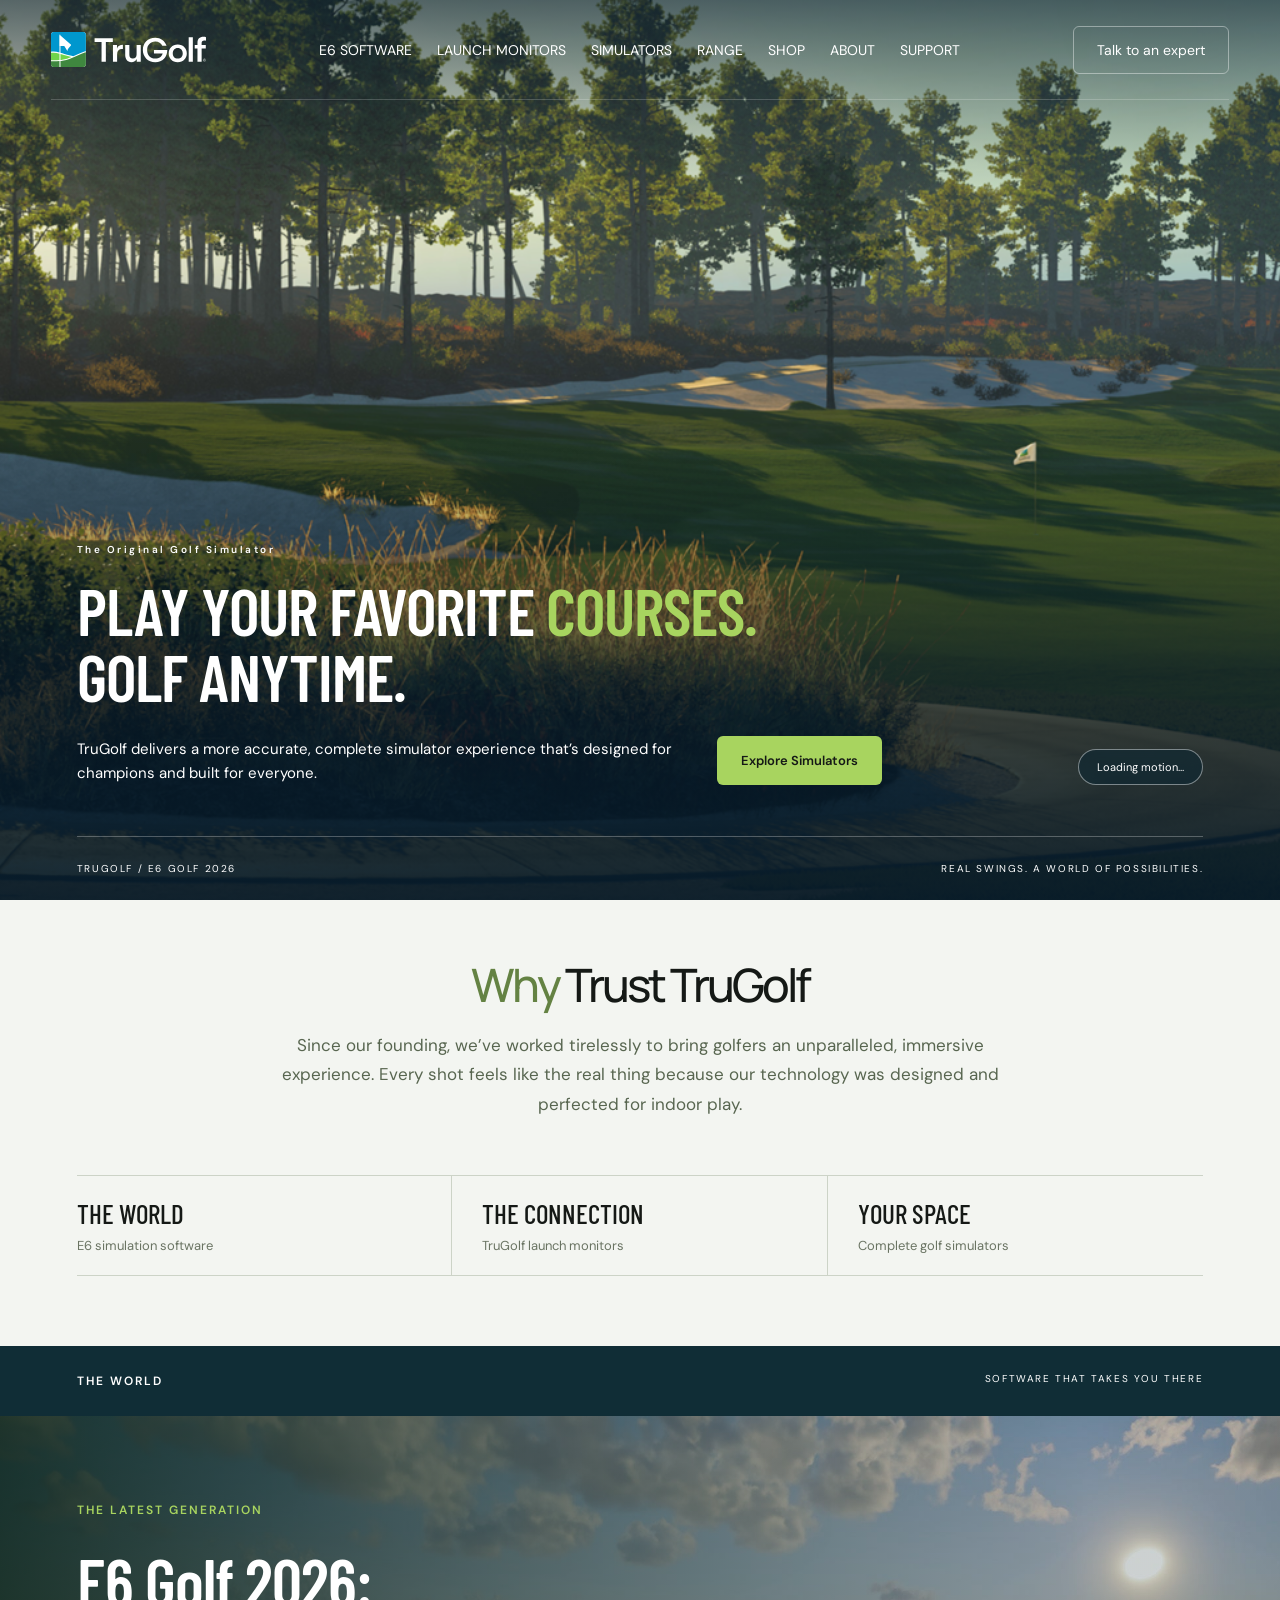
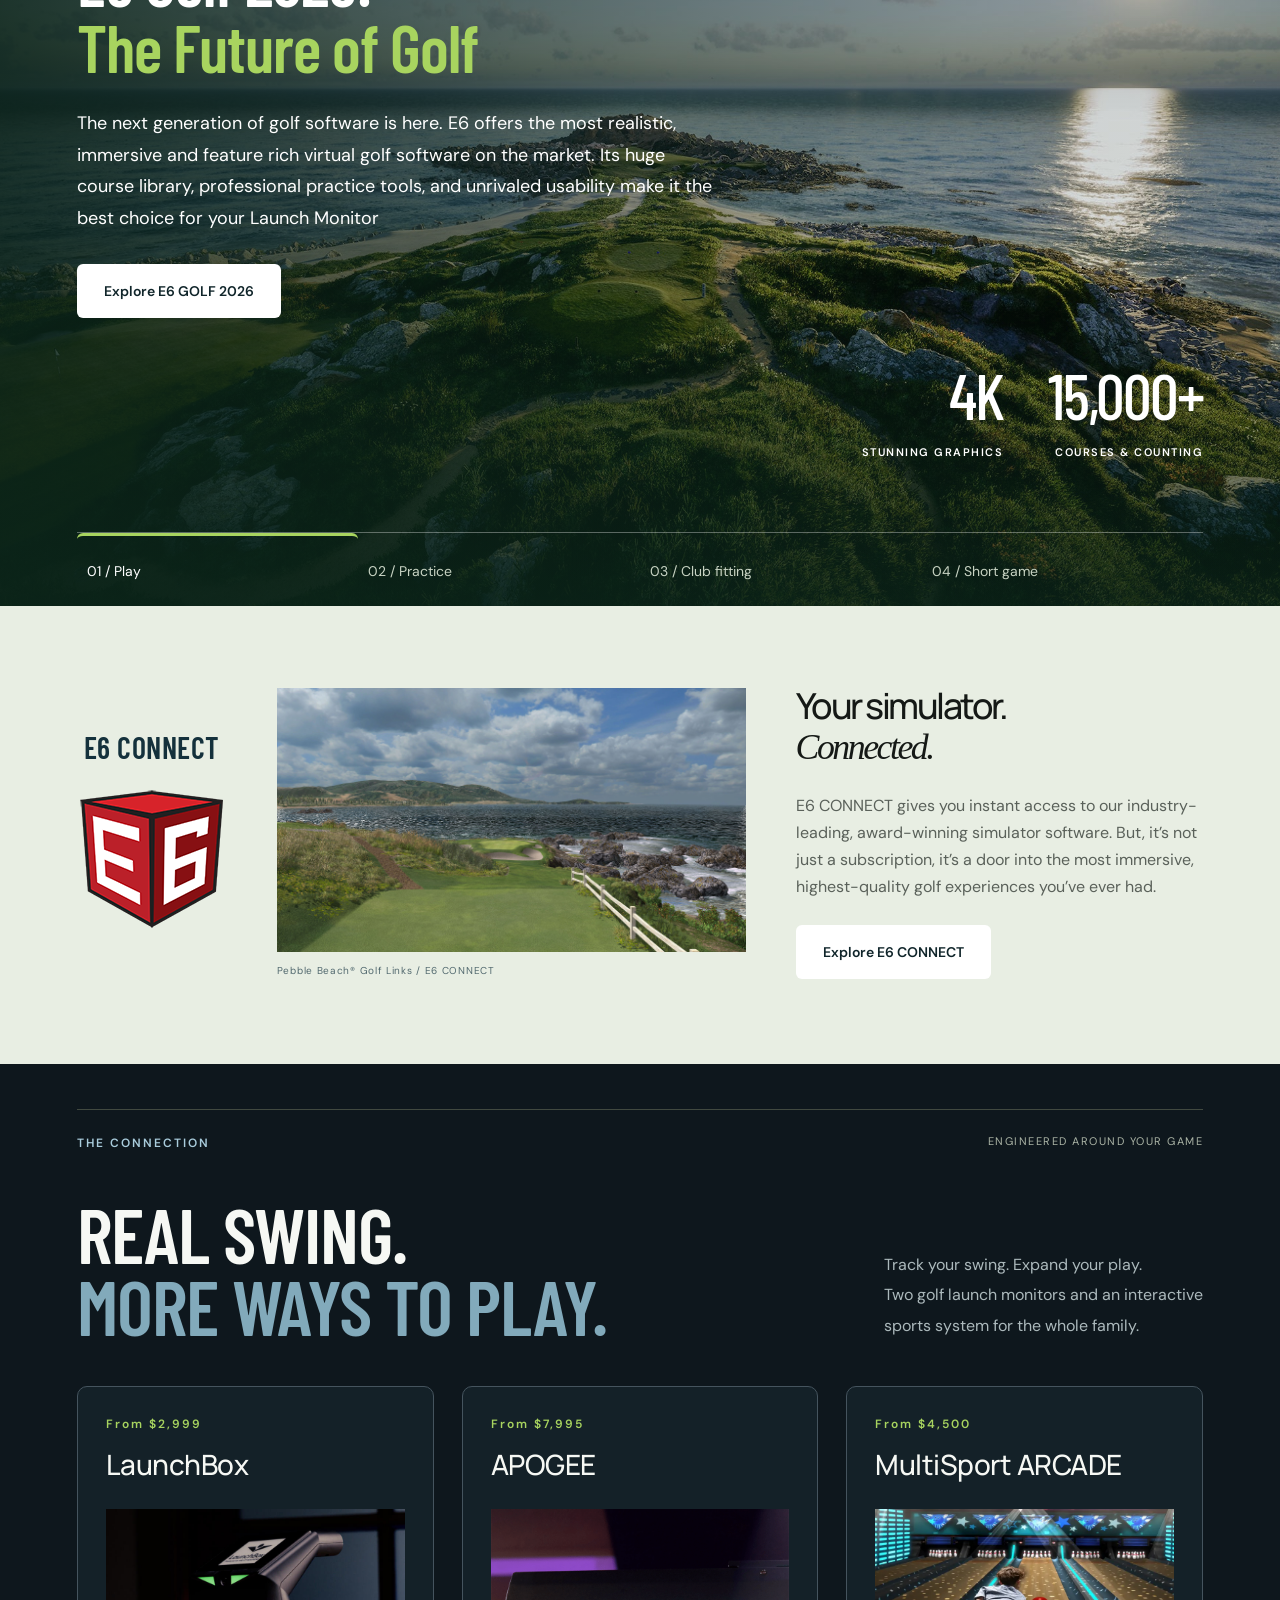
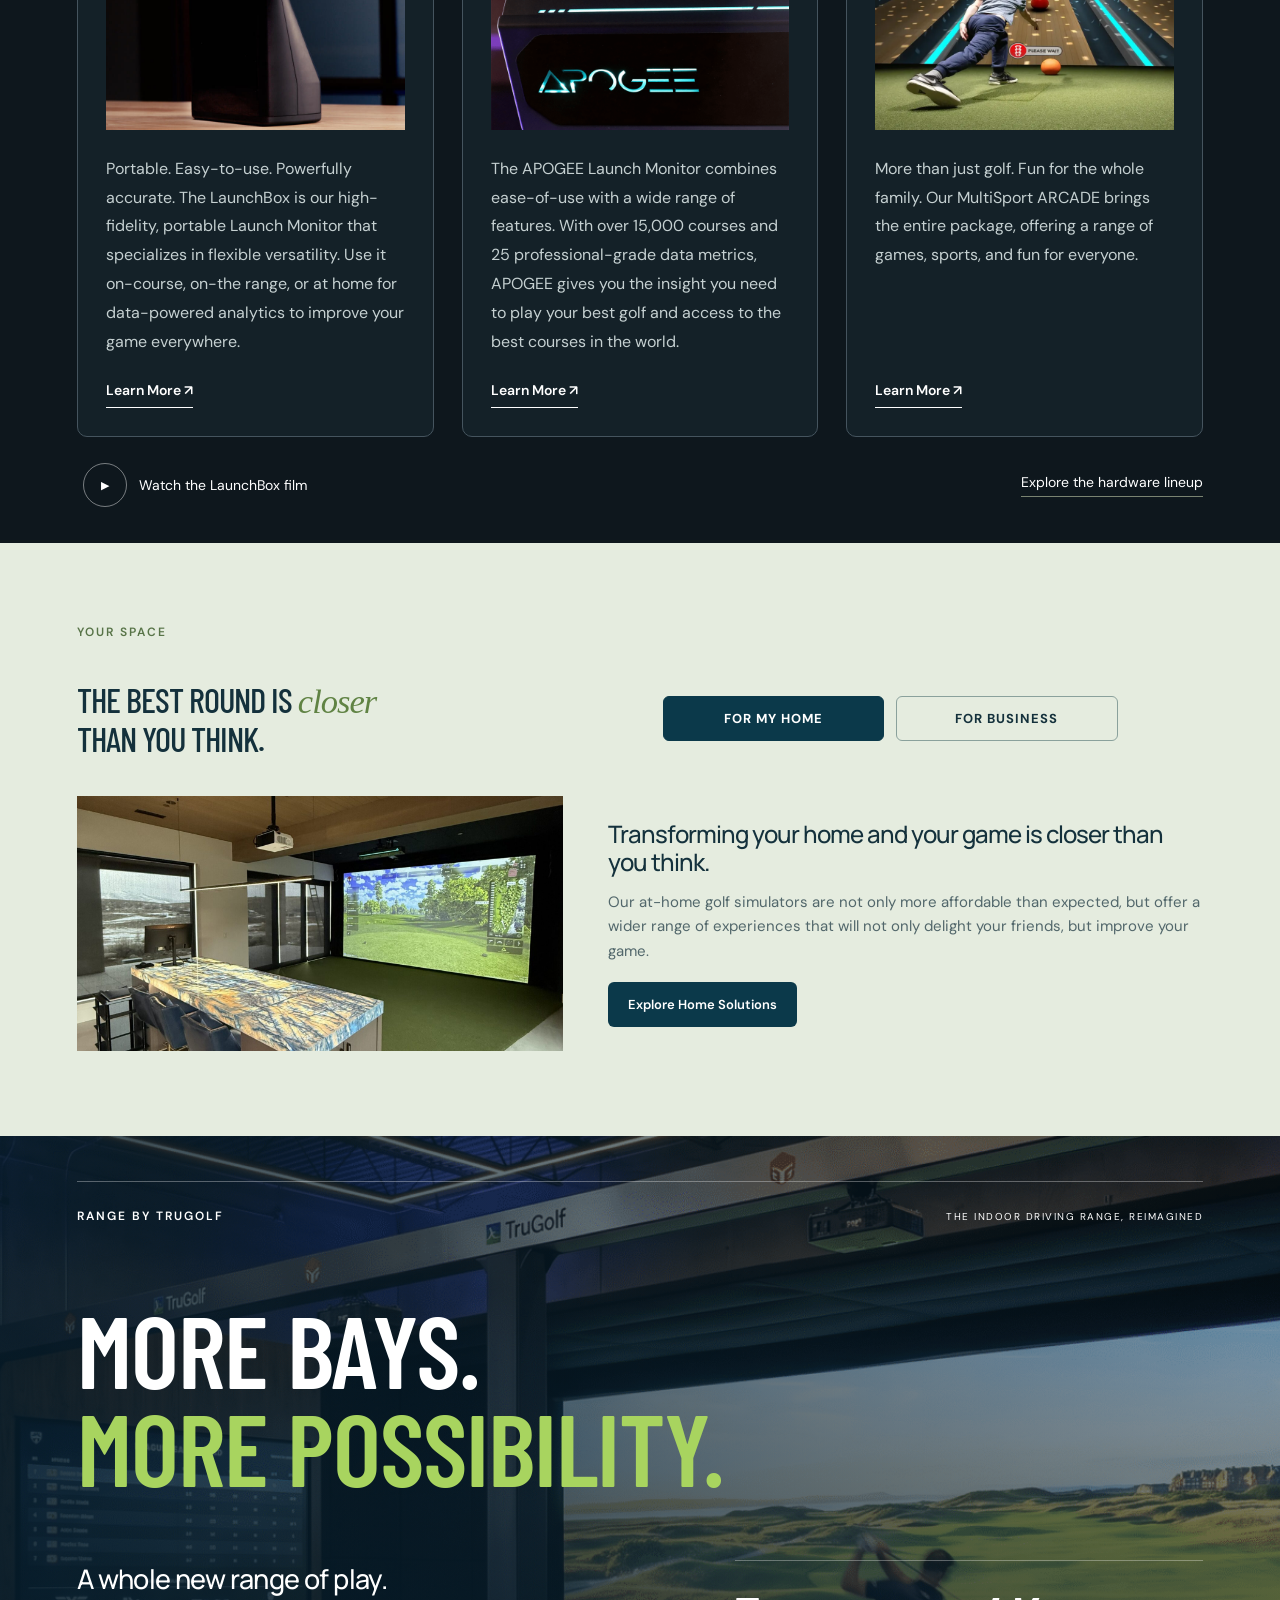
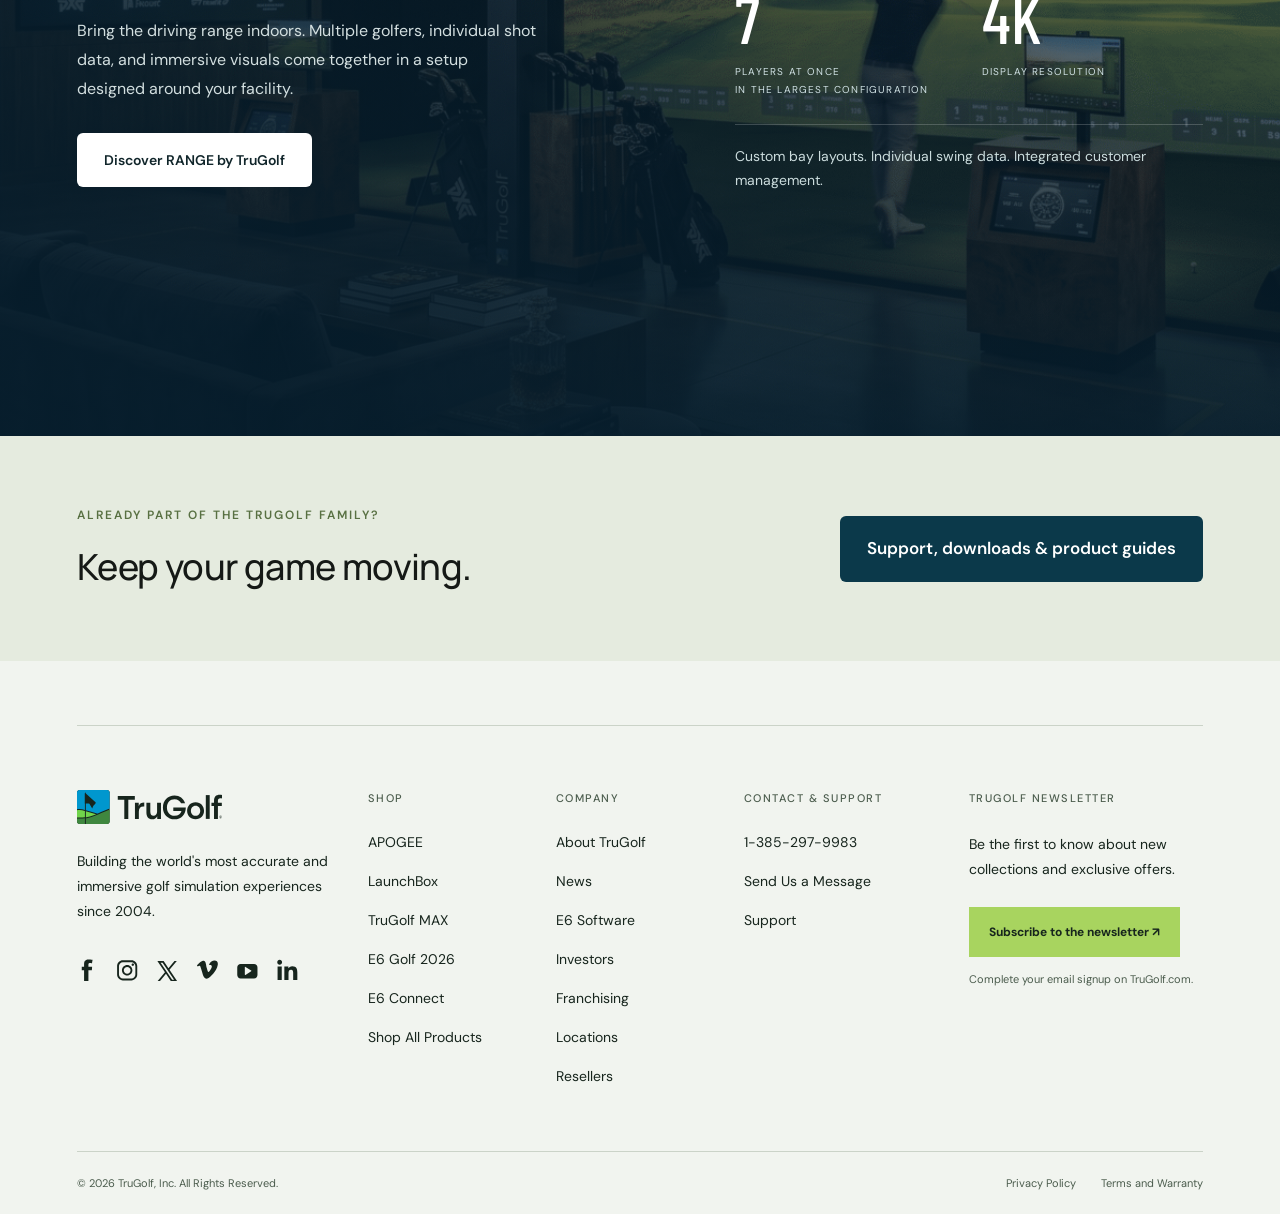
<file: index.html>
<!DOCTYPE html><html lang="en"><head><meta charset="UTF-8"><meta name="viewport" content="width=device-width,initial-scale=1"><title>TruGolf — Play your favorite courses. Golf anytime.</title><meta name="description" content="Discover E6 Golf 2026, E6 CONNECT, TruGolf launch monitors and simulator spaces."><link rel="icon" href="assets/logo.svg"><link rel="stylesheet" href="style.css"><link rel="stylesheet" href="premium.css?v=20261005-meet-e6-closing"><link rel="stylesheet" href="ui-corners.css?v=soft-corners"><link rel="stylesheet" href="footer-about.css"></head><body class="premium-home">
<header class="nav"><a class="brand" href="index.html" aria-label="TruGolf home"><img src="assets/logo.svg" alt="TruGolf"></a><nav aria-label="Main navigation"><a href="software.html" >E6 Software</a><a href="launch-monitors.html" >Launch monitors</a><a href="simulators.html" >Simulators</a><a href="range.html" >RANGE</a><a href="https://shop.trugolf.com/" target="_blank" rel="noopener">Shop</a><a href="about.html">About</a><a href="support.html" >Support</a></nav><a class="nav-cta" href="https://trugolf.com/contact/" target="_blank" rel="noopener">Talk to an expert</a><button class="menu" aria-label="Open menu" aria-expanded="false">Menu</button></header>
<main><div class="hero-scroll"><section class="hero"><img class="hero-image" src="assets/e6.png" alt="A course rendered in E6"><video id="hero-video" class="hero-video" autoplay muted playsinline loop preload="auto" poster="assets/e6.png" aria-hidden="true"><source media="(max-width: 700px)" src="assets/hero-mobile.mp4" type="video/mp4"><source src="https://trugolf.com/wp-content/uploads/2026/08/e6_by_trugolf_v1-1080p.mp4" type="video/mp4"></video><div class="hero-shade"></div><div class="hero-content"><p class="eyebrow">The Original Golf Simulator</p><h1>Play your favorite <span>courses.</span><br>Golf anytime.</h1><div class="hero-description"><p>TruGolf delivers a more accurate, complete simulator experience that’s designed for champions and built for everyone.</p><a class="button green" href="simulators.html">Explore Simulators</a></div></div><button id="video-toggle" class="video-toggle" aria-label="Play motion">Play motion</button><div class="hero-bottom"><span>TRUGOLF / E6 GOLF 2026</span><span>REAL SWINGS. A WORLD OF POSSIBILITIES.</span></div></section></div>
<section class="intro wrap trust-intro" id="intro"><h2><span>Why</span> Trust TruGolf</h2><p>Since our founding, we’ve worked tirelessly to bring golfers an unparalleled, immersive experience. Every shot feels like the real thing because our technology was designed and perfected for indoor play.</p></section>
<div class="system-strip"><a href="#software"><strong>THE WORLD</strong><small>E6 simulation software</small></a><a href="launch-monitors.html"><strong>THE CONNECTION</strong><small>TruGolf launch monitors</small></a><a href="#spaces"><strong>YOUR SPACE</strong><small>Complete golf simulators</small></a></div>
<section class="software" id="software"><div class="software-top wrap"><p class="eyebrow">THE WORLD</p><p class="section-meta">SOFTWARE THAT TAKES YOU THERE</p></div><div class="software-stage"><img id="feature-image" src="assets/e6-lofoten.webp" alt="Lofoten Links — official E6 course imagery"><div class="stage-shade"></div><div class="software-stage-copy"><p class="eyebrow">THE LATEST GENERATION</p><h2>E6 Golf 2026:<br><span>The Future of Golf</span></h2><p id="feature-description">The next generation of golf software is here. E6 offers the most realistic, immersive and feature rich virtual golf software on the market. Its huge course library, professional practice tools, and unrivaled usability make it the best choice for your Launch Monitor</p><a class="button white" href="e6-golf-2026.html">Explore E6 GOLF 2026</a></div><div class="software-stat"><div><strong>4K</strong><span>STUNNING GRAPHICS</span></div><div><strong>15,000+</strong><span>COURSES & COUNTING</span></div></div><div class="feature-controls" role="tablist" aria-label="Explore E6 Golf 2026"><button role="tab" aria-selected="true" data-feature="courses" aria-controls="feature-panel">01 / Play</button><button role="tab" aria-selected="false" data-feature="range" aria-controls="feature-panel">02 / Practice</button><button role="tab" aria-selected="false" data-feature="fitting" aria-controls="feature-panel">03 / Club fitting</button><button role="tab" aria-selected="false" data-feature="shortgame" aria-controls="feature-panel">04 / Short game</button></div><div id="feature-panel" class="sr-only" role="tabpanel">Explore 15,000+ courses and stunning 4K graphics in E6 Golf 2026.</div></div><div class="connect-showcase connect-with-course wrap" id="home-e6-connect"><div class="connect-wordmark"><h3 class="connect-logo-title">E6 CONNECT</h3><img class="connect-official-logo" src="assets/e6-connect-logo.png" alt="E6 CONNECT" width="150" height="150" loading="lazy"></div><figure class="connect-course-photo"><img src="assets/connect-pebble-beach.jpg" alt="Pebble Beach Golf Links seventh hole beside the ocean, rendered in E6 CONNECT" width="1920" height="1080" loading="lazy"><figcaption>Pebble Beach® Golf Links / E6 CONNECT</figcaption></figure><div class="connect-copy"><h2>Your simulator.<br><em>Connected.</em></h2><p>E6 CONNECT gives you instant access to our industry-leading, award-winning simulator software. But, it’s not just a subscription, it’s a door into the most immersive, highest-quality golf experiences you’ve ever had.</p><a class="button white" href="e6-connect.html">Explore E6 CONNECT</a></div></div></section>
<section class="hardware" id="hardware"><div class="wrap"><div class="section-heading"><p class="eyebrow">THE CONNECTION</p><span>ENGINEERED AROUND YOUR GAME</span></div><div class="hardware-heading"><h2>REAL SWING.<br><span>MORE WAYS TO PLAY.</span></h2><p>Track your swing. Expand your play.<br>Two golf launch monitors and an interactive<br>sports system for the whole family.</p></div></div><div class="product-grid official-hardware-cards"><article class="product"><header class="home-product-heading"><p class="eyebrow">From $2,999</p><h3>LaunchBox</h3></header><div class="product-image"><img src="assets/launchbox-home.jpg" alt="LaunchBox — official TruGolf product photograph" loading="lazy"></div><div class="product-info"><div><p>Portable. Easy-to-use. Powerfully accurate. The LaunchBox is our high-fidelity, portable Launch Monitor that specializes in flexible versatility. Use it on-course, on-the range, or at home for data-powered analytics to improve your game everywhere.</p><a class="text-link home-product-link" href="launch-monitors.html#launchbox">Learn More ↗</a></div></div></article><article class="product"><header class="home-product-heading"><p class="eyebrow">From $7,995</p><h3>APOGEE</h3></header><div class="product-image"><img src="assets/apogee.png" alt="APOGEE — official TruGolf product photograph" loading="lazy"></div><div class="product-info"><div><p>The APOGEE Launch Monitor combines ease-of-use with a wide range of features. With over 15,000 courses and 25 professional-grade data metrics, APOGEE  gives you the insight you need to play your best golf and access to the best courses in the world.</p><a class="text-link home-product-link" href="launch-monitors.html#apogee">Learn More ↗</a></div></div></article><article class="product" id="arcade"><header class="home-product-heading"><p class="eyebrow">From $4,500</p><h3>MultiSport ARCADE</h3></header><div class="product-image"><img src="assets/arcade.webp" alt="MultiSport ARCADE — official TruGolf product photograph" loading="lazy"></div><div class="product-info"><div><p>More than just golf. Fun for the whole family. Our MultiSport ARCADE brings the entire package, offering a range of games, sports, and fun for everyone.</p><a class="text-link home-product-link" href="multisport-arcade.html">Learn More ↗</a></div></div></article></div><div class="hardware-foot wrap"><button class="film" id="watch"><span class="play">▶</span> Watch the LaunchBox film</button><a href="launch-monitors.html">Explore the hardware lineup</a></div></section>
<section class="spaces live-solutions" id="spaces"><div class="space-content"><p class="eyebrow">YOUR SPACE</p><h2>THE BEST ROUND IS <em>closer</em><br>THAN YOU THINK.</h2><div class="space-details"><div class="tabs" role="tablist" aria-label="Simulator use"><button id="home-tab" role="tab" aria-selected="true" aria-controls="space-panel">For My Home</button><button id="business-tab" role="tab" aria-selected="false" aria-controls="space-panel">For Business</button></div><div class="space-solution-layout"><div class="space-photo"><img src="assets/home-simulator-room.jpg" alt="A custom TruGolf simulator installed in a home" loading="lazy" width="1600" height="840"></div><div id="space-panel" role="tabpanel" aria-labelledby="home-tab"><h3>Transforming your home and your game is closer than you think.</h3><p id="space-text">Our at-home golf simulators are not only more affordable than expected, but offer a wider range of experiences that will not only delight your friends, but improve your game.</p><a class="button white" id="space-link" href="for-my-home.html" target="_blank" rel="noopener">Explore Home Solutions</a></div></div></div></div></section>
<section class="range-showcase" id="range"><div class="range-backdrop"><img src="assets/range-facility.png" alt="TruGolf RANGE indoor driving range with multiple hitting bays" loading="lazy"></div><div class="range-shade"></div><div class="range-content wrap"><div class="range-top"><p class="eyebrow">RANGE BY TRUGOLF</p><span>THE INDOOR DRIVING RANGE, REIMAGINED</span></div><h2>MORE BAYS.<br><span>MORE POSSIBILITY.</span></h2><div class="range-bottom"><div class="range-description"><h3>A whole new range of play.</h3><p>Bring the driving range indoors. Multiple golfers, individual shot data, and immersive visuals come together in a setup designed around your facility.</p><a class="button white" href="range.html">Discover RANGE by TruGolf</a></div><div class="range-facts"><div><strong>7</strong><span>PLAYERS AT ONCE<br>IN THE LARGEST CONFIGURATION</span></div><div><strong>4K</strong><span>DISPLAY RESOLUTION</span></div><p>Custom bay layouts. Individual swing data. Integrated customer management.</p></div></div></div></section>
<section class="support-ribbon wrap"><div><p class="eyebrow dark">ALREADY PART OF THE TRUGOLF FAMILY?</p><h3>Keep your game moving.</h3></div><a href="support.html">Support, downloads & product guides</a></section></main>
<footer class="site-footer wrap"><div class="site-footer-grid"><div class="footer-brand"><a class="brand" href="index.html"><img src="assets/logo-dark.svg" alt="TruGolf"></a><p>Building the world's most accurate and immersive golf simulation experiences since 2004.</p><ul class="footer-social-links">
                                                    <li><a href="https://www.facebook.com/TruGolfSimulators/" target="_blank" rel="noopener"><span aria-hidden="true"><svg aria-labelledby="facebook-logo" xmlns="http://www.w3.org/2000/svg" width="12" height="22" viewBox="0 0 12 22" fill="none">
    <title id="facebook-logo">Facebook</title>
    <path fill-rule="evenodd" clip-rule="evenodd" d="M0.265137 7.84449H2.57998V5.58343C2.57998 4.58547 2.60486 3.04725 3.32525 2.09431C4.08484 1.08571 5.12686 0.400391 6.91976 0.400391C9.84052 0.400391 11.0704 0.818711 11.0704 0.818711L10.4912 4.2672C10.4912 4.2672 9.52699 3.98581 8.6268 3.98581C7.726 3.98581 6.91976 4.31034 6.91976 5.21514V7.84449H10.6119L10.3544 11.2123H6.91976V22.9109H2.57998V11.2123H0.265137V7.84449Z" fill="white"/>
</svg>
</span><span class="sr-only">facebook</span></a></li>
                                                    <li><a href="https://www.instagram.com/trugolfsim/?hl=en" target="_blank" rel="noopener"><span aria-hidden="true"><svg aria-labelledby="instagram-logo" xmlns="http://www.w3.org/2000/svg" width="24" height="24" viewBox="0 0 24 23" fill="none">
    <title id="instagram-logo">Instagram</title>
    <path fill-rule="evenodd" clip-rule="evenodd" d="M5.64415 11.9004C5.64415 15.2031 8.32148 17.8804 11.6241 17.8804C14.9268 17.8804 17.6041 15.2031 17.6041 11.9004C17.6041 8.59773 14.9268 5.92039 11.6241 5.92039C8.32148 5.92039 5.64415 8.59773 5.64415 11.9004ZM15.5006 11.9004C15.5006 14.0413 13.7651 15.7769 11.6241 15.7769C9.48322 15.7769 7.74766 14.0413 7.74766 11.9004C7.74766 9.75947 9.48322 8.02391 11.6241 8.02391C13.7651 8.02391 15.5006 9.75947 15.5006 11.9004Z" fill="white"/>
    <path fill-rule="evenodd" clip-rule="evenodd" d="M6.72619 0.400391C3.07966 0.400391 0.124146 3.37182 0.124146 7.03759V16.7632C0.124146 20.4285 3.08013 23.4004 6.72619 23.4004H16.5221C20.1686 23.4004 23.1241 20.429 23.1241 16.7632V7.03759C23.1241 3.37229 20.1682 0.400391 16.5221 0.400391H6.72619ZM2.25378 16.7632V7.03759C2.25378 4.55421 4.25586 2.54135 6.72619 2.54135H16.5221C18.992 2.54135 20.9945 4.55468 20.9945 7.03759V16.7632C20.9945 19.2466 18.9924 21.2594 16.5221 21.2594H6.72619C4.25632 21.2594 2.25378 19.2461 2.25378 16.7632Z" fill="white"/>
    <path d="M19.4441 5.46039C19.4441 6.22254 18.8263 6.84039 18.0641 6.84039C17.302 6.84039 16.6841 6.22254 16.6841 5.46039C16.6841 4.69824 17.302 4.08039 18.0641 4.08039C18.8263 4.08039 19.4441 4.69824 19.4441 5.46039Z" fill="white"/>
</svg>
</span><span class="sr-only">instagram</span></a></li>
                                                    <li><a href="https://twitter.com/TruGolfSim" target="_blank" rel="noopener"><span aria-hidden="true"><svg aria-labelledby="x-logo" xmlns="http://www.w3.org/2000/svg" width="20" height="22" viewBox="0 0 20 18" fill="none">
    <title id="x-logo">X</title>
    <path fill-rule="evenodd" clip-rule="evenodd" d="M6.33525 0.400391H0.332792L7.5697 11.1969L0.265137 19.9004H2.51792L8.56988 12.689L13.4038 19.9004H19.4062L11.9072 8.71243L18.8828 0.400391H16.6301L10.9066 7.22034L6.33525 0.400391ZM14.422 18.2218L3.45097 2.13509H5.30329L16.2743 18.2218H14.422Z" fill="white"/>
</svg>
</span><span class="sr-only">x</span></a></li>
                                                    <li><a href="https://vimeo.com/trugolfsimulators" target="_blank" rel="noopener"><span aria-hidden="true"><svg aria-labelledby="vimeo-logo" xmlns="http://www.w3.org/2000/svg" width="21" height="19" viewBox="0 0 21 19" fill="none">
    <title id="vimeo-logo">Vimeo</title>
    <path d="M0.101951 4.69491C0.0359957 4.77622 0 4.87772 0 4.98241C0 5.08711 0.0359957 5.18861 0.101951 5.26992L0.467031 5.74452C0.536262 5.83699 0.638589 5.89908 0.752578 5.9178C0.866566 5.93651 0.983375 5.9104 1.07854 5.84492C1.62616 5.47984 2.65751 4.93222 3.07735 5.39769C3.66148 6.09134 5.89759 14.4608 6.64601 16.0033C7.30315 17.3541 9.10117 19.1429 11.0726 17.8287C13.044 16.5144 19.5424 10.9743 20.7381 4.3846C21.8424 -1.80351 13.8746 -0.972949 12.1405 3.95563C12.113 4.03645 12.1078 4.1232 12.1254 4.20673C12.1431 4.29025 12.183 4.36747 12.2409 4.43023C12.3014 4.48883 12.3762 4.53061 12.4578 4.55142C12.5395 4.57223 12.6251 4.57136 12.7063 4.54888C14.5317 3.97388 15.4444 5.78103 14.3492 7.79809C13.1536 10.0616 12.0036 11.5858 11.4194 11.5858C10.8353 11.5858 10.4155 10.0616 9.71267 7.36912C9.0099 4.67666 9.01902 -0.388821 6.14402 0.177053C3.85315 0.624275 0.950761 3.72745 0.101951 4.69491Z" fill="white"/>
</svg>
</span><span class="sr-only">vimeo</span></a></li>
                                                    <li><a href="https://www.youtube.com/user/trugolf" target="_blank" rel="noopener"><span aria-hidden="true"><svg aria-labelledby="youtube-logo" xmlns="http://www.w3.org/2000/svg" width="27" height="24" viewBox="0 0 27 16" fill="none">
    <title id="youtube-logo">YouTube</title>
    <path d="M22.0508 0.400391H4.58743C3.46062 0.41717 2.38468 0.872255 1.58782 1.66911C0.790956 2.46597 0.335871 3.54192 0.319092 4.66872L0.319092 14.5487C0.335871 15.6755 0.790956 16.7515 1.58782 17.5483C2.38468 18.3452 3.46062 18.8003 4.58743 18.8171H22.0508C23.1776 18.8003 24.2535 18.3452 25.0504 17.5483C25.8472 16.7515 26.3023 15.6755 26.3191 14.5487V4.66872C26.3023 3.54192 25.8472 2.46597 25.0504 1.66911C24.2535 0.872255 23.1776 0.41717 22.0508 0.400391ZM18.2374 9.60872L10.9033 14.3321C10.8175 14.3915 10.715 14.4219 10.6108 14.4187C10.52 14.4192 10.4306 14.3968 10.3508 14.3537C10.266 14.3061 10.1954 14.2369 10.1459 14.1532C10.0965 14.0695 10.07 13.9743 10.0691 13.8771V4.49539C10.07 4.39818 10.0965 4.30292 10.1459 4.21923C10.1954 4.13554 10.266 4.06637 10.3508 4.01872C10.434 3.96801 10.5296 3.94118 10.627 3.94118C10.7245 3.94118 10.82 3.96801 10.9033 4.01872L18.2374 8.70956C18.3134 8.75866 18.376 8.82603 18.4192 8.90551C18.4625 8.985 18.4852 9.07405 18.4852 9.16456C18.4852 9.25506 18.4625 9.34412 18.4192 9.4236C18.376 9.50308 18.3134 9.57045 18.2374 9.61956V9.60872Z" fill="white"/>
</svg>
</span><span class="sr-only">youtube</span></a></li>
                                                    <li><a href="https://www.linkedin.com/company/trugolf" target="_blank" rel="noopener"><span aria-hidden="true"><svg aria-labelledby="linkedin-logo" xmlns="http://www.w3.org/2000/svg" width="23" height="23" viewBox="0 0 23 23" fill="none">
    <title id="linkedin-logo">LinkedIn</title>
    <path d="M5.19017 22.4004H0.628935V7.71225H5.19017V22.4004ZM2.9068 5.70868C1.44846 5.70868 0.265137 4.50025 0.265137 3.04196C0.265137 2.34137 0.543454 1.66948 1.03886 1.17409C1.53427 0.678698 2.20619 0.400391 2.9068 0.400391C3.60742 0.400391 4.27933 0.678698 4.77474 1.17409C5.27015 1.66948 5.54847 2.34137 5.54847 3.04196C5.54847 4.50025 4.36514 5.70868 2.9068 5.70868ZM22.2612 22.4004H17.7102V15.2504C17.7102 13.5462 17.6756 11.3611 15.3388 11.3611C12.9674 11.3611 12.6036 13.2122 12.6036 15.1278V22.4004H8.04713V7.71225H12.4214V9.71582H12.485C13.094 8.5616 14.5814 7.34375 16.8003 7.34375C21.4165 7.34375 22.2651 10.3837 22.2651 14.3319V22.4004H22.2612Z" fill="white"/>
</svg>
</span><span class="sr-only">linkedin</span></a></li>
                                            </ul></div><div class="footer-column"><h2>Shop</h2><a href="https://shop.trugolf.com/products/apogee-by-trugolf" target="_blank" rel="noopener">APOGEE</a><a href="https://shop.trugolf.com/products/launchbox-by-trugolf" target="_blank" rel="noopener">LaunchBox</a><a href="https://shop.trugolf.com/products/trugolf-max" target="_blank" rel="noopener">TruGolf MAX</a><a href="https://shop.trugolf.com/pages/e6-by-trugolf" target="_blank" rel="noopener">E6 Golf 2026</a><a href="https://portal.e6golf.com/shop/connect/trugolf" target="_blank" rel="noopener">E6 Connect</a><a href="https://shop.trugolf.com/" target="_blank" rel="noopener">Shop All Products</a></div><div class="footer-column"><h2>Company</h2><a href="about.html">About TruGolf</a><a href="https://trugolf.com/news/" target="_blank" rel="noopener">News</a><a href="software.html">E6 Software</a><a href="https://ir.trugolf.com/" target="_blank" rel="noopener">Investors</a><a href="https://franchise.trugolflinks.com/" target="_blank" rel="noopener">Franchising</a><a href="https://trugolflinks.com/" target="_blank" rel="noopener">Locations</a><a href="https://trugolf.com/resellers/" target="_blank" rel="noopener">Resellers</a></div><div class="footer-column"><h2>Contact &amp; Support</h2><a href="tel:+13852979983">1-385-297-9983</a><a href="support.html#contact-us">Send Us a Message</a><a href="support.html">Support</a></div><div class="footer-newsletter"><h2>TruGolf Newsletter</h2><p>Be the first to know about new collections and exclusive offers.</p><a href="https://trugolf.com/#gform_wrapper_1" target="_blank" rel="noopener">Subscribe to the newsletter ↗</a><small>Complete your email signup on TruGolf.com.</small></div></div><div class="site-footer-bottom"><span>© 2026 TruGolf, Inc. All Rights Reserved.</span><div><a href="https://trugolf.com/privacy-policy/" target="_blank" rel="noopener">Privacy Policy</a><a href="https://trugolf.com/terms-and-warranty/" target="_blank" rel="noopener">Terms and Warranty</a></div></div></footer><dialog id="film-dialog"><button class="close" aria-label="Close video">✕</button><iframe title="LaunchBox overview" src="about:blank" allow="autoplay; encrypted-media; picture-in-picture" allowfullscreen></iframe></dialog><dialog id="product-dialog"><button class="close" aria-label="Close product details">✕</button><p class="eyebrow dark" id="detail-label"></p><h2 id="detail-title"></h2><p id="detail-copy"></p><a class="button black" id="detail-link" target="_blank" rel="noopener">View product details</a></dialog><script src="app.js?v=20261005-home-room-v2"></script><script src="hero.js?v=20261016-mobile-optimized"></script><script src="premium.js?v=20261016-full-screenshots"></script></body></html>
</file>
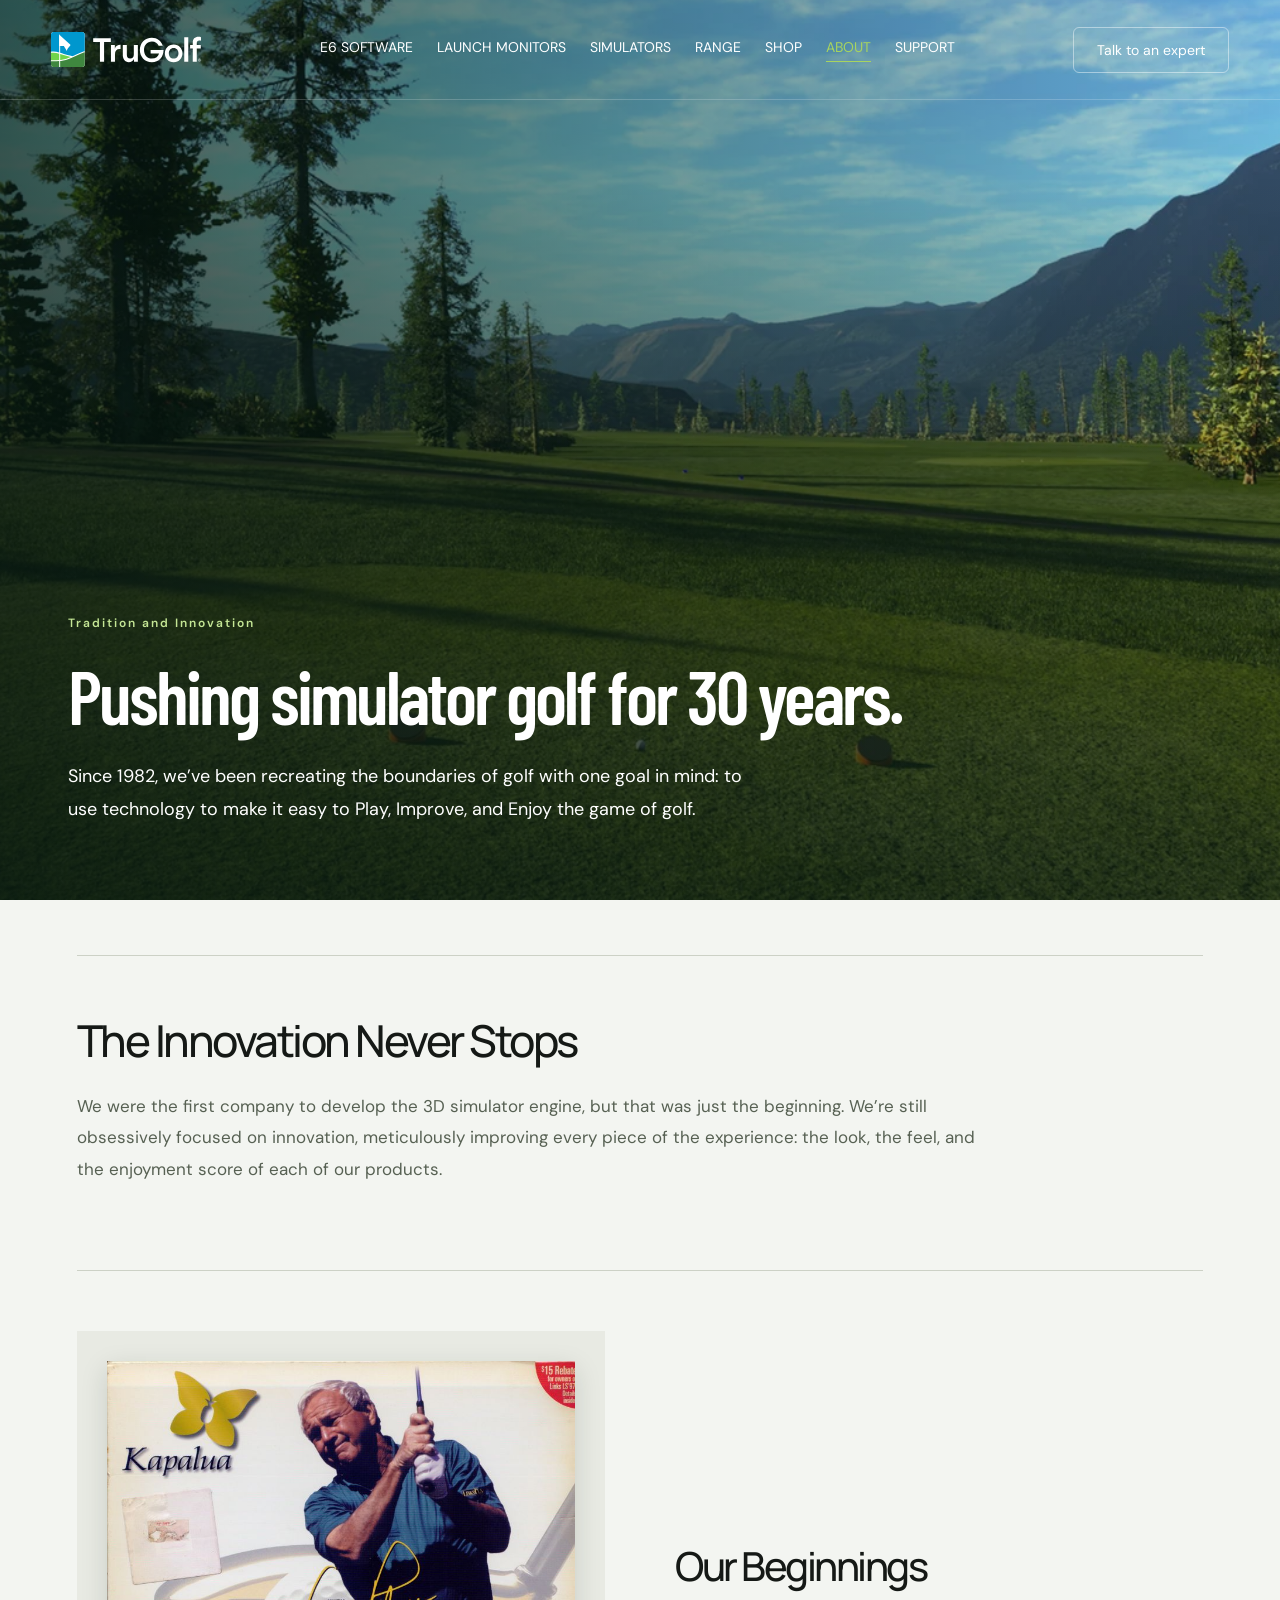
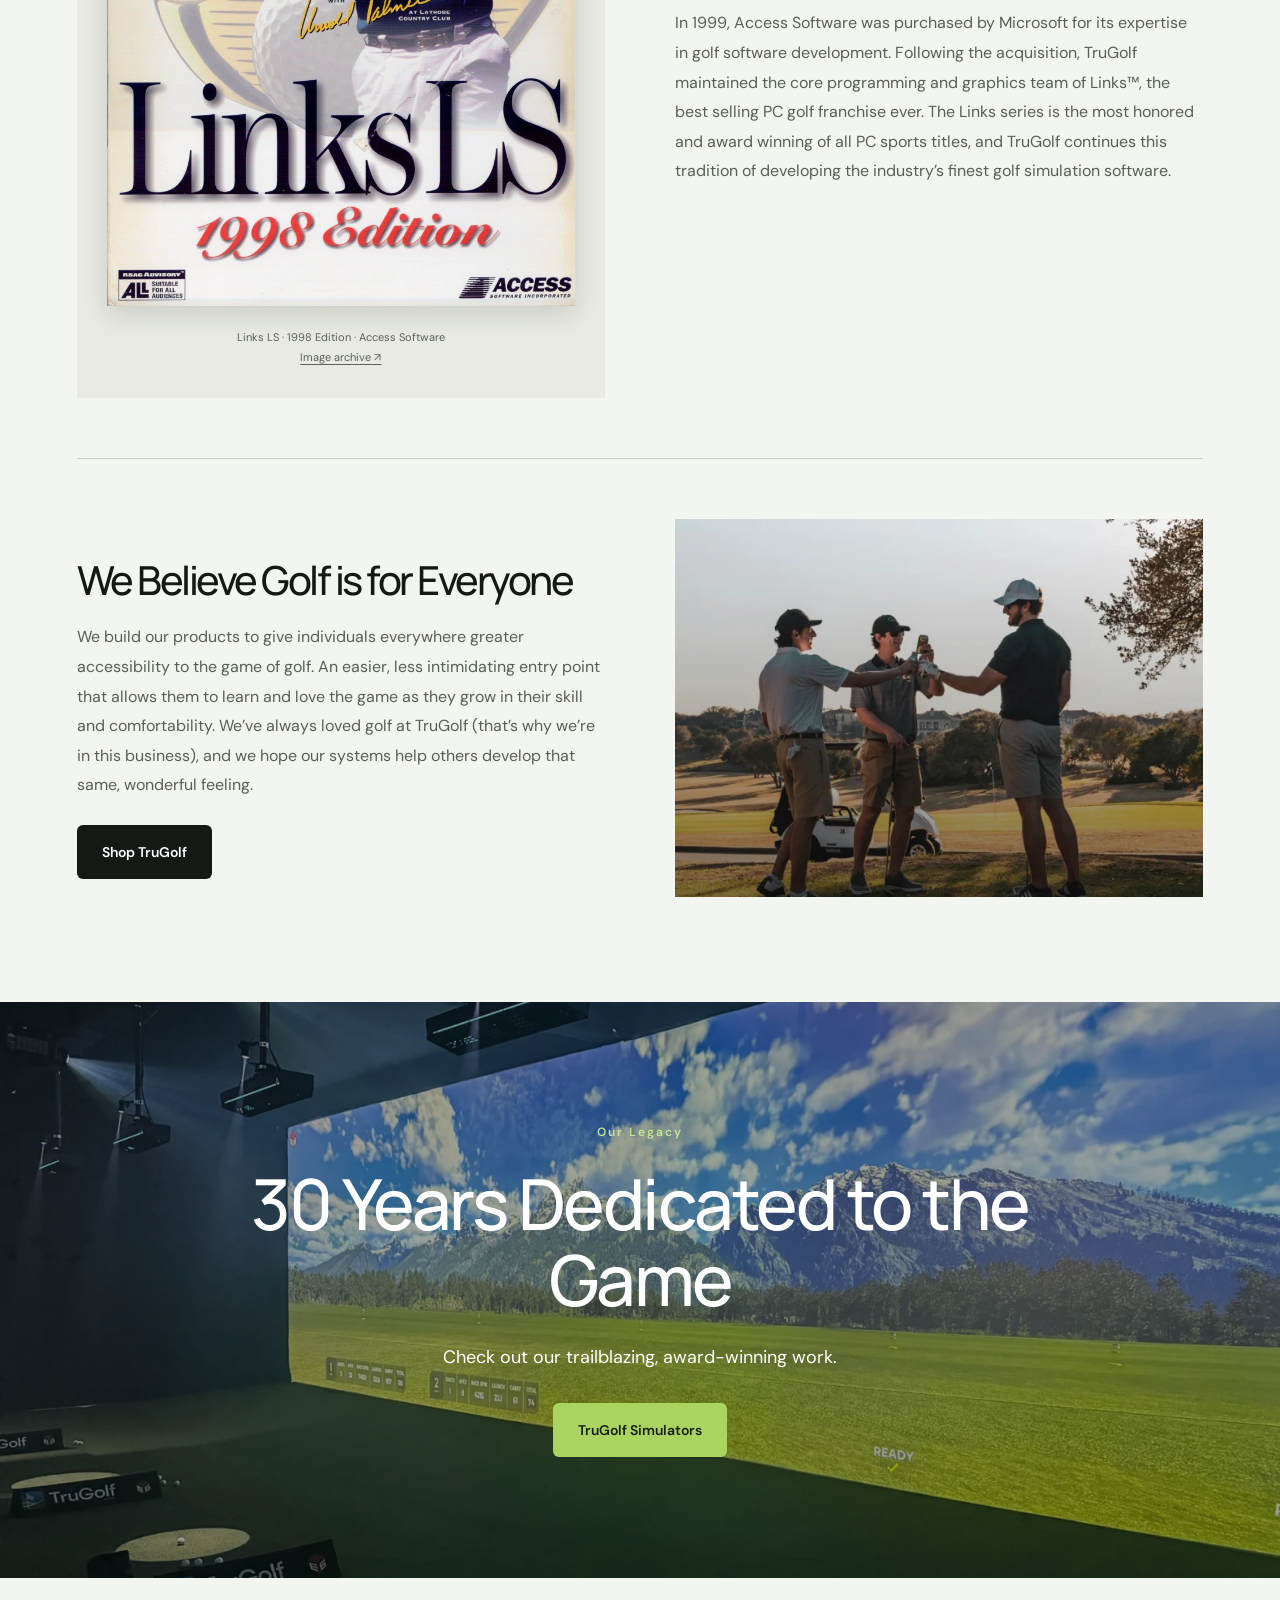
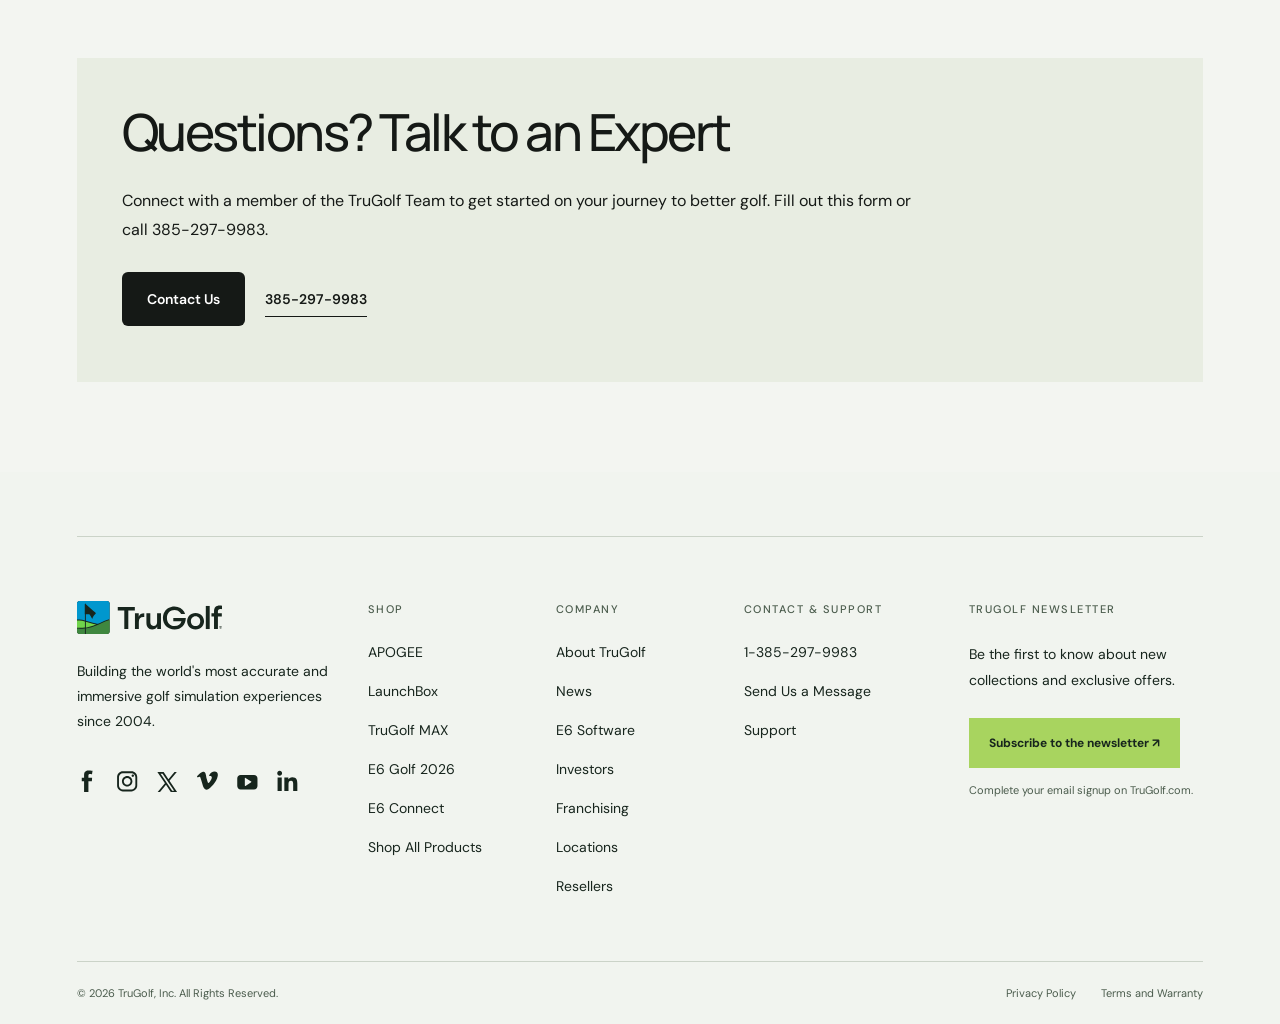
<file: about.html>
<!DOCTYPE html><html lang="en"><head><meta charset="UTF-8"><meta name="viewport" content="width=device-width, initial-scale=1"><title>About Us | TruGolf</title><meta name="description" content="Discover TruGolf’s roots in golf simulation software and our commitment to making the game accessible to everyone."><link rel="stylesheet" href="style.css"><link rel="stylesheet" href="support.css"><link rel="stylesheet" href="premium.css"><link rel="stylesheet" href="pages.css"><link rel="icon" href="assets/logo.svg"><link rel="stylesheet" href="ui-corners.css?v=soft-corners"><link rel="stylesheet" href="footer-about.css"></head><body class="detail-page about-page">
<header class="nav"><a class="brand" href="index.html" aria-label="TruGolf home"><img src="assets/logo.svg" alt="TruGolf"></a><nav aria-label="Main navigation"><a href="software.html" >E6 Software</a><a href="launch-monitors.html" >Launch monitors</a><a href="simulators.html" >Simulators</a><a href="range.html" >RANGE</a><a href="https://shop.trugolf.com/" target="_blank" rel="noopener">Shop</a><a href="about.html" aria-current="page">About</a><a href="support.html">Support</a></nav><a class="nav-cta" href="https://trugolf.com/contact/" target="_blank" rel="noopener">Talk to an expert</a><button class="menu" aria-label="Open menu" aria-expanded="false">Menu</button></header>
<main class="about-main wrap"><section class="about-hero about-photo-hero"><img class="about-hero-photo" src="assets/about-mount-shi.webp" alt="Mount Si golf course, featured on TruGolf’s official About page" fetchpriority="high"><div class="about-hero-copy"><p class="eyebrow dark">Tradition and Innovation</p><h1>Pushing simulator golf for <span>30 years.</span></h1><p>Since 1982, we’ve been recreating the boundaries of golf with one goal in mind: to use technology to make it easy to Play, Improve, and Enjoy the game of golf.</p></div></section><section class="about-official-copy"><h2>The Innovation Never Stops</h2><p>We were the first company to develop the 3D simulator engine, but that was just the beginning. We’re still obsessively focused on innovation, meticulously improving every piece of the experience: the look, the feel, and the enjoyment score of each of our products.</p></section><section class="about-story"><figure class="about-history-image"><img src="assets/links-ls-1998-cover.jpg" alt="Original Links LS 1998 Edition box cover featuring Arnold Palmer and Access Software branding" width="800" height="932" loading="lazy"><figcaption>Links LS · 1998 Edition · Access Software <a href="https://gamesdb.launchbox-app.com/games/details/30909-links-ls-1998-edition" target="_blank" rel="noopener">Image archive ↗</a></figcaption></figure><div><h2>Our Beginnings</h2><p>In 1999, Access Software was purchased by Microsoft for its expertise in golf software development. Following the acquisition, TruGolf maintained the core programming and graphics team of Links™, the best selling PC golf franchise ever. The Links series is the most honored and award winning of all PC sports titles, and TruGolf continues this tradition of developing the industry’s finest golf simulation software.</p></div></section><section class="about-story about-everyone"><div><h2>We Believe Golf is for Everyone</h2><p>We build our products to give individuals everywhere greater accessibility to the game of golf. An easier, less intimidating entry point that allows them to learn and love the game as they grow in their skill and comfortability. We’ve always loved golf at TruGolf (that’s why we’re in this business), and we hope our systems help others develop that same, wonderful feeling.</p><a class="button black" href="https://shop.trugolf.com/" target="_blank" rel="noopener">Shop TruGolf</a></div><img src="assets/about-golf-for-everyone.webp" alt="Golf simulation featured in TruGolf’s Golf for Everyone section" loading="lazy" width="650" height="465"></section><section class="about-legacy-photo"><img src="assets/about-legacy-range.webp" alt="TruGolf RANGE indoor golf facility" loading="lazy" width="1600" height="720"><div class="about-legacy-copy"><p class="eyebrow dark">Our Legacy</p><h2>30 Years Dedicated to the Game</h2><p>Check out our trailblazing, award-winning work.</p><a class="button black" href="simulators.html">TruGolf Simulators</a></div></section><section class="about-cta"><h2>Questions? Talk to an Expert</h2><p>Connect with a member of the TruGolf Team to get started on your journey to better golf. Fill out this form or call 385-297-9983.</p><a class="button black" href="https://trugolf.com/contact/" target="_blank" rel="noopener">Contact Us</a><a class="text-link about-phone" href="tel:+13852979983">385-297-9983</a></section></main><footer class="site-footer wrap"><div class="site-footer-grid"><div class="footer-brand"><a class="brand" href="index.html"><img src="assets/logo-dark.svg" alt="TruGolf"></a><p>Building the world's most accurate and immersive golf simulation experiences since 2004.</p><ul class="footer-social-links">
                                                    <li><a href="https://www.facebook.com/TruGolfSimulators/" target="_blank" rel="noopener"><span aria-hidden="true"><svg aria-labelledby="facebook-logo" xmlns="http://www.w3.org/2000/svg" width="12" height="22" viewBox="0 0 12 22" fill="none">
    <title id="facebook-logo">Facebook</title>
    <path fill-rule="evenodd" clip-rule="evenodd" d="M0.265137 7.84449H2.57998V5.58343C2.57998 4.58547 2.60486 3.04725 3.32525 2.09431C4.08484 1.08571 5.12686 0.400391 6.91976 0.400391C9.84052 0.400391 11.0704 0.818711 11.0704 0.818711L10.4912 4.2672C10.4912 4.2672 9.52699 3.98581 8.6268 3.98581C7.726 3.98581 6.91976 4.31034 6.91976 5.21514V7.84449H10.6119L10.3544 11.2123H6.91976V22.9109H2.57998V11.2123H0.265137V7.84449Z" fill="white"/>
</svg>
</span><span class="sr-only">facebook</span></a></li>
                                                    <li><a href="https://www.instagram.com/trugolfsim/?hl=en" target="_blank" rel="noopener"><span aria-hidden="true"><svg aria-labelledby="instagram-logo" xmlns="http://www.w3.org/2000/svg" width="24" height="24" viewBox="0 0 24 23" fill="none">
    <title id="instagram-logo">Instagram</title>
    <path fill-rule="evenodd" clip-rule="evenodd" d="M5.64415 11.9004C5.64415 15.2031 8.32148 17.8804 11.6241 17.8804C14.9268 17.8804 17.6041 15.2031 17.6041 11.9004C17.6041 8.59773 14.9268 5.92039 11.6241 5.92039C8.32148 5.92039 5.64415 8.59773 5.64415 11.9004ZM15.5006 11.9004C15.5006 14.0413 13.7651 15.7769 11.6241 15.7769C9.48322 15.7769 7.74766 14.0413 7.74766 11.9004C7.74766 9.75947 9.48322 8.02391 11.6241 8.02391C13.7651 8.02391 15.5006 9.75947 15.5006 11.9004Z" fill="white"/>
    <path fill-rule="evenodd" clip-rule="evenodd" d="M6.72619 0.400391C3.07966 0.400391 0.124146 3.37182 0.124146 7.03759V16.7632C0.124146 20.4285 3.08013 23.4004 6.72619 23.4004H16.5221C20.1686 23.4004 23.1241 20.429 23.1241 16.7632V7.03759C23.1241 3.37229 20.1682 0.400391 16.5221 0.400391H6.72619ZM2.25378 16.7632V7.03759C2.25378 4.55421 4.25586 2.54135 6.72619 2.54135H16.5221C18.992 2.54135 20.9945 4.55468 20.9945 7.03759V16.7632C20.9945 19.2466 18.9924 21.2594 16.5221 21.2594H6.72619C4.25632 21.2594 2.25378 19.2461 2.25378 16.7632Z" fill="white"/>
    <path d="M19.4441 5.46039C19.4441 6.22254 18.8263 6.84039 18.0641 6.84039C17.302 6.84039 16.6841 6.22254 16.6841 5.46039C16.6841 4.69824 17.302 4.08039 18.0641 4.08039C18.8263 4.08039 19.4441 4.69824 19.4441 5.46039Z" fill="white"/>
</svg>
</span><span class="sr-only">instagram</span></a></li>
                                                    <li><a href="https://twitter.com/TruGolfSim" target="_blank" rel="noopener"><span aria-hidden="true"><svg aria-labelledby="x-logo" xmlns="http://www.w3.org/2000/svg" width="20" height="22" viewBox="0 0 20 18" fill="none">
    <title id="x-logo">X</title>
    <path fill-rule="evenodd" clip-rule="evenodd" d="M6.33525 0.400391H0.332792L7.5697 11.1969L0.265137 19.9004H2.51792L8.56988 12.689L13.4038 19.9004H19.4062L11.9072 8.71243L18.8828 0.400391H16.6301L10.9066 7.22034L6.33525 0.400391ZM14.422 18.2218L3.45097 2.13509H5.30329L16.2743 18.2218H14.422Z" fill="white"/>
</svg>
</span><span class="sr-only">x</span></a></li>
                                                    <li><a href="https://vimeo.com/trugolfsimulators" target="_blank" rel="noopener"><span aria-hidden="true"><svg aria-labelledby="vimeo-logo" xmlns="http://www.w3.org/2000/svg" width="21" height="19" viewBox="0 0 21 19" fill="none">
    <title id="vimeo-logo">Vimeo</title>
    <path d="M0.101951 4.69491C0.0359957 4.77622 0 4.87772 0 4.98241C0 5.08711 0.0359957 5.18861 0.101951 5.26992L0.467031 5.74452C0.536262 5.83699 0.638589 5.89908 0.752578 5.9178C0.866566 5.93651 0.983375 5.9104 1.07854 5.84492C1.62616 5.47984 2.65751 4.93222 3.07735 5.39769C3.66148 6.09134 5.89759 14.4608 6.64601 16.0033C7.30315 17.3541 9.10117 19.1429 11.0726 17.8287C13.044 16.5144 19.5424 10.9743 20.7381 4.3846C21.8424 -1.80351 13.8746 -0.972949 12.1405 3.95563C12.113 4.03645 12.1078 4.1232 12.1254 4.20673C12.1431 4.29025 12.183 4.36747 12.2409 4.43023C12.3014 4.48883 12.3762 4.53061 12.4578 4.55142C12.5395 4.57223 12.6251 4.57136 12.7063 4.54888C14.5317 3.97388 15.4444 5.78103 14.3492 7.79809C13.1536 10.0616 12.0036 11.5858 11.4194 11.5858C10.8353 11.5858 10.4155 10.0616 9.71267 7.36912C9.0099 4.67666 9.01902 -0.388821 6.14402 0.177053C3.85315 0.624275 0.950761 3.72745 0.101951 4.69491Z" fill="white"/>
</svg>
</span><span class="sr-only">vimeo</span></a></li>
                                                    <li><a href="https://www.youtube.com/user/trugolf" target="_blank" rel="noopener"><span aria-hidden="true"><svg aria-labelledby="youtube-logo" xmlns="http://www.w3.org/2000/svg" width="27" height="24" viewBox="0 0 27 16" fill="none">
    <title id="youtube-logo">YouTube</title>
    <path d="M22.0508 0.400391H4.58743C3.46062 0.41717 2.38468 0.872255 1.58782 1.66911C0.790956 2.46597 0.335871 3.54192 0.319092 4.66872L0.319092 14.5487C0.335871 15.6755 0.790956 16.7515 1.58782 17.5483C2.38468 18.3452 3.46062 18.8003 4.58743 18.8171H22.0508C23.1776 18.8003 24.2535 18.3452 25.0504 17.5483C25.8472 16.7515 26.3023 15.6755 26.3191 14.5487V4.66872C26.3023 3.54192 25.8472 2.46597 25.0504 1.66911C24.2535 0.872255 23.1776 0.41717 22.0508 0.400391ZM18.2374 9.60872L10.9033 14.3321C10.8175 14.3915 10.715 14.4219 10.6108 14.4187C10.52 14.4192 10.4306 14.3968 10.3508 14.3537C10.266 14.3061 10.1954 14.2369 10.1459 14.1532C10.0965 14.0695 10.07 13.9743 10.0691 13.8771V4.49539C10.07 4.39818 10.0965 4.30292 10.1459 4.21923C10.1954 4.13554 10.266 4.06637 10.3508 4.01872C10.434 3.96801 10.5296 3.94118 10.627 3.94118C10.7245 3.94118 10.82 3.96801 10.9033 4.01872L18.2374 8.70956C18.3134 8.75866 18.376 8.82603 18.4192 8.90551C18.4625 8.985 18.4852 9.07405 18.4852 9.16456C18.4852 9.25506 18.4625 9.34412 18.4192 9.4236C18.376 9.50308 18.3134 9.57045 18.2374 9.61956V9.60872Z" fill="white"/>
</svg>
</span><span class="sr-only">youtube</span></a></li>
                                                    <li><a href="https://www.linkedin.com/company/trugolf" target="_blank" rel="noopener"><span aria-hidden="true"><svg aria-labelledby="linkedin-logo" xmlns="http://www.w3.org/2000/svg" width="23" height="23" viewBox="0 0 23 23" fill="none">
    <title id="linkedin-logo">LinkedIn</title>
    <path d="M5.19017 22.4004H0.628935V7.71225H5.19017V22.4004ZM2.9068 5.70868C1.44846 5.70868 0.265137 4.50025 0.265137 3.04196C0.265137 2.34137 0.543454 1.66948 1.03886 1.17409C1.53427 0.678698 2.20619 0.400391 2.9068 0.400391C3.60742 0.400391 4.27933 0.678698 4.77474 1.17409C5.27015 1.66948 5.54847 2.34137 5.54847 3.04196C5.54847 4.50025 4.36514 5.70868 2.9068 5.70868ZM22.2612 22.4004H17.7102V15.2504C17.7102 13.5462 17.6756 11.3611 15.3388 11.3611C12.9674 11.3611 12.6036 13.2122 12.6036 15.1278V22.4004H8.04713V7.71225H12.4214V9.71582H12.485C13.094 8.5616 14.5814 7.34375 16.8003 7.34375C21.4165 7.34375 22.2651 10.3837 22.2651 14.3319V22.4004H22.2612Z" fill="white"/>
</svg>
</span><span class="sr-only">linkedin</span></a></li>
                                            </ul></div><div class="footer-column"><h2>Shop</h2><a href="https://shop.trugolf.com/products/apogee-by-trugolf" target="_blank" rel="noopener">APOGEE</a><a href="https://shop.trugolf.com/products/launchbox-by-trugolf" target="_blank" rel="noopener">LaunchBox</a><a href="https://shop.trugolf.com/products/trugolf-max" target="_blank" rel="noopener">TruGolf MAX</a><a href="https://shop.trugolf.com/pages/e6-by-trugolf" target="_blank" rel="noopener">E6 Golf 2026</a><a href="https://portal.e6golf.com/shop/connect/trugolf" target="_blank" rel="noopener">E6 Connect</a><a href="https://shop.trugolf.com/" target="_blank" rel="noopener">Shop All Products</a></div><div class="footer-column"><h2>Company</h2><a href="about.html">About TruGolf</a><a href="https://trugolf.com/news/" target="_blank" rel="noopener">News</a><a href="software.html">E6 Software</a><a href="https://ir.trugolf.com/" target="_blank" rel="noopener">Investors</a><a href="https://franchise.trugolflinks.com/" target="_blank" rel="noopener">Franchising</a><a href="https://trugolflinks.com/" target="_blank" rel="noopener">Locations</a><a href="https://trugolf.com/resellers/" target="_blank" rel="noopener">Resellers</a></div><div class="footer-column"><h2>Contact &amp; Support</h2><a href="tel:+13852979983">1-385-297-9983</a><a href="support.html#contact-us">Send Us a Message</a><a href="support.html">Support</a></div><div class="footer-newsletter"><h2>TruGolf Newsletter</h2><p>Be the first to know about new collections and exclusive offers.</p><a href="https://trugolf.com/#gform_wrapper_1" target="_blank" rel="noopener">Subscribe to the newsletter ↗</a><small>Complete your email signup on TruGolf.com.</small></div></div><div class="site-footer-bottom"><span>© 2026 TruGolf, Inc. All Rights Reserved.</span><div><a href="https://trugolf.com/privacy-policy/" target="_blank" rel="noopener">Privacy Policy</a><a href="https://trugolf.com/terms-and-warranty/" target="_blank" rel="noopener">Terms and Warranty</a></div></div></footer><script src="pages.js"></script></body></html>
</file>
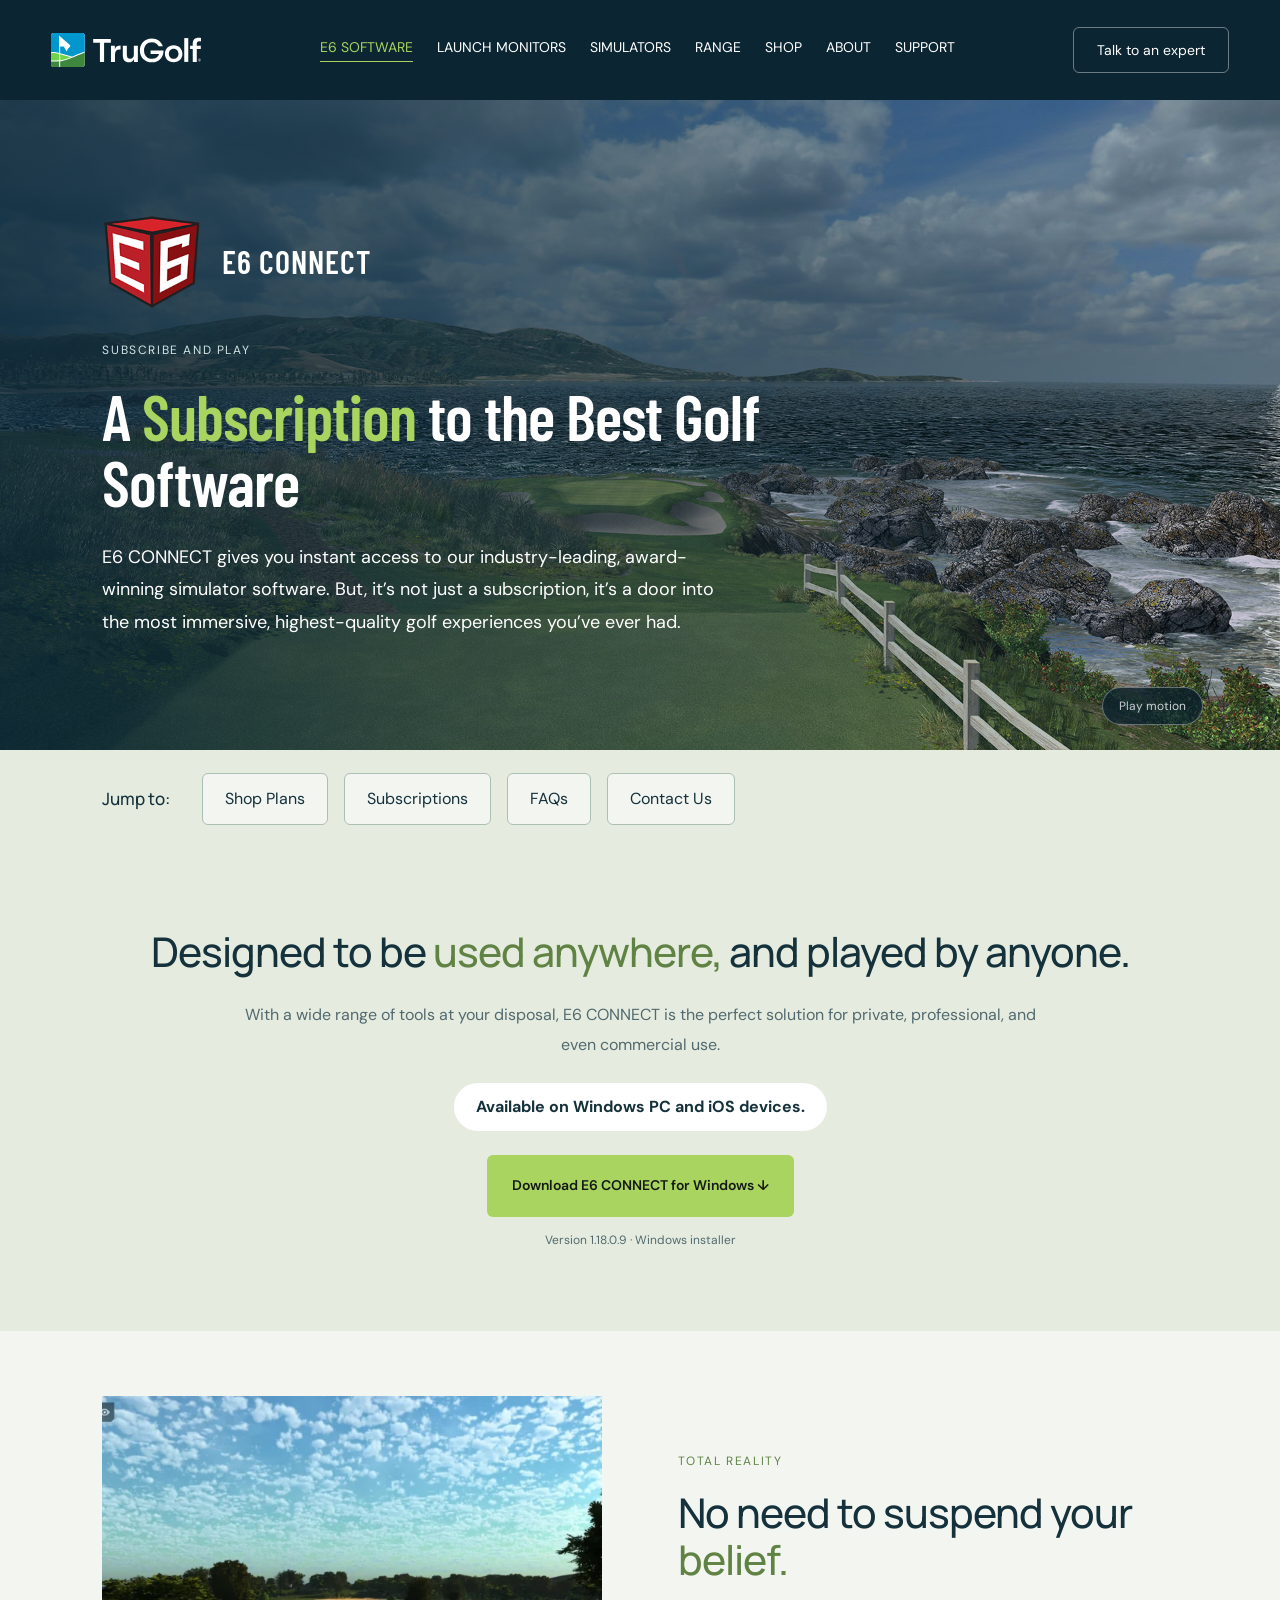
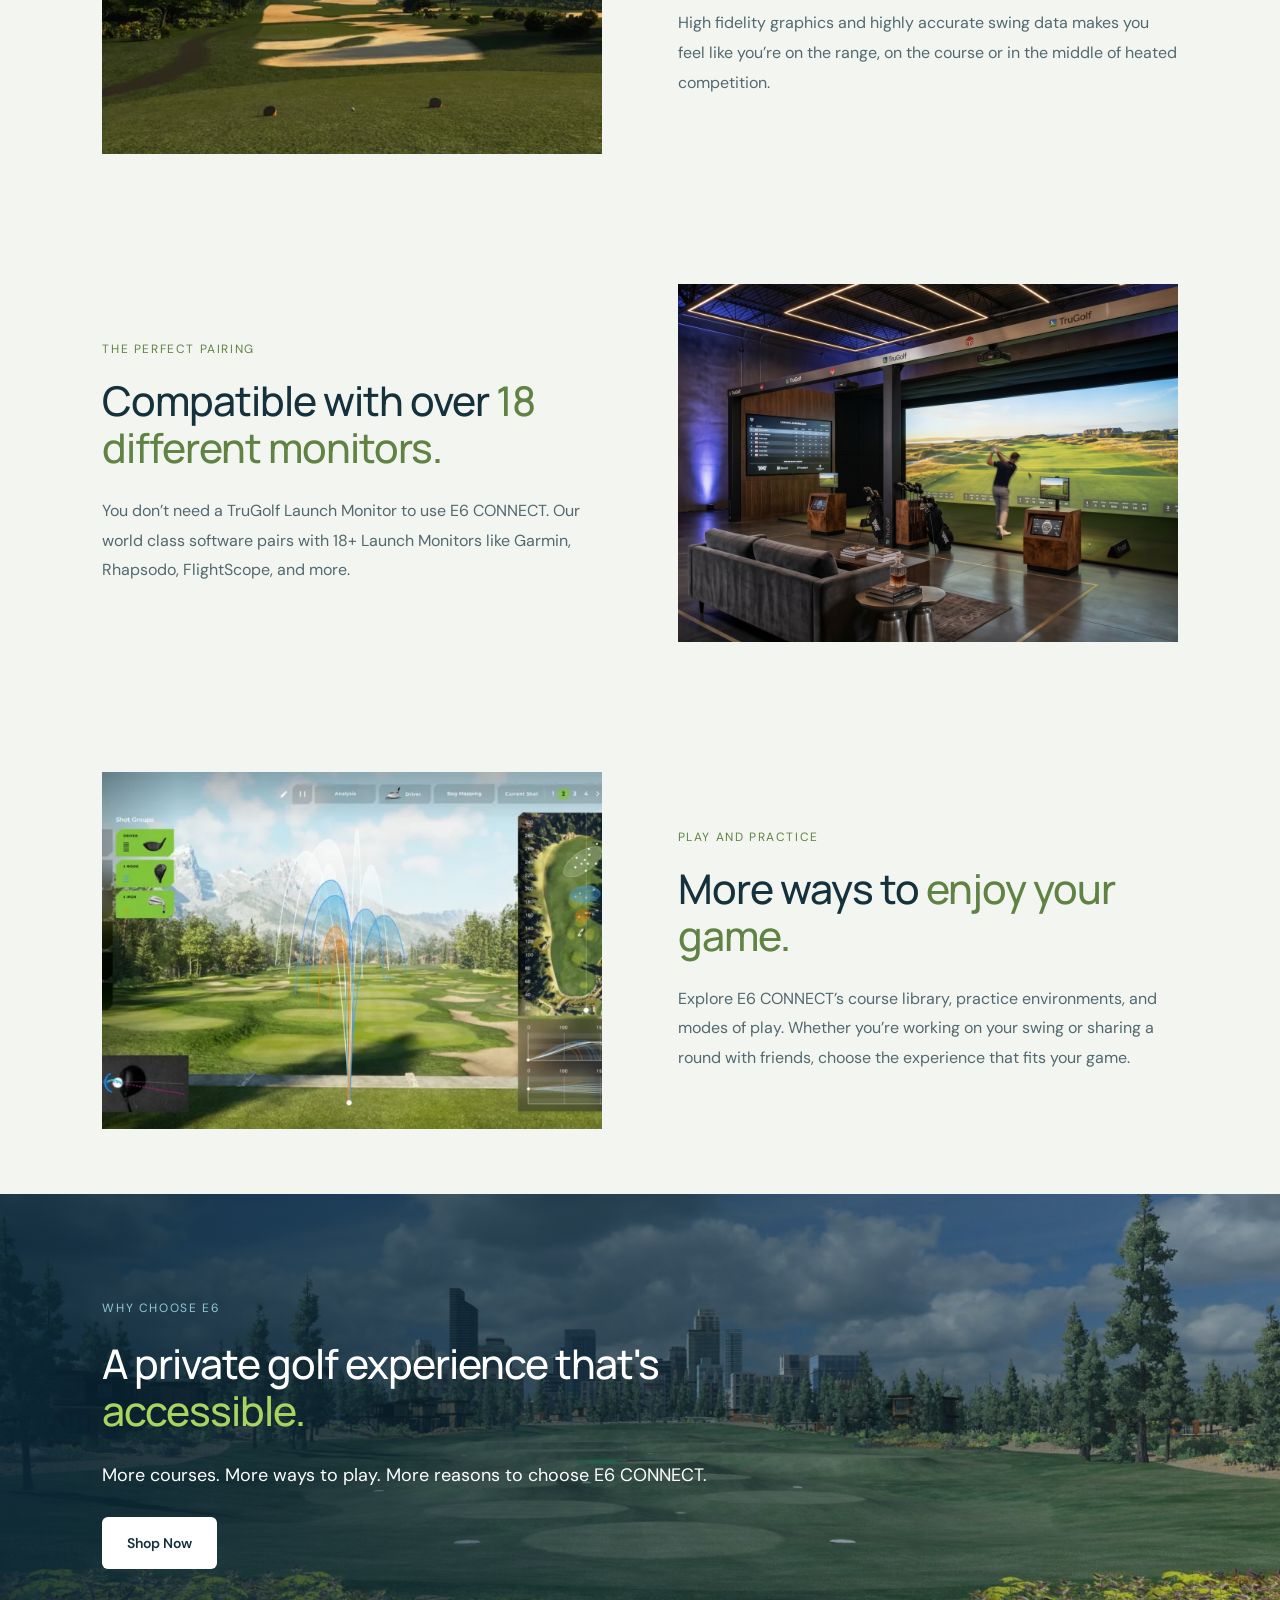
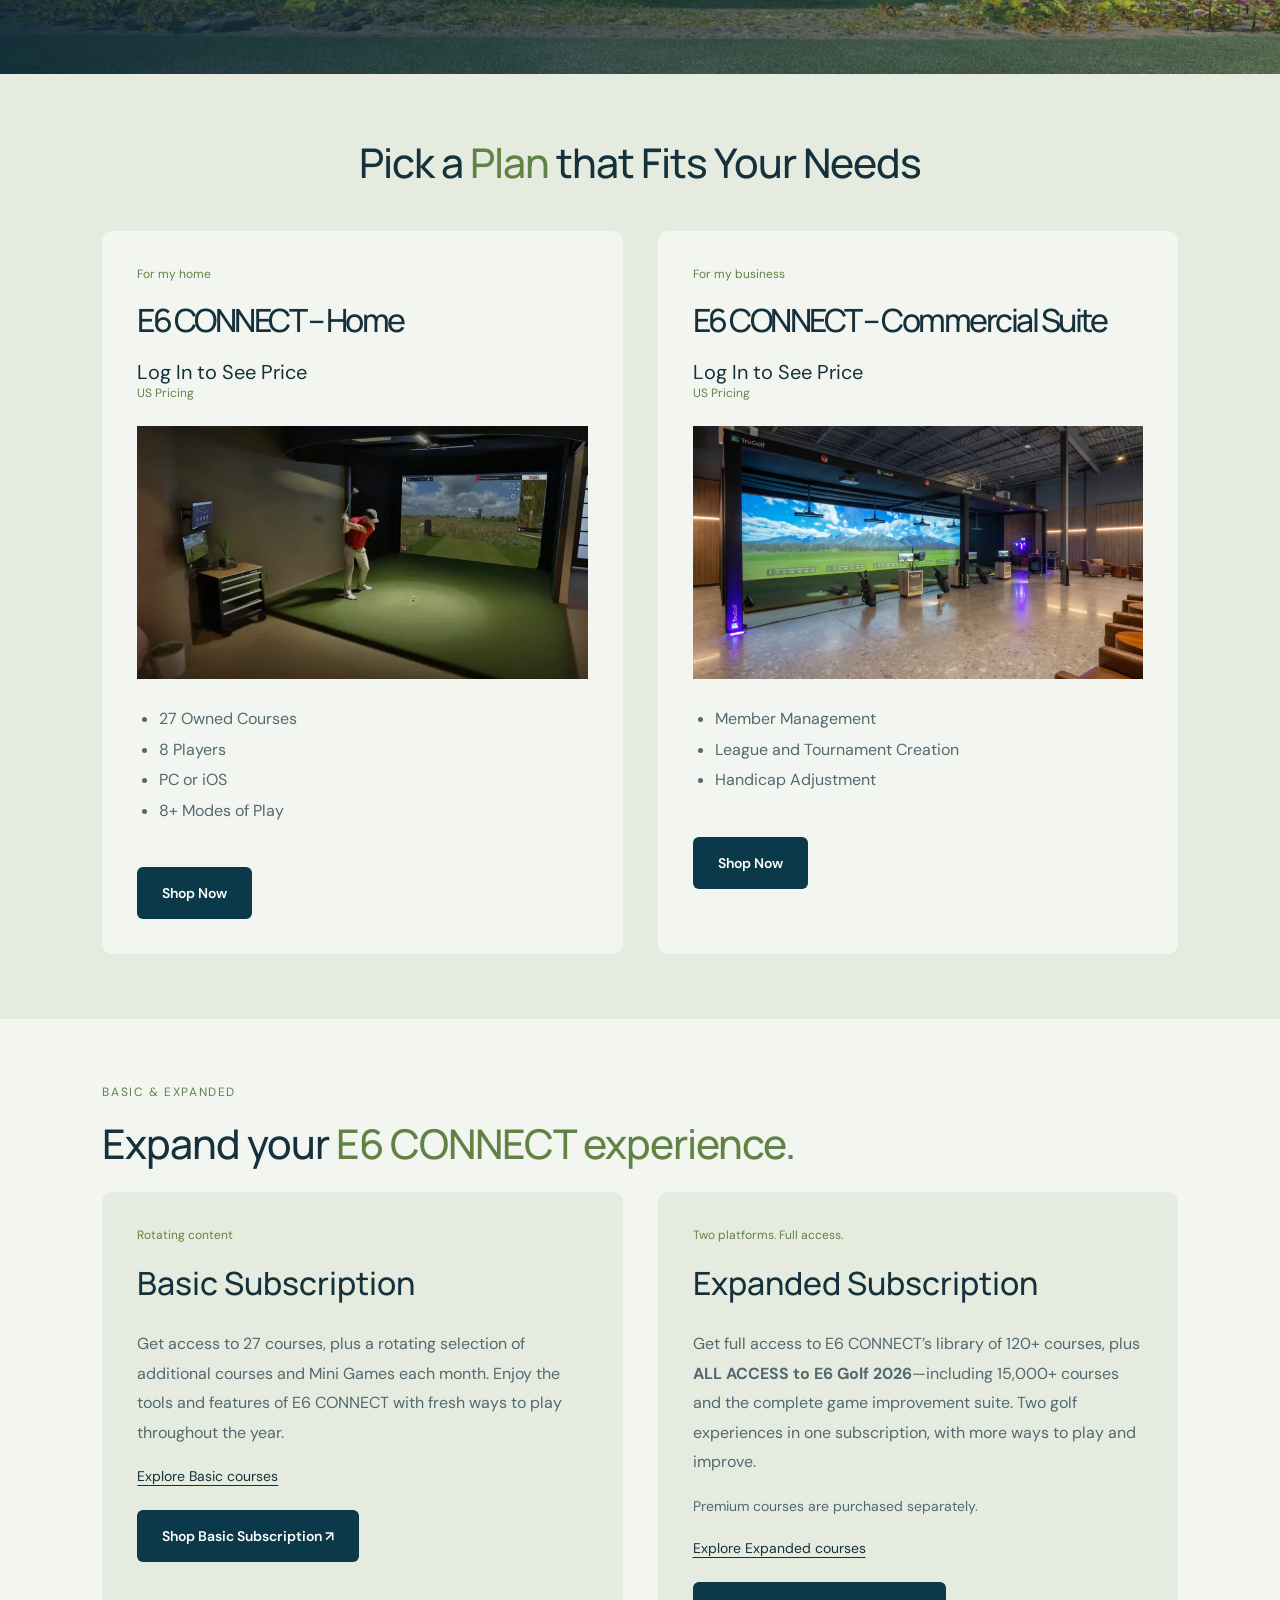
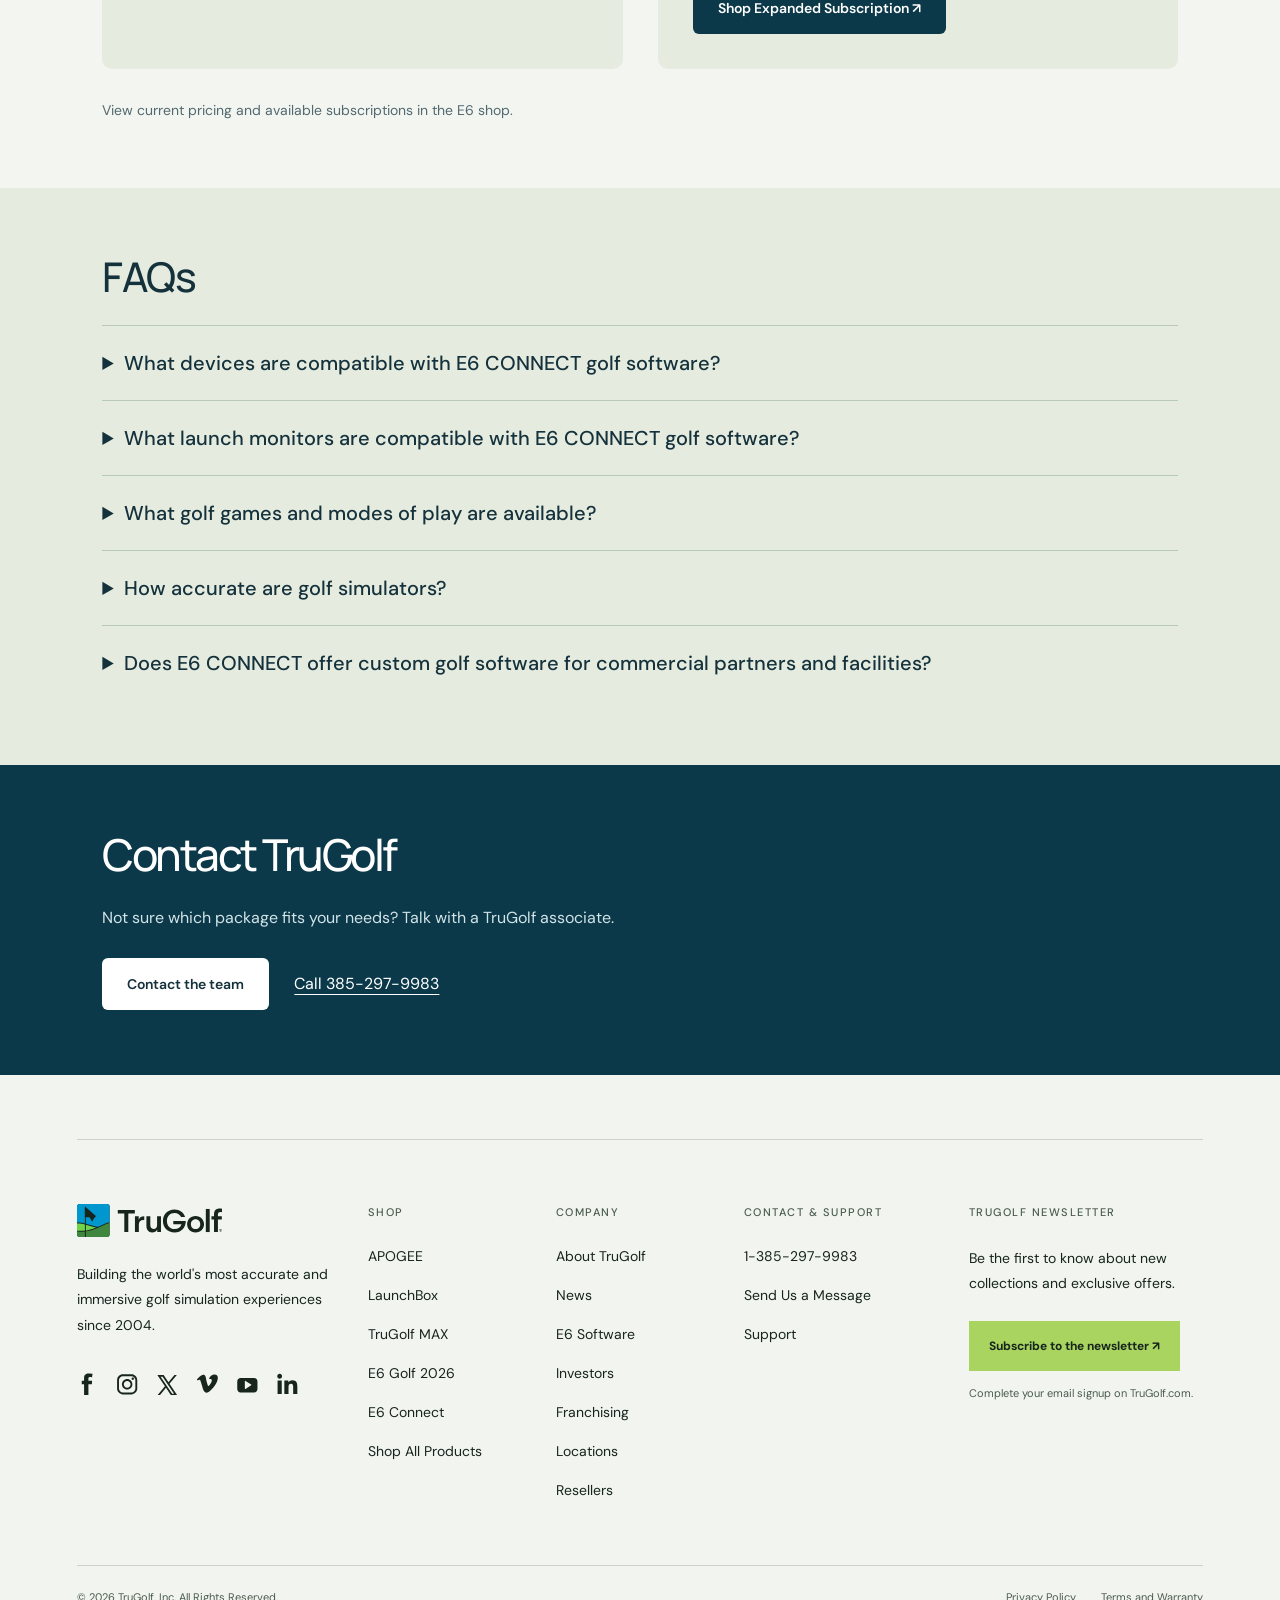
<file: e6-connect.html>
<!DOCTYPE html><html lang="en"><head><meta charset="UTF-8"><meta name="viewport" content="width=device-width,initial-scale=1"><title>E6 CONNECT | Features, licenses & subscriptions | TruGolf</title><meta name="description" content="Explore E6 CONNECT for Windows PC and iOS. Learn about Home and Commercial Suite licenses, plus Basic and Expanded subscriptions."><link rel="icon" href="assets/logo.svg"><link rel="stylesheet" href="style.css"><link rel="stylesheet" href="premium.css"><link rel="stylesheet" href="pages.css"><link rel="stylesheet" href="solutions.css?v=connect-device-pill"><link rel="stylesheet" href="ui-corners.css?v=soft-corners"><link rel="stylesheet" href="footer-about.css"><style>.connect-detail-page .connect-installer-action{margin-top:24px}.connect-installer-action{margin-top:24px}.connect-installer-action .button{display:inline-flex;max-width:100%;text-decoration:none}.connect-installer-action>p{font-size:12px!important;margin-top:12px!important}</style></head><body class="detail-page solution-page connect-product-page"><header class="nav"><a class="brand" href="index.html" aria-label="TruGolf home"><img src="assets/logo.svg" alt="TruGolf"></a><nav aria-label="Main navigation"><a href="software.html" aria-current="page">E6 Software</a><a href="launch-monitors.html" >Launch monitors</a><a href="simulators.html" >Simulators</a><a href="range.html" >RANGE</a><a href="https://shop.trugolf.com/" target="_blank" rel="noopener">Shop</a><a href="about.html">About</a><a href="support.html" >Support</a></nav><a class="nav-cta" href="https://trugolf.com/contact/" target="_blank" rel="noopener">Talk to an expert</a><button class="menu" aria-label="Open menu" aria-expanded="false">Menu</button></header><main id="main">
        
        
<section class="hero">
    <div class="hero__bg">
                    <video class="arcade-live-film" data-video-name="E6 CONNECT" autoplay playsinline loop muted preload="metadata" poster="assets/connect-pebble-beach.jpg" aria-label="E6 CONNECT course gameplay">
                <source src="https://trugolf.com/wp-content/uploads/2026/08/e6_connect_-_now_available-1080p.mp4" type="video/mp4">
            </video>
            <button class="arcade-film-toggle" aria-label="Pause E6 CONNECT video">Pause motion</button>
            </div>

    <div class="hero__content"><div class="connect-hero-brand"><img src="assets/e6-connect-logo.png" alt="" width="150" height="150"><span>E6 CONNECT</span></div>
                    <div class="label">Subscribe and Play</div>
                <h1 class="title">A <span>Subscription</span> to the Best Golf Software</h1>

                    <div class="subtext">E6 CONNECT gives you instant access to our industry-leading, award-winning simulator software. But, it’s not just a subscription, it’s a door into the most immersive, highest-quality golf experiences you’ve ever had.</div>                        </div>
</section>

                <div class="jump-links-row">
    <div class="container container--lg">
        <h2 class="jump-links-headline">Jump to:</h2>
        <div class="jump-links">
                                                                                                                                                                                                                                                                                            <a href="#shop-plans">Shop Plans</a>
                                                                                <a href="#subscriptions">Subscriptions</a><a href="#faqs">FAQs</a>
                                                                                <a href="#contact-us">Contact Us</a>
                                    </div>
    </div>
</div>
    
        

    <section class="pattern pattern--intro-copy">
    <div class="container">

        <h2 class="pattern__headline">Designed to be <span>used anywhere,</span> and played by anyone.</h2>
        <div class="rtecontent"><p>With a wide range of tools at your disposal, E6 CONNECT is the perfect solution for private, professional, and even commercial use.</p><p class="connect-device-note"><strong>Available on Windows PC and iOS devices.</strong></p><div class="connect-installer-action"><a class="button green" href="https://autoupdate.e6golf.com/e6_connect/E6_Connect_1.18.0.9.exe">Download E6 CONNECT for Windows ↓</a><p>Version 1.18.0.9 · Windows installer</p></div>
</div>

    </div>
</section>


    <section class="pattern pattern--image-content-row">
    <div class="container">

        <div class="image-content-row ">
            <div class="image-content-row__asset card-border card-border--no-hover">
                

<img loading="lazy" src="assets/connect-detail-1.webp"  alt="E6 CONNECT gameplay and simulator experience" width="650px" height="465px" />
            </div>
            <div class="image-content-row__content">
                <div>
                    <div class="label">Total Reality</div>                    <h2 class="headline h4">No need to suspend your <span>belief.</span></h2>
                    <div class="rtecontent"><p>High fidelity graphics and highly accurate swing data makes you feel like you’re on the range, on the course or in the middle of heated competition.</p>
</div>                                    </div>
            </div>
        </div>

    </div>
</section>


    <section class="pattern pattern--image-content-row">
    <div class="container">

        <div class="image-content-row image-content-row--reverse">
            <div class="image-content-row__asset card-border card-border--blue card-border--no-hover">
                

<img loading="lazy" src="assets/connect-detail-2.png"  alt="E6 CONNECT gameplay and simulator experience" width="650px" height="465px" />
            </div>
            <div class="image-content-row__content">
                <div>
                    <div class="label label--blue">The Perfect Pairing</div>                    <h2 class="headline h4">Compatible with over <span>18 different monitors.</span></h2>
                    <div class="rtecontent"><p>You don’t need a TruGolf Launch Monitor to use E6 CONNECT. Our world class software pairs with 18+ Launch Monitors like Garmin, Rhapsodo, FlightScope, and more.</p>
</div>                                    </div>
            </div>
        </div>

    </div>
</section>


    <section class="pattern pattern--image-content-row">
    <div class="container">

        <div class="image-content-row ">
            <div class="image-content-row__asset card-border card-border--no-hover">
                

<img loading="lazy" src="assets/connect-detail-3.webp"  alt="E6 CONNECT gameplay and simulator experience" width="650px" height="465px" />
            </div>
            <div class="image-content-row__content">
                <div>
                    <div class="label">Play and Practice</div>                    <h2 class="headline h4">More ways to <span>enjoy your game.</span></h2>
                    <div class="rtecontent"><p>Explore E6 CONNECT’s course library, practice environments, and modes of play. Whether you’re working on your swing or sharing a round with friends, choose the experience that fits your game.</p>
</div>                                    </div>
            </div>
        </div>

    </div>
</section>


    <div class="pattern pattern--no-gutter pattern--image-cta">
    <div class="image-cta__background">
        

<img loading="lazy" src="assets/connect-detail-4.jpg"  alt="E6 CONNECT gameplay and simulator experience" width="1600px" height="720px" />
    </div>

    <div class="image-cta__content">
        <div class="label">Why Choose E6</div>
        <h2 class="headline h1">A private golf experience that's <span>accessible.</span></h2>
        <div class="subtext">More courses. More ways to play. More reasons to choose E6 CONNECT.</div>        <a class="btn" href="https://portal.e6golf.com/shop/connect/trugolf" target="_blank" rel="noopener">Shop Now</a>
    </div>
</div>


    <section id="shop-plans" class="pattern pattern--comparison-cards">
    <div class="container container--md">

        <h3 class="pattern__headline pattern__headline--center">Pick a <span>Plan</span> that Fits Your Needs</h3>

        <div class="comparison-card-grid grid-container grid-container--2up">
                            <div class="comparison-card card-border card-border--no-hover">
    <span class="card-border-left-bottom"></span>
    <div class="card-border-wrapper">
        <div class="comparison-card__header">
            <div class="header-label">For my home</div>
                    </div>

        <h2 class="title h5">E6 CONNECT – Home</h2>

        <div class="comparison-card__pricing">
            <div class="price">Log In to See Price</div>
            <div class="price-label">US Pricing</div>
        </div>

        

<img loading="lazy" src="assets/connect-detail-5.webp"  alt="E6 CONNECT gameplay and simulator experience" width="408px" height="230px" />

        <div class="comparison-card__content">
            <div class="rtecontent"><ul>
<li>27 Owned Courses</li>
<li>8 Players</li>
<li>PC or iOS</li>
<li>8+ Modes of Play</li>
</ul>
</div>
        </div>

        <a class="btn" href="https://portal.e6golf.com/shop" target="_blank" rel="noopener">Shop Now</a>
    </div>
</div>
                            <div class="comparison-card card-border card-border--no-hover">
    <span class="card-border-left-bottom"></span>
    <div class="card-border-wrapper">
        <div class="comparison-card__header">
            <div class="header-label">For my business</div>
                    </div>

        <h2 class="title h5">E6 CONNECT – Commercial Suite</h2>

        <div class="comparison-card__pricing">
            <div class="price">Log In to See Price</div>
            <div class="price-label">US Pricing</div>
        </div>

        

<img loading="lazy" src="assets/connect-detail-6.png"  alt="E6 CONNECT gameplay and simulator experience" width="408px" height="230px" />

        <div class="comparison-card__content">
            <div class="rtecontent"><ul>
<li>Member Management</li>
<li>League and Tournament Creation</li>
<li>Handicap Adjustment</li>
</ul>
</div>
        </div>

        <a class="btn" href="https://portal.e6golf.com/shop" target="_blank" rel="noopener">Shop Now</a>
    </div>
</div>
                    </div>

    </div>
</section>


    <section class="pattern pattern--comparison-cards connect-subscriptions" id="subscriptions"><div class="container"><div class="label">BASIC & EXPANDED</div><h2 class="pattern__headline">Expand your <span>E6 CONNECT experience.</span></h2><div class="comparison-card-grid"><article class="comparison-card"><div class="header-label">Rotating content</div><h3>Basic Subscription</h3><p class="rtecontent">Get access to 27 courses, plus a rotating selection of additional courses and Mini Games each month. Enjoy the tools and features of E6 CONNECT with fresh ways to play throughout the year.</p><a class="connect-course-list" href="https://connect.e6golf.com/project_category/basic-subscription/" target="_blank" rel="noopener">Explore Basic courses</a><a class="btn" href="https://portal.e6golf.com/shop/subscriptions" target="_blank" rel="noopener">Shop Basic Subscription ↗</a></article><article class="comparison-card"><div class="header-label">Two platforms. Full access.</div><h3>Expanded Subscription</h3><p class="rtecontent">Get full access to E6 CONNECT’s library of 120+ courses, plus <strong>ALL ACCESS to E6 Golf 2026</strong>—including 15,000+ courses and the complete game improvement suite. Two golf experiences in one subscription, with more ways to play and improve.</p><p class="connect-premium-note">Premium courses are purchased separately.</p><a class="connect-course-list" href="https://connect.e6golf.com/project_category/expanded-subscription/" target="_blank" rel="noopener">Explore Expanded courses</a><a class="btn" href="https://portal.e6golf.com/shop/subscriptions" target="_blank" rel="noopener">Shop Expanded Subscription ↗</a></article></div><p class="subscription-shop-note">View current pricing and available subscriptions in the E6 shop.</p></div></section><section id="faqs" class="pattern pattern--accordion">
    <div class="container container--md">

                    <h2 class="pattern__headline h4">FAQs</h2>
        
        
        <div class="accordion">
                    <details id="accordion-panel7_1">
                <summary>What devices are compatible with E6 CONNECT golf software?</summary>
                <div class="rtecontent"><p>E6 CONNECT is available for PC and iOS Users. This dynamic software engine allows users complete in-game control and flexibility, and offers the same features on both platforms. Customize your playing experience with Elevation Control, Atmospheric Control, Game Play Settings, and more.</p>
</div>
            </details>
                    <details id="accordion-panel7_2">
                <summary>What launch monitors are compatible with E6 CONNECT golf software?</summary>
                <div class="rtecontent"><p>E6 CONNECT has been integrated with every leading launch monitor in the industry.</p>
</div>
            </details>
                    <details id="accordion-panel7_3">
                <summary>What golf games and modes of play are available?</summary>
                <div class="rtecontent"><p>E6 CONNECT offers traditional Modes of Play like: Stroke, Scramble, Best Ball, Stableford, and Match Play. In addition, E6 CONNECT offers exciting Mini Games like Closest to the Pin, DEMOLITION DRIVING RANGE, Long Drive and 301.</p>
</div>
            </details>
                    <details id="accordion-panel7_4">
                <summary>How accurate are golf simulators?</summary>
                <div class="rtecontent"><p>E6 CONNECT features LiDAR Mapped, digital recreations of golf courses accurate within centimeters of the real-world counterparts. Coupled with an advanced physics engine refined over 30 years, E6 CONNECT offers the most realistic game play experience on the market. E6 CONNECT brings the game of golf inside.</p>
</div>
            </details>
                    <details id="accordion-panel7_5">
                <summary>Does E6 CONNECT offer custom golf software for commercial partners and facilities?</summary>
                <div class="rtecontent"><p>E6 CONNECT is more than simply a game – it is a tool designed to help business owners run their business. The E6 CONNECT Standard License can add the CLUBHOUSE Module – a professional grade software package to help run Leagues and your Simulator Business. The remote web-application lets users create Leagues or Events through a connected web application – while checking on the usage statistics of that simulator.</p>
</div>
            </details>
                </div>

    </div>
</section>


    <section class="solution-contact" id="contact-us"><div class="container"><h2>Contact TruGolf</h2><p>Not sure which package fits your needs? Talk with a TruGolf associate.</p><a class="btn" href="https://trugolf.com/contact/" target="_blank" rel="noopener">Contact the team</a><a class="solution-phone" href="tel:+13852979983">Call 385-297-9983</a></div></section></main><footer class="site-footer wrap"><div class="site-footer-grid"><div class="footer-brand"><a class="brand" href="index.html"><img src="assets/logo-dark.svg" alt="TruGolf"></a><p>Building the world's most accurate and immersive golf simulation experiences since 2004.</p><ul class="footer-social-links">
                                                    <li><a href="https://www.facebook.com/TruGolfSimulators/" target="_blank" rel="noopener"><span aria-hidden="true"><svg aria-labelledby="facebook-logo" xmlns="http://www.w3.org/2000/svg" width="12" height="22" viewBox="0 0 12 22" fill="none">
    <title id="facebook-logo">Facebook</title>
    <path fill-rule="evenodd" clip-rule="evenodd" d="M0.265137 7.84449H2.57998V5.58343C2.57998 4.58547 2.60486 3.04725 3.32525 2.09431C4.08484 1.08571 5.12686 0.400391 6.91976 0.400391C9.84052 0.400391 11.0704 0.818711 11.0704 0.818711L10.4912 4.2672C10.4912 4.2672 9.52699 3.98581 8.6268 3.98581C7.726 3.98581 6.91976 4.31034 6.91976 5.21514V7.84449H10.6119L10.3544 11.2123H6.91976V22.9109H2.57998V11.2123H0.265137V7.84449Z" fill="white"/>
</svg>
</span><span class="sr-only">facebook</span></a></li>
                                                    <li><a href="https://www.instagram.com/trugolfsim/?hl=en" target="_blank" rel="noopener"><span aria-hidden="true"><svg aria-labelledby="instagram-logo" xmlns="http://www.w3.org/2000/svg" width="24" height="24" viewBox="0 0 24 23" fill="none">
    <title id="instagram-logo">Instagram</title>
    <path fill-rule="evenodd" clip-rule="evenodd" d="M5.64415 11.9004C5.64415 15.2031 8.32148 17.8804 11.6241 17.8804C14.9268 17.8804 17.6041 15.2031 17.6041 11.9004C17.6041 8.59773 14.9268 5.92039 11.6241 5.92039C8.32148 5.92039 5.64415 8.59773 5.64415 11.9004ZM15.5006 11.9004C15.5006 14.0413 13.7651 15.7769 11.6241 15.7769C9.48322 15.7769 7.74766 14.0413 7.74766 11.9004C7.74766 9.75947 9.48322 8.02391 11.6241 8.02391C13.7651 8.02391 15.5006 9.75947 15.5006 11.9004Z" fill="white"/>
    <path fill-rule="evenodd" clip-rule="evenodd" d="M6.72619 0.400391C3.07966 0.400391 0.124146 3.37182 0.124146 7.03759V16.7632C0.124146 20.4285 3.08013 23.4004 6.72619 23.4004H16.5221C20.1686 23.4004 23.1241 20.429 23.1241 16.7632V7.03759C23.1241 3.37229 20.1682 0.400391 16.5221 0.400391H6.72619ZM2.25378 16.7632V7.03759C2.25378 4.55421 4.25586 2.54135 6.72619 2.54135H16.5221C18.992 2.54135 20.9945 4.55468 20.9945 7.03759V16.7632C20.9945 19.2466 18.9924 21.2594 16.5221 21.2594H6.72619C4.25632 21.2594 2.25378 19.2461 2.25378 16.7632Z" fill="white"/>
    <path d="M19.4441 5.46039C19.4441 6.22254 18.8263 6.84039 18.0641 6.84039C17.302 6.84039 16.6841 6.22254 16.6841 5.46039C16.6841 4.69824 17.302 4.08039 18.0641 4.08039C18.8263 4.08039 19.4441 4.69824 19.4441 5.46039Z" fill="white"/>
</svg>
</span><span class="sr-only">instagram</span></a></li>
                                                    <li><a href="https://twitter.com/TruGolfSim" target="_blank" rel="noopener"><span aria-hidden="true"><svg aria-labelledby="x-logo" xmlns="http://www.w3.org/2000/svg" width="20" height="22" viewBox="0 0 20 18" fill="none">
    <title id="x-logo">X</title>
    <path fill-rule="evenodd" clip-rule="evenodd" d="M6.33525 0.400391H0.332792L7.5697 11.1969L0.265137 19.9004H2.51792L8.56988 12.689L13.4038 19.9004H19.4062L11.9072 8.71243L18.8828 0.400391H16.6301L10.9066 7.22034L6.33525 0.400391ZM14.422 18.2218L3.45097 2.13509H5.30329L16.2743 18.2218H14.422Z" fill="white"/>
</svg>
</span><span class="sr-only">x</span></a></li>
                                                    <li><a href="https://vimeo.com/trugolfsimulators" target="_blank" rel="noopener"><span aria-hidden="true"><svg aria-labelledby="vimeo-logo" xmlns="http://www.w3.org/2000/svg" width="21" height="19" viewBox="0 0 21 19" fill="none">
    <title id="vimeo-logo">Vimeo</title>
    <path d="M0.101951 4.69491C0.0359957 4.77622 0 4.87772 0 4.98241C0 5.08711 0.0359957 5.18861 0.101951 5.26992L0.467031 5.74452C0.536262 5.83699 0.638589 5.89908 0.752578 5.9178C0.866566 5.93651 0.983375 5.9104 1.07854 5.84492C1.62616 5.47984 2.65751 4.93222 3.07735 5.39769C3.66148 6.09134 5.89759 14.4608 6.64601 16.0033C7.30315 17.3541 9.10117 19.1429 11.0726 17.8287C13.044 16.5144 19.5424 10.9743 20.7381 4.3846C21.8424 -1.80351 13.8746 -0.972949 12.1405 3.95563C12.113 4.03645 12.1078 4.1232 12.1254 4.20673C12.1431 4.29025 12.183 4.36747 12.2409 4.43023C12.3014 4.48883 12.3762 4.53061 12.4578 4.55142C12.5395 4.57223 12.6251 4.57136 12.7063 4.54888C14.5317 3.97388 15.4444 5.78103 14.3492 7.79809C13.1536 10.0616 12.0036 11.5858 11.4194 11.5858C10.8353 11.5858 10.4155 10.0616 9.71267 7.36912C9.0099 4.67666 9.01902 -0.388821 6.14402 0.177053C3.85315 0.624275 0.950761 3.72745 0.101951 4.69491Z" fill="white"/>
</svg>
</span><span class="sr-only">vimeo</span></a></li>
                                                    <li><a href="https://www.youtube.com/user/trugolf" target="_blank" rel="noopener"><span aria-hidden="true"><svg aria-labelledby="youtube-logo" xmlns="http://www.w3.org/2000/svg" width="27" height="24" viewBox="0 0 27 16" fill="none">
    <title id="youtube-logo">YouTube</title>
    <path d="M22.0508 0.400391H4.58743C3.46062 0.41717 2.38468 0.872255 1.58782 1.66911C0.790956 2.46597 0.335871 3.54192 0.319092 4.66872L0.319092 14.5487C0.335871 15.6755 0.790956 16.7515 1.58782 17.5483C2.38468 18.3452 3.46062 18.8003 4.58743 18.8171H22.0508C23.1776 18.8003 24.2535 18.3452 25.0504 17.5483C25.8472 16.7515 26.3023 15.6755 26.3191 14.5487V4.66872C26.3023 3.54192 25.8472 2.46597 25.0504 1.66911C24.2535 0.872255 23.1776 0.41717 22.0508 0.400391ZM18.2374 9.60872L10.9033 14.3321C10.8175 14.3915 10.715 14.4219 10.6108 14.4187C10.52 14.4192 10.4306 14.3968 10.3508 14.3537C10.266 14.3061 10.1954 14.2369 10.1459 14.1532C10.0965 14.0695 10.07 13.9743 10.0691 13.8771V4.49539C10.07 4.39818 10.0965 4.30292 10.1459 4.21923C10.1954 4.13554 10.266 4.06637 10.3508 4.01872C10.434 3.96801 10.5296 3.94118 10.627 3.94118C10.7245 3.94118 10.82 3.96801 10.9033 4.01872L18.2374 8.70956C18.3134 8.75866 18.376 8.82603 18.4192 8.90551C18.4625 8.985 18.4852 9.07405 18.4852 9.16456C18.4852 9.25506 18.4625 9.34412 18.4192 9.4236C18.376 9.50308 18.3134 9.57045 18.2374 9.61956V9.60872Z" fill="white"/>
</svg>
</span><span class="sr-only">youtube</span></a></li>
                                                    <li><a href="https://www.linkedin.com/company/trugolf" target="_blank" rel="noopener"><span aria-hidden="true"><svg aria-labelledby="linkedin-logo" xmlns="http://www.w3.org/2000/svg" width="23" height="23" viewBox="0 0 23 23" fill="none">
    <title id="linkedin-logo">LinkedIn</title>
    <path d="M5.19017 22.4004H0.628935V7.71225H5.19017V22.4004ZM2.9068 5.70868C1.44846 5.70868 0.265137 4.50025 0.265137 3.04196C0.265137 2.34137 0.543454 1.66948 1.03886 1.17409C1.53427 0.678698 2.20619 0.400391 2.9068 0.400391C3.60742 0.400391 4.27933 0.678698 4.77474 1.17409C5.27015 1.66948 5.54847 2.34137 5.54847 3.04196C5.54847 4.50025 4.36514 5.70868 2.9068 5.70868ZM22.2612 22.4004H17.7102V15.2504C17.7102 13.5462 17.6756 11.3611 15.3388 11.3611C12.9674 11.3611 12.6036 13.2122 12.6036 15.1278V22.4004H8.04713V7.71225H12.4214V9.71582H12.485C13.094 8.5616 14.5814 7.34375 16.8003 7.34375C21.4165 7.34375 22.2651 10.3837 22.2651 14.3319V22.4004H22.2612Z" fill="white"/>
</svg>
</span><span class="sr-only">linkedin</span></a></li>
                                            </ul></div><div class="footer-column"><h2>Shop</h2><a href="https://shop.trugolf.com/products/apogee-by-trugolf" target="_blank" rel="noopener">APOGEE</a><a href="https://shop.trugolf.com/products/launchbox-by-trugolf" target="_blank" rel="noopener">LaunchBox</a><a href="https://shop.trugolf.com/products/trugolf-max" target="_blank" rel="noopener">TruGolf MAX</a><a href="https://shop.trugolf.com/pages/e6-by-trugolf" target="_blank" rel="noopener">E6 Golf 2026</a><a href="https://portal.e6golf.com/shop/connect/trugolf" target="_blank" rel="noopener">E6 Connect</a><a href="https://shop.trugolf.com/" target="_blank" rel="noopener">Shop All Products</a></div><div class="footer-column"><h2>Company</h2><a href="about.html">About TruGolf</a><a href="https://trugolf.com/news/" target="_blank" rel="noopener">News</a><a href="software.html">E6 Software</a><a href="https://ir.trugolf.com/" target="_blank" rel="noopener">Investors</a><a href="https://franchise.trugolflinks.com/" target="_blank" rel="noopener">Franchising</a><a href="https://trugolflinks.com/" target="_blank" rel="noopener">Locations</a><a href="https://trugolf.com/resellers/" target="_blank" rel="noopener">Resellers</a></div><div class="footer-column"><h2>Contact &amp; Support</h2><a href="tel:+13852979983">1-385-297-9983</a><a href="support.html#contact-us">Send Us a Message</a><a href="support.html">Support</a></div><div class="footer-newsletter"><h2>TruGolf Newsletter</h2><p>Be the first to know about new collections and exclusive offers.</p><a href="https://trugolf.com/#gform_wrapper_1" target="_blank" rel="noopener">Subscribe to the newsletter ↗</a><small>Complete your email signup on TruGolf.com.</small></div></div><div class="site-footer-bottom"><span>© 2026 TruGolf, Inc. All Rights Reserved.</span><div><a href="https://trugolf.com/privacy-policy/" target="_blank" rel="noopener">Privacy Policy</a><a href="https://trugolf.com/terms-and-warranty/" target="_blank" rel="noopener">Terms and Warranty</a></div></div></footer><script src="pages.js"></script></body></html>
</file>
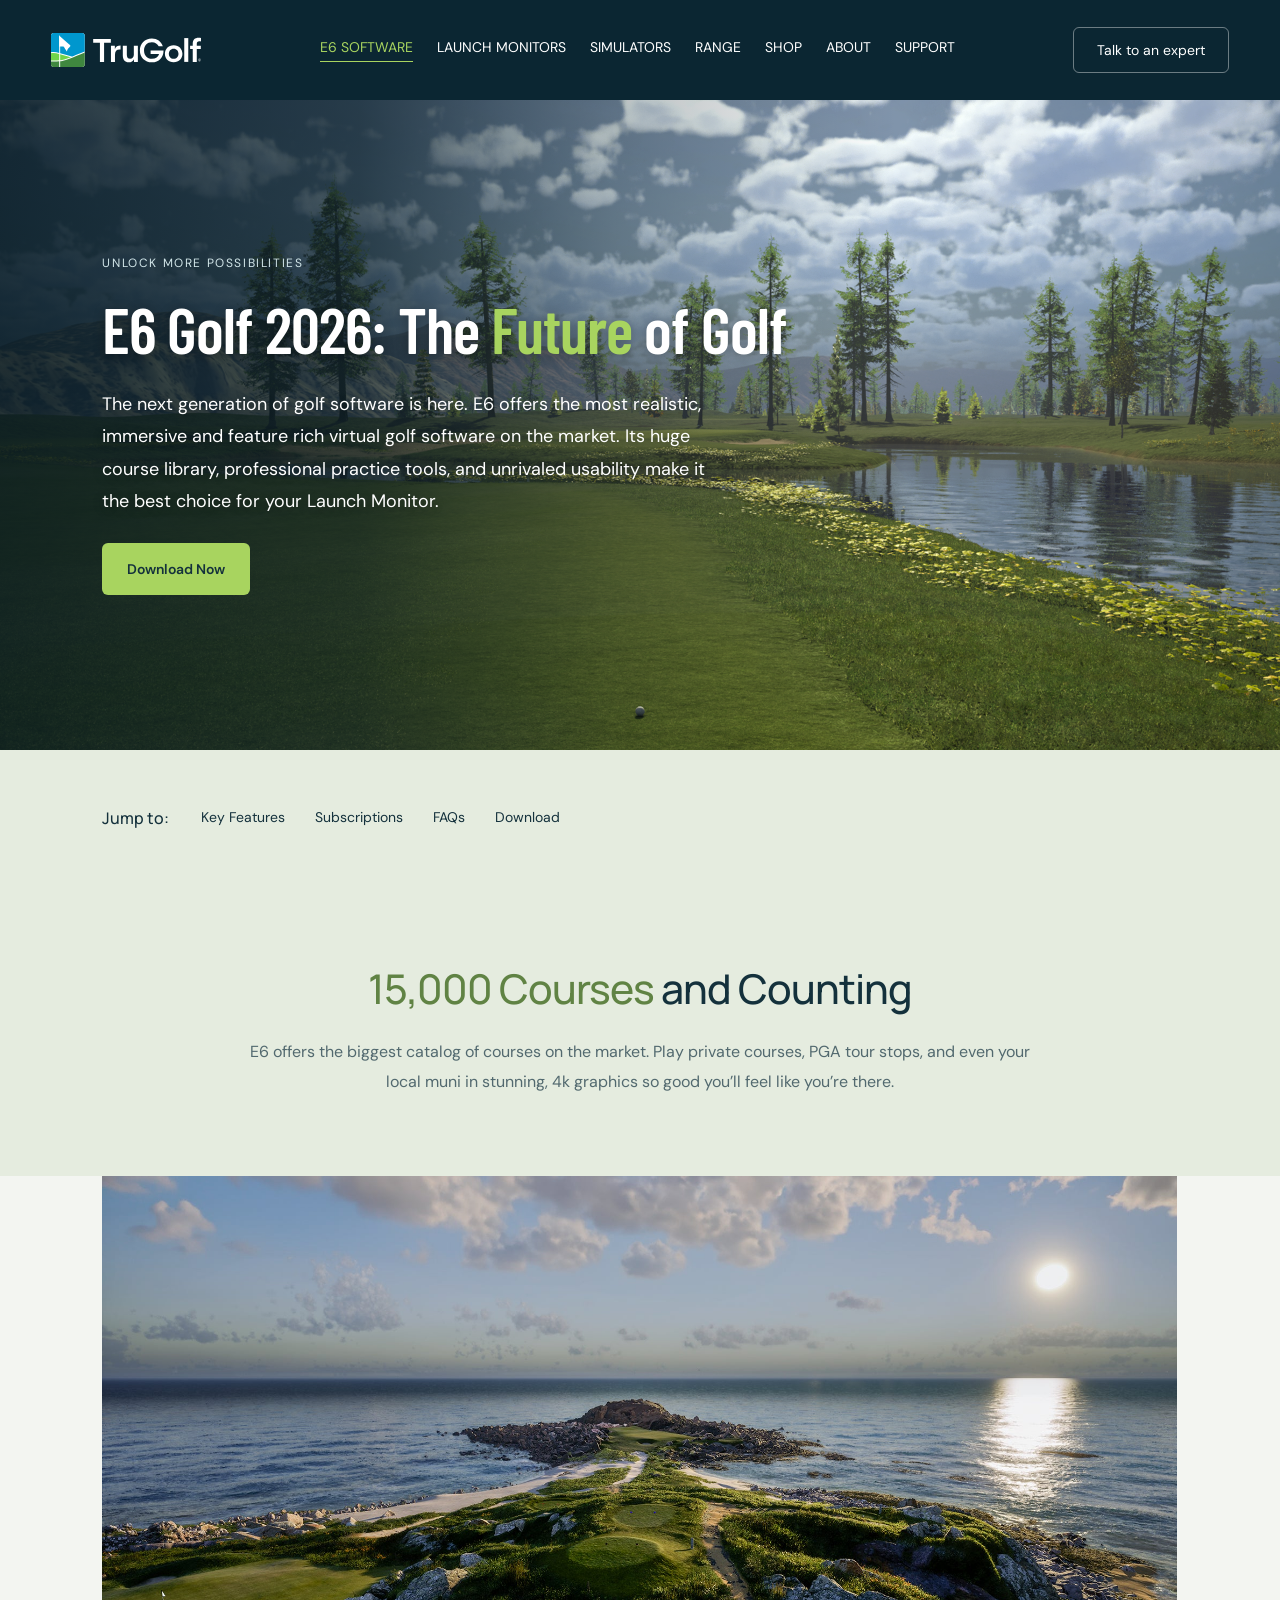
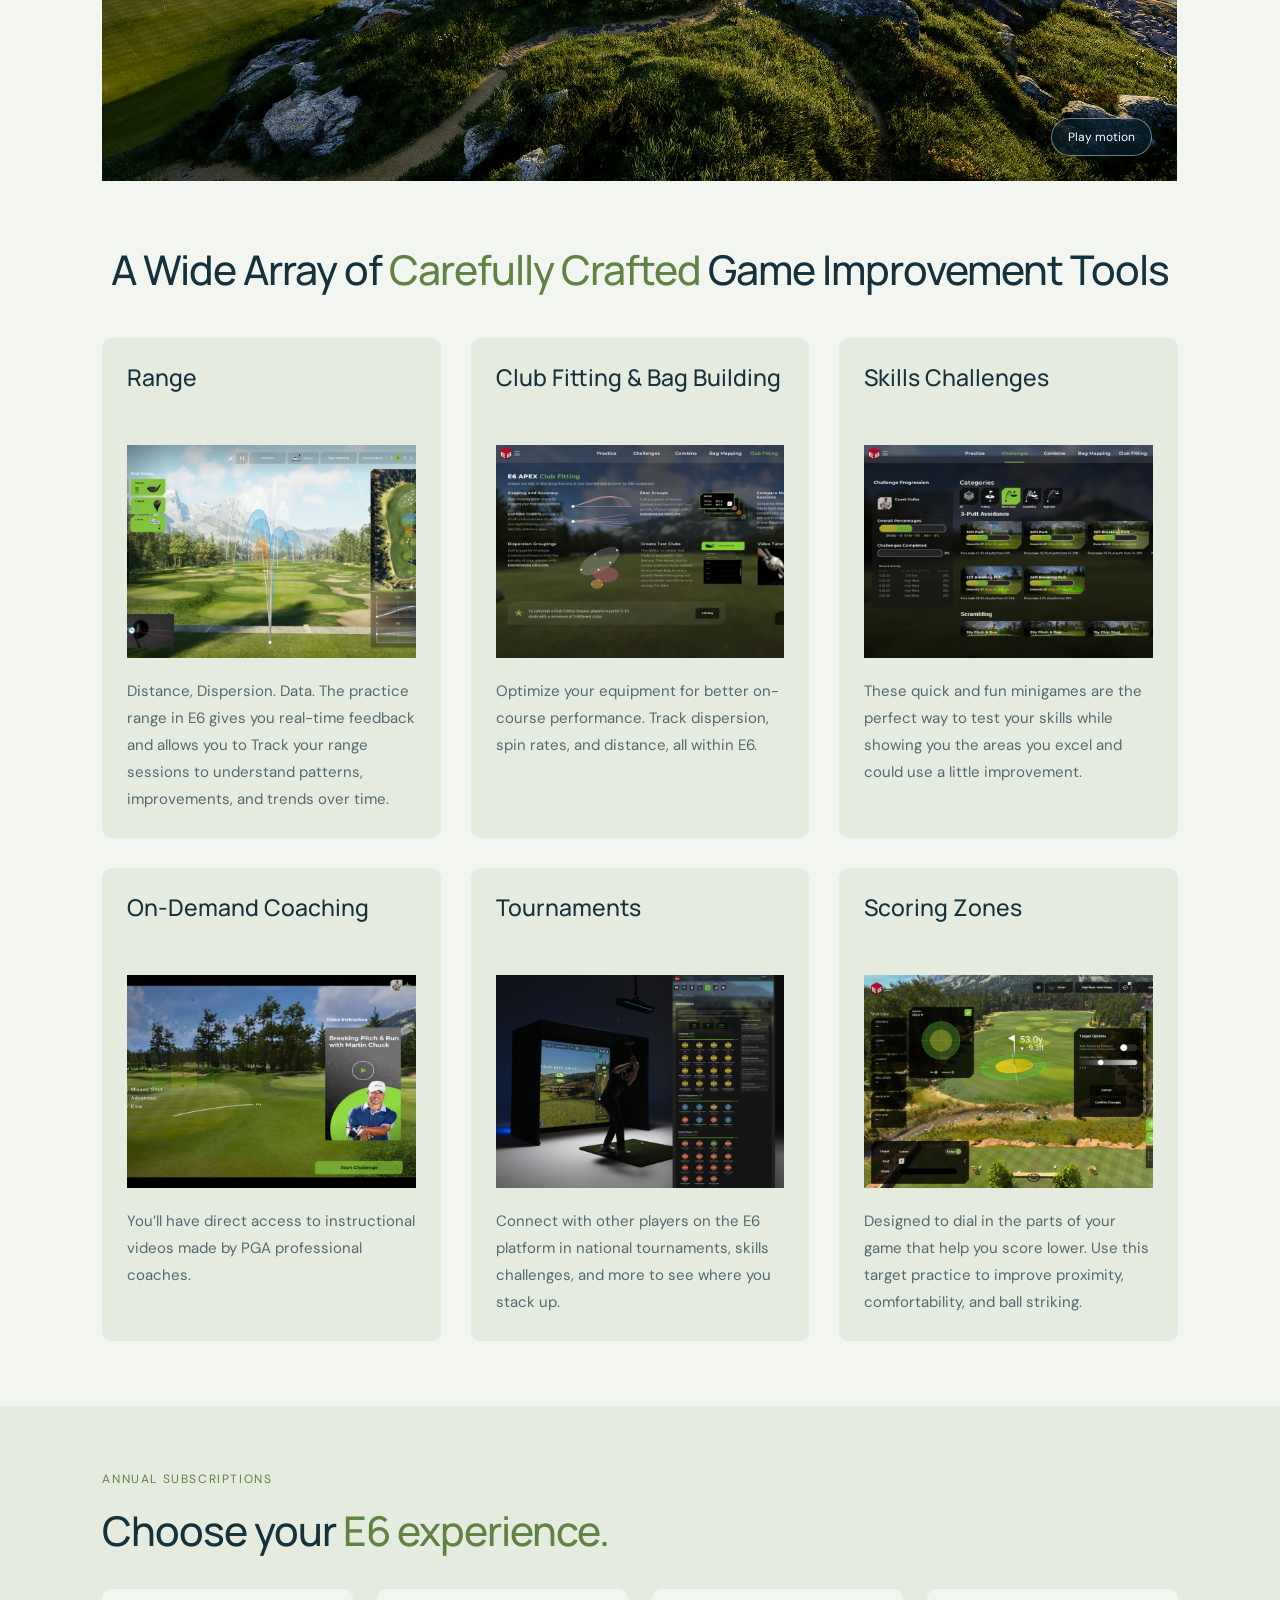
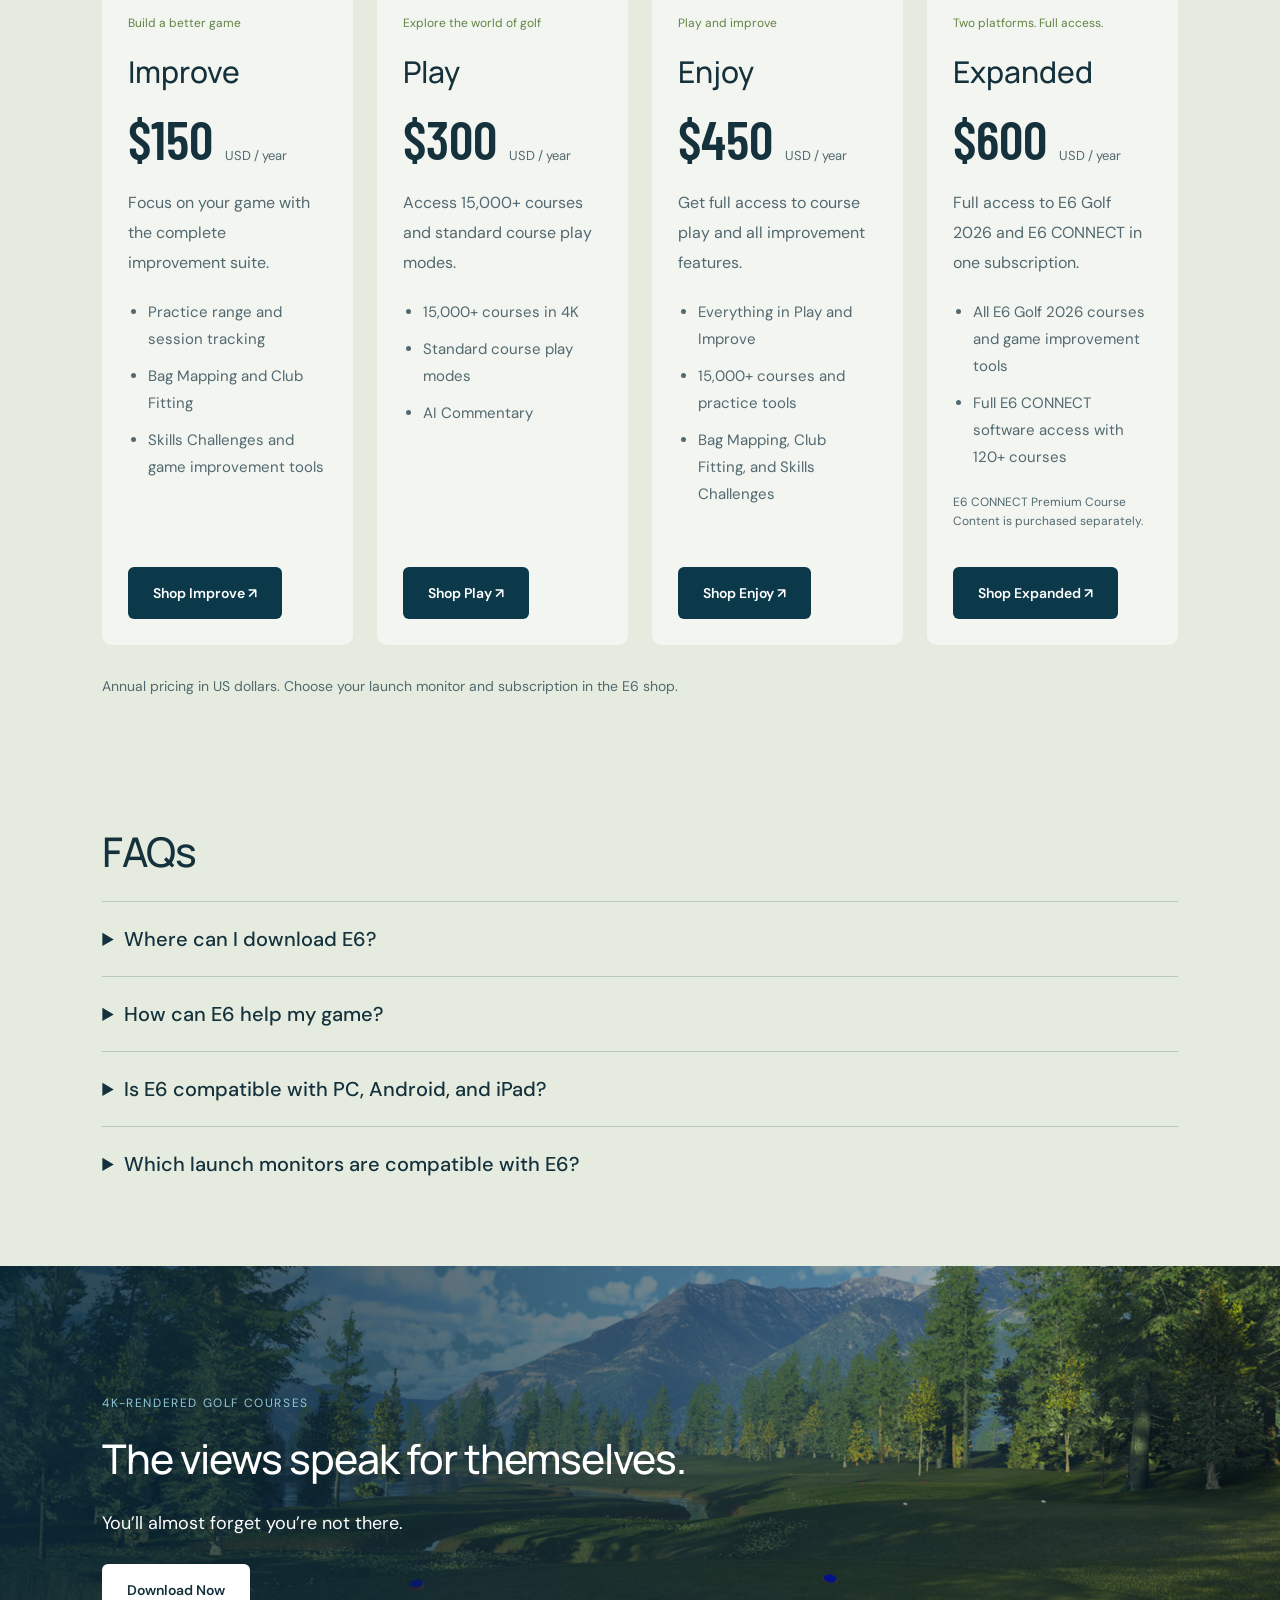
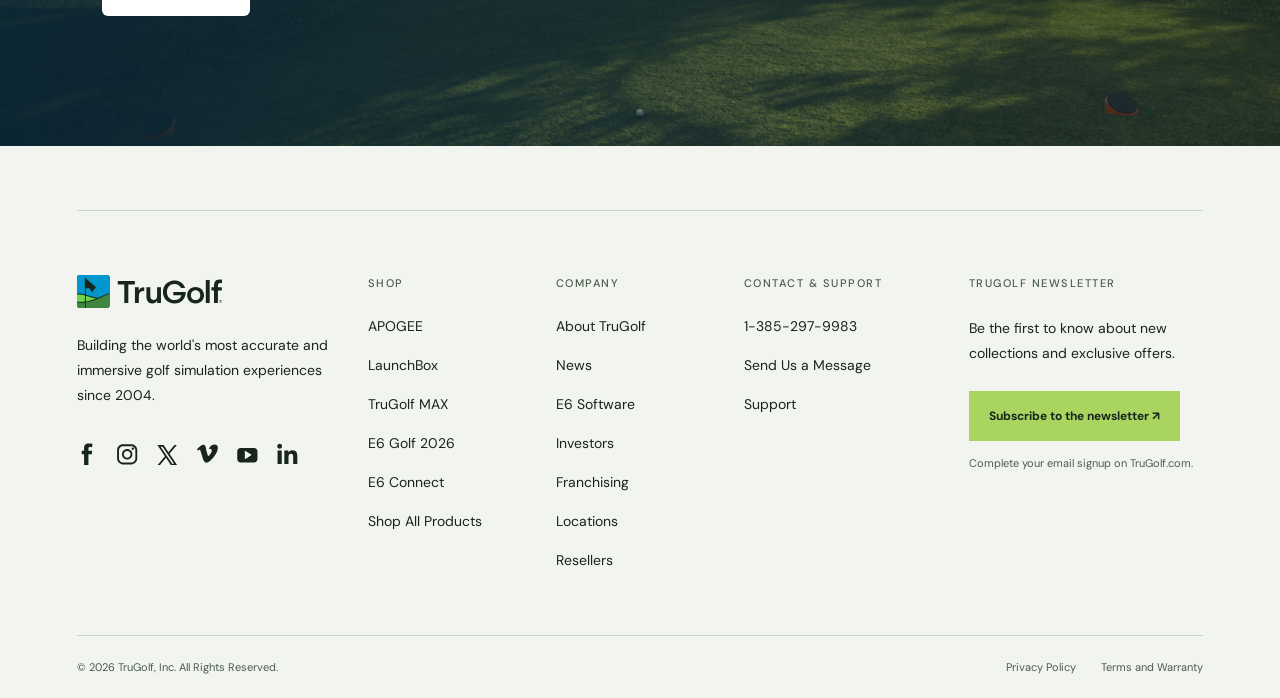
<file: e6-golf-2026.html>
<!DOCTYPE html><html lang="en"><head><meta charset="UTF-8"><meta name="viewport" content="width=device-width,initial-scale=1"><title>E6 Golf 2026 | Features, subscriptions & FAQs | TruGolf</title><meta name="description" content="Explore E6 Golf 2026, 15,000+ courses in 4K, game improvement tools, FAQs, and Play, Improve, and Enjoy subscription plans."><link rel="icon" href="assets/logo.svg"><link rel="stylesheet" href="style.css"><link rel="stylesheet" href="premium.css"><link rel="stylesheet" href="pages.css"><link rel="stylesheet" href="solutions.css?v=aspen-course-hero"><link rel="stylesheet" href="ui-corners.css?v=soft-corners"><link rel="stylesheet" href="footer-about.css"></head><body class="detail-page solution-page connect-product-page e6-golf-page"><header class="nav"><a class="brand" href="index.html" aria-label="TruGolf home"><img src="assets/logo.svg" alt="TruGolf"></a><nav aria-label="Main navigation"><a href="software.html" aria-current="page">E6 Software</a><a href="launch-monitors.html" >Launch monitors</a><a href="simulators.html" >Simulators</a><a href="range.html" >RANGE</a><a href="https://shop.trugolf.com/" target="_blank" rel="noopener">Shop</a><a href="about.html">About</a><a href="support.html" >Support</a></nav><a class="nav-cta" href="https://trugolf.com/contact/" target="_blank" rel="noopener">Talk to an expert</a><button class="menu" aria-label="Open menu" aria-expanded="false">Menu</button></header><main id="main">
        
        
<section class="hero">
    <div class="hero__bg">
                    

<img src="assets/e6-2026-aspen-lakes-original.png" alt="Aspen Lakes course rendered in E6 Golf 2026, with mountain scenery, sunlit fairways and a reflective lake" width="1920" height="1080" fetchpriority="high">
            </div>

    <div class="hero__content">
                    <div class="label">Unlock More Possibilities</div>
                <h1 class="title">E6 Golf 2026: The <span>Future</span> of Golf</h1>

                    <div class="subtext">The next generation of golf software is here. E6 offers the most realistic, immersive and feature rich virtual golf software on the market. Its huge course library, professional practice tools, and unrivaled usability make it the best choice for your Launch Monitor.</div>                            <div class="button-row">
                                            <a class="btn" href="support.html#resources">Download Now</a>
                                                        </div>
                        </div>
</section>

                <div class="jump-links-row">
    <div class="container container--lg">
        <h2 class="jump-links-headline">Jump to:</h2>
        <div class="jump-links">
                                                                                                                                                                                                    <a href="#key-features">Key Features</a>
                                                                                <a href="#subscriptions">Subscriptions</a><a href="#faqs">FAQs</a>
                                                                                <a href="#download">Download</a>
                                    </div>
    </div>
</div>
    
        

    <section class="pattern pattern--intro-copy">
    <div class="container">

        <h2 class="pattern__headline"><span>15,000 Courses</span> and Counting</h2>
        <div class="rtecontent"><p>E6 offers the biggest catalog of courses on the market. Play private courses, PGA tour stops, and even your local muni in stunning, 4k graphics so good you’ll feel like you’re there.</p>
</div>

    </div>
</section>


    


    <section class="pattern pattern--no-gutter pattern--pad pattern--full-bleed">
            <video class="arcade-live-film" data-video-name="E6 Golf 2026" autoplay playsinline loop muted preload="metadata" poster="assets/e6-lofoten.webp" aria-label="E6 Golf 2026 gameplay">
            <source src="https://trugolf.com/wp-content/uploads/2026/08/e6_by_trugolf_v1-1080p.mp4" type="video/mp4">
        </video>
        <button class="arcade-film-toggle" aria-label="Pause E6 Golf 2026 video">Pause motion</button>
    </section>


    <section id="key-features" class="pattern pattern--image-content-cards">
    <div class="container">

        <h2 class="pattern__headline pattern__headline--center">A Wide Array of <span>Carefully Crafted</span> Game Improvement Tools</h2>

        <div class="image-card-grid grid-container grid-container--3up">
                            <div class="image-content-card card-border card-border--no-hover">
    <span class="card-border-left-bottom"></span>
    <div class="card-border-wrapper">
        <div class="image-content-card__header">
                        <h3 class="title h5">Range</h3>
        </div>

        <div class="image-content-card__image">
            

<img loading="lazy" src="assets/e6-2026-detail-2.webp"  alt="E6 Golf 2026 course graphics and game improvement tools" width="406px" height="300px" />
        </div>

                    <div class="image-content-card__content">
                                    <div class="subtext">Distance, Dispersion. Data. The practice range in E6 gives you real-time feedback and allows you to Track your range sessions to understand patterns, improvements, and trends over time.</div>
                                            </div>
            </div>
</div>
                            <div class="image-content-card card-border card-border--no-hover">
    <span class="card-border-left-bottom"></span>
    <div class="card-border-wrapper">
        <div class="image-content-card__header">
                        <h3 class="title h5">Club Fitting & Bag Building</h3>
        </div>

        <div class="image-content-card__image">
            

<img loading="lazy" src="assets/e6-2026-detail-3.webp"  alt="E6 Golf 2026 course graphics and game improvement tools" width="406px" height="300px" />
        </div>

                    <div class="image-content-card__content">
                                    <div class="subtext">Optimize your equipment for better on-course performance. Track dispersion, spin rates, and distance, all within E6.</div>
                                            </div>
            </div>
</div>
                            <div class="image-content-card card-border card-border--no-hover">
    <span class="card-border-left-bottom"></span>
    <div class="card-border-wrapper">
        <div class="image-content-card__header">
                        <h3 class="title h5">Skills Challenges</h3>
        </div>

        <div class="image-content-card__image">
            

<img loading="lazy" src="assets/e6-2026-detail-4.webp"  alt="E6 Golf 2026 course graphics and game improvement tools" width="406px" height="300px" />
        </div>

                    <div class="image-content-card__content">
                                    <div class="subtext">These quick and fun minigames are the perfect way to test your skills while showing you the areas you excel and could use a little improvement.</div>
                                            </div>
            </div>
</div>
                            <div class="image-content-card card-border card-border--no-hover">
    <span class="card-border-left-bottom"></span>
    <div class="card-border-wrapper">
        <div class="image-content-card__header">
                        <h3 class="title h5">On-Demand Coaching</h3>
        </div>

        <div class="image-content-card__image">
            

<img loading="lazy" src="assets/e6-2026-detail-5.webp"  alt="E6 Golf 2026 course graphics and game improvement tools" width="406px" height="300px" />
        </div>

                    <div class="image-content-card__content">
                                    <div class="subtext">You’ll have direct access to instructional videos made by PGA professional coaches.</div>
                                            </div>
            </div>
</div>
                            <div class="image-content-card card-border card-border--no-hover">
    <span class="card-border-left-bottom"></span>
    <div class="card-border-wrapper">
        <div class="image-content-card__header">
                        <h3 class="title h5">Tournaments</h3>
        </div>

        <div class="image-content-card__image">
            

<img loading="lazy" src="assets/e6-2026-detail-6.png"  alt="E6 Golf 2026 course graphics and game improvement tools" width="406px" height="300px" />
        </div>

                    <div class="image-content-card__content">
                                    <div class="subtext">Connect with other players on the E6 platform in national tournaments, skills challenges, and more to see where you stack up. </div>
                                            </div>
            </div>
</div>
                            <div class="image-content-card card-border card-border--no-hover">
    <span class="card-border-left-bottom"></span>
    <div class="card-border-wrapper">
        <div class="image-content-card__header">
                        <h3 class="title h5">Scoring Zones</h3>
        </div>

        <div class="image-content-card__image">
            

<img loading="lazy" src="assets/e6-2026-detail-7.webp"  alt="E6 Golf 2026 course graphics and game improvement tools" width="406px" height="300px" />
        </div>

                    <div class="image-content-card__content">
                                    <div class="subtext">Designed to dial in the parts of your game that help you score lower. Use this target practice to improve proximity, comfortability, and ball striking.</div>
                                            </div>
            </div>
</div>
                    </div>

    </div>
</section>


    <section class="pattern pattern--comparison-cards e6-subscriptions" id="subscriptions"><div class="container"><div class="label">ANNUAL SUBSCRIPTIONS</div><h2 class="pattern__headline">Choose your <span>E6 experience.</span></h2><div class="comparison-card-grid"><article class="comparison-card"><div class="header-label">Build a better game</div><h3>Improve</h3><p class="e6-plan-price" id="improve-price"><strong>$150</strong><span>USD / year</span></p><p class="rtecontent">Focus on your game with the complete improvement suite.</p><ul><li>Practice range and session tracking</li><li>Bag Mapping and Club Fitting</li><li>Skills Challenges and game improvement tools</li></ul><a class="btn" href="https://portal.e6golf.com/shop/subscriptions" target="_blank" rel="noopener">Shop Improve ↗</a></article><article class="comparison-card"><div class="header-label">Explore the world of golf</div><h3>Play</h3><p class="e6-plan-price"><strong>$300</strong><span>USD / year</span></p><p class="rtecontent">Access 15,000+ courses and standard course play modes.</p><ul><li>15,000+ courses in 4K</li><li>Standard course play modes</li><li>AI Commentary</li></ul><a class="btn" href="https://portal.e6golf.com/shop/subscriptions" target="_blank" rel="noopener">Shop Play ↗</a></article><article class="comparison-card"><div class="header-label">Play and improve</div><h3>Enjoy</h3><p class="e6-plan-price"><strong>$450</strong><span>USD / year</span></p><p class="rtecontent">Get full access to course play and all improvement features.</p><ul><li>Everything in Play and Improve</li><li>15,000+ courses and practice tools</li><li>Bag Mapping, Club Fitting, and Skills Challenges</li></ul><a class="btn" href="https://portal.e6golf.com/shop/subscriptions" target="_blank" rel="noopener">Shop Enjoy ↗</a></article><article class="comparison-card"><div class="header-label">Two platforms. Full access.</div><h3>Expanded</h3><p class="e6-plan-price"><strong>$600</strong><span>USD / year</span></p><p class="rtecontent">Full access to E6 Golf 2026 and E6 CONNECT in one subscription.</p><ul><li>All E6 Golf 2026 courses and game improvement tools</li><li>Full E6 CONNECT software access with 120+ courses</li></ul><p class="connect-premium-note">E6 CONNECT Premium Course Content is purchased separately.</p><a class="btn" href="https://portal.e6golf.com/shop/subscriptions" target="_blank" rel="noopener">Shop Expanded ↗</a></article></div><p class="subscription-shop-note">Annual pricing in US dollars. Choose your launch monitor and subscription in the E6 shop.</p></div></section><section id="faqs" class="pattern pattern--accordion">
    <div class="container container--md">

                    <h2 class="pattern__headline h4">FAQs</h2>
        
        
        <div class="accordion">
                    <details id="accordion-panel5_1">
                <summary>Where can I download E6?</summary>
                <div class="rtecontent"><p>To use our E6 (2026) software, you must download the E6 Product Launcher first. That is available on our <a href="support.html#resources">downloads</a> page. Once installed, your active subscription unlocks E6 and its features, based on your subscription tier level.</p>
</div>
            </details>
                    <details id="accordion-panel5_2">
                <summary>How can E6 help my game?</summary>
                <div class="rtecontent"><p>Because E6 delivers the most accurate swing and ball striking data on the market, you’re able to see in real time the specific swing analytics pros use to improve their game. In addition to this information, we’ve also created dozens of skill honing programs, instant coaching connection, and so much more.</p>
</div>
            </details>
                    <details id="accordion-panel5_3">
                <summary>Is E6 compatible with PC, Android, and iPad?</summary>
                <div class="rtecontent"><p>E6 (2026) is currently available for Windows PC. Minimum requirements include Windows 10 64-bit, an Intel i7 10th Gen processor or newer, 24GB RAM, an NVIDIA GeForce RTX 3060 with 12GB VRAM, and an NVMe SSD. Mobile and tablet compatibility is updated regularly on the TruGolf <a href="support.html">support</a> page. E6 Connect has previously supported iPad and select mobile platforms.</p>
</div>
            </details>
                    <details id="accordion-panel5_4">
                <summary>Which launch monitors are compatible with E6?</summary>
                <div class="rtecontent"><p>E6 Golf 2026 is compatible with 19 launch monitor devices, including the <a href="launch-monitors.html#apogee">TruGolf APOGEE</a>, <a href="launch-monitors.html#launchbox">TruGolf LaunchBox</a>, FlightScope, Garmin R10, Garmin R50, Rapsodo, Ditect, VTrack, Square Golf, PiTrac, Impact Vision, GolfJoy, KGolf, and Bullseye Golf. TruGolf&#8217;s own APOGEE and LaunchBox are optimized for the deepest E6 integration, including ceiling-mounted ball tracking and full shot data analysis for both right and left-handed golfers.</p>
</div>
            </details>
                </div>

    </div>
</section>


    <div id="download" class="pattern pattern--no-gutter pattern--image-cta">
    <div class="image-cta__background">
        

<img loading="lazy" src="assets/e6-2026-detail-8.png"  alt="E6 Golf 2026 course graphics and game improvement tools" width="1600px" height="720px" />
    </div>

    <div class="image-cta__content">
        <div class="label">4K-rendered golf courses</div>
        <h2 class="headline h1">The views speak for themselves.</h2>
        <div class="subtext">You’ll almost forget you’re not there.</div>        <a class="btn" href="support.html#resources">Download Now</a>
    </div>
</div>


    </main><footer class="site-footer wrap"><div class="site-footer-grid"><div class="footer-brand"><a class="brand" href="index.html"><img src="assets/logo-dark.svg" alt="TruGolf"></a><p>Building the world's most accurate and immersive golf simulation experiences since 2004.</p><ul class="footer-social-links">
                                                    <li><a href="https://www.facebook.com/TruGolfSimulators/" target="_blank" rel="noopener"><span aria-hidden="true"><svg aria-labelledby="facebook-logo" xmlns="http://www.w3.org/2000/svg" width="12" height="22" viewBox="0 0 12 22" fill="none">
    <title id="facebook-logo">Facebook</title>
    <path fill-rule="evenodd" clip-rule="evenodd" d="M0.265137 7.84449H2.57998V5.58343C2.57998 4.58547 2.60486 3.04725 3.32525 2.09431C4.08484 1.08571 5.12686 0.400391 6.91976 0.400391C9.84052 0.400391 11.0704 0.818711 11.0704 0.818711L10.4912 4.2672C10.4912 4.2672 9.52699 3.98581 8.6268 3.98581C7.726 3.98581 6.91976 4.31034 6.91976 5.21514V7.84449H10.6119L10.3544 11.2123H6.91976V22.9109H2.57998V11.2123H0.265137V7.84449Z" fill="white"/>
</svg>
</span><span class="sr-only">facebook</span></a></li>
                                                    <li><a href="https://www.instagram.com/trugolfsim/?hl=en" target="_blank" rel="noopener"><span aria-hidden="true"><svg aria-labelledby="instagram-logo" xmlns="http://www.w3.org/2000/svg" width="24" height="24" viewBox="0 0 24 23" fill="none">
    <title id="instagram-logo">Instagram</title>
    <path fill-rule="evenodd" clip-rule="evenodd" d="M5.64415 11.9004C5.64415 15.2031 8.32148 17.8804 11.6241 17.8804C14.9268 17.8804 17.6041 15.2031 17.6041 11.9004C17.6041 8.59773 14.9268 5.92039 11.6241 5.92039C8.32148 5.92039 5.64415 8.59773 5.64415 11.9004ZM15.5006 11.9004C15.5006 14.0413 13.7651 15.7769 11.6241 15.7769C9.48322 15.7769 7.74766 14.0413 7.74766 11.9004C7.74766 9.75947 9.48322 8.02391 11.6241 8.02391C13.7651 8.02391 15.5006 9.75947 15.5006 11.9004Z" fill="white"/>
    <path fill-rule="evenodd" clip-rule="evenodd" d="M6.72619 0.400391C3.07966 0.400391 0.124146 3.37182 0.124146 7.03759V16.7632C0.124146 20.4285 3.08013 23.4004 6.72619 23.4004H16.5221C20.1686 23.4004 23.1241 20.429 23.1241 16.7632V7.03759C23.1241 3.37229 20.1682 0.400391 16.5221 0.400391H6.72619ZM2.25378 16.7632V7.03759C2.25378 4.55421 4.25586 2.54135 6.72619 2.54135H16.5221C18.992 2.54135 20.9945 4.55468 20.9945 7.03759V16.7632C20.9945 19.2466 18.9924 21.2594 16.5221 21.2594H6.72619C4.25632 21.2594 2.25378 19.2461 2.25378 16.7632Z" fill="white"/>
    <path d="M19.4441 5.46039C19.4441 6.22254 18.8263 6.84039 18.0641 6.84039C17.302 6.84039 16.6841 6.22254 16.6841 5.46039C16.6841 4.69824 17.302 4.08039 18.0641 4.08039C18.8263 4.08039 19.4441 4.69824 19.4441 5.46039Z" fill="white"/>
</svg>
</span><span class="sr-only">instagram</span></a></li>
                                                    <li><a href="https://twitter.com/TruGolfSim" target="_blank" rel="noopener"><span aria-hidden="true"><svg aria-labelledby="x-logo" xmlns="http://www.w3.org/2000/svg" width="20" height="22" viewBox="0 0 20 18" fill="none">
    <title id="x-logo">X</title>
    <path fill-rule="evenodd" clip-rule="evenodd" d="M6.33525 0.400391H0.332792L7.5697 11.1969L0.265137 19.9004H2.51792L8.56988 12.689L13.4038 19.9004H19.4062L11.9072 8.71243L18.8828 0.400391H16.6301L10.9066 7.22034L6.33525 0.400391ZM14.422 18.2218L3.45097 2.13509H5.30329L16.2743 18.2218H14.422Z" fill="white"/>
</svg>
</span><span class="sr-only">x</span></a></li>
                                                    <li><a href="https://vimeo.com/trugolfsimulators" target="_blank" rel="noopener"><span aria-hidden="true"><svg aria-labelledby="vimeo-logo" xmlns="http://www.w3.org/2000/svg" width="21" height="19" viewBox="0 0 21 19" fill="none">
    <title id="vimeo-logo">Vimeo</title>
    <path d="M0.101951 4.69491C0.0359957 4.77622 0 4.87772 0 4.98241C0 5.08711 0.0359957 5.18861 0.101951 5.26992L0.467031 5.74452C0.536262 5.83699 0.638589 5.89908 0.752578 5.9178C0.866566 5.93651 0.983375 5.9104 1.07854 5.84492C1.62616 5.47984 2.65751 4.93222 3.07735 5.39769C3.66148 6.09134 5.89759 14.4608 6.64601 16.0033C7.30315 17.3541 9.10117 19.1429 11.0726 17.8287C13.044 16.5144 19.5424 10.9743 20.7381 4.3846C21.8424 -1.80351 13.8746 -0.972949 12.1405 3.95563C12.113 4.03645 12.1078 4.1232 12.1254 4.20673C12.1431 4.29025 12.183 4.36747 12.2409 4.43023C12.3014 4.48883 12.3762 4.53061 12.4578 4.55142C12.5395 4.57223 12.6251 4.57136 12.7063 4.54888C14.5317 3.97388 15.4444 5.78103 14.3492 7.79809C13.1536 10.0616 12.0036 11.5858 11.4194 11.5858C10.8353 11.5858 10.4155 10.0616 9.71267 7.36912C9.0099 4.67666 9.01902 -0.388821 6.14402 0.177053C3.85315 0.624275 0.950761 3.72745 0.101951 4.69491Z" fill="white"/>
</svg>
</span><span class="sr-only">vimeo</span></a></li>
                                                    <li><a href="https://www.youtube.com/user/trugolf" target="_blank" rel="noopener"><span aria-hidden="true"><svg aria-labelledby="youtube-logo" xmlns="http://www.w3.org/2000/svg" width="27" height="24" viewBox="0 0 27 16" fill="none">
    <title id="youtube-logo">YouTube</title>
    <path d="M22.0508 0.400391H4.58743C3.46062 0.41717 2.38468 0.872255 1.58782 1.66911C0.790956 2.46597 0.335871 3.54192 0.319092 4.66872L0.319092 14.5487C0.335871 15.6755 0.790956 16.7515 1.58782 17.5483C2.38468 18.3452 3.46062 18.8003 4.58743 18.8171H22.0508C23.1776 18.8003 24.2535 18.3452 25.0504 17.5483C25.8472 16.7515 26.3023 15.6755 26.3191 14.5487V4.66872C26.3023 3.54192 25.8472 2.46597 25.0504 1.66911C24.2535 0.872255 23.1776 0.41717 22.0508 0.400391ZM18.2374 9.60872L10.9033 14.3321C10.8175 14.3915 10.715 14.4219 10.6108 14.4187C10.52 14.4192 10.4306 14.3968 10.3508 14.3537C10.266 14.3061 10.1954 14.2369 10.1459 14.1532C10.0965 14.0695 10.07 13.9743 10.0691 13.8771V4.49539C10.07 4.39818 10.0965 4.30292 10.1459 4.21923C10.1954 4.13554 10.266 4.06637 10.3508 4.01872C10.434 3.96801 10.5296 3.94118 10.627 3.94118C10.7245 3.94118 10.82 3.96801 10.9033 4.01872L18.2374 8.70956C18.3134 8.75866 18.376 8.82603 18.4192 8.90551C18.4625 8.985 18.4852 9.07405 18.4852 9.16456C18.4852 9.25506 18.4625 9.34412 18.4192 9.4236C18.376 9.50308 18.3134 9.57045 18.2374 9.61956V9.60872Z" fill="white"/>
</svg>
</span><span class="sr-only">youtube</span></a></li>
                                                    <li><a href="https://www.linkedin.com/company/trugolf" target="_blank" rel="noopener"><span aria-hidden="true"><svg aria-labelledby="linkedin-logo" xmlns="http://www.w3.org/2000/svg" width="23" height="23" viewBox="0 0 23 23" fill="none">
    <title id="linkedin-logo">LinkedIn</title>
    <path d="M5.19017 22.4004H0.628935V7.71225H5.19017V22.4004ZM2.9068 5.70868C1.44846 5.70868 0.265137 4.50025 0.265137 3.04196C0.265137 2.34137 0.543454 1.66948 1.03886 1.17409C1.53427 0.678698 2.20619 0.400391 2.9068 0.400391C3.60742 0.400391 4.27933 0.678698 4.77474 1.17409C5.27015 1.66948 5.54847 2.34137 5.54847 3.04196C5.54847 4.50025 4.36514 5.70868 2.9068 5.70868ZM22.2612 22.4004H17.7102V15.2504C17.7102 13.5462 17.6756 11.3611 15.3388 11.3611C12.9674 11.3611 12.6036 13.2122 12.6036 15.1278V22.4004H8.04713V7.71225H12.4214V9.71582H12.485C13.094 8.5616 14.5814 7.34375 16.8003 7.34375C21.4165 7.34375 22.2651 10.3837 22.2651 14.3319V22.4004H22.2612Z" fill="white"/>
</svg>
</span><span class="sr-only">linkedin</span></a></li>
                                            </ul></div><div class="footer-column"><h2>Shop</h2><a href="https://shop.trugolf.com/products/apogee-by-trugolf" target="_blank" rel="noopener">APOGEE</a><a href="https://shop.trugolf.com/products/launchbox-by-trugolf" target="_blank" rel="noopener">LaunchBox</a><a href="https://shop.trugolf.com/products/trugolf-max" target="_blank" rel="noopener">TruGolf MAX</a><a href="https://shop.trugolf.com/pages/e6-by-trugolf" target="_blank" rel="noopener">E6 Golf 2026</a><a href="https://portal.e6golf.com/shop/connect/trugolf" target="_blank" rel="noopener">E6 Connect</a><a href="https://shop.trugolf.com/" target="_blank" rel="noopener">Shop All Products</a></div><div class="footer-column"><h2>Company</h2><a href="about.html">About TruGolf</a><a href="https://trugolf.com/news/" target="_blank" rel="noopener">News</a><a href="software.html">E6 Software</a><a href="https://ir.trugolf.com/" target="_blank" rel="noopener">Investors</a><a href="https://franchise.trugolflinks.com/" target="_blank" rel="noopener">Franchising</a><a href="https://trugolflinks.com/" target="_blank" rel="noopener">Locations</a><a href="https://trugolf.com/resellers/" target="_blank" rel="noopener">Resellers</a></div><div class="footer-column"><h2>Contact &amp; Support</h2><a href="tel:+13852979983">1-385-297-9983</a><a href="support.html#contact-us">Send Us a Message</a><a href="support.html">Support</a></div><div class="footer-newsletter"><h2>TruGolf Newsletter</h2><p>Be the first to know about new collections and exclusive offers.</p><a href="https://trugolf.com/#gform_wrapper_1" target="_blank" rel="noopener">Subscribe to the newsletter ↗</a><small>Complete your email signup on TruGolf.com.</small></div></div><div class="site-footer-bottom"><span>© 2026 TruGolf, Inc. All Rights Reserved.</span><div><a href="https://trugolf.com/privacy-policy/" target="_blank" rel="noopener">Privacy Policy</a><a href="https://trugolf.com/terms-and-warranty/" target="_blank" rel="noopener">Terms and Warranty</a></div></div></footer><script src="pages.js"></script></body></html>
</file>
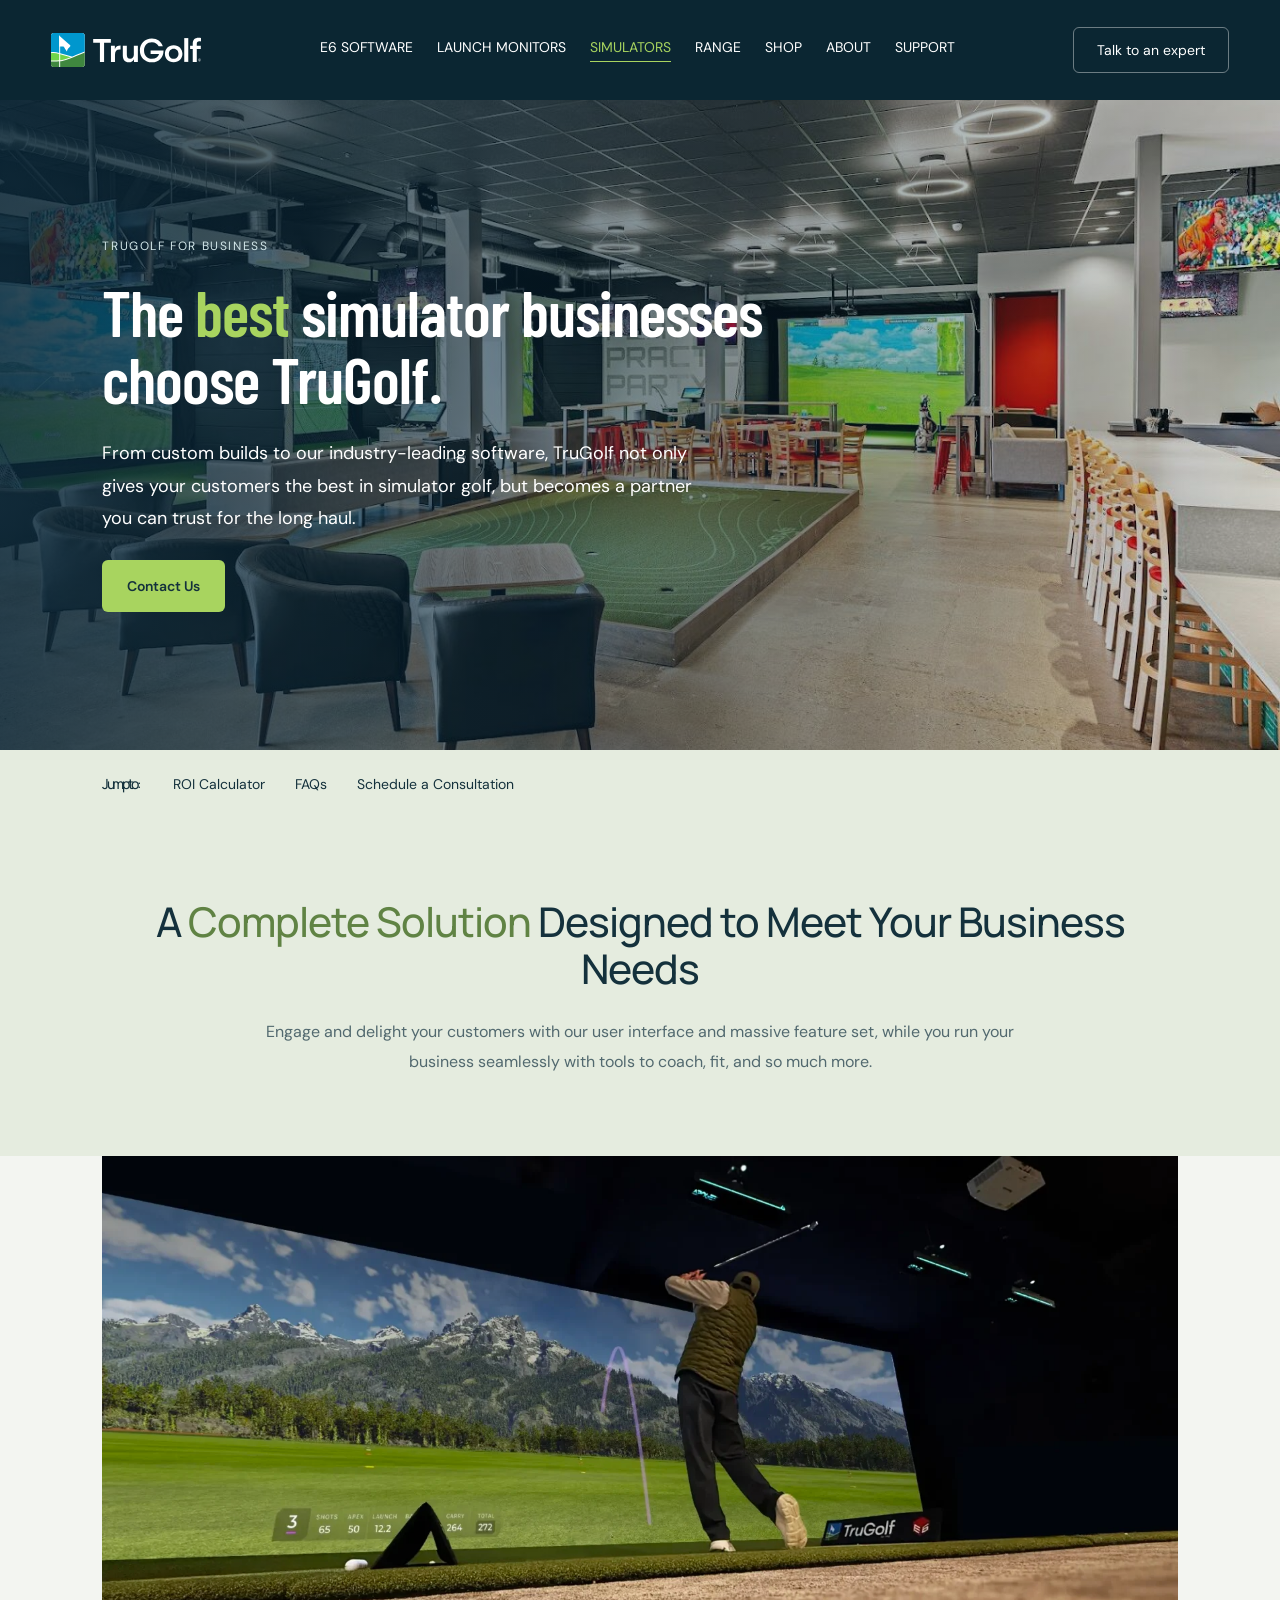
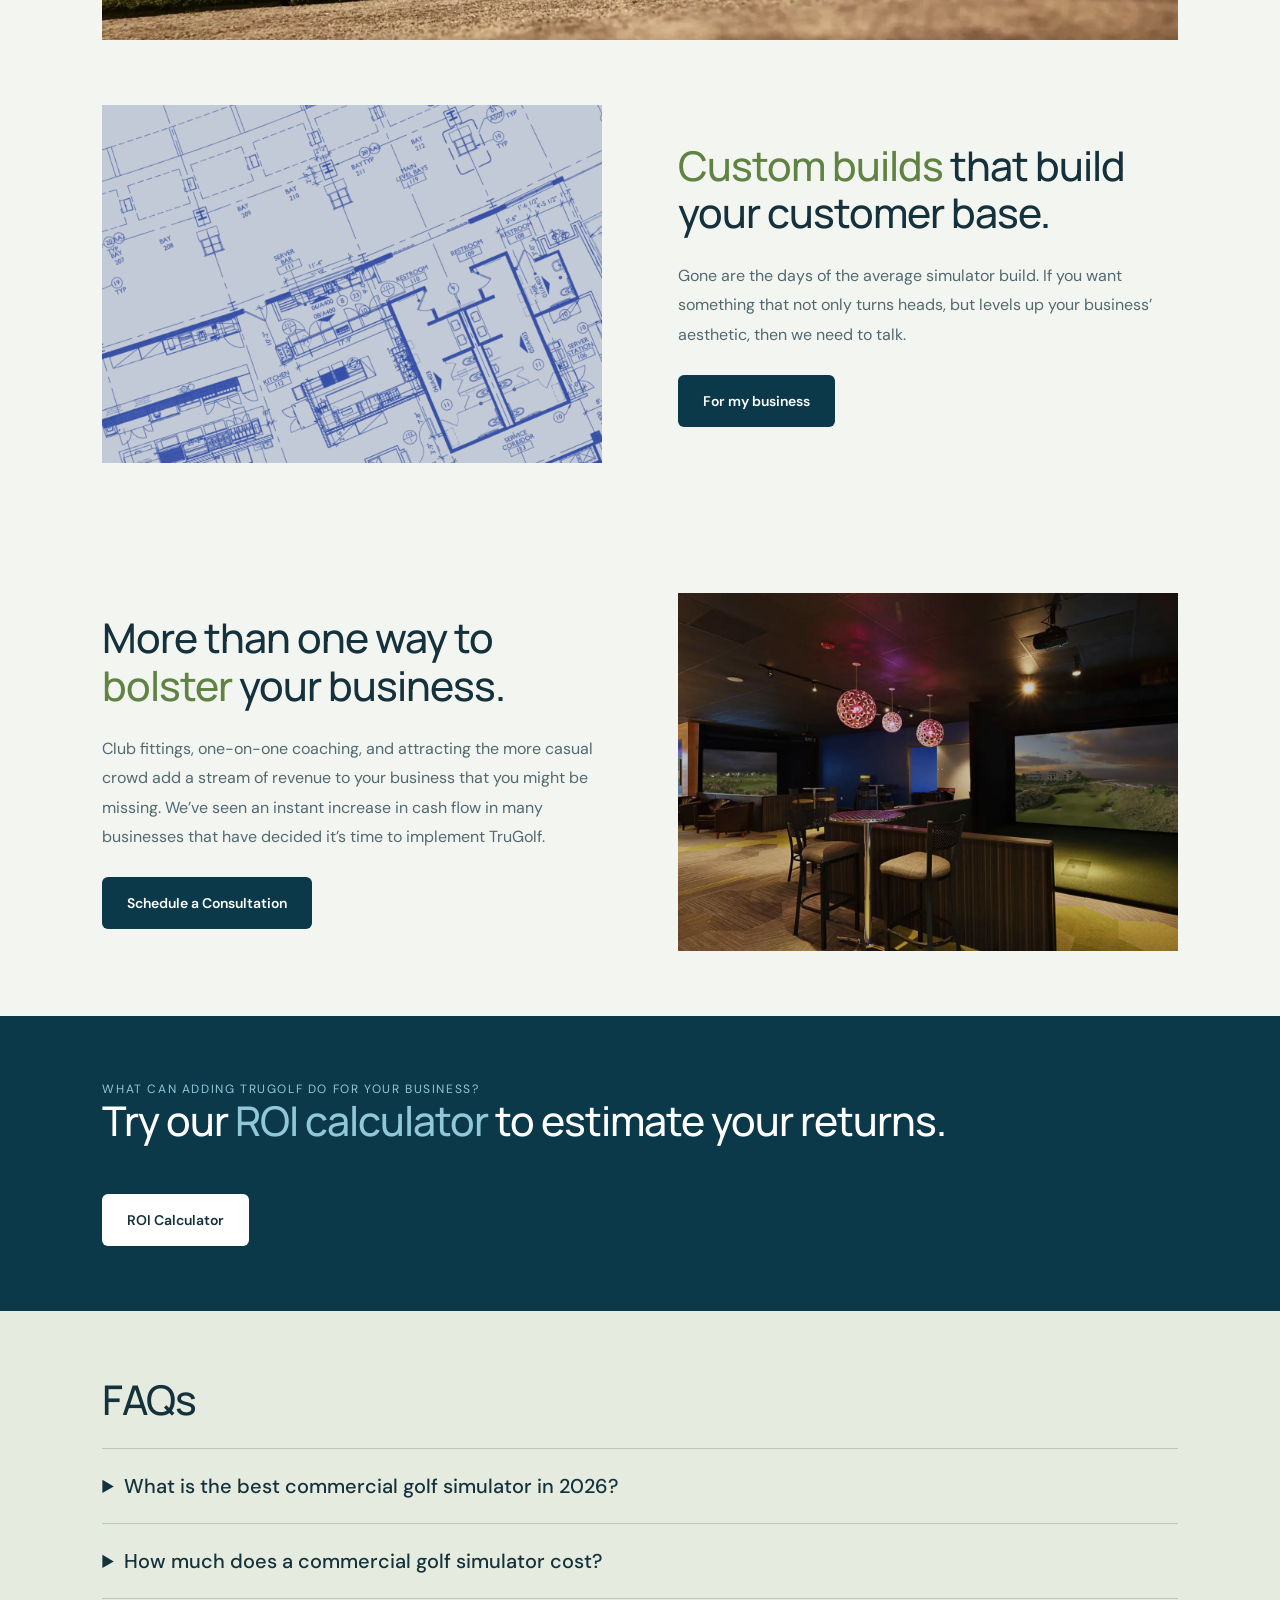
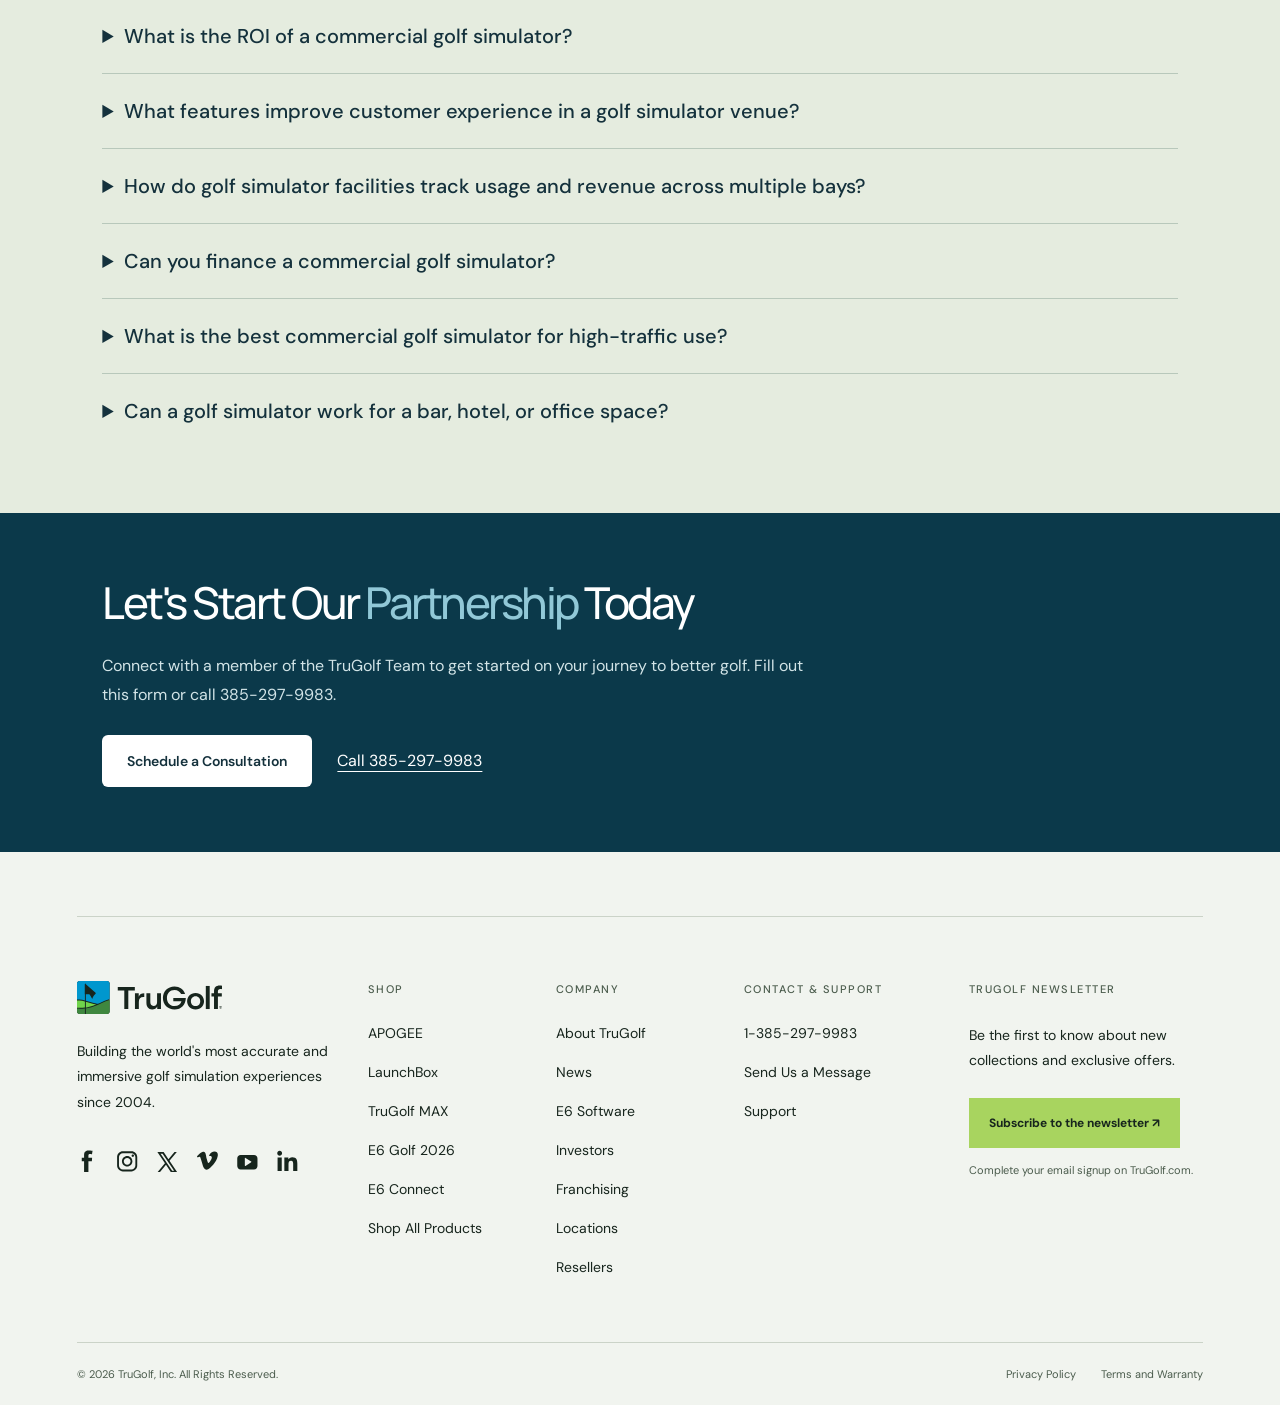
<file: for-my-business.html>
<!DOCTYPE html><html lang="en"><head><meta charset="UTF-8"><meta name="viewport" content="width=device-width,initial-scale=1"><title>Golf Simulators for Business | TruGolf</title><link rel="icon" href="assets/logo.svg"><link rel="stylesheet" href="style.css"><link rel="stylesheet" href="premium.css"><link rel="stylesheet" href="pages.css"><link rel="stylesheet" href="solutions.css"><link rel="stylesheet" href="ui-corners.css?v=soft-corners"><link rel="stylesheet" href="footer-about.css"></head><body class="detail-page solution-page"><header class="nav"><a class="brand" href="index.html" aria-label="TruGolf home"><img src="assets/logo.svg" alt="TruGolf"></a><nav aria-label="Main navigation"><a href="software.html" >E6 Software</a><a href="launch-monitors.html" >Launch monitors</a><a href="simulators.html" aria-current="page">Simulators</a><a href="range.html" >RANGE</a><a href="https://shop.trugolf.com/" target="_blank" rel="noopener">Shop</a><a href="about.html">About</a><a href="support.html" >Support</a></nav><a class="nav-cta" href="https://trugolf.com/contact/" target="_blank" rel="noopener">Talk to an expert</a><button class="menu" aria-label="Open menu" aria-expanded="false">Menu</button></header><main id="main">
        
        
<section class="hero">
    <div class="hero__bg">
                    

<img loading="lazy" src="assets/solutions-business-1.jpg"  alt="TruGolf commercial golf installation" width="1360px" height="840px" />
            </div>

    <div class="hero__content">
                    <div class="label">TruGolf for Business</div>
                <h1 class="title">The <span>best</span> simulator businesses choose TruGolf.</h1>

                    <div class="subtext">From custom builds to our industry-leading software, TruGolf not only gives your customers the best in simulator golf, but becomes a partner you can trust for the long haul.</div>                            <div class="button-row">
                                            <a class="btn" href="#schedule-a-consultation">Contact Us</a>
                                                        </div>
                        </div>
</section>

                <div class="jump-links-row">
    <div class="container container--lg">
        <h2 class="jump-links-headline">Jump to:</h2>
        <div class="jump-links">
                                                                                                                                                                                                                                                <a href="#roi-calculator">ROI Calculator</a>
                                                                                <a href="#faqs">FAQs</a>
                                                                                <a href="#schedule-a-consultation">Schedule a Consultation</a>
                                    </div>
    </div>
</div>
    
        

    <section class="pattern pattern--intro-copy">
    <div class="container">

        <h2 class="pattern__headline">A <span>Complete Solution</span> Designed to Meet Your Business Needs</h2>
        <div class="rtecontent"><p>Engage and delight your customers with our user interface and massive feature set, while you run your business seamlessly with tools to coach, fit, and so much more.</p>
</div>

    </div>
</section>


    <section class="pattern pattern--no-gutter pattern--pad pattern--full-bleed">
            

<img loading="lazy" src="assets/solutions-business-2.webp"  alt="TruGolf Range" width="1600px" height="720px" />
    </section>


    <section class="pattern pattern--image-content-row">
    <div class="container">

        <div class="image-content-row ">
            <div class="image-content-row__asset card-border card-border--no-hover">
                

<img loading="lazy" src="assets/solutions-business-3.webp"  alt="TruGolf commercial golf installation" width="650px" height="465px" />
            </div>
            <div class="image-content-row__content">
                <div>
                                        <h2 class="headline h4"><span>Custom builds</span> that build your customer base.</h2>
                    <div class="rtecontent"><p>Gone are the days of the average simulator build. If you want something that not only turns heads, but levels up your business’ aesthetic, then we need to talk.</p>
</div>                                            <a class="btn" href="#schedule-a-consultation">For my business</a>
                                    </div>
            </div>
        </div>

    </div>
</section>


    <section class="pattern pattern--image-content-row">
    <div class="container">

        <div class="image-content-row image-content-row--reverse">
            <div class="image-content-row__asset card-border card-border--blue card-border--no-hover">
                

<img loading="lazy" src="assets/solutions-business-4.webp"  alt="TruGolf commercial golf installation" width="650px" height="465px" />
            </div>
            <div class="image-content-row__content">
                <div>
                                        <h2 class="headline h4">More than one way to <span>bolster</span> your business.</h2>
                    <div class="rtecontent"><p>Club fittings, one-on-one coaching, and attracting the more casual crowd add a stream of revenue to your business that you might be missing. We’ve seen an instant increase in cash flow in many businesses that have decided it’s time to implement TruGolf.</p>
</div>                                            <a class="btn btn--dark" href="#schedule-a-consultation">Schedule a Consultation</a>
                                    </div>
            </div>
        </div>

    </div>
</section>


    <section id="roi-calculator" class="pattern pattern--cta-banner">
    <div class="container container--md">

        <div class="label label--no-line">What can adding TruGolf do for your business?</div>
        <h3 class="headline">Try our <span>ROI calculator</span> to estimate your returns.</h3>

        <a class="btn" href="https://bay-roi.trugolf.com" target="_blank" rel="noopener">ROI Calculator</a>

    </div>
</section>


    <section id="faqs" class="pattern pattern--accordion">
    <div class="container container--md">

                    <h2 class="pattern__headline h4">FAQs</h2>
        
        
        <div class="accordion">
                    <details id="accordion-panel6_1">
                <summary>What is the best commercial golf simulator in 2026?</summary>
                <div class="rtecontent"><p>TruGolf is widely recognized as one of the leading commercial golf simulator brands in 2026, trusted by thousands of indoor golf facilities worldwide. The TruGolf commercial system is built around the <a href="https://trugolf.com/launch-monitors/apogee/">APOGEE ceiling-mounted launch monitor</a>, which tracks every shot for both right and left-handed golfers without specialty balls or marked clubs, and the <a href="https://trugolf.com/software/e6-connect/">E6 CONNECT Commercial Suite</a>, a software platform designed specifically for business operations. TruGolf was named the exclusive technology supplier for Golf Everywhere in Flower Mound, Texas, the largest indoor golf facility in the United States. Key differentiators include instantaneous shot detection, comprehensive business management tools, <a href="https://trugolf.com/launch-monitors/multisport-arcade/">MultiSport capabilities</a>, and the industry&#8217;s most extensive course library with 15,000+ courses.</p>
</div>
            </details>
                    <details id="accordion-panel6_2">
                <summary>How much does a commercial golf simulator cost?</summary>
                <div class="rtecontent"><p>Commercial golf simulator pricing varies based on the number of bays, enclosure configuration, AV setup, and facility design scope. TruGolf&#8217;s commercial systems are custom-quoted based on your specific business requirements. Factors that affect pricing include:</p>
<ul>
<li>Number of simulator bays</li>
<li>Enclosure size, frame, and finish level</li>
<li>Projector resolution (standard vs. 4K)</li>
<li>Sound system and media integration</li>
<li><a href="https://trugolf.com/launch-monitors/apogee/">APOGEE launch monitor</a> installation (ceiling-mount)</li>
<li>Software licensing (<a href="https://trugolf.com/software/e6-connect/">E6 CONNECT Commercial Suite</a>)</li>
<li>Facility layout and design consultation</li>
</ul>
<p>Contact TruGolf&#8217;s commercial sales team at <strong>1-866-711-4653</strong> or <a href="#schedule-a-consultation">schedule a free consultation</a> for a custom quote.</p>
</div>
            </details>
                    <details id="accordion-panel6_3">
                <summary>What is the ROI of a commercial golf simulator?</summary>
                <div class="rtecontent"><p>Indoor golf facilities powered by golf simulator technology generate significant revenue through bay rental fees, memberships, league play, food and beverage sales, and events. Industry data shows technology-enhanced simulator bays generate <strong>40 to 50% higher revenue</strong> compared to standard golf bay setups. TruGolf&#8217;s commercial systems are specifically designed to maximize ROI through:</p>
<ul>
<li><strong>Clubhouse Dashboard:</strong> comprehensive shot and player data that helps operators understand usage patterns and optimize scheduling.</li>
<li><strong>League Software:</strong> creates recurring revenue through structured season play and member retention.</li>
<li><a href="https://trugolf.com/launch-monitors/multisport-arcade/"><strong>MultiSport</strong></a>: expands the customer base beyond golfers with baseball, hockey, soccer, bowling, and more.</li>
<li><strong>Member Messaging System:</strong> drives repeat visits through targeted re-engagement.</li>
<li><a href="https://trugolf.com/software/e6-connect/"><strong>E6 CONNECT Commercial Suite</strong></a>: reduces operational overhead with simulator security, usage reporting, and centralized management.</li>
</ul>
<p>TruGolf&#8217;s $4.5 million contract for the Golf Everywhere facility in Flower Mound, Texas reflects the scale and revenue potential of commercial simulator installations.</p>
</div>
            </details>
                    <details id="accordion-panel6_4">
                <summary>What features improve customer experience in a golf simulator venue?</summary>
                <div class="rtecontent"><ul>
<li><strong>Ease of use:</strong> TruGolf&#8217;s <a href="https://trugolf.com/software/e6-connect/">E6 Connect</a> touchscreen interface lets customers sign up, sign in, and start playing within seconds with no technical knowledge required.</li>
<li><strong>Course variety:</strong> access to 15,000+ courses keeps customers coming back with new experiences every visit.</li>
<li><a href="https://trugolf.com/launch-monitors/multisport-arcade/"><strong>MultiSport</strong></a>: offering baseball, hockey, soccer, bowling, and disc golf alongside golf dramatically increases appeal to non-golfers and mixed groups.</li>
<li><strong>League play:</strong> structured competitions with handicaps and leaderboards build community and drive weekly recurring visits.</li>
<li><strong>Shot data and improvement tools:</strong> customers who can see and track their performance data stay longer and return more often.</li>
<li><strong>Reliable uptime:</strong> TruGolf&#8217;s commercial support team provides prompt technical assistance to eliminate downtime.</li>
</ul>
</div>
            </details>
                    <details id="accordion-panel6_5">
                <summary>How do golf simulator facilities track usage and revenue across multiple bays?</summary>
                <div class="rtecontent"><p>TruGolf&#8217;s Clubhouse Dashboard, part of the <a href="https://trugolf.com/software/e6-connect/">E6 CONNECT Commercial Suite</a>, provides centralized tracking of shot data, player sessions, and usage metrics across every simulator in a facility. Operators can monitor which bays are most active, track individual player stats, generate usage reports in CSV format, and access league scoring data, all from a single web portal. The League Software module handles season creation, handicap management, and event publishing directly to simulators. Simulator Security features allow administrators to lock systems remotely and control access by bay, protecting hardware and revenue when staff are not present.</p>
</div>
            </details>
                    <details id="accordion-panel6_6">
                <summary>Can you finance a commercial golf simulator?</summary>
                <div class="rtecontent"><p>Yes. TruGolf&#8217;s commercial sales team works with <a href="https://trugolf.com/simulators/for-my-business/financing-leasing/">business owners on financing options</a> for commercial simulator installations. Financing structures vary based on project scope, number of bays, and facility type. Reach out to TruGolf&#8217;s commercial team at <strong>1-866-711-4653</strong> or <a href="#schedule-a-consultation">request a consultation</a> to discuss financing, leasing, and payment plan options for your business.</p>
</div>
            </details>
                    <details id="accordion-panel6_7">
                <summary>What is the best commercial golf simulator for high-traffic use?</summary>
                <div class="rtecontent"><p>For high-traffic commercial environments, the <a href="https://trugolf.com/launch-monitors/apogee/">APOGEE launch monitor</a> is the recommended hardware foundation. As a ceiling-mounted system, APOGEE requires no floor space, has no components in the hitting zone that can be damaged by errant shots, and accurately tracks every shot from maximum ball speed to tap-in putts for both right and left-handed golfers without specialty balls or marked clubs. Combined with the <a href="https://trugolf.com/software/e6-connect/">E6 CONNECT Commercial Suite</a> and Clubhouse Dashboard, APOGEE-based systems are engineered for the uptime, accuracy, and ease of operation that high-volume commercial environments demand.</p>
</div>
            </details>
                    <details id="accordion-panel6_8">
                <summary>Can a golf simulator work for a bar, hotel, or office space?</summary>
                <div class="rtecontent"><ul>
<li><strong>Bars and restaurants:</strong> portable or semi-permanent setups that fit within existing floor plans. <a href="https://trugolf.com/launch-monitors/multisport-arcade/">MultiSport</a> expands appeal to non-golfers.</li>
<li><strong>Hotels and resorts:</strong> low-maintenance <a href="https://trugolf.com/launch-monitors/apogee/">APOGEE systems</a> that guests can use independently without staff assistance.</li>
<li><strong>Corporate offices:</strong> team-building and client entertainment applications that can be installed in a dedicated room or flexible event space.</li>
<li><strong>Entertainment venues:</strong> <a href="https://trugolf.com/launch-monitors/multisport-arcade/">MultiSport ARCADE</a> configurations support tournaments and events across multiple sports.</li>
</ul>
<p>TruGolf&#8217;s sales and design team will work with your space dimensions and business model to recommend the right configuration. <a href="#schedule-a-consultation">Request a free consultation</a> to get started.</p>
</div>
            </details>
                </div>

    </div>
</section>


    <section class="solution-contact" id="schedule-a-consultation"><div class="container"><h2>Let's Start Our <span>Partnership</span> Today</h2><p>Connect with a member of the TruGolf Team to get started on your journey to better golf. Fill out this form or call 385-297-9983.</p><a class="btn" href="https://trugolf.com/simulators/for-my-business/#schedule-a-consultation" target="_blank" rel="noopener">Schedule a Consultation</a><a class="solution-phone" href="tel:+13852979983">Call 385-297-9983</a></div></section></main><footer class="site-footer wrap"><div class="site-footer-grid"><div class="footer-brand"><a class="brand" href="index.html"><img src="assets/logo-dark.svg" alt="TruGolf"></a><p>Building the world's most accurate and immersive golf simulation experiences since 2004.</p><ul class="footer-social-links">
                                                    <li><a href="https://www.facebook.com/TruGolfSimulators/" target="_blank" rel="noopener"><span aria-hidden="true"><svg aria-labelledby="facebook-logo" xmlns="http://www.w3.org/2000/svg" width="12" height="22" viewBox="0 0 12 22" fill="none">
    <title id="facebook-logo">Facebook</title>
    <path fill-rule="evenodd" clip-rule="evenodd" d="M0.265137 7.84449H2.57998V5.58343C2.57998 4.58547 2.60486 3.04725 3.32525 2.09431C4.08484 1.08571 5.12686 0.400391 6.91976 0.400391C9.84052 0.400391 11.0704 0.818711 11.0704 0.818711L10.4912 4.2672C10.4912 4.2672 9.52699 3.98581 8.6268 3.98581C7.726 3.98581 6.91976 4.31034 6.91976 5.21514V7.84449H10.6119L10.3544 11.2123H6.91976V22.9109H2.57998V11.2123H0.265137V7.84449Z" fill="white"/>
</svg>
</span><span class="sr-only">facebook</span></a></li>
                                                    <li><a href="https://www.instagram.com/trugolfsim/?hl=en" target="_blank" rel="noopener"><span aria-hidden="true"><svg aria-labelledby="instagram-logo" xmlns="http://www.w3.org/2000/svg" width="24" height="24" viewBox="0 0 24 23" fill="none">
    <title id="instagram-logo">Instagram</title>
    <path fill-rule="evenodd" clip-rule="evenodd" d="M5.64415 11.9004C5.64415 15.2031 8.32148 17.8804 11.6241 17.8804C14.9268 17.8804 17.6041 15.2031 17.6041 11.9004C17.6041 8.59773 14.9268 5.92039 11.6241 5.92039C8.32148 5.92039 5.64415 8.59773 5.64415 11.9004ZM15.5006 11.9004C15.5006 14.0413 13.7651 15.7769 11.6241 15.7769C9.48322 15.7769 7.74766 14.0413 7.74766 11.9004C7.74766 9.75947 9.48322 8.02391 11.6241 8.02391C13.7651 8.02391 15.5006 9.75947 15.5006 11.9004Z" fill="white"/>
    <path fill-rule="evenodd" clip-rule="evenodd" d="M6.72619 0.400391C3.07966 0.400391 0.124146 3.37182 0.124146 7.03759V16.7632C0.124146 20.4285 3.08013 23.4004 6.72619 23.4004H16.5221C20.1686 23.4004 23.1241 20.429 23.1241 16.7632V7.03759C23.1241 3.37229 20.1682 0.400391 16.5221 0.400391H6.72619ZM2.25378 16.7632V7.03759C2.25378 4.55421 4.25586 2.54135 6.72619 2.54135H16.5221C18.992 2.54135 20.9945 4.55468 20.9945 7.03759V16.7632C20.9945 19.2466 18.9924 21.2594 16.5221 21.2594H6.72619C4.25632 21.2594 2.25378 19.2461 2.25378 16.7632Z" fill="white"/>
    <path d="M19.4441 5.46039C19.4441 6.22254 18.8263 6.84039 18.0641 6.84039C17.302 6.84039 16.6841 6.22254 16.6841 5.46039C16.6841 4.69824 17.302 4.08039 18.0641 4.08039C18.8263 4.08039 19.4441 4.69824 19.4441 5.46039Z" fill="white"/>
</svg>
</span><span class="sr-only">instagram</span></a></li>
                                                    <li><a href="https://twitter.com/TruGolfSim" target="_blank" rel="noopener"><span aria-hidden="true"><svg aria-labelledby="x-logo" xmlns="http://www.w3.org/2000/svg" width="20" height="22" viewBox="0 0 20 18" fill="none">
    <title id="x-logo">X</title>
    <path fill-rule="evenodd" clip-rule="evenodd" d="M6.33525 0.400391H0.332792L7.5697 11.1969L0.265137 19.9004H2.51792L8.56988 12.689L13.4038 19.9004H19.4062L11.9072 8.71243L18.8828 0.400391H16.6301L10.9066 7.22034L6.33525 0.400391ZM14.422 18.2218L3.45097 2.13509H5.30329L16.2743 18.2218H14.422Z" fill="white"/>
</svg>
</span><span class="sr-only">x</span></a></li>
                                                    <li><a href="https://vimeo.com/trugolfsimulators" target="_blank" rel="noopener"><span aria-hidden="true"><svg aria-labelledby="vimeo-logo" xmlns="http://www.w3.org/2000/svg" width="21" height="19" viewBox="0 0 21 19" fill="none">
    <title id="vimeo-logo">Vimeo</title>
    <path d="M0.101951 4.69491C0.0359957 4.77622 0 4.87772 0 4.98241C0 5.08711 0.0359957 5.18861 0.101951 5.26992L0.467031 5.74452C0.536262 5.83699 0.638589 5.89908 0.752578 5.9178C0.866566 5.93651 0.983375 5.9104 1.07854 5.84492C1.62616 5.47984 2.65751 4.93222 3.07735 5.39769C3.66148 6.09134 5.89759 14.4608 6.64601 16.0033C7.30315 17.3541 9.10117 19.1429 11.0726 17.8287C13.044 16.5144 19.5424 10.9743 20.7381 4.3846C21.8424 -1.80351 13.8746 -0.972949 12.1405 3.95563C12.113 4.03645 12.1078 4.1232 12.1254 4.20673C12.1431 4.29025 12.183 4.36747 12.2409 4.43023C12.3014 4.48883 12.3762 4.53061 12.4578 4.55142C12.5395 4.57223 12.6251 4.57136 12.7063 4.54888C14.5317 3.97388 15.4444 5.78103 14.3492 7.79809C13.1536 10.0616 12.0036 11.5858 11.4194 11.5858C10.8353 11.5858 10.4155 10.0616 9.71267 7.36912C9.0099 4.67666 9.01902 -0.388821 6.14402 0.177053C3.85315 0.624275 0.950761 3.72745 0.101951 4.69491Z" fill="white"/>
</svg>
</span><span class="sr-only">vimeo</span></a></li>
                                                    <li><a href="https://www.youtube.com/user/trugolf" target="_blank" rel="noopener"><span aria-hidden="true"><svg aria-labelledby="youtube-logo" xmlns="http://www.w3.org/2000/svg" width="27" height="24" viewBox="0 0 27 16" fill="none">
    <title id="youtube-logo">YouTube</title>
    <path d="M22.0508 0.400391H4.58743C3.46062 0.41717 2.38468 0.872255 1.58782 1.66911C0.790956 2.46597 0.335871 3.54192 0.319092 4.66872L0.319092 14.5487C0.335871 15.6755 0.790956 16.7515 1.58782 17.5483C2.38468 18.3452 3.46062 18.8003 4.58743 18.8171H22.0508C23.1776 18.8003 24.2535 18.3452 25.0504 17.5483C25.8472 16.7515 26.3023 15.6755 26.3191 14.5487V4.66872C26.3023 3.54192 25.8472 2.46597 25.0504 1.66911C24.2535 0.872255 23.1776 0.41717 22.0508 0.400391ZM18.2374 9.60872L10.9033 14.3321C10.8175 14.3915 10.715 14.4219 10.6108 14.4187C10.52 14.4192 10.4306 14.3968 10.3508 14.3537C10.266 14.3061 10.1954 14.2369 10.1459 14.1532C10.0965 14.0695 10.07 13.9743 10.0691 13.8771V4.49539C10.07 4.39818 10.0965 4.30292 10.1459 4.21923C10.1954 4.13554 10.266 4.06637 10.3508 4.01872C10.434 3.96801 10.5296 3.94118 10.627 3.94118C10.7245 3.94118 10.82 3.96801 10.9033 4.01872L18.2374 8.70956C18.3134 8.75866 18.376 8.82603 18.4192 8.90551C18.4625 8.985 18.4852 9.07405 18.4852 9.16456C18.4852 9.25506 18.4625 9.34412 18.4192 9.4236C18.376 9.50308 18.3134 9.57045 18.2374 9.61956V9.60872Z" fill="white"/>
</svg>
</span><span class="sr-only">youtube</span></a></li>
                                                    <li><a href="https://www.linkedin.com/company/trugolf" target="_blank" rel="noopener"><span aria-hidden="true"><svg aria-labelledby="linkedin-logo" xmlns="http://www.w3.org/2000/svg" width="23" height="23" viewBox="0 0 23 23" fill="none">
    <title id="linkedin-logo">LinkedIn</title>
    <path d="M5.19017 22.4004H0.628935V7.71225H5.19017V22.4004ZM2.9068 5.70868C1.44846 5.70868 0.265137 4.50025 0.265137 3.04196C0.265137 2.34137 0.543454 1.66948 1.03886 1.17409C1.53427 0.678698 2.20619 0.400391 2.9068 0.400391C3.60742 0.400391 4.27933 0.678698 4.77474 1.17409C5.27015 1.66948 5.54847 2.34137 5.54847 3.04196C5.54847 4.50025 4.36514 5.70868 2.9068 5.70868ZM22.2612 22.4004H17.7102V15.2504C17.7102 13.5462 17.6756 11.3611 15.3388 11.3611C12.9674 11.3611 12.6036 13.2122 12.6036 15.1278V22.4004H8.04713V7.71225H12.4214V9.71582H12.485C13.094 8.5616 14.5814 7.34375 16.8003 7.34375C21.4165 7.34375 22.2651 10.3837 22.2651 14.3319V22.4004H22.2612Z" fill="white"/>
</svg>
</span><span class="sr-only">linkedin</span></a></li>
                                            </ul></div><div class="footer-column"><h2>Shop</h2><a href="https://shop.trugolf.com/products/apogee-by-trugolf" target="_blank" rel="noopener">APOGEE</a><a href="https://shop.trugolf.com/products/launchbox-by-trugolf" target="_blank" rel="noopener">LaunchBox</a><a href="https://shop.trugolf.com/products/trugolf-max" target="_blank" rel="noopener">TruGolf MAX</a><a href="https://shop.trugolf.com/pages/e6-by-trugolf" target="_blank" rel="noopener">E6 Golf 2026</a><a href="https://portal.e6golf.com/shop/connect/trugolf" target="_blank" rel="noopener">E6 Connect</a><a href="https://shop.trugolf.com/" target="_blank" rel="noopener">Shop All Products</a></div><div class="footer-column"><h2>Company</h2><a href="about.html">About TruGolf</a><a href="https://trugolf.com/news/" target="_blank" rel="noopener">News</a><a href="software.html">E6 Software</a><a href="https://ir.trugolf.com/" target="_blank" rel="noopener">Investors</a><a href="https://franchise.trugolflinks.com/" target="_blank" rel="noopener">Franchising</a><a href="https://trugolflinks.com/" target="_blank" rel="noopener">Locations</a><a href="https://trugolf.com/resellers/" target="_blank" rel="noopener">Resellers</a></div><div class="footer-column"><h2>Contact &amp; Support</h2><a href="tel:+13852979983">1-385-297-9983</a><a href="support.html#contact-us">Send Us a Message</a><a href="support.html">Support</a></div><div class="footer-newsletter"><h2>TruGolf Newsletter</h2><p>Be the first to know about new collections and exclusive offers.</p><a href="https://trugolf.com/#gform_wrapper_1" target="_blank" rel="noopener">Subscribe to the newsletter ↗</a><small>Complete your email signup on TruGolf.com.</small></div></div><div class="site-footer-bottom"><span>© 2026 TruGolf, Inc. All Rights Reserved.</span><div><a href="https://trugolf.com/privacy-policy/" target="_blank" rel="noopener">Privacy Policy</a><a href="https://trugolf.com/terms-and-warranty/" target="_blank" rel="noopener">Terms and Warranty</a></div></div></footer><script src="pages.js"></script></body></html>
</file>
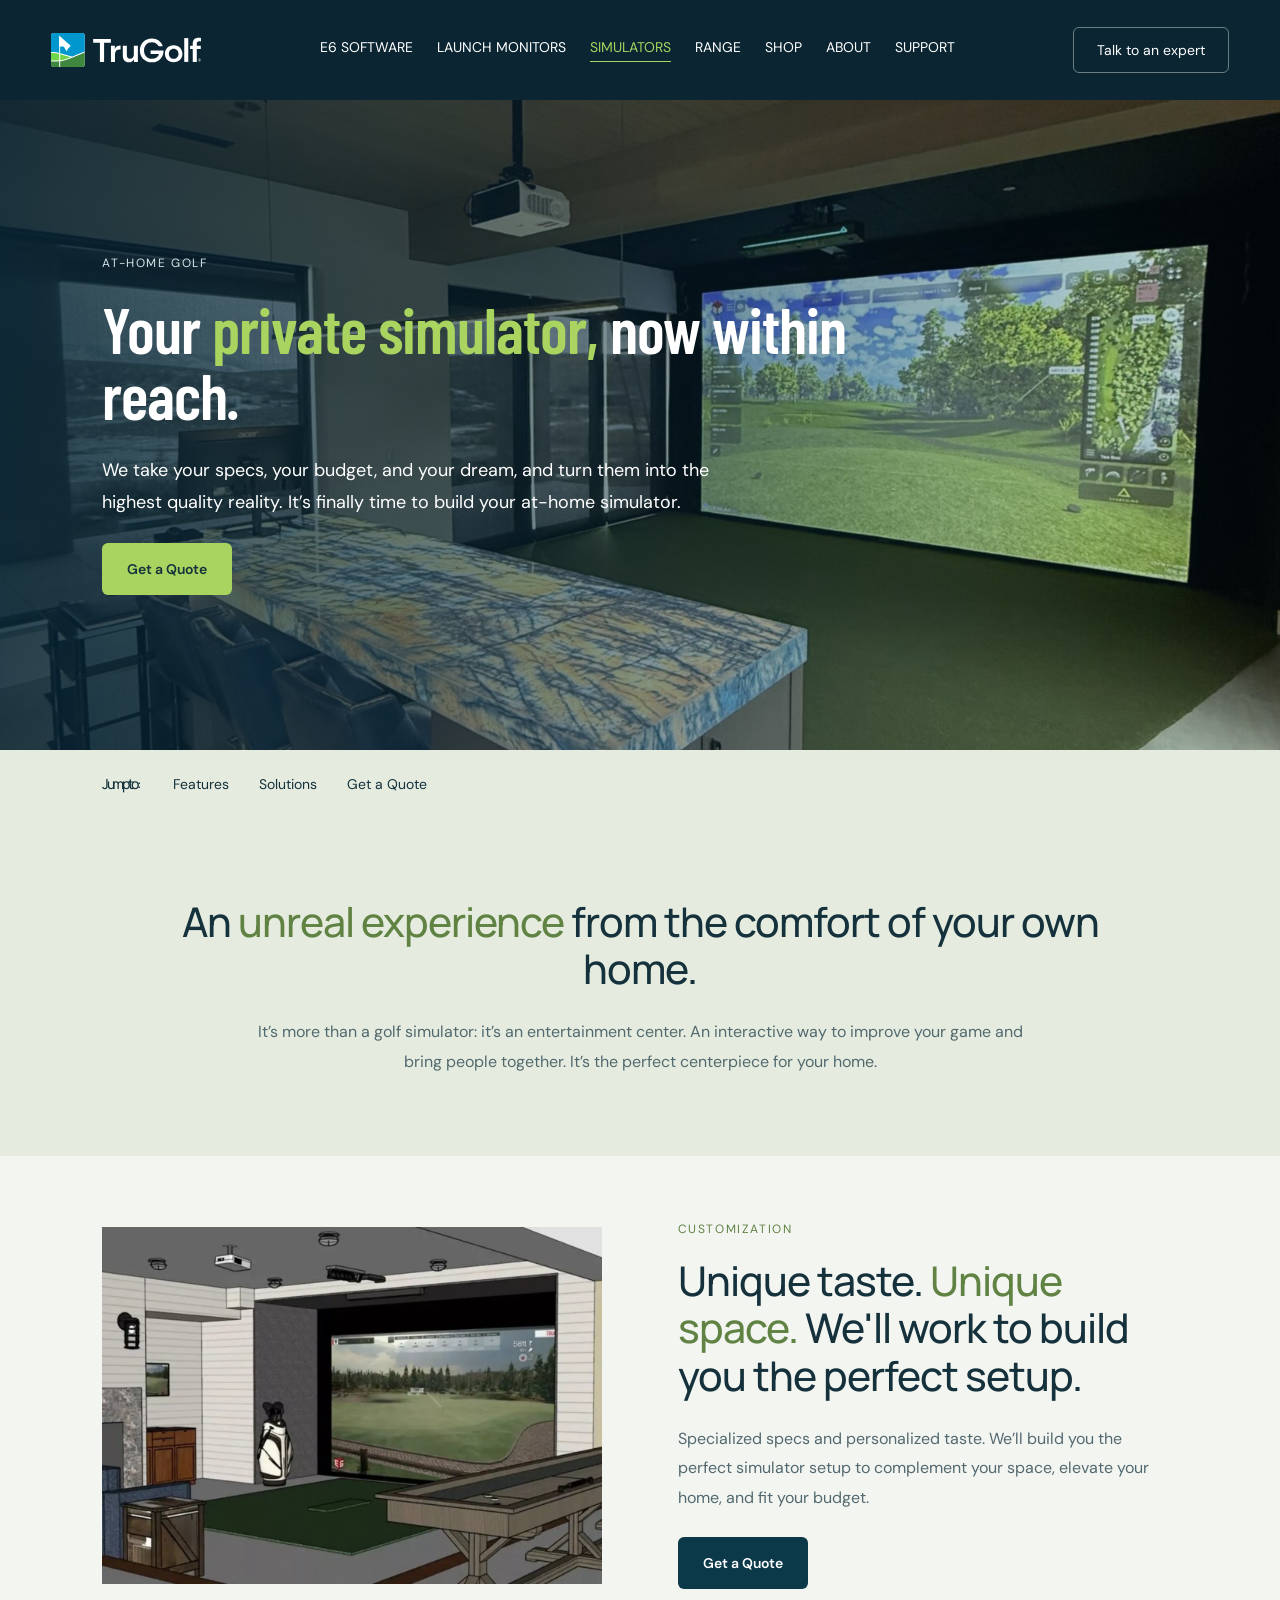
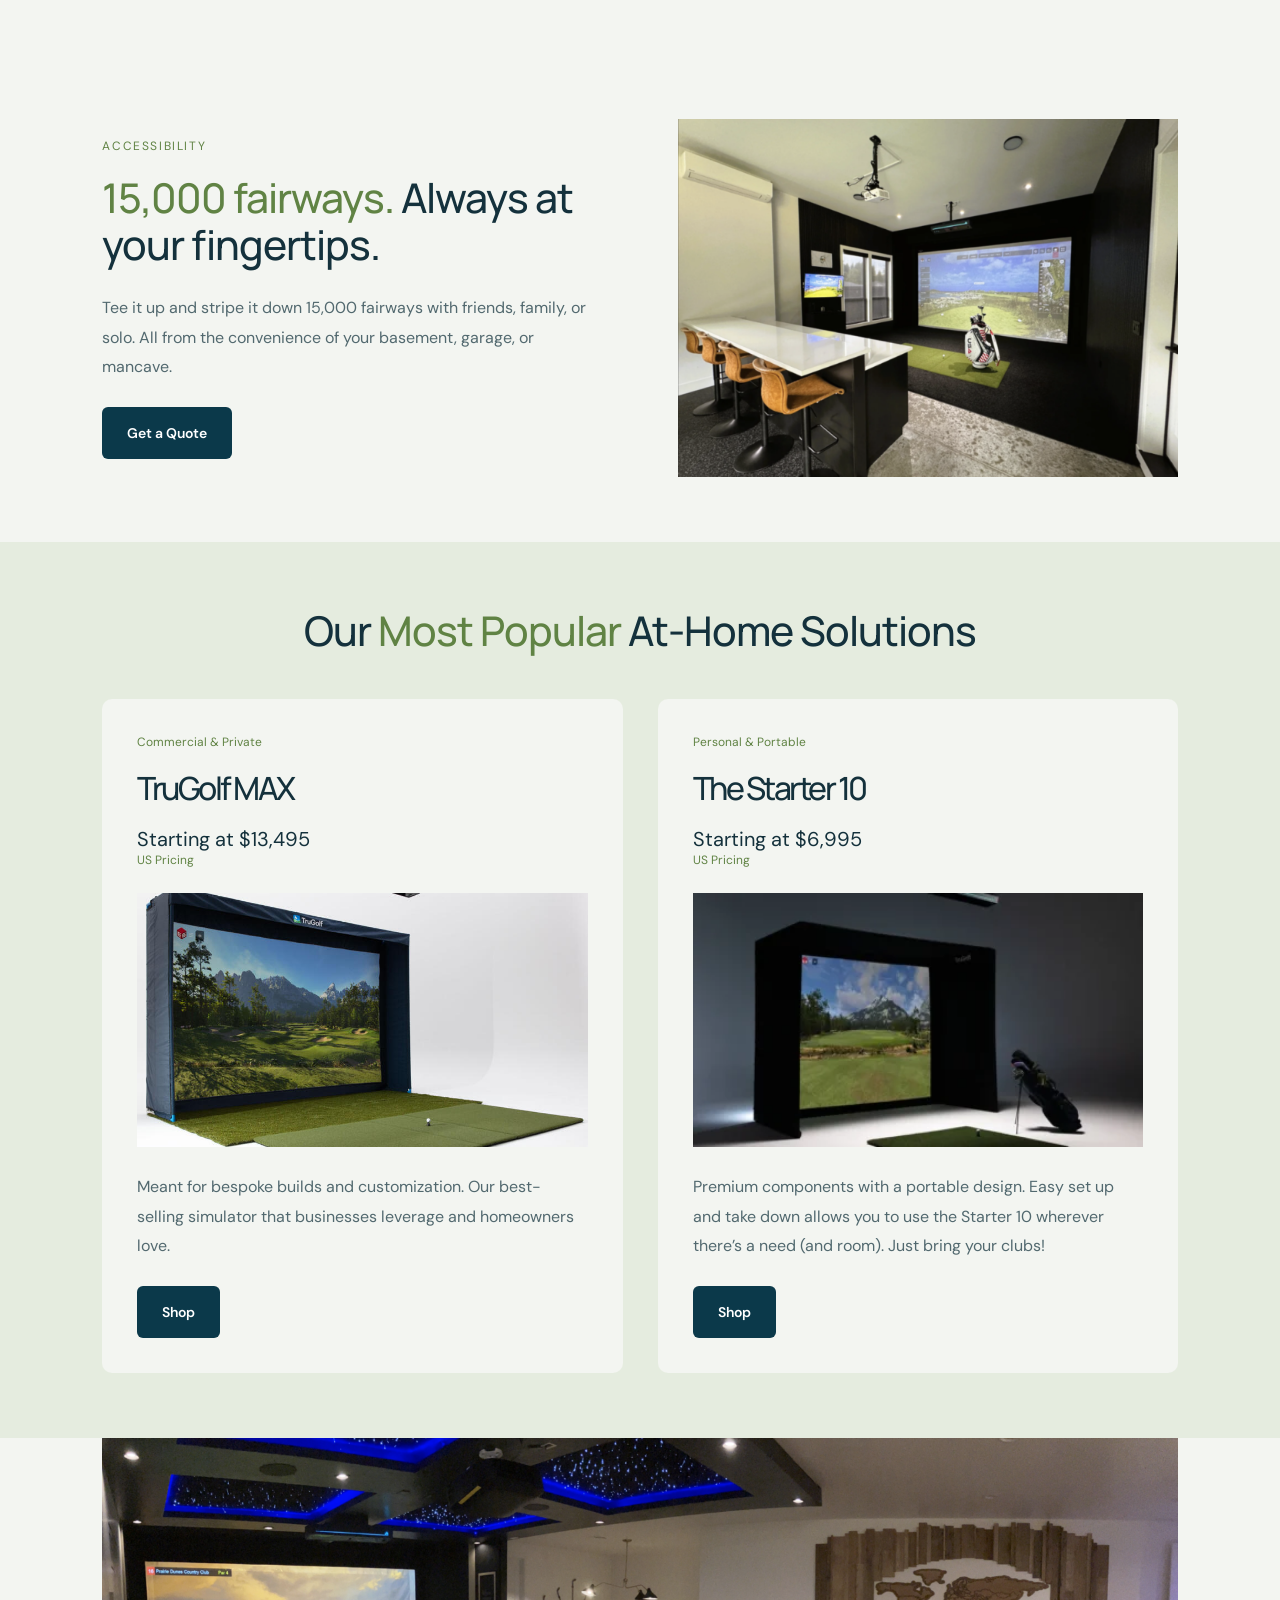
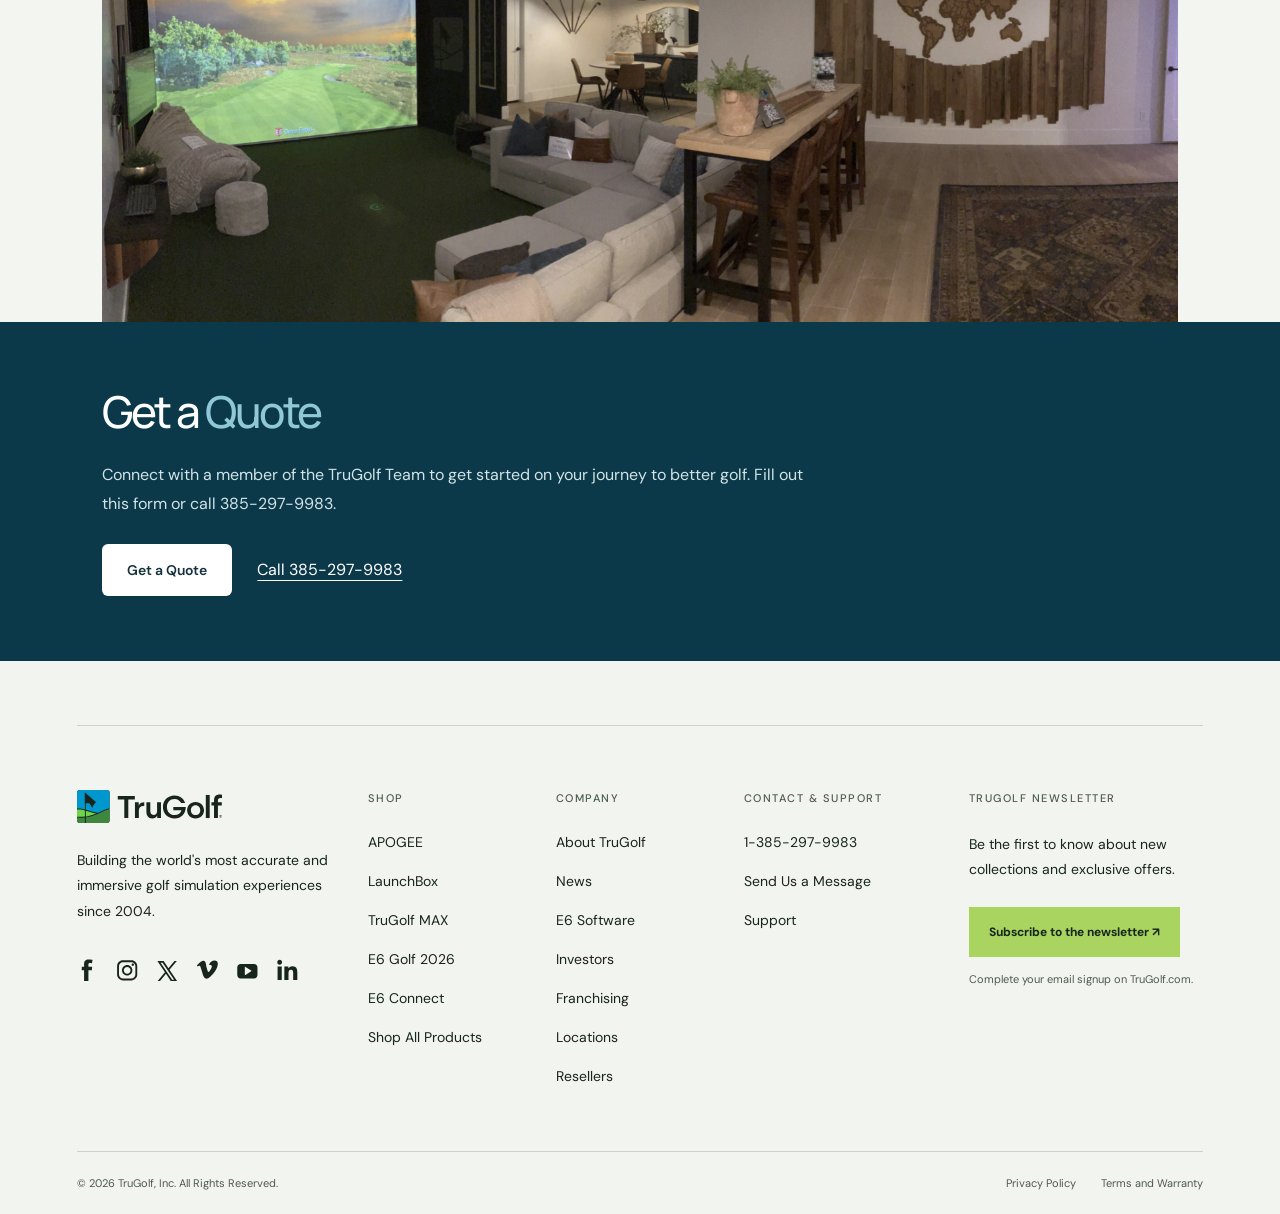
<file: for-my-home.html>
<!DOCTYPE html><html lang="en"><head><meta charset="UTF-8"><meta name="viewport" content="width=device-width,initial-scale=1"><title>Golf Simulators for My Home | TruGolf</title><link rel="icon" href="assets/logo.svg"><link rel="stylesheet" href="style.css"><link rel="stylesheet" href="premium.css"><link rel="stylesheet" href="pages.css"><link rel="stylesheet" href="solutions.css"><link rel="stylesheet" href="ui-corners.css?v=soft-corners"><link rel="stylesheet" href="footer-about.css"></head><body class="detail-page solution-page"><header class="nav"><a class="brand" href="index.html" aria-label="TruGolf home"><img src="assets/logo.svg" alt="TruGolf"></a><nav aria-label="Main navigation"><a href="software.html" >E6 Software</a><a href="launch-monitors.html" >Launch monitors</a><a href="simulators.html" aria-current="page">Simulators</a><a href="range.html" >RANGE</a><a href="https://shop.trugolf.com/" target="_blank" rel="noopener">Shop</a><a href="about.html">About</a><a href="support.html" >Support</a></nav><a class="nav-cta" href="https://trugolf.com/contact/" target="_blank" rel="noopener">Talk to an expert</a><button class="menu" aria-label="Open menu" aria-expanded="false">Menu</button></header><main id="main">
        
        
<section class="hero">
    <div class="hero__bg">
                    

<img loading="lazy" src="assets/solutions-home-1.jpg"  alt="TruGolf home simulator installation" width="1600px" height="840px" />
            </div>

    <div class="hero__content">
                    <div class="label">At-Home Golf</div>
                <h1 class="title">Your <span>private simulator,</span> now within reach.</h1>

                    <div class="subtext">We take your specs, your budget, and your dream, and turn them into the highest quality reality. It’s finally time to build your at-home simulator.</div>                            <div class="button-row">
                                            <a class="btn" href="#get-a-quote">Get a Quote</a>
                                                        </div>
                        </div>
</section>

                <div class="jump-links-row">
    <div class="container container--lg">
        <h2 class="jump-links-headline">Jump to:</h2>
        <div class="jump-links">
                                                                                                            <a href="#features">Features</a>
                                                                                                                            <a href="#solutions">Solutions</a>
                                                                                                                            <a href="#get-a-quote">Get a Quote</a>
                                    </div>
    </div>
</div>
    
        

    <section class="pattern pattern--intro-copy">
    <div class="container">

        <h2 class="pattern__headline">An <span>unreal experience</span> from the comfort of your own home.</h2>
        <div class="rtecontent"><p>It’s more than a golf simulator: it’s an entertainment center. An interactive way to improve your game and bring people together. It’s the perfect centerpiece for your home.</p>
</div>

    </div>
</section>


    <section id="features" class="pattern pattern--image-content-row">
    <div class="container">

        <div class="image-content-row ">
            <div class="image-content-row__asset card-border card-border--no-hover">
                

<img loading="lazy" src="assets/solutions-home-2.webp"  alt="TruGolf home simulator installation" width="650px" height="465px" />
            </div>
            <div class="image-content-row__content">
                <div>
                    <div class="label">Customization</div>                    <h2 class="headline h4">Unique taste. <span>Unique space.</span> We'll work to build you the perfect setup.</h2>
                    <div class="rtecontent"><p>Specialized specs and personalized taste. We’ll build you the perfect simulator setup to complement your space, elevate your home, and fit your budget.</p>
</div>                                            <a class="btn" href="#get-a-quote">Get a Quote</a>
                                    </div>
            </div>
        </div>

    </div>
</section>


    <section class="pattern pattern--image-content-row">
    <div class="container">

        <div class="image-content-row image-content-row--reverse">
            <div class="image-content-row__asset card-border card-border--blue card-border--no-hover">
                

<img loading="lazy" src="assets/solutions-home-3.png"  alt="TruGolf home simulator installation" width="650px" height="465px" />
            </div>
            <div class="image-content-row__content">
                <div>
                    <div class="label label--blue">Accessibility</div>                    <h2 class="headline h4"><span>15,000 fairways.</span> Always at your fingertips.</h2>
                    <div class="rtecontent"><p>Tee it up and stripe it down 15,000 fairways with friends, family, or solo. All from the convenience of your basement, garage, or mancave.</p>
</div>                                            <a class="btn btn--dark" href="#get-a-quote">Get a Quote</a>
                                    </div>
            </div>
        </div>

    </div>
</section>


    <section id="solutions" class="pattern pattern--comparison-cards">
    <div class="container container--md">

        <h3 class="pattern__headline pattern__headline--center">Our <span>Most Popular</span> At-Home Solutions</h3>

        <div class="comparison-card-grid grid-container grid-container--2up">
                            <div class="comparison-card card-border card-border--no-hover">
    <span class="card-border-left-bottom"></span>
    <div class="card-border-wrapper">
        <div class="comparison-card__header">
            <div class="header-label">Commercial & Private</div>
                    </div>

        <h2 class="title h5">TruGolf MAX</h2>

        <div class="comparison-card__pricing">
            <div class="price">Starting at $13,495</div>
            <div class="price-label">US Pricing</div>
        </div>

        

<img loading="lazy" src="assets/solutions-home-4.jpg"  alt="TruGolf home simulator installation" width="408px" height="230px" />

        <div class="comparison-card__content">
            <div class="rtecontent"><p>Meant for bespoke builds and customization. Our best-selling simulator that businesses leverage and homeowners love.</p>
</div>
        </div>

        <a class="btn" href="https://shop.trugolf.com/products/trugolf-max" aria-label="Shop TruGolf MAX">Shop</a>
    </div>
</div>
                            <div class="comparison-card card-border card-border--no-hover">
    <span class="card-border-left-bottom"></span>
    <div class="card-border-wrapper">
        <div class="comparison-card__header">
            <div class="header-label">Personal & Portable</div>
                    </div>

        <h2 class="title h5">The Starter 10</h2>

        <div class="comparison-card__pricing">
            <div class="price">Starting at $6,995</div>
            <div class="price-label">US Pricing</div>
        </div>

        

<img loading="lazy" src="assets/solutions-home-5.webp"  alt="TruGolf home simulator installation" width="408px" height="230px" />

        <div class="comparison-card__content">
            <div class="rtecontent"><p>Premium components with a portable design. Easy set up and take down allows you to use the Starter 10 wherever there’s a need (and room). Just bring your clubs!</p>
</div>
        </div>

        <a class="btn" href="https://trugolf.com/products/launchbox-by-trugolf-w-starter-10-2025-enclosure" aria-label="Shop The Starter 10">Shop</a>
    </div>
</div>
                    </div>

    </div>
</section>


    <section class="pattern pattern--no-gutter pattern--pad pattern--full-bleed">
            

<img loading="lazy" src="assets/solutions-home-6.png"  alt="TruGolf home simulator installation" width="1600px" height="720px" />
    </section>


    <section class="solution-contact" id="get-a-quote"><div class="container"><h2>Get a <span>Quote</span></h2><p>Connect with a member of the TruGolf Team to get started on your journey to better golf. Fill out this form or call 385-297-9983.</p><a class="btn" href="https://trugolf.com/simulators/for-my-home/#get-a-quote" target="_blank" rel="noopener">Get a Quote</a><a class="solution-phone" href="tel:+13852979983">Call 385-297-9983</a></div></section></main><footer class="site-footer wrap"><div class="site-footer-grid"><div class="footer-brand"><a class="brand" href="index.html"><img src="assets/logo-dark.svg" alt="TruGolf"></a><p>Building the world's most accurate and immersive golf simulation experiences since 2004.</p><ul class="footer-social-links">
                                                    <li><a href="https://www.facebook.com/TruGolfSimulators/" target="_blank" rel="noopener"><span aria-hidden="true"><svg aria-labelledby="facebook-logo" xmlns="http://www.w3.org/2000/svg" width="12" height="22" viewBox="0 0 12 22" fill="none">
    <title id="facebook-logo">Facebook</title>
    <path fill-rule="evenodd" clip-rule="evenodd" d="M0.265137 7.84449H2.57998V5.58343C2.57998 4.58547 2.60486 3.04725 3.32525 2.09431C4.08484 1.08571 5.12686 0.400391 6.91976 0.400391C9.84052 0.400391 11.0704 0.818711 11.0704 0.818711L10.4912 4.2672C10.4912 4.2672 9.52699 3.98581 8.6268 3.98581C7.726 3.98581 6.91976 4.31034 6.91976 5.21514V7.84449H10.6119L10.3544 11.2123H6.91976V22.9109H2.57998V11.2123H0.265137V7.84449Z" fill="white"/>
</svg>
</span><span class="sr-only">facebook</span></a></li>
                                                    <li><a href="https://www.instagram.com/trugolfsim/?hl=en" target="_blank" rel="noopener"><span aria-hidden="true"><svg aria-labelledby="instagram-logo" xmlns="http://www.w3.org/2000/svg" width="24" height="24" viewBox="0 0 24 23" fill="none">
    <title id="instagram-logo">Instagram</title>
    <path fill-rule="evenodd" clip-rule="evenodd" d="M5.64415 11.9004C5.64415 15.2031 8.32148 17.8804 11.6241 17.8804C14.9268 17.8804 17.6041 15.2031 17.6041 11.9004C17.6041 8.59773 14.9268 5.92039 11.6241 5.92039C8.32148 5.92039 5.64415 8.59773 5.64415 11.9004ZM15.5006 11.9004C15.5006 14.0413 13.7651 15.7769 11.6241 15.7769C9.48322 15.7769 7.74766 14.0413 7.74766 11.9004C7.74766 9.75947 9.48322 8.02391 11.6241 8.02391C13.7651 8.02391 15.5006 9.75947 15.5006 11.9004Z" fill="white"/>
    <path fill-rule="evenodd" clip-rule="evenodd" d="M6.72619 0.400391C3.07966 0.400391 0.124146 3.37182 0.124146 7.03759V16.7632C0.124146 20.4285 3.08013 23.4004 6.72619 23.4004H16.5221C20.1686 23.4004 23.1241 20.429 23.1241 16.7632V7.03759C23.1241 3.37229 20.1682 0.400391 16.5221 0.400391H6.72619ZM2.25378 16.7632V7.03759C2.25378 4.55421 4.25586 2.54135 6.72619 2.54135H16.5221C18.992 2.54135 20.9945 4.55468 20.9945 7.03759V16.7632C20.9945 19.2466 18.9924 21.2594 16.5221 21.2594H6.72619C4.25632 21.2594 2.25378 19.2461 2.25378 16.7632Z" fill="white"/>
    <path d="M19.4441 5.46039C19.4441 6.22254 18.8263 6.84039 18.0641 6.84039C17.302 6.84039 16.6841 6.22254 16.6841 5.46039C16.6841 4.69824 17.302 4.08039 18.0641 4.08039C18.8263 4.08039 19.4441 4.69824 19.4441 5.46039Z" fill="white"/>
</svg>
</span><span class="sr-only">instagram</span></a></li>
                                                    <li><a href="https://twitter.com/TruGolfSim" target="_blank" rel="noopener"><span aria-hidden="true"><svg aria-labelledby="x-logo" xmlns="http://www.w3.org/2000/svg" width="20" height="22" viewBox="0 0 20 18" fill="none">
    <title id="x-logo">X</title>
    <path fill-rule="evenodd" clip-rule="evenodd" d="M6.33525 0.400391H0.332792L7.5697 11.1969L0.265137 19.9004H2.51792L8.56988 12.689L13.4038 19.9004H19.4062L11.9072 8.71243L18.8828 0.400391H16.6301L10.9066 7.22034L6.33525 0.400391ZM14.422 18.2218L3.45097 2.13509H5.30329L16.2743 18.2218H14.422Z" fill="white"/>
</svg>
</span><span class="sr-only">x</span></a></li>
                                                    <li><a href="https://vimeo.com/trugolfsimulators" target="_blank" rel="noopener"><span aria-hidden="true"><svg aria-labelledby="vimeo-logo" xmlns="http://www.w3.org/2000/svg" width="21" height="19" viewBox="0 0 21 19" fill="none">
    <title id="vimeo-logo">Vimeo</title>
    <path d="M0.101951 4.69491C0.0359957 4.77622 0 4.87772 0 4.98241C0 5.08711 0.0359957 5.18861 0.101951 5.26992L0.467031 5.74452C0.536262 5.83699 0.638589 5.89908 0.752578 5.9178C0.866566 5.93651 0.983375 5.9104 1.07854 5.84492C1.62616 5.47984 2.65751 4.93222 3.07735 5.39769C3.66148 6.09134 5.89759 14.4608 6.64601 16.0033C7.30315 17.3541 9.10117 19.1429 11.0726 17.8287C13.044 16.5144 19.5424 10.9743 20.7381 4.3846C21.8424 -1.80351 13.8746 -0.972949 12.1405 3.95563C12.113 4.03645 12.1078 4.1232 12.1254 4.20673C12.1431 4.29025 12.183 4.36747 12.2409 4.43023C12.3014 4.48883 12.3762 4.53061 12.4578 4.55142C12.5395 4.57223 12.6251 4.57136 12.7063 4.54888C14.5317 3.97388 15.4444 5.78103 14.3492 7.79809C13.1536 10.0616 12.0036 11.5858 11.4194 11.5858C10.8353 11.5858 10.4155 10.0616 9.71267 7.36912C9.0099 4.67666 9.01902 -0.388821 6.14402 0.177053C3.85315 0.624275 0.950761 3.72745 0.101951 4.69491Z" fill="white"/>
</svg>
</span><span class="sr-only">vimeo</span></a></li>
                                                    <li><a href="https://www.youtube.com/user/trugolf" target="_blank" rel="noopener"><span aria-hidden="true"><svg aria-labelledby="youtube-logo" xmlns="http://www.w3.org/2000/svg" width="27" height="24" viewBox="0 0 27 16" fill="none">
    <title id="youtube-logo">YouTube</title>
    <path d="M22.0508 0.400391H4.58743C3.46062 0.41717 2.38468 0.872255 1.58782 1.66911C0.790956 2.46597 0.335871 3.54192 0.319092 4.66872L0.319092 14.5487C0.335871 15.6755 0.790956 16.7515 1.58782 17.5483C2.38468 18.3452 3.46062 18.8003 4.58743 18.8171H22.0508C23.1776 18.8003 24.2535 18.3452 25.0504 17.5483C25.8472 16.7515 26.3023 15.6755 26.3191 14.5487V4.66872C26.3023 3.54192 25.8472 2.46597 25.0504 1.66911C24.2535 0.872255 23.1776 0.41717 22.0508 0.400391ZM18.2374 9.60872L10.9033 14.3321C10.8175 14.3915 10.715 14.4219 10.6108 14.4187C10.52 14.4192 10.4306 14.3968 10.3508 14.3537C10.266 14.3061 10.1954 14.2369 10.1459 14.1532C10.0965 14.0695 10.07 13.9743 10.0691 13.8771V4.49539C10.07 4.39818 10.0965 4.30292 10.1459 4.21923C10.1954 4.13554 10.266 4.06637 10.3508 4.01872C10.434 3.96801 10.5296 3.94118 10.627 3.94118C10.7245 3.94118 10.82 3.96801 10.9033 4.01872L18.2374 8.70956C18.3134 8.75866 18.376 8.82603 18.4192 8.90551C18.4625 8.985 18.4852 9.07405 18.4852 9.16456C18.4852 9.25506 18.4625 9.34412 18.4192 9.4236C18.376 9.50308 18.3134 9.57045 18.2374 9.61956V9.60872Z" fill="white"/>
</svg>
</span><span class="sr-only">youtube</span></a></li>
                                                    <li><a href="https://www.linkedin.com/company/trugolf" target="_blank" rel="noopener"><span aria-hidden="true"><svg aria-labelledby="linkedin-logo" xmlns="http://www.w3.org/2000/svg" width="23" height="23" viewBox="0 0 23 23" fill="none">
    <title id="linkedin-logo">LinkedIn</title>
    <path d="M5.19017 22.4004H0.628935V7.71225H5.19017V22.4004ZM2.9068 5.70868C1.44846 5.70868 0.265137 4.50025 0.265137 3.04196C0.265137 2.34137 0.543454 1.66948 1.03886 1.17409C1.53427 0.678698 2.20619 0.400391 2.9068 0.400391C3.60742 0.400391 4.27933 0.678698 4.77474 1.17409C5.27015 1.66948 5.54847 2.34137 5.54847 3.04196C5.54847 4.50025 4.36514 5.70868 2.9068 5.70868ZM22.2612 22.4004H17.7102V15.2504C17.7102 13.5462 17.6756 11.3611 15.3388 11.3611C12.9674 11.3611 12.6036 13.2122 12.6036 15.1278V22.4004H8.04713V7.71225H12.4214V9.71582H12.485C13.094 8.5616 14.5814 7.34375 16.8003 7.34375C21.4165 7.34375 22.2651 10.3837 22.2651 14.3319V22.4004H22.2612Z" fill="white"/>
</svg>
</span><span class="sr-only">linkedin</span></a></li>
                                            </ul></div><div class="footer-column"><h2>Shop</h2><a href="https://shop.trugolf.com/products/apogee-by-trugolf" target="_blank" rel="noopener">APOGEE</a><a href="https://shop.trugolf.com/products/launchbox-by-trugolf" target="_blank" rel="noopener">LaunchBox</a><a href="https://shop.trugolf.com/products/trugolf-max" target="_blank" rel="noopener">TruGolf MAX</a><a href="https://shop.trugolf.com/pages/e6-by-trugolf" target="_blank" rel="noopener">E6 Golf 2026</a><a href="https://portal.e6golf.com/shop/connect/trugolf" target="_blank" rel="noopener">E6 Connect</a><a href="https://shop.trugolf.com/" target="_blank" rel="noopener">Shop All Products</a></div><div class="footer-column"><h2>Company</h2><a href="about.html">About TruGolf</a><a href="https://trugolf.com/news/" target="_blank" rel="noopener">News</a><a href="software.html">E6 Software</a><a href="https://ir.trugolf.com/" target="_blank" rel="noopener">Investors</a><a href="https://franchise.trugolflinks.com/" target="_blank" rel="noopener">Franchising</a><a href="https://trugolflinks.com/" target="_blank" rel="noopener">Locations</a><a href="https://trugolf.com/resellers/" target="_blank" rel="noopener">Resellers</a></div><div class="footer-column"><h2>Contact &amp; Support</h2><a href="tel:+13852979983">1-385-297-9983</a><a href="support.html#contact-us">Send Us a Message</a><a href="support.html">Support</a></div><div class="footer-newsletter"><h2>TruGolf Newsletter</h2><p>Be the first to know about new collections and exclusive offers.</p><a href="https://trugolf.com/#gform_wrapper_1" target="_blank" rel="noopener">Subscribe to the newsletter ↗</a><small>Complete your email signup on TruGolf.com.</small></div></div><div class="site-footer-bottom"><span>© 2026 TruGolf, Inc. All Rights Reserved.</span><div><a href="https://trugolf.com/privacy-policy/" target="_blank" rel="noopener">Privacy Policy</a><a href="https://trugolf.com/terms-and-warranty/" target="_blank" rel="noopener">Terms and Warranty</a></div></div></footer><script src="pages.js"></script></body></html>
</file>
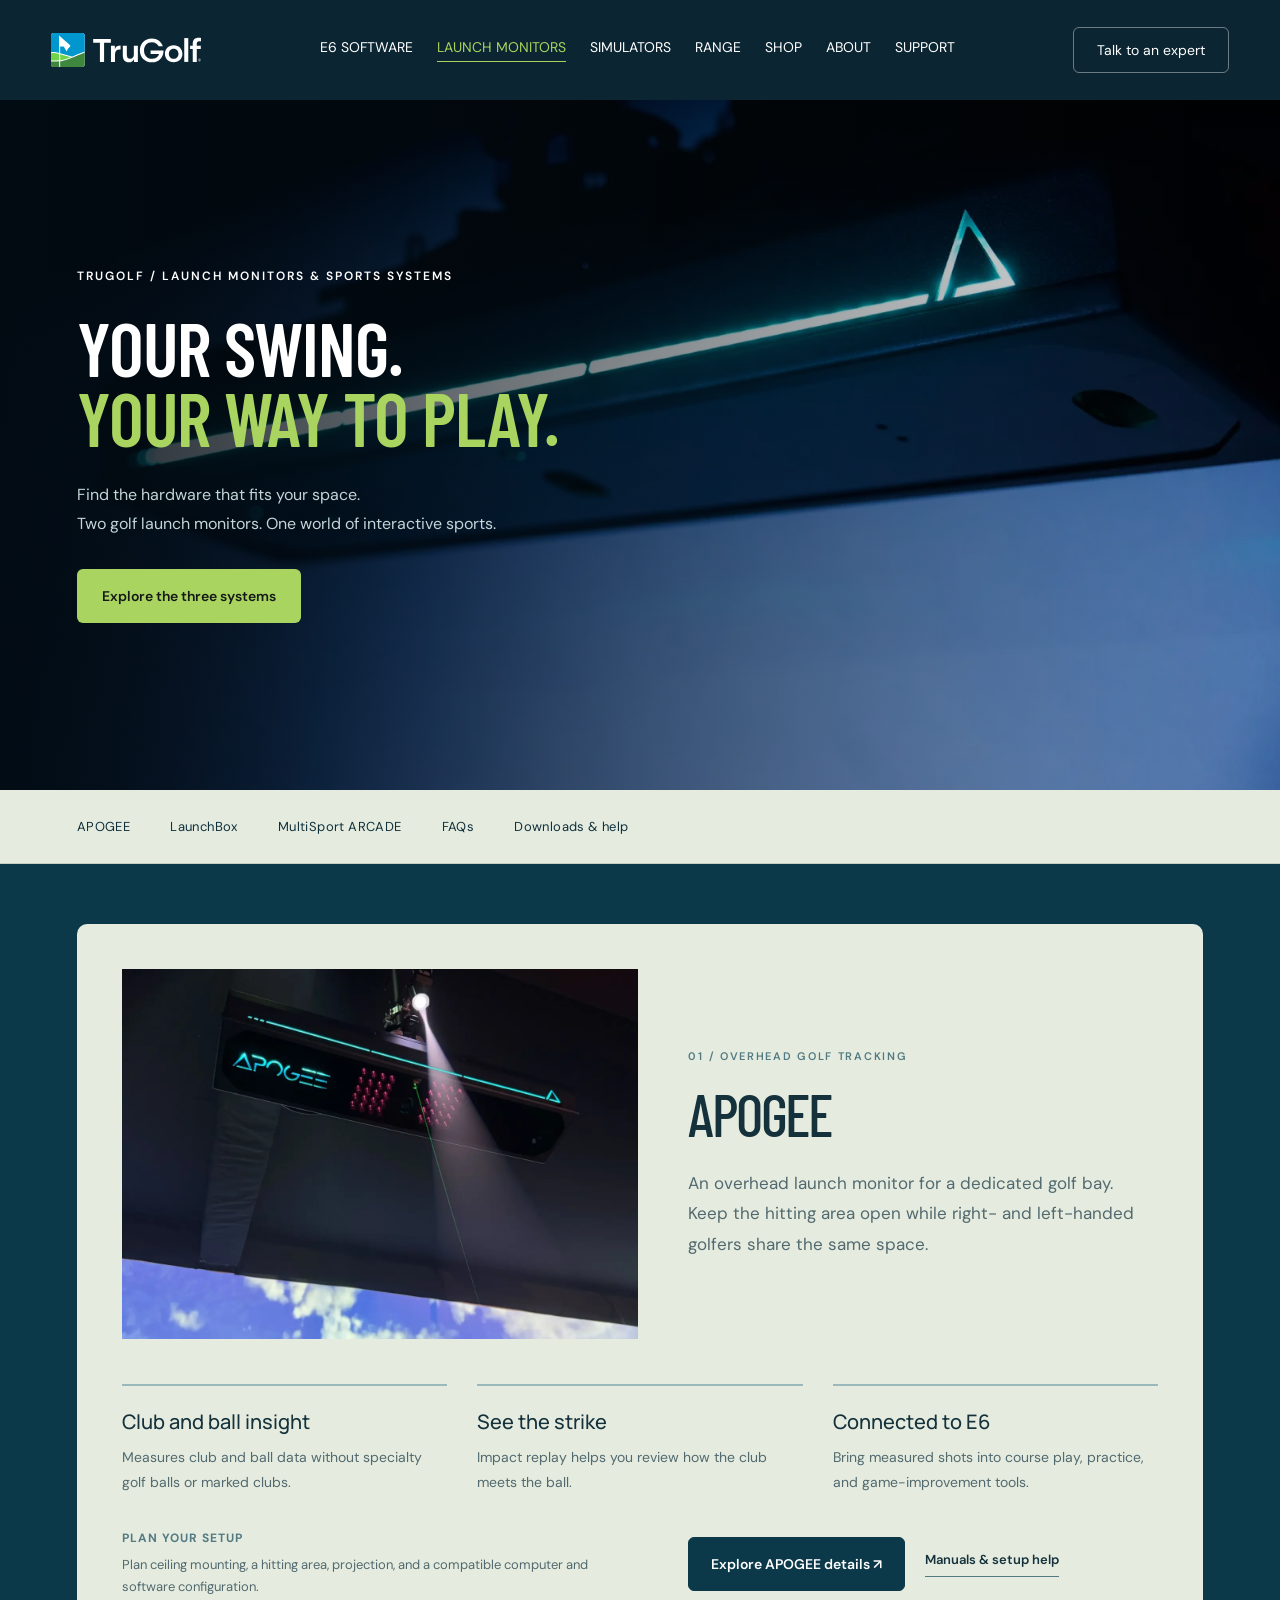
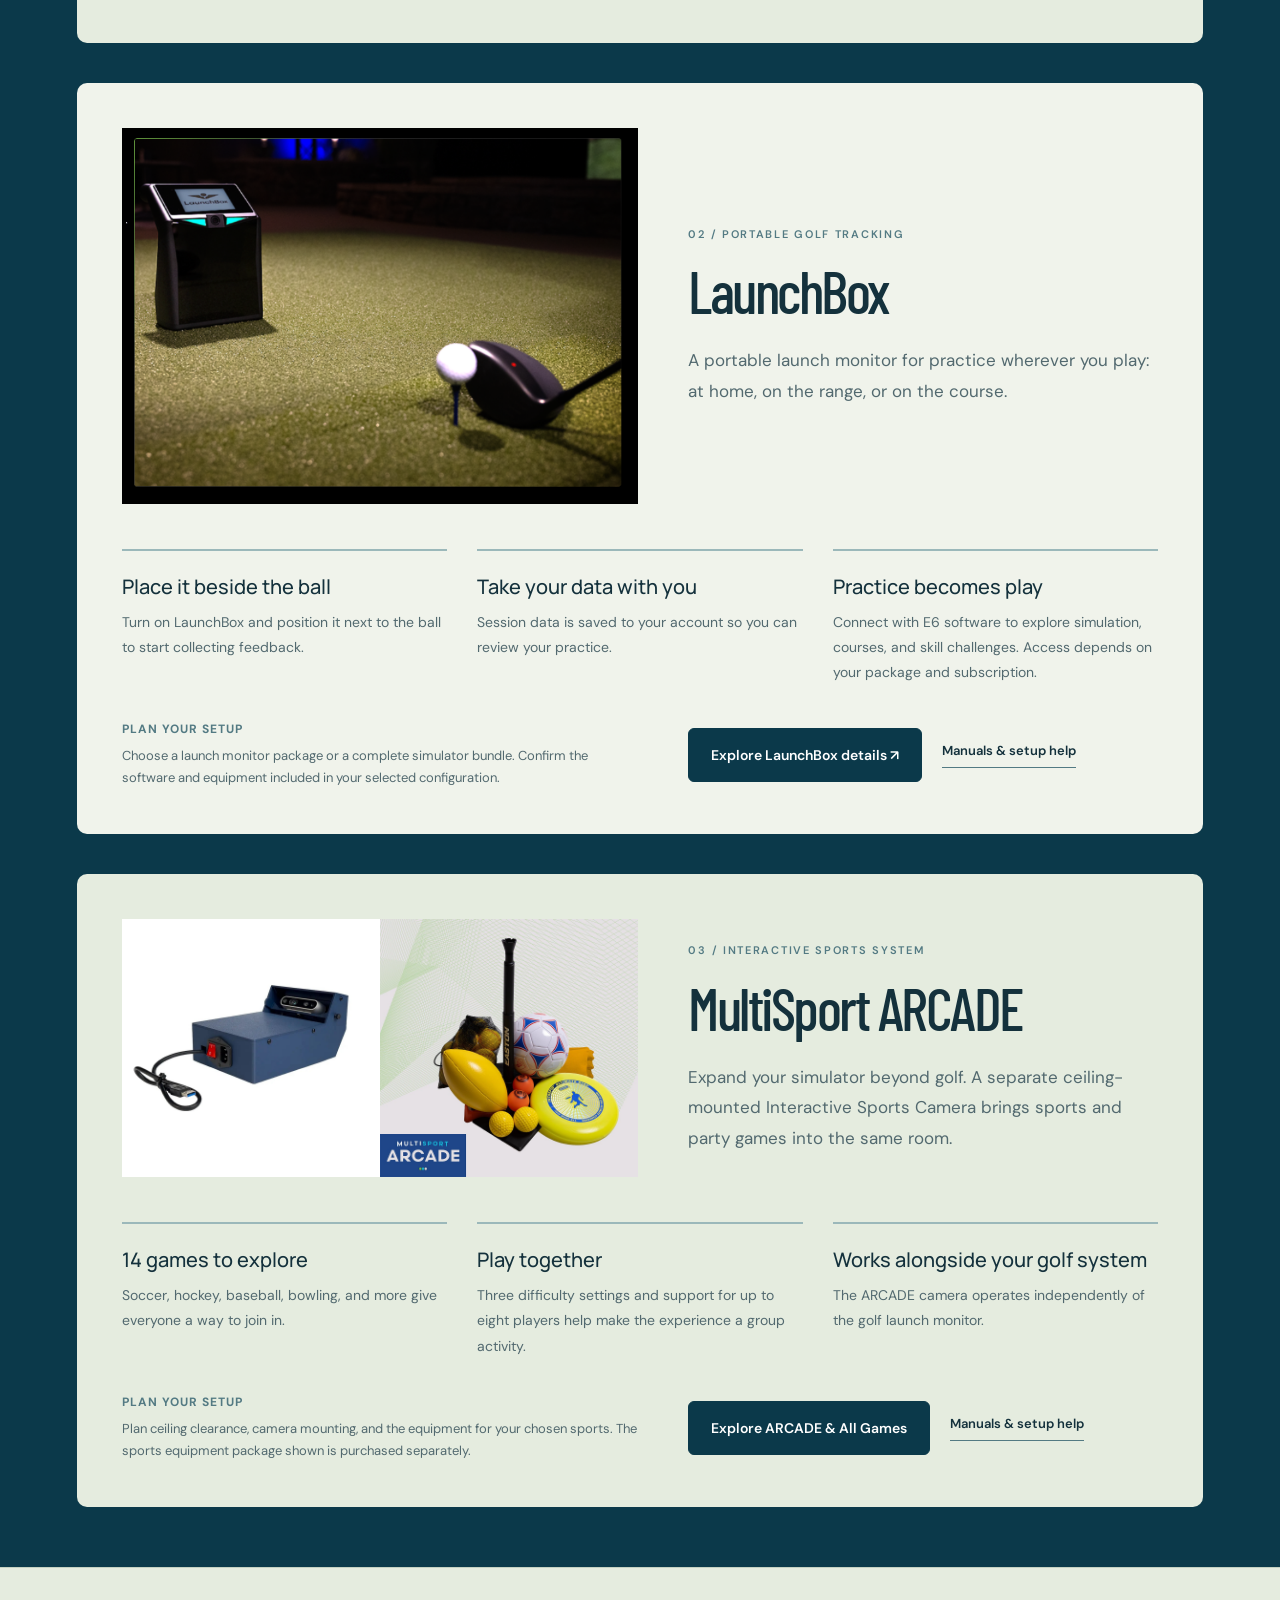
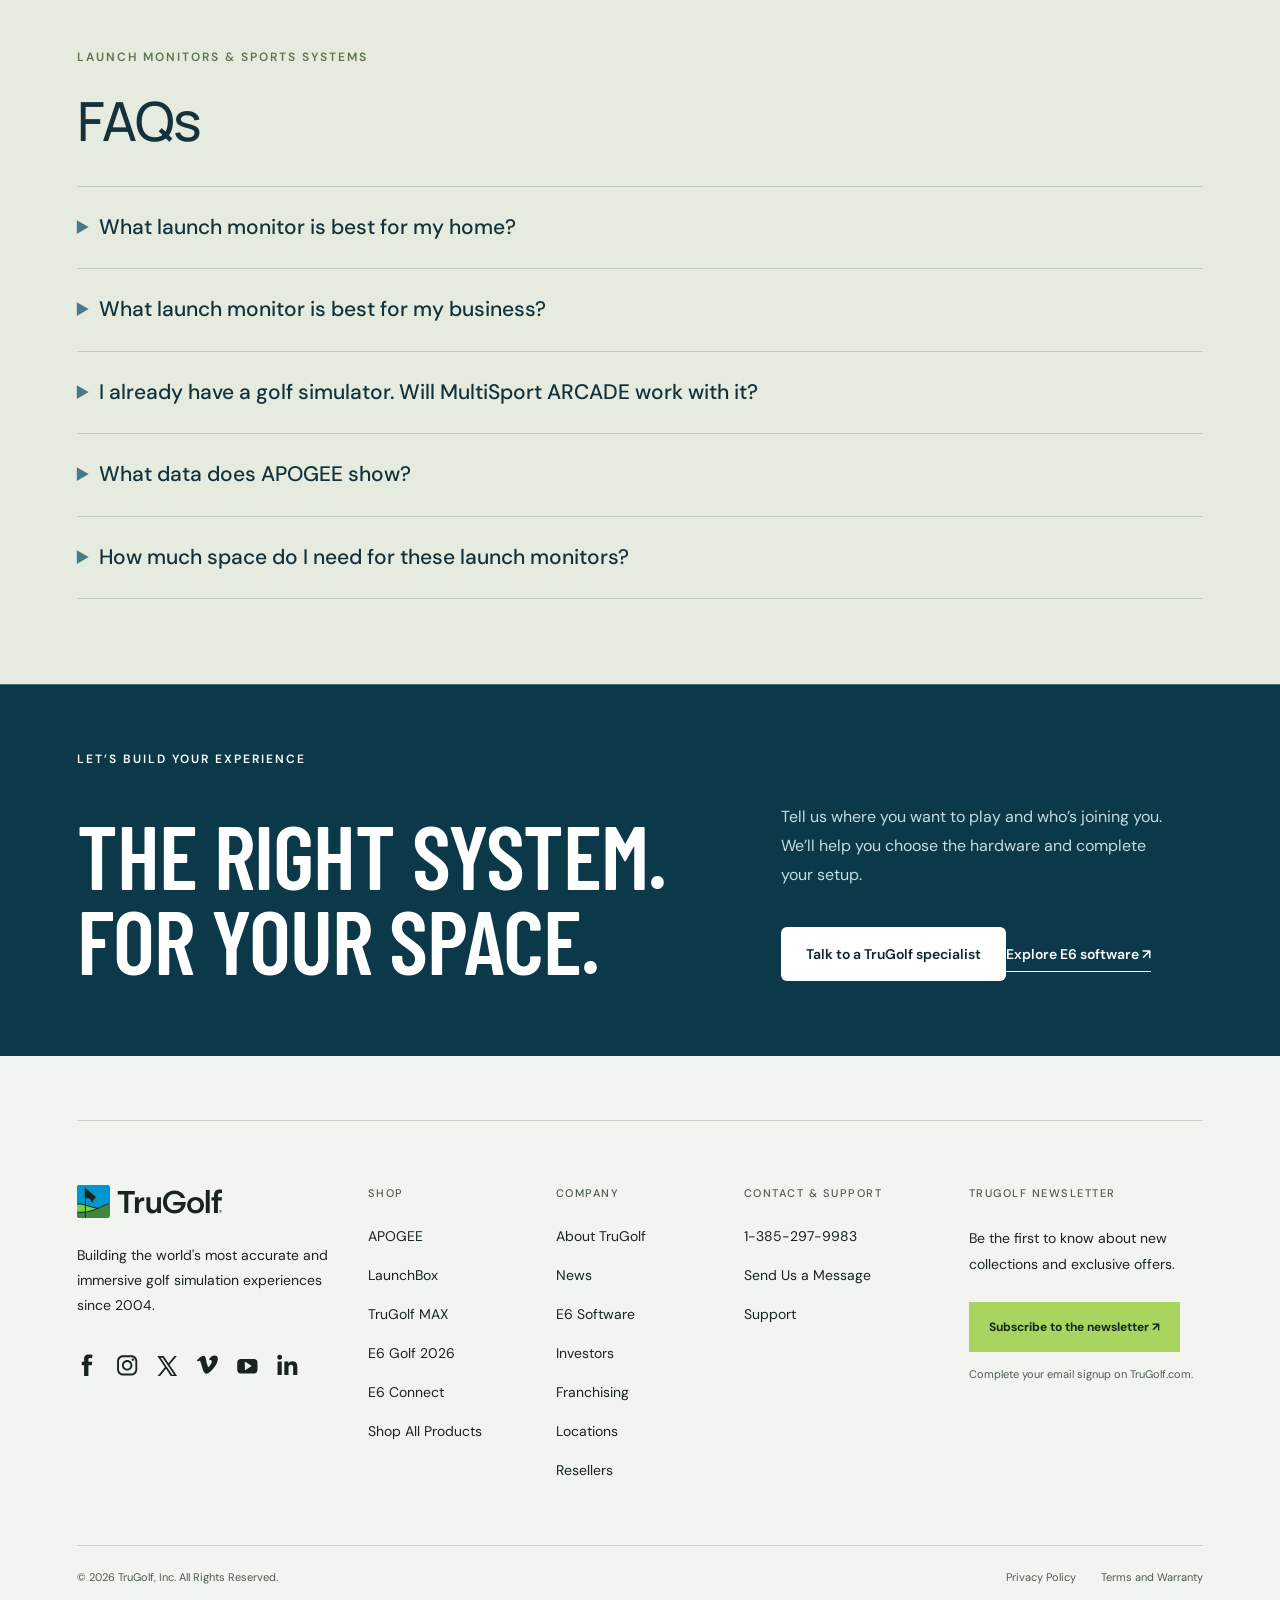
<file: launch-monitors.html>
<!DOCTYPE html><html lang="en"><head><meta charset="UTF-8"><meta name="viewport" content="width=device-width,initial-scale=1"><title>Launch monitors & MultiSport systems | TruGolf</title><meta name="description" content="Compare APOGEE, LaunchBox, and MultiSport ARCADE. Explore features, setup guidance, and TruGolf hardware for your golf simulator."><link rel="icon" href="assets/logo.svg"><link rel="stylesheet" href="style.css"><link rel="stylesheet" href="premium.css"><link rel="stylesheet" href="pages.css?v=20261005-product-photos"><link rel="stylesheet" href="ui-corners.css?v=soft-corners"><link rel="stylesheet" href="footer-about.css"></head><body class="detail-page monitors-page"><header class="nav"><a class="brand" href="index.html" aria-label="TruGolf home"><img src="assets/logo.svg" alt="TruGolf"></a><nav aria-label="Main navigation"><a href="software.html" >E6 Software</a><a href="launch-monitors.html" aria-current="page">Launch monitors</a><a href="simulators.html">Simulators</a><a href="range.html" >RANGE</a><a href="https://shop.trugolf.com/" target="_blank" rel="noopener">Shop</a><a href="about.html">About</a><a href="support.html" >Support</a></nav><a class="nav-cta" href="https://trugolf.com/contact/" target="_blank" rel="noopener">Talk to an expert</a><button class="menu" aria-label="Open menu" aria-expanded="false">Menu</button></header><main id="main"><section class="monitor-hero monitor-photo-hero wrap"><img class="monitor-hero-background" src="assets/launch-monitor-hero.webp" alt="APOGEE illuminated cyan detail"><div class="monitor-hero-copy"><p class="eyebrow">TRUGOLF / LAUNCH MONITORS & SPORTS SYSTEMS</p><h1>YOUR SWING.<br><span>YOUR WAY TO PLAY.</span></h1><p>Find the hardware that fits your space.<br>Two golf launch monitors. One world of interactive sports.</p><a class="button green" href="#lineup">Explore the three systems</a></div></section><nav class="page-jumps wrap" aria-label="Launch monitor lineup"><a href="#apogee">APOGEE</a><a href="#launchbox">LaunchBox</a><a href="#multisport">MultiSport ARCADE</a><a href="#faqs">FAQs</a><a href="support.html#resources">Downloads & help</a></nav>
<section class="monitor-lineup wrap" id="lineup">
<article class="monitor-section" id="apogee"><div class="monitor-photo"><img class="apogee-original-photo" src="assets/apogee-original-hires.webp" alt="APOGEE overhead launch monitor with illuminated tracking sensors, spotlight, and alignment laser" width="1300" height="930" loading="lazy"></div><div class="monitor-copy"><div class="monitor-introduction"><p class="eyebrow dark">01 / OVERHEAD GOLF TRACKING</p><h2>APOGEE</h2><p class="monitor-lead">An overhead launch monitor for a dedicated golf bay. Keep the hitting area open while right- and left-handed golfers share the same space.</p></div><ul><li><h3>Club and ball insight</h3><p>Measures club and ball data without specialty golf balls or marked clubs.</p></li><li><h3>See the strike</h3><p>Impact replay helps you review how the club meets the ball.</p></li><li><h3>Connected to E6</h3><p>Bring measured shots into course play, practice, and game-improvement tools.</p></li></ul><div class="monitor-setup"><strong>Plan your setup</strong><p>Plan ceiling mounting, a hitting area, projection, and a compatible computer and software configuration.</p></div><div class="detail-actions"><a class="button black" href="https://trugolf.com/launch-monitors/apogee/" target="_blank" rel="noopener">Explore APOGEE details ↗</a><a class="text-link" href="support.html#resources">Manuals & setup help</a></div></div></article>
<article class="monitor-section" id="launchbox"><div class="monitor-photo"><img src="assets/launchbox-selected.png" alt="LaunchBox beside a teed golf ball and driver in a simulator bay" loading="lazy"></div><div class="monitor-copy"><div class="monitor-introduction"><p class="eyebrow dark">02 / PORTABLE GOLF TRACKING</p><h2>LaunchBox</h2><p class="monitor-lead">A portable launch monitor for practice wherever you play: at home, on the range, or on the course.</p></div><ul><li><h3>Place it beside the ball</h3><p>Turn on LaunchBox and position it next to the ball to start collecting feedback.</p></li><li><h3>Take your data with you</h3><p>Session data is saved to your account so you can review your practice.</p></li><li><h3>Practice becomes play</h3><p>Connect with E6 software to explore simulation, courses, and skill challenges. Access depends on your package and subscription.</p></li></ul><div class="monitor-setup"><strong>Plan your setup</strong><p>Choose a launch monitor package or a complete simulator bundle. Confirm the software and equipment included in your selected configuration.</p></div><div class="detail-actions"><a class="button black" href="https://trugolf.com/launch-monitors/launchbox/" target="_blank" rel="noopener">Explore LaunchBox details ↗</a><a class="text-link" href="support.html#resources">Manuals & setup help</a></div></div></article>
<article class="monitor-section" id="multisport"><div class="monitor-photo arcade-system-photo"><img src="assets/arcade-camera-front.webp" alt="Blue MultiSport ARCADE camera unit with its connection cables" width="1080" height="1080" loading="lazy"><img src="assets/arcade-equipment-full.webp" alt="MultiSport ARCADE sports equipment package with batting tee, soccer ball, football, flying disc, balls, and bean bags; sold separately" width="1080" height="1080" loading="lazy"></div><div class="monitor-copy"><div class="monitor-introduction"><p class="eyebrow dark">03 / INTERACTIVE SPORTS SYSTEM</p><h2>MultiSport ARCADE</h2><p class="monitor-lead">Expand your simulator beyond golf. A separate ceiling-mounted Interactive Sports Camera brings sports and party games into the same room.</p></div><ul><li><h3>14 games to explore</h3><p>Soccer, hockey, baseball, bowling, and more give everyone a way to join in.</p></li><li><h3>Play together</h3><p>Three difficulty settings and support for up to eight players help make the experience a group activity.</p></li><li><h3>Works alongside your golf system</h3><p>The ARCADE camera operates independently of the golf launch monitor.</p></li></ul><div class="monitor-setup"><strong>Plan your setup</strong><p>Plan ceiling clearance, camera mounting, and the equipment for your chosen sports. The sports equipment package shown is purchased separately.</p></div><div class="detail-actions"><a class="button black" href="multisport-arcade.html" >Explore ARCADE & All Games</a><a class="text-link" href="support.html#resources">Manuals & setup help</a></div></div></article>
</section><section class="monitor-faq wrap" id="faqs"><p class="eyebrow dark">LAUNCH MONITORS & SPORTS SYSTEMS</p><h2>FAQs</h2><details>
                <summary>What launch monitor is best for my home?</summary>
                <div class="rtecontent"><p>For users with the ability to mount the technology to the ceiling, we recommend <a href="#apogee">APOGEE</a> by TruGolf. This ceiling mounted system provides an immersive experience with instant shot display – and no marked clubs or specialty balls.</p>
<p>If you plan to build your indoor golf set up in a smaller footprint, or need flexibility, the <a href="#launchbox">LaunchBox</a> by TruGolf is the best fit. LaunchBox measures Club and Ball data without marked clubs or specialty balls. This ground based Launch Monitor is easy to move to take with you to the range.</p>
</div>
            </details><details>
                <summary>What launch monitor is best for my business?</summary>
                <div class="rtecontent"><p>The <a href="#apogee">APOGEE</a> Launch Monitor was built with design help from TruGolf indoor golf facility owners. The ceiling mounted system features a laser indicator that shows new users where to put the ball – creating a confusion free customer experience, with no frustrating missed shots. APOGEE’s ability to measure Club and Ball data without marked clubs or specialty balls makes it easy for your customers to get the data they need to improve their game.</p>
</div>
            </details><details>
                <summary>I already have a golf simulator. Will MultiSport ARCADE work with it?</summary>
                <div class="rtecontent"><p><a href="#multisport">MultiSport ARCADE</a> is a separate hardware device from TruGolf. It mounts to the ceiling and can work alongside any Launch Monitor from any Golf Simulator brand.</p>
</div>
            </details><details>
                <summary>What data does APOGEE show?</summary>
                <div class="rtecontent"><p><a href="#apogee">APOGEE</a> Displays:</p>
<ul>
<li>Club Head Speed, Club Path, Club Face Angle, Face to Path, Angle of Attack, Smash Factor, Dynamic Lie,* and Dynamic Loft.*</li>
<li>Ball Speed, Launch Angle, Horizontal Launch Direction, Backspin, Side Spin, Carry Distance, Total Distance.</li>
<li>Peak Height, Descent Angle, Offline Distance, Total Curvature, Roll Distance, Flight Time Shot Shape, Time to Apex, and Spin Loft.</li>
</ul>
<p><em>*Users are required to use Club Stickers to measure Dynamic Loft and Dynamic Lie.</em></p>
</div>
            </details><details>
                <summary>How much space do I need for these launch monitors?</summary>
                <div class="rtecontent"><p>TruGolf Launch Monitors work in most rooms. For commercial facilities, we recommend at least 15’ Width, 10’ Tall, and 20’ Feet. This allows for most users, regardless of height and swing style, to play freely in the golf simulator.</p>
<p><a href="#apogee">APOGEE</a> is required to be mounted between 9’-10’.</p>
</div>
            </details></section><section class="page-cta wrap"><p class="eyebrow">LET’S BUILD YOUR EXPERIENCE</p><div><h2>THE RIGHT SYSTEM.<br>FOR YOUR SPACE.</h2><aside><p>Tell us where you want to play and who’s joining you. We’ll help you choose the hardware and complete your setup.</p><a class="button white" href="https://trugolf.com/contact/" target="_blank" rel="noopener">Talk to a TruGolf specialist</a><a class="business-source text-link" href="software.html">Explore E6 software ↗</a></aside></div></section></main><footer class="site-footer wrap"><div class="site-footer-grid"><div class="footer-brand"><a class="brand" href="index.html"><img src="assets/logo-dark.svg" alt="TruGolf"></a><p>Building the world's most accurate and immersive golf simulation experiences since 2004.</p><ul class="footer-social-links">
                                                    <li><a href="https://www.facebook.com/TruGolfSimulators/" target="_blank" rel="noopener"><span aria-hidden="true"><svg aria-labelledby="facebook-logo" xmlns="http://www.w3.org/2000/svg" width="12" height="22" viewBox="0 0 12 22" fill="none">
    <title id="facebook-logo">Facebook</title>
    <path fill-rule="evenodd" clip-rule="evenodd" d="M0.265137 7.84449H2.57998V5.58343C2.57998 4.58547 2.60486 3.04725 3.32525 2.09431C4.08484 1.08571 5.12686 0.400391 6.91976 0.400391C9.84052 0.400391 11.0704 0.818711 11.0704 0.818711L10.4912 4.2672C10.4912 4.2672 9.52699 3.98581 8.6268 3.98581C7.726 3.98581 6.91976 4.31034 6.91976 5.21514V7.84449H10.6119L10.3544 11.2123H6.91976V22.9109H2.57998V11.2123H0.265137V7.84449Z" fill="white"/>
</svg>
</span><span class="sr-only">facebook</span></a></li>
                                                    <li><a href="https://www.instagram.com/trugolfsim/?hl=en" target="_blank" rel="noopener"><span aria-hidden="true"><svg aria-labelledby="instagram-logo" xmlns="http://www.w3.org/2000/svg" width="24" height="24" viewBox="0 0 24 23" fill="none">
    <title id="instagram-logo">Instagram</title>
    <path fill-rule="evenodd" clip-rule="evenodd" d="M5.64415 11.9004C5.64415 15.2031 8.32148 17.8804 11.6241 17.8804C14.9268 17.8804 17.6041 15.2031 17.6041 11.9004C17.6041 8.59773 14.9268 5.92039 11.6241 5.92039C8.32148 5.92039 5.64415 8.59773 5.64415 11.9004ZM15.5006 11.9004C15.5006 14.0413 13.7651 15.7769 11.6241 15.7769C9.48322 15.7769 7.74766 14.0413 7.74766 11.9004C7.74766 9.75947 9.48322 8.02391 11.6241 8.02391C13.7651 8.02391 15.5006 9.75947 15.5006 11.9004Z" fill="white"/>
    <path fill-rule="evenodd" clip-rule="evenodd" d="M6.72619 0.400391C3.07966 0.400391 0.124146 3.37182 0.124146 7.03759V16.7632C0.124146 20.4285 3.08013 23.4004 6.72619 23.4004H16.5221C20.1686 23.4004 23.1241 20.429 23.1241 16.7632V7.03759C23.1241 3.37229 20.1682 0.400391 16.5221 0.400391H6.72619ZM2.25378 16.7632V7.03759C2.25378 4.55421 4.25586 2.54135 6.72619 2.54135H16.5221C18.992 2.54135 20.9945 4.55468 20.9945 7.03759V16.7632C20.9945 19.2466 18.9924 21.2594 16.5221 21.2594H6.72619C4.25632 21.2594 2.25378 19.2461 2.25378 16.7632Z" fill="white"/>
    <path d="M19.4441 5.46039C19.4441 6.22254 18.8263 6.84039 18.0641 6.84039C17.302 6.84039 16.6841 6.22254 16.6841 5.46039C16.6841 4.69824 17.302 4.08039 18.0641 4.08039C18.8263 4.08039 19.4441 4.69824 19.4441 5.46039Z" fill="white"/>
</svg>
</span><span class="sr-only">instagram</span></a></li>
                                                    <li><a href="https://twitter.com/TruGolfSim" target="_blank" rel="noopener"><span aria-hidden="true"><svg aria-labelledby="x-logo" xmlns="http://www.w3.org/2000/svg" width="20" height="22" viewBox="0 0 20 18" fill="none">
    <title id="x-logo">X</title>
    <path fill-rule="evenodd" clip-rule="evenodd" d="M6.33525 0.400391H0.332792L7.5697 11.1969L0.265137 19.9004H2.51792L8.56988 12.689L13.4038 19.9004H19.4062L11.9072 8.71243L18.8828 0.400391H16.6301L10.9066 7.22034L6.33525 0.400391ZM14.422 18.2218L3.45097 2.13509H5.30329L16.2743 18.2218H14.422Z" fill="white"/>
</svg>
</span><span class="sr-only">x</span></a></li>
                                                    <li><a href="https://vimeo.com/trugolfsimulators" target="_blank" rel="noopener"><span aria-hidden="true"><svg aria-labelledby="vimeo-logo" xmlns="http://www.w3.org/2000/svg" width="21" height="19" viewBox="0 0 21 19" fill="none">
    <title id="vimeo-logo">Vimeo</title>
    <path d="M0.101951 4.69491C0.0359957 4.77622 0 4.87772 0 4.98241C0 5.08711 0.0359957 5.18861 0.101951 5.26992L0.467031 5.74452C0.536262 5.83699 0.638589 5.89908 0.752578 5.9178C0.866566 5.93651 0.983375 5.9104 1.07854 5.84492C1.62616 5.47984 2.65751 4.93222 3.07735 5.39769C3.66148 6.09134 5.89759 14.4608 6.64601 16.0033C7.30315 17.3541 9.10117 19.1429 11.0726 17.8287C13.044 16.5144 19.5424 10.9743 20.7381 4.3846C21.8424 -1.80351 13.8746 -0.972949 12.1405 3.95563C12.113 4.03645 12.1078 4.1232 12.1254 4.20673C12.1431 4.29025 12.183 4.36747 12.2409 4.43023C12.3014 4.48883 12.3762 4.53061 12.4578 4.55142C12.5395 4.57223 12.6251 4.57136 12.7063 4.54888C14.5317 3.97388 15.4444 5.78103 14.3492 7.79809C13.1536 10.0616 12.0036 11.5858 11.4194 11.5858C10.8353 11.5858 10.4155 10.0616 9.71267 7.36912C9.0099 4.67666 9.01902 -0.388821 6.14402 0.177053C3.85315 0.624275 0.950761 3.72745 0.101951 4.69491Z" fill="white"/>
</svg>
</span><span class="sr-only">vimeo</span></a></li>
                                                    <li><a href="https://www.youtube.com/user/trugolf" target="_blank" rel="noopener"><span aria-hidden="true"><svg aria-labelledby="youtube-logo" xmlns="http://www.w3.org/2000/svg" width="27" height="24" viewBox="0 0 27 16" fill="none">
    <title id="youtube-logo">YouTube</title>
    <path d="M22.0508 0.400391H4.58743C3.46062 0.41717 2.38468 0.872255 1.58782 1.66911C0.790956 2.46597 0.335871 3.54192 0.319092 4.66872L0.319092 14.5487C0.335871 15.6755 0.790956 16.7515 1.58782 17.5483C2.38468 18.3452 3.46062 18.8003 4.58743 18.8171H22.0508C23.1776 18.8003 24.2535 18.3452 25.0504 17.5483C25.8472 16.7515 26.3023 15.6755 26.3191 14.5487V4.66872C26.3023 3.54192 25.8472 2.46597 25.0504 1.66911C24.2535 0.872255 23.1776 0.41717 22.0508 0.400391ZM18.2374 9.60872L10.9033 14.3321C10.8175 14.3915 10.715 14.4219 10.6108 14.4187C10.52 14.4192 10.4306 14.3968 10.3508 14.3537C10.266 14.3061 10.1954 14.2369 10.1459 14.1532C10.0965 14.0695 10.07 13.9743 10.0691 13.8771V4.49539C10.07 4.39818 10.0965 4.30292 10.1459 4.21923C10.1954 4.13554 10.266 4.06637 10.3508 4.01872C10.434 3.96801 10.5296 3.94118 10.627 3.94118C10.7245 3.94118 10.82 3.96801 10.9033 4.01872L18.2374 8.70956C18.3134 8.75866 18.376 8.82603 18.4192 8.90551C18.4625 8.985 18.4852 9.07405 18.4852 9.16456C18.4852 9.25506 18.4625 9.34412 18.4192 9.4236C18.376 9.50308 18.3134 9.57045 18.2374 9.61956V9.60872Z" fill="white"/>
</svg>
</span><span class="sr-only">youtube</span></a></li>
                                                    <li><a href="https://www.linkedin.com/company/trugolf" target="_blank" rel="noopener"><span aria-hidden="true"><svg aria-labelledby="linkedin-logo" xmlns="http://www.w3.org/2000/svg" width="23" height="23" viewBox="0 0 23 23" fill="none">
    <title id="linkedin-logo">LinkedIn</title>
    <path d="M5.19017 22.4004H0.628935V7.71225H5.19017V22.4004ZM2.9068 5.70868C1.44846 5.70868 0.265137 4.50025 0.265137 3.04196C0.265137 2.34137 0.543454 1.66948 1.03886 1.17409C1.53427 0.678698 2.20619 0.400391 2.9068 0.400391C3.60742 0.400391 4.27933 0.678698 4.77474 1.17409C5.27015 1.66948 5.54847 2.34137 5.54847 3.04196C5.54847 4.50025 4.36514 5.70868 2.9068 5.70868ZM22.2612 22.4004H17.7102V15.2504C17.7102 13.5462 17.6756 11.3611 15.3388 11.3611C12.9674 11.3611 12.6036 13.2122 12.6036 15.1278V22.4004H8.04713V7.71225H12.4214V9.71582H12.485C13.094 8.5616 14.5814 7.34375 16.8003 7.34375C21.4165 7.34375 22.2651 10.3837 22.2651 14.3319V22.4004H22.2612Z" fill="white"/>
</svg>
</span><span class="sr-only">linkedin</span></a></li>
                                            </ul></div><div class="footer-column"><h2>Shop</h2><a href="https://shop.trugolf.com/products/apogee-by-trugolf" target="_blank" rel="noopener">APOGEE</a><a href="https://shop.trugolf.com/products/launchbox-by-trugolf" target="_blank" rel="noopener">LaunchBox</a><a href="https://shop.trugolf.com/products/trugolf-max" target="_blank" rel="noopener">TruGolf MAX</a><a href="https://shop.trugolf.com/pages/e6-by-trugolf" target="_blank" rel="noopener">E6 Golf 2026</a><a href="https://portal.e6golf.com/shop/connect/trugolf" target="_blank" rel="noopener">E6 Connect</a><a href="https://shop.trugolf.com/" target="_blank" rel="noopener">Shop All Products</a></div><div class="footer-column"><h2>Company</h2><a href="about.html">About TruGolf</a><a href="https://trugolf.com/news/" target="_blank" rel="noopener">News</a><a href="software.html">E6 Software</a><a href="https://ir.trugolf.com/" target="_blank" rel="noopener">Investors</a><a href="https://franchise.trugolflinks.com/" target="_blank" rel="noopener">Franchising</a><a href="https://trugolflinks.com/" target="_blank" rel="noopener">Locations</a><a href="https://trugolf.com/resellers/" target="_blank" rel="noopener">Resellers</a></div><div class="footer-column"><h2>Contact &amp; Support</h2><a href="tel:+13852979983">1-385-297-9983</a><a href="support.html#contact-us">Send Us a Message</a><a href="support.html">Support</a></div><div class="footer-newsletter"><h2>TruGolf Newsletter</h2><p>Be the first to know about new collections and exclusive offers.</p><a href="https://trugolf.com/#gform_wrapper_1" target="_blank" rel="noopener">Subscribe to the newsletter ↗</a><small>Complete your email signup on TruGolf.com.</small></div></div><div class="site-footer-bottom"><span>© 2026 TruGolf, Inc. All Rights Reserved.</span><div><a href="https://trugolf.com/privacy-policy/" target="_blank" rel="noopener">Privacy Policy</a><a href="https://trugolf.com/terms-and-warranty/" target="_blank" rel="noopener">Terms and Warranty</a></div></div></footer><script src="pages.js"></script></body></html>
</file>
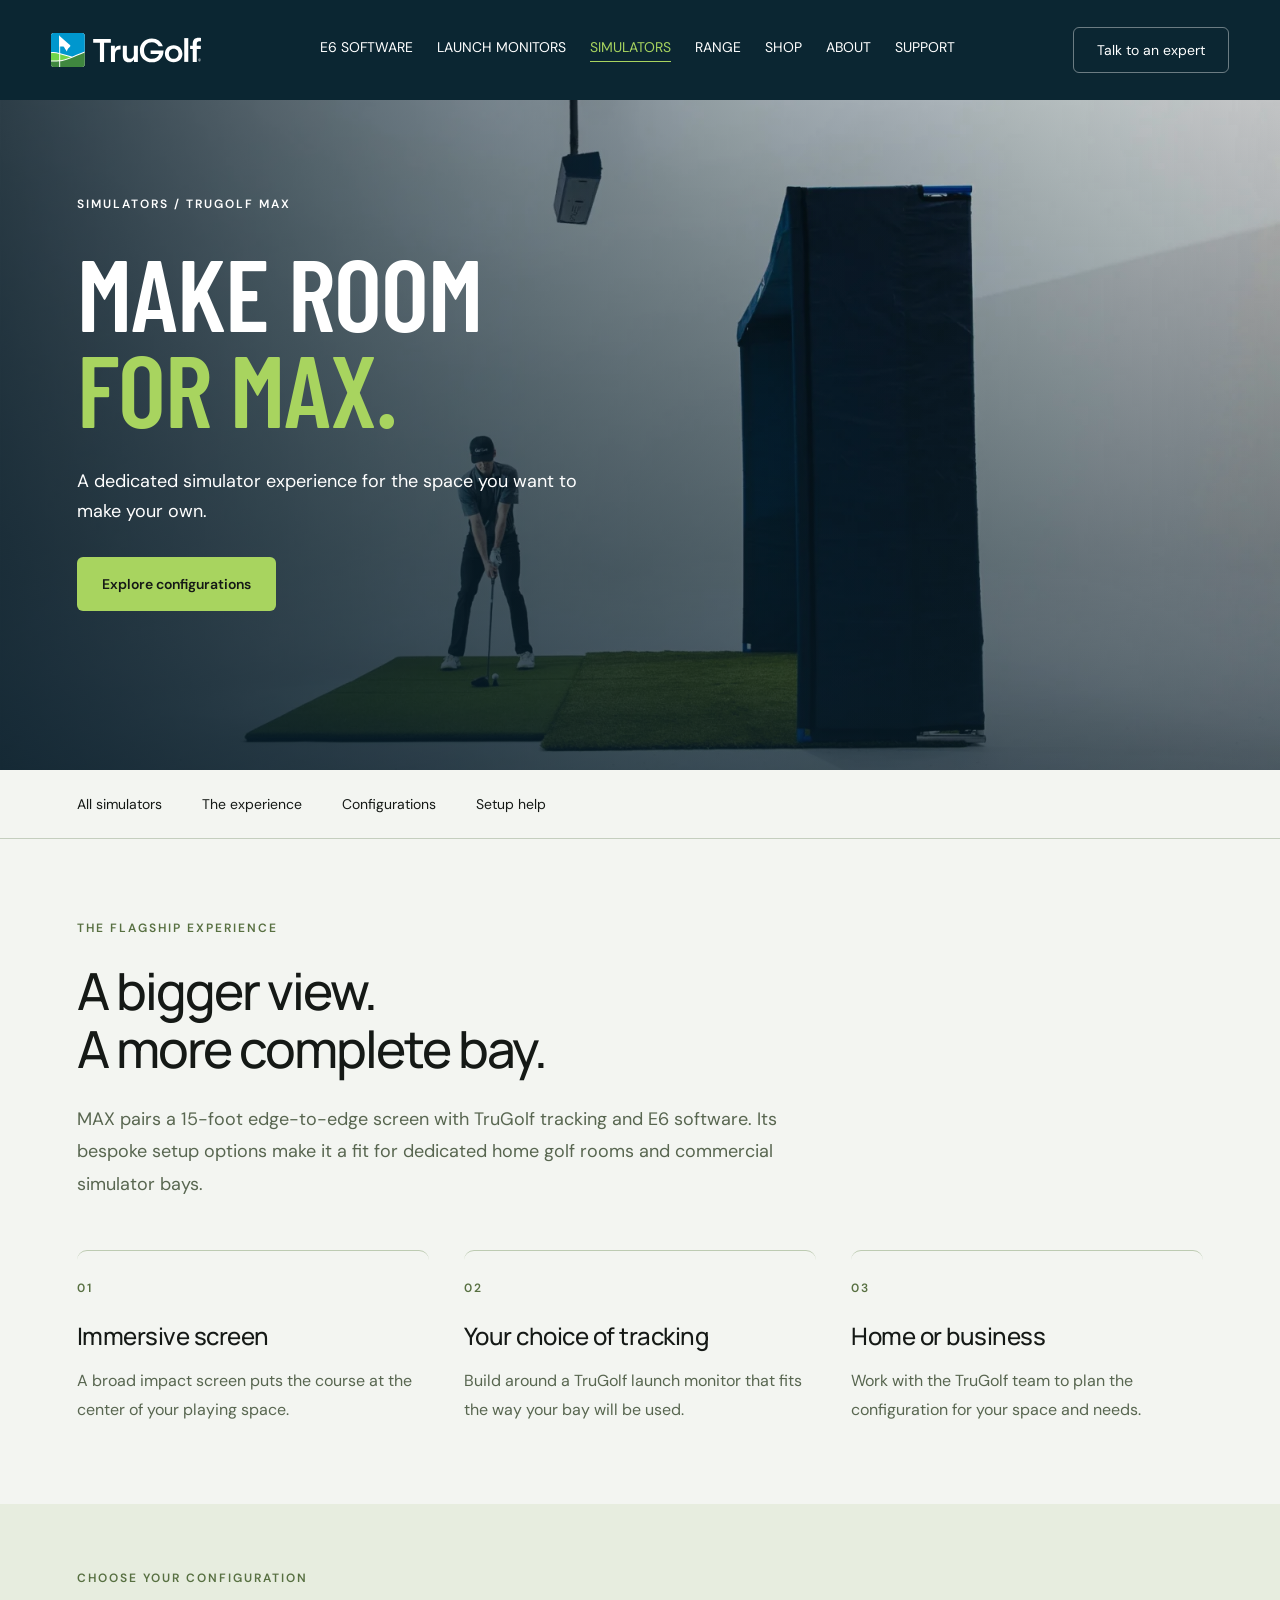
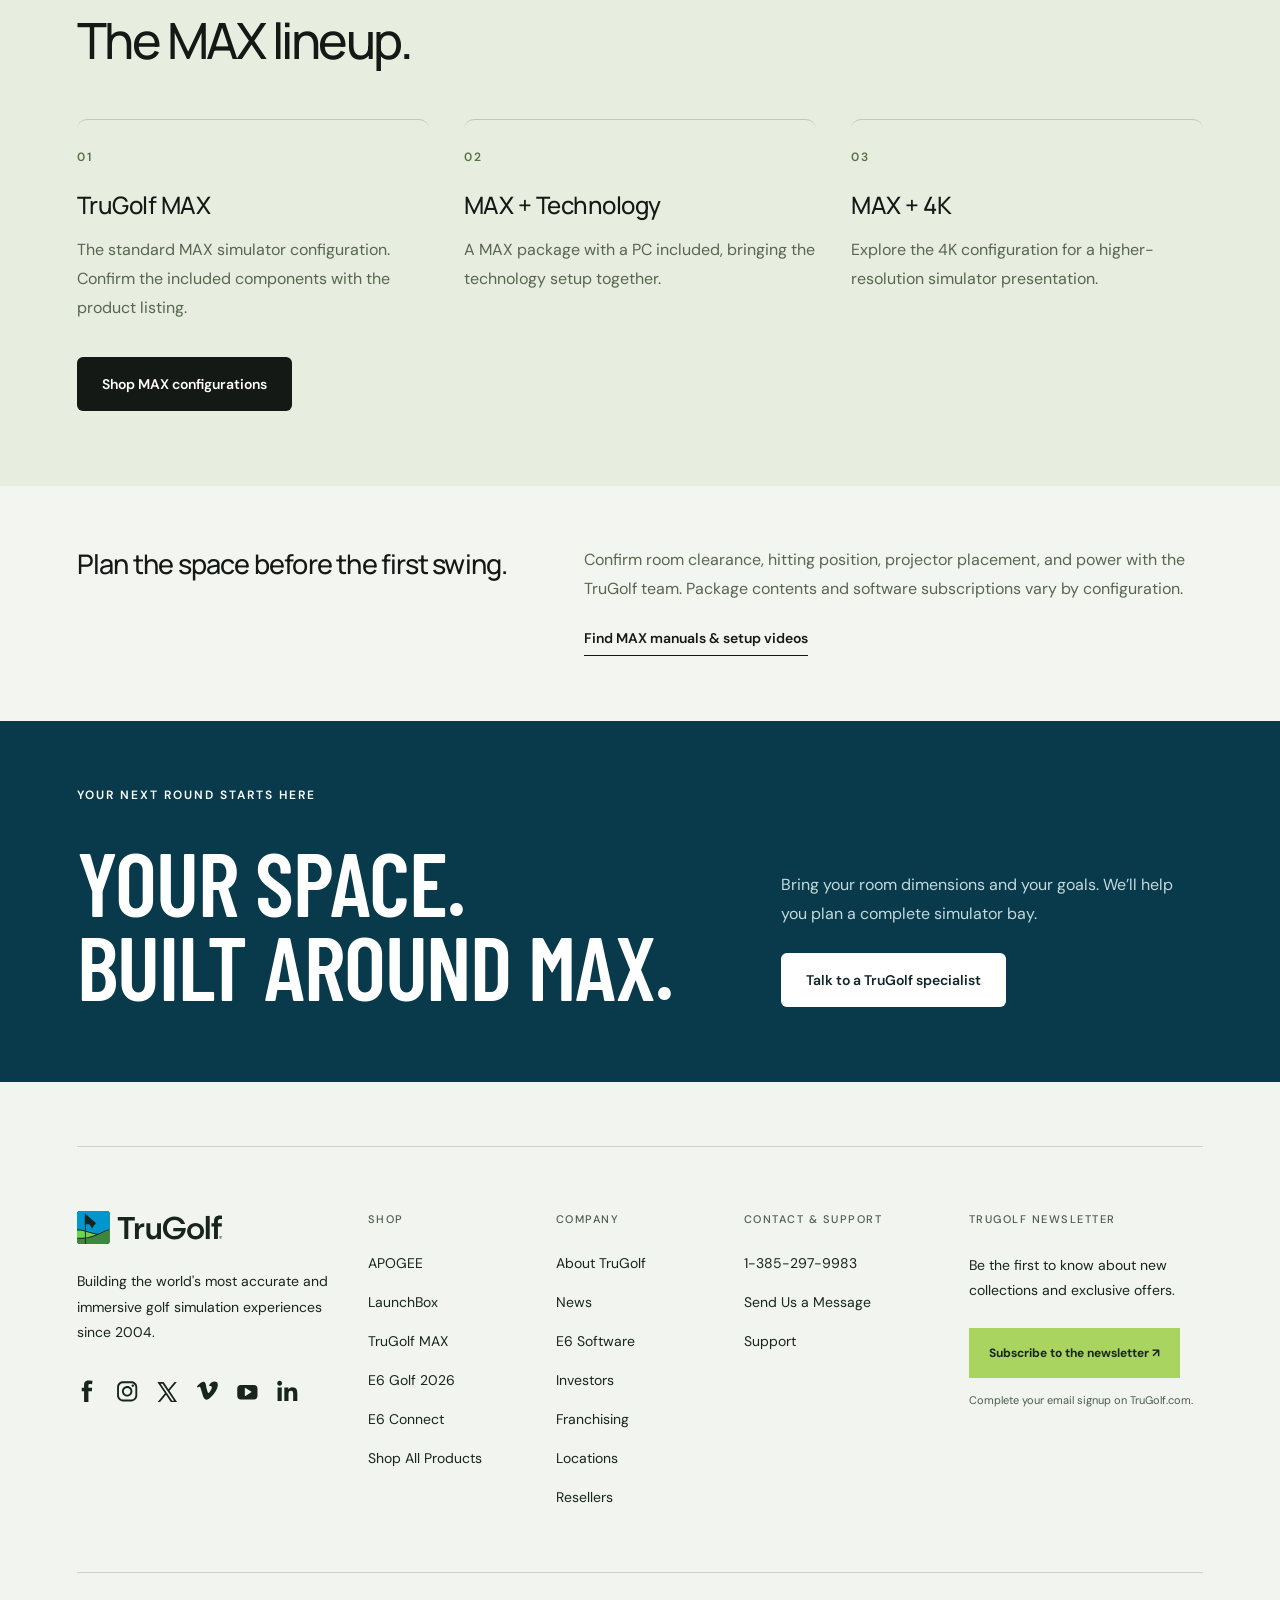
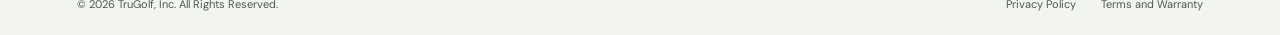
<file: max.html>
<!DOCTYPE html><html lang="en"><head><meta charset="UTF-8"><meta name="viewport" content="width=device-width,initial-scale=1"><title>TruGolf MAX | TruGolf</title><meta name="description" content="Explore TruGolf MAX and find the TruGolf experience for your game."><link rel="icon" href="assets/logo.svg"><link rel="stylesheet" href="style.css"><link rel="stylesheet" href="premium.css"><link rel="stylesheet" href="pages.css"><link rel="stylesheet" href="ui-corners.css?v=soft-corners"><link rel="stylesheet" href="footer-about.css"></head><body class="detail-page"><header class="nav"><a class="brand" href="index.html" aria-label="TruGolf home"><img src="assets/logo.svg" alt="TruGolf"></a><nav aria-label="Main navigation"><a href="software.html" >E6 Software</a><a href="launch-monitors.html" >Launch monitors</a><a href="simulators.html" aria-current="page">Simulators</a><a href="range.html" >RANGE</a><a href="https://shop.trugolf.com/" target="_blank" rel="noopener">Shop</a><a href="about.html">About</a><a href="support.html" >Support</a></nav><a class="nav-cta" href="https://trugolf.com/contact/" target="_blank" rel="noopener">Talk to an expert</a><button class="menu" aria-label="Open menu" aria-expanded="false">Menu</button></header><main id="main">
<section class="page-hero photo-hero"><img src="assets/max.webp" alt="TruGolf MAX simulator"><div class="photo-shade"></div><div class="wrap"><p class="eyebrow">SIMULATORS / TRUGOLF MAX</p><h1>MAKE ROOM<br><span>FOR MAX.</span></h1><p>A dedicated simulator experience for the space you want to make your own.</p><a class="button green" href="#configurations">Explore configurations</a></div></section>
<nav class="page-jumps wrap"><a href="simulators.html">All simulators</a><a href="#experience">The experience</a><a href="#configurations">Configurations</a><a href="support.html#resources">Setup help</a></nav>
<section class="page-intro wrap" id="experience"><p class="eyebrow dark">THE FLAGSHIP EXPERIENCE</p><h2>A bigger view.<br>A more complete bay.</h2><p>MAX pairs a 15-foot edge-to-edge screen with TruGolf tracking and E6 software. Its bespoke setup options make it a fit for dedicated home golf rooms and commercial simulator bays.</p><div class="feature-grid"><article><span class="eyebrow dark">01</span><h3>Immersive screen</h3><p>A broad impact screen puts the course at the center of your playing space.</p></article><article><span class="eyebrow dark">02</span><h3>Your choice of tracking</h3><p>Build around a TruGolf launch monitor that fits the way your bay will be used.</p></article><article><span class="eyebrow dark">03</span><h3>Home or business</h3><p>Work with the TruGolf team to plan the configuration for your space and needs.</p></article></div></section>
<section class="configuration-section wrap" id="configurations"><p class="eyebrow dark">CHOOSE YOUR CONFIGURATION</p><h2>The MAX lineup.</h2><div class="feature-grid"><article><span class="eyebrow dark">01</span><h3>TruGolf MAX</h3><p>The standard MAX simulator configuration. Confirm the included components with the product listing.</p></article><article><span class="eyebrow dark">02</span><h3>MAX + Technology</h3><p>A MAX package with a PC included, bringing the technology setup together.</p></article><article><span class="eyebrow dark">03</span><h3>MAX + 4K</h3><p>Explore the 4K configuration for a higher-resolution simulator presentation.</p></article></div><a class="button black" href="https://shop.trugolf.com/collections/trugolf-max-simulators" target="_blank" rel="noopener">Shop MAX configurations</a></section>
<section class="page-notes wrap"><h3>Plan the space before the first swing.</h3><p>Confirm room clearance, hitting position, projector placement, and power with the TruGolf team. Package contents and software subscriptions vary by configuration.</p><a class="text-link" href="support.html#resources">Find MAX manuals & setup videos</a></section><section class="page-cta wrap"><p class="eyebrow">YOUR NEXT ROUND STARTS HERE</p><div><h2>YOUR SPACE.<br>BUILT AROUND MAX.</h2><aside><p>Bring your room dimensions and your goals. We’ll help you plan a complete simulator bay.</p><a class="button white" href="https://trugolf.com/contact/" target="_blank" rel="noopener">Talk to a TruGolf specialist</a></aside></div></section></main><footer class="site-footer wrap"><div class="site-footer-grid"><div class="footer-brand"><a class="brand" href="index.html"><img src="assets/logo-dark.svg" alt="TruGolf"></a><p>Building the world's most accurate and immersive golf simulation experiences since 2004.</p><ul class="footer-social-links">
                                                    <li><a href="https://www.facebook.com/TruGolfSimulators/" target="_blank" rel="noopener"><span aria-hidden="true"><svg aria-labelledby="facebook-logo" xmlns="http://www.w3.org/2000/svg" width="12" height="22" viewBox="0 0 12 22" fill="none">
    <title id="facebook-logo">Facebook</title>
    <path fill-rule="evenodd" clip-rule="evenodd" d="M0.265137 7.84449H2.57998V5.58343C2.57998 4.58547 2.60486 3.04725 3.32525 2.09431C4.08484 1.08571 5.12686 0.400391 6.91976 0.400391C9.84052 0.400391 11.0704 0.818711 11.0704 0.818711L10.4912 4.2672C10.4912 4.2672 9.52699 3.98581 8.6268 3.98581C7.726 3.98581 6.91976 4.31034 6.91976 5.21514V7.84449H10.6119L10.3544 11.2123H6.91976V22.9109H2.57998V11.2123H0.265137V7.84449Z" fill="white"/>
</svg>
</span><span class="sr-only">facebook</span></a></li>
                                                    <li><a href="https://www.instagram.com/trugolfsim/?hl=en" target="_blank" rel="noopener"><span aria-hidden="true"><svg aria-labelledby="instagram-logo" xmlns="http://www.w3.org/2000/svg" width="24" height="24" viewBox="0 0 24 23" fill="none">
    <title id="instagram-logo">Instagram</title>
    <path fill-rule="evenodd" clip-rule="evenodd" d="M5.64415 11.9004C5.64415 15.2031 8.32148 17.8804 11.6241 17.8804C14.9268 17.8804 17.6041 15.2031 17.6041 11.9004C17.6041 8.59773 14.9268 5.92039 11.6241 5.92039C8.32148 5.92039 5.64415 8.59773 5.64415 11.9004ZM15.5006 11.9004C15.5006 14.0413 13.7651 15.7769 11.6241 15.7769C9.48322 15.7769 7.74766 14.0413 7.74766 11.9004C7.74766 9.75947 9.48322 8.02391 11.6241 8.02391C13.7651 8.02391 15.5006 9.75947 15.5006 11.9004Z" fill="white"/>
    <path fill-rule="evenodd" clip-rule="evenodd" d="M6.72619 0.400391C3.07966 0.400391 0.124146 3.37182 0.124146 7.03759V16.7632C0.124146 20.4285 3.08013 23.4004 6.72619 23.4004H16.5221C20.1686 23.4004 23.1241 20.429 23.1241 16.7632V7.03759C23.1241 3.37229 20.1682 0.400391 16.5221 0.400391H6.72619ZM2.25378 16.7632V7.03759C2.25378 4.55421 4.25586 2.54135 6.72619 2.54135H16.5221C18.992 2.54135 20.9945 4.55468 20.9945 7.03759V16.7632C20.9945 19.2466 18.9924 21.2594 16.5221 21.2594H6.72619C4.25632 21.2594 2.25378 19.2461 2.25378 16.7632Z" fill="white"/>
    <path d="M19.4441 5.46039C19.4441 6.22254 18.8263 6.84039 18.0641 6.84039C17.302 6.84039 16.6841 6.22254 16.6841 5.46039C16.6841 4.69824 17.302 4.08039 18.0641 4.08039C18.8263 4.08039 19.4441 4.69824 19.4441 5.46039Z" fill="white"/>
</svg>
</span><span class="sr-only">instagram</span></a></li>
                                                    <li><a href="https://twitter.com/TruGolfSim" target="_blank" rel="noopener"><span aria-hidden="true"><svg aria-labelledby="x-logo" xmlns="http://www.w3.org/2000/svg" width="20" height="22" viewBox="0 0 20 18" fill="none">
    <title id="x-logo">X</title>
    <path fill-rule="evenodd" clip-rule="evenodd" d="M6.33525 0.400391H0.332792L7.5697 11.1969L0.265137 19.9004H2.51792L8.56988 12.689L13.4038 19.9004H19.4062L11.9072 8.71243L18.8828 0.400391H16.6301L10.9066 7.22034L6.33525 0.400391ZM14.422 18.2218L3.45097 2.13509H5.30329L16.2743 18.2218H14.422Z" fill="white"/>
</svg>
</span><span class="sr-only">x</span></a></li>
                                                    <li><a href="https://vimeo.com/trugolfsimulators" target="_blank" rel="noopener"><span aria-hidden="true"><svg aria-labelledby="vimeo-logo" xmlns="http://www.w3.org/2000/svg" width="21" height="19" viewBox="0 0 21 19" fill="none">
    <title id="vimeo-logo">Vimeo</title>
    <path d="M0.101951 4.69491C0.0359957 4.77622 0 4.87772 0 4.98241C0 5.08711 0.0359957 5.18861 0.101951 5.26992L0.467031 5.74452C0.536262 5.83699 0.638589 5.89908 0.752578 5.9178C0.866566 5.93651 0.983375 5.9104 1.07854 5.84492C1.62616 5.47984 2.65751 4.93222 3.07735 5.39769C3.66148 6.09134 5.89759 14.4608 6.64601 16.0033C7.30315 17.3541 9.10117 19.1429 11.0726 17.8287C13.044 16.5144 19.5424 10.9743 20.7381 4.3846C21.8424 -1.80351 13.8746 -0.972949 12.1405 3.95563C12.113 4.03645 12.1078 4.1232 12.1254 4.20673C12.1431 4.29025 12.183 4.36747 12.2409 4.43023C12.3014 4.48883 12.3762 4.53061 12.4578 4.55142C12.5395 4.57223 12.6251 4.57136 12.7063 4.54888C14.5317 3.97388 15.4444 5.78103 14.3492 7.79809C13.1536 10.0616 12.0036 11.5858 11.4194 11.5858C10.8353 11.5858 10.4155 10.0616 9.71267 7.36912C9.0099 4.67666 9.01902 -0.388821 6.14402 0.177053C3.85315 0.624275 0.950761 3.72745 0.101951 4.69491Z" fill="white"/>
</svg>
</span><span class="sr-only">vimeo</span></a></li>
                                                    <li><a href="https://www.youtube.com/user/trugolf" target="_blank" rel="noopener"><span aria-hidden="true"><svg aria-labelledby="youtube-logo" xmlns="http://www.w3.org/2000/svg" width="27" height="24" viewBox="0 0 27 16" fill="none">
    <title id="youtube-logo">YouTube</title>
    <path d="M22.0508 0.400391H4.58743C3.46062 0.41717 2.38468 0.872255 1.58782 1.66911C0.790956 2.46597 0.335871 3.54192 0.319092 4.66872L0.319092 14.5487C0.335871 15.6755 0.790956 16.7515 1.58782 17.5483C2.38468 18.3452 3.46062 18.8003 4.58743 18.8171H22.0508C23.1776 18.8003 24.2535 18.3452 25.0504 17.5483C25.8472 16.7515 26.3023 15.6755 26.3191 14.5487V4.66872C26.3023 3.54192 25.8472 2.46597 25.0504 1.66911C24.2535 0.872255 23.1776 0.41717 22.0508 0.400391ZM18.2374 9.60872L10.9033 14.3321C10.8175 14.3915 10.715 14.4219 10.6108 14.4187C10.52 14.4192 10.4306 14.3968 10.3508 14.3537C10.266 14.3061 10.1954 14.2369 10.1459 14.1532C10.0965 14.0695 10.07 13.9743 10.0691 13.8771V4.49539C10.07 4.39818 10.0965 4.30292 10.1459 4.21923C10.1954 4.13554 10.266 4.06637 10.3508 4.01872C10.434 3.96801 10.5296 3.94118 10.627 3.94118C10.7245 3.94118 10.82 3.96801 10.9033 4.01872L18.2374 8.70956C18.3134 8.75866 18.376 8.82603 18.4192 8.90551C18.4625 8.985 18.4852 9.07405 18.4852 9.16456C18.4852 9.25506 18.4625 9.34412 18.4192 9.4236C18.376 9.50308 18.3134 9.57045 18.2374 9.61956V9.60872Z" fill="white"/>
</svg>
</span><span class="sr-only">youtube</span></a></li>
                                                    <li><a href="https://www.linkedin.com/company/trugolf" target="_blank" rel="noopener"><span aria-hidden="true"><svg aria-labelledby="linkedin-logo" xmlns="http://www.w3.org/2000/svg" width="23" height="23" viewBox="0 0 23 23" fill="none">
    <title id="linkedin-logo">LinkedIn</title>
    <path d="M5.19017 22.4004H0.628935V7.71225H5.19017V22.4004ZM2.9068 5.70868C1.44846 5.70868 0.265137 4.50025 0.265137 3.04196C0.265137 2.34137 0.543454 1.66948 1.03886 1.17409C1.53427 0.678698 2.20619 0.400391 2.9068 0.400391C3.60742 0.400391 4.27933 0.678698 4.77474 1.17409C5.27015 1.66948 5.54847 2.34137 5.54847 3.04196C5.54847 4.50025 4.36514 5.70868 2.9068 5.70868ZM22.2612 22.4004H17.7102V15.2504C17.7102 13.5462 17.6756 11.3611 15.3388 11.3611C12.9674 11.3611 12.6036 13.2122 12.6036 15.1278V22.4004H8.04713V7.71225H12.4214V9.71582H12.485C13.094 8.5616 14.5814 7.34375 16.8003 7.34375C21.4165 7.34375 22.2651 10.3837 22.2651 14.3319V22.4004H22.2612Z" fill="white"/>
</svg>
</span><span class="sr-only">linkedin</span></a></li>
                                            </ul></div><div class="footer-column"><h2>Shop</h2><a href="https://shop.trugolf.com/products/apogee-by-trugolf" target="_blank" rel="noopener">APOGEE</a><a href="https://shop.trugolf.com/products/launchbox-by-trugolf" target="_blank" rel="noopener">LaunchBox</a><a href="https://shop.trugolf.com/products/trugolf-max" target="_blank" rel="noopener">TruGolf MAX</a><a href="https://shop.trugolf.com/pages/e6-by-trugolf" target="_blank" rel="noopener">E6 Golf 2026</a><a href="https://portal.e6golf.com/shop/connect/trugolf" target="_blank" rel="noopener">E6 Connect</a><a href="https://shop.trugolf.com/" target="_blank" rel="noopener">Shop All Products</a></div><div class="footer-column"><h2>Company</h2><a href="about.html">About TruGolf</a><a href="https://trugolf.com/news/" target="_blank" rel="noopener">News</a><a href="software.html">E6 Software</a><a href="https://ir.trugolf.com/" target="_blank" rel="noopener">Investors</a><a href="https://franchise.trugolflinks.com/" target="_blank" rel="noopener">Franchising</a><a href="https://trugolflinks.com/" target="_blank" rel="noopener">Locations</a><a href="https://trugolf.com/resellers/" target="_blank" rel="noopener">Resellers</a></div><div class="footer-column"><h2>Contact &amp; Support</h2><a href="tel:+13852979983">1-385-297-9983</a><a href="support.html#contact-us">Send Us a Message</a><a href="support.html">Support</a></div><div class="footer-newsletter"><h2>TruGolf Newsletter</h2><p>Be the first to know about new collections and exclusive offers.</p><a href="https://trugolf.com/#gform_wrapper_1" target="_blank" rel="noopener">Subscribe to the newsletter ↗</a><small>Complete your email signup on TruGolf.com.</small></div></div><div class="site-footer-bottom"><span>© 2026 TruGolf, Inc. All Rights Reserved.</span><div><a href="https://trugolf.com/privacy-policy/" target="_blank" rel="noopener">Privacy Policy</a><a href="https://trugolf.com/terms-and-warranty/" target="_blank" rel="noopener">Terms and Warranty</a></div></div></footer><script src="pages.js"></script></body></html>
</file>
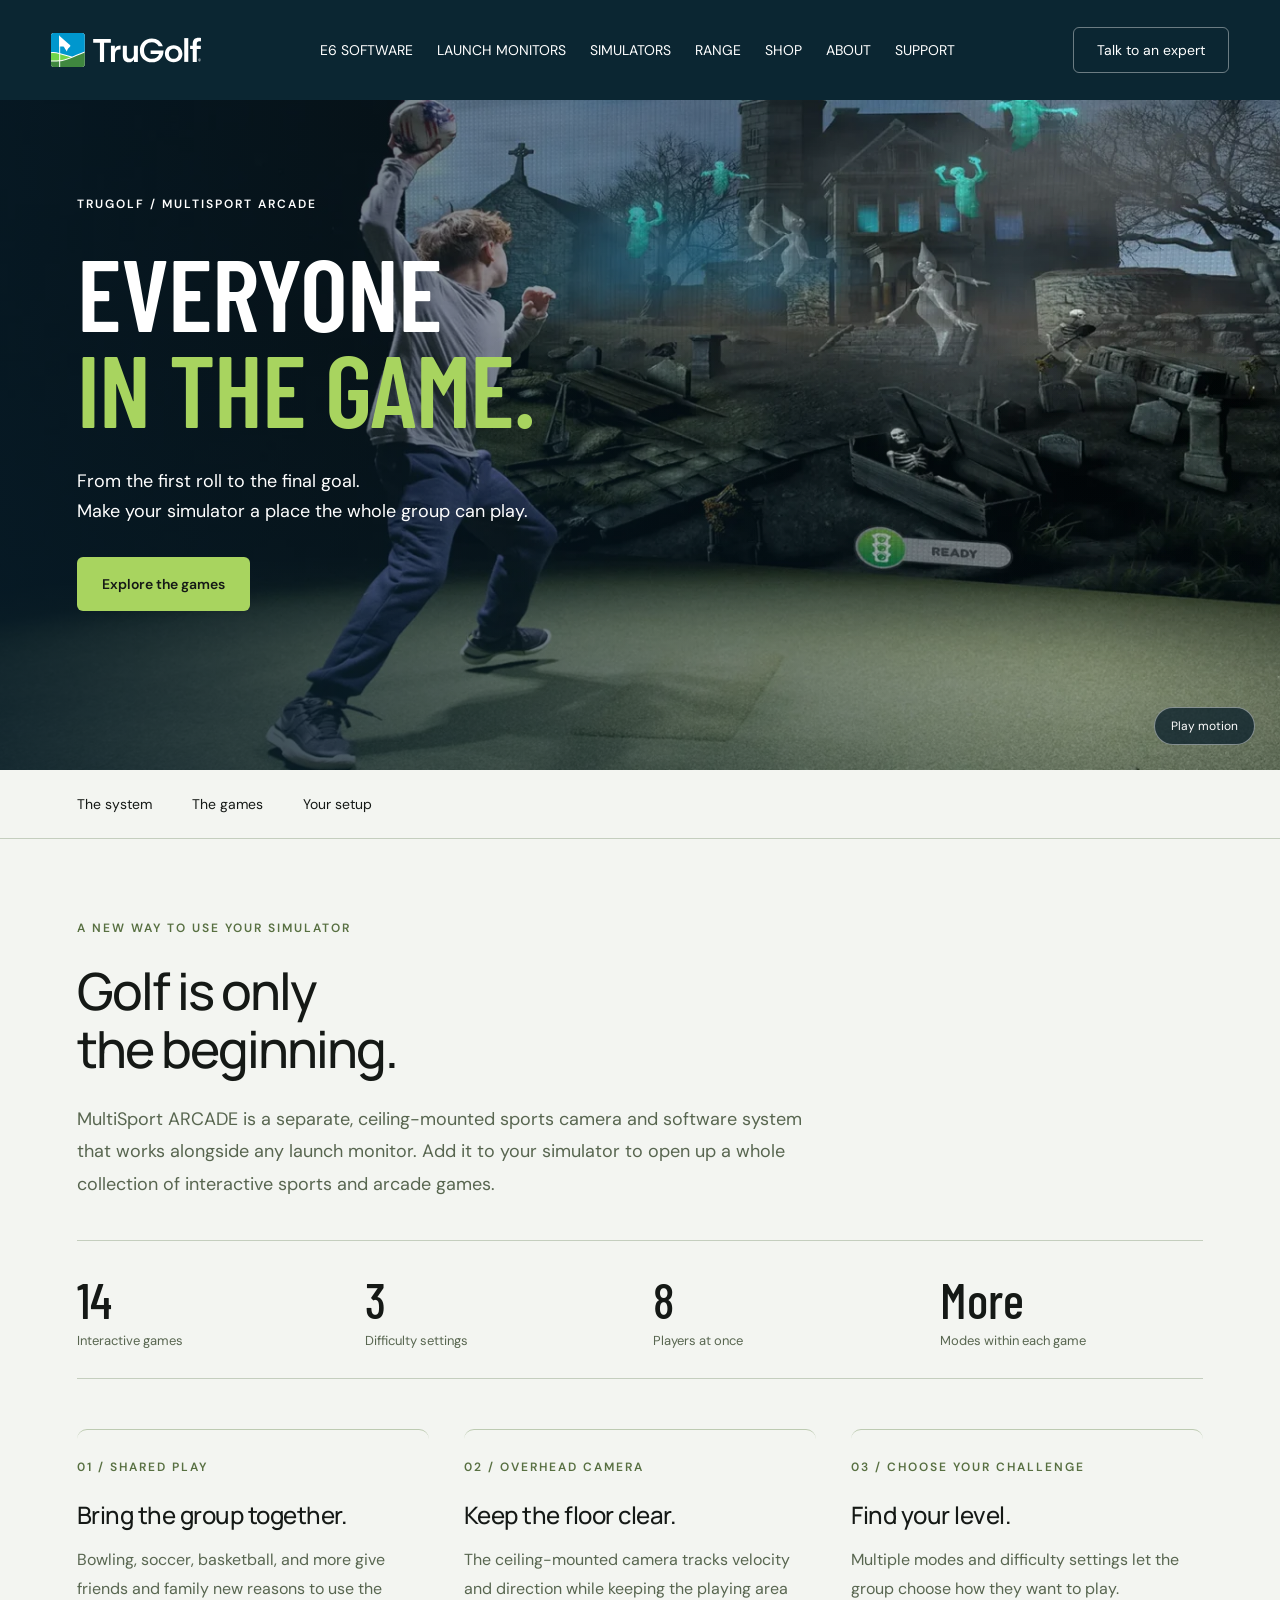
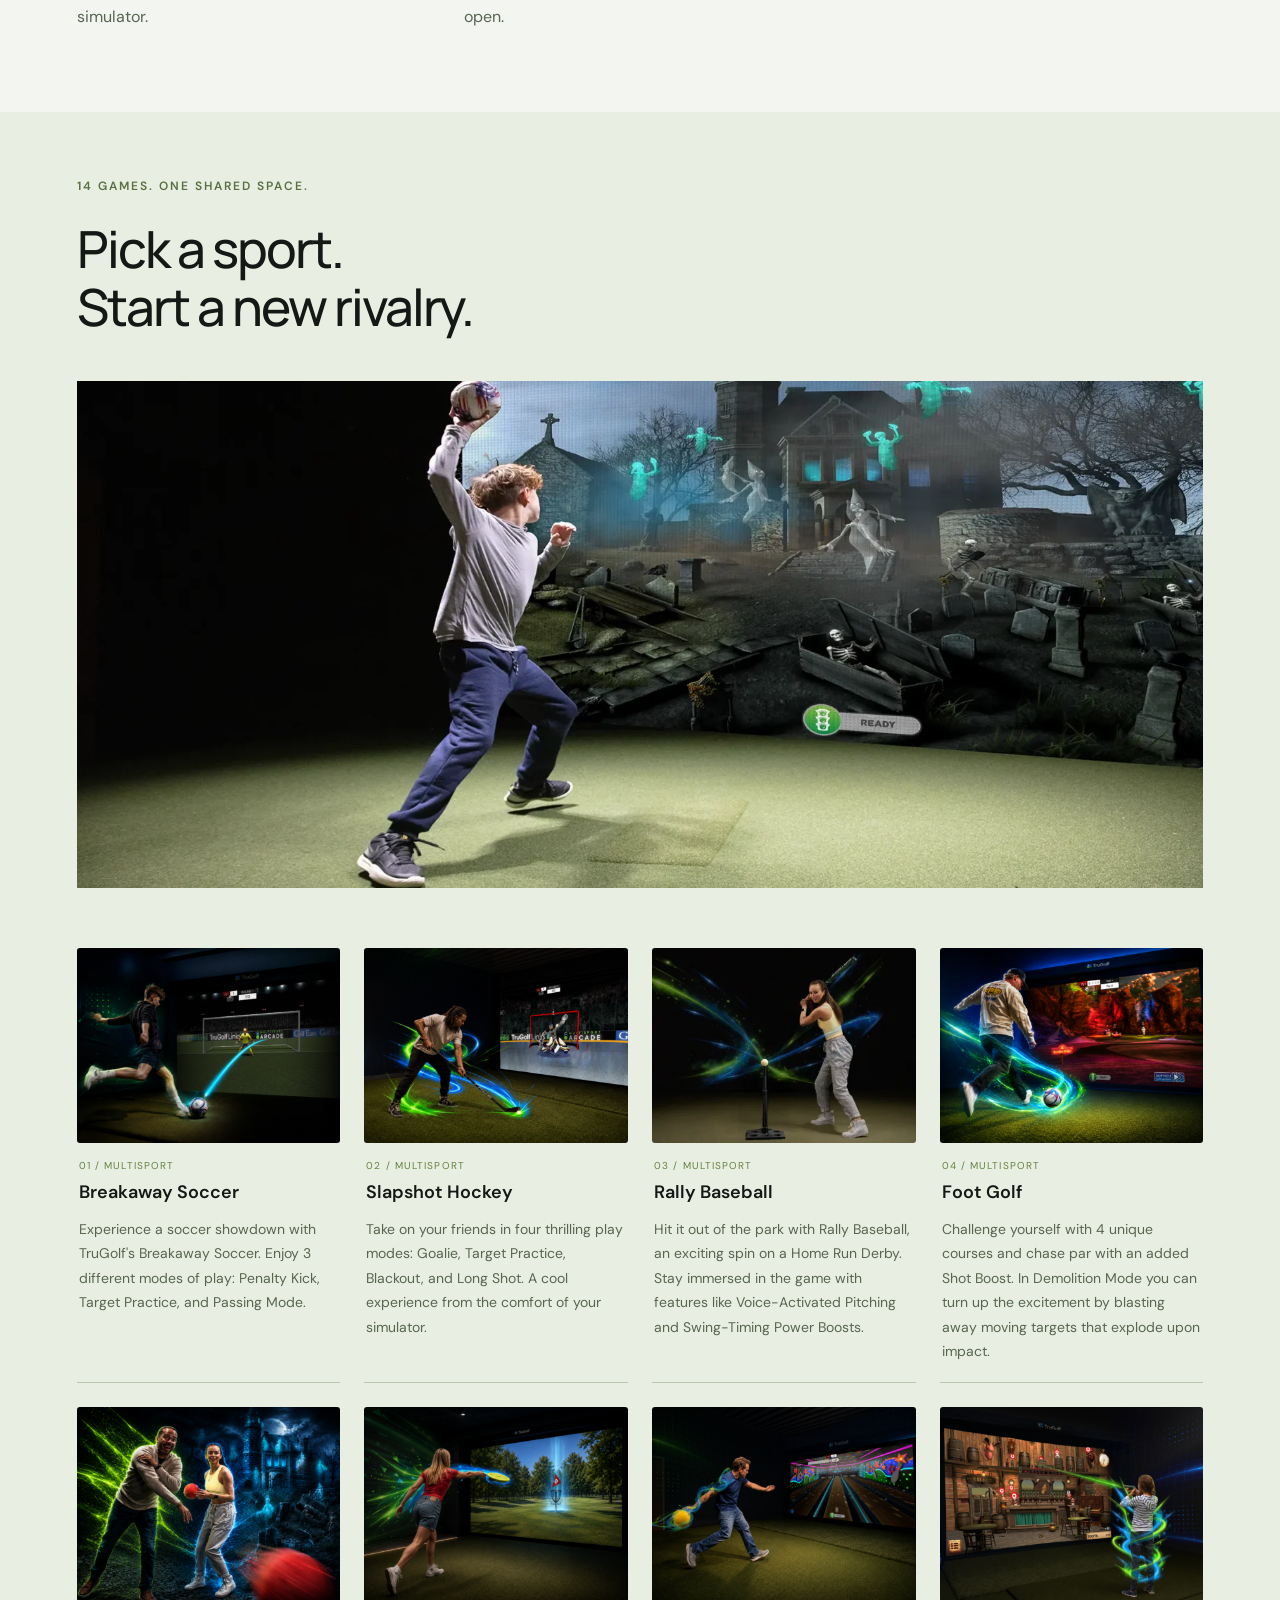
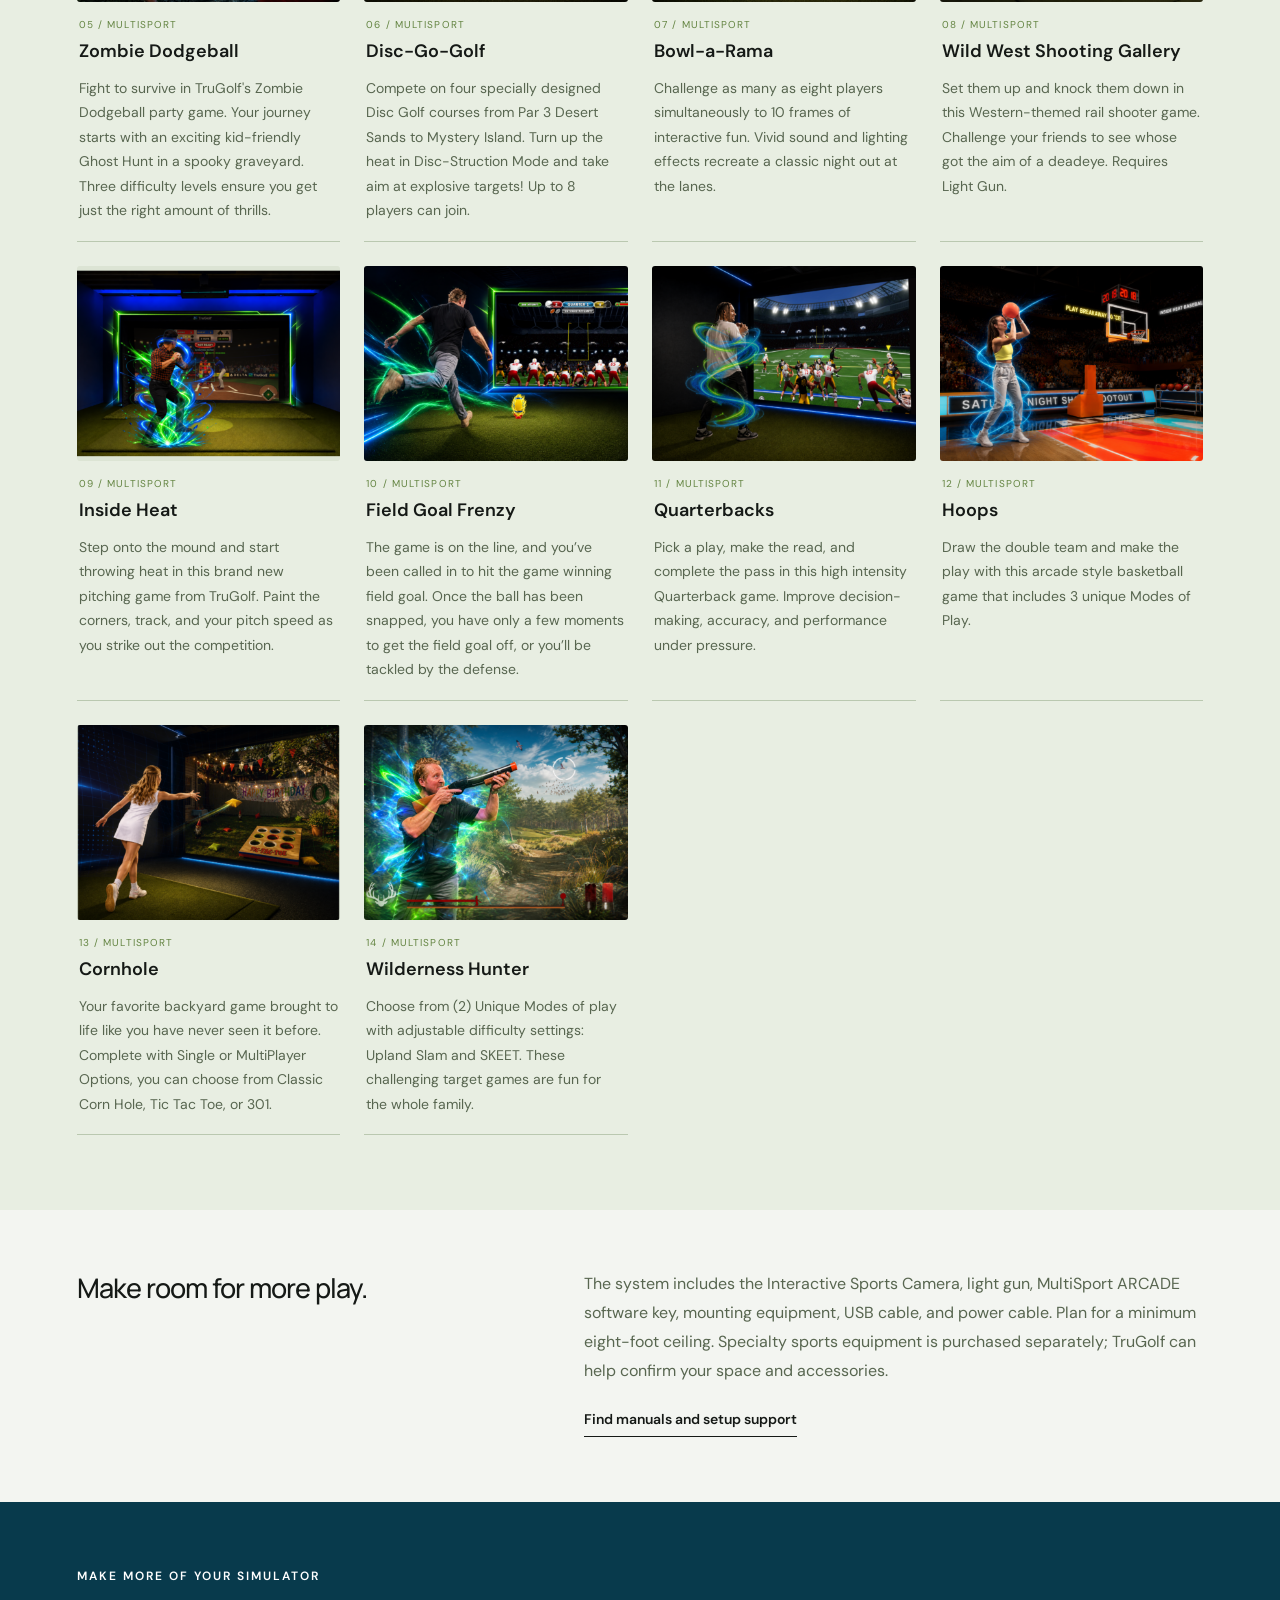
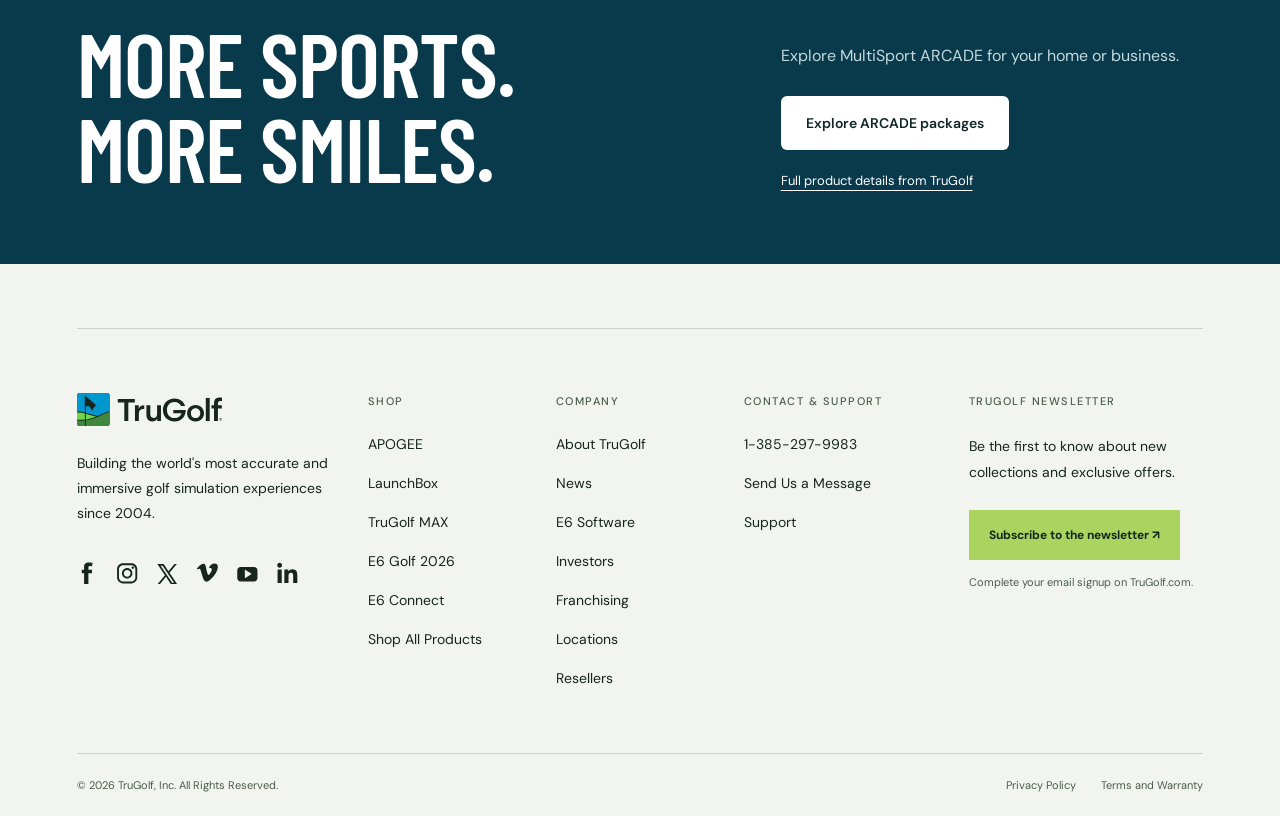
<file: multisport-arcade.html>
<!DOCTYPE html><html lang="en"><head><meta charset="UTF-8"><meta name="viewport" content="width=device-width,initial-scale=1"><title>MultiSport ARCADE | TruGolf</title><meta name="description" content="Bring interactive sports and family games to your simulator with TruGolf MultiSport ARCADE."><link rel="icon" href="assets/logo.svg"><link rel="stylesheet" href="style.css"><link rel="stylesheet" href="premium.css"><link rel="stylesheet" href="pages.css"><link rel="stylesheet" href="ui-corners.css?v=soft-corners"><link rel="stylesheet" href="footer-about.css?v=20261016-arcade-mobile"></head><body class="detail-page arcade-page"><header class="nav"><a class="brand" href="index.html" aria-label="TruGolf home"><img src="assets/logo.svg" alt="TruGolf"></a><nav aria-label="Main navigation"><a href="software.html" >E6 Software</a><a href="launch-monitors.html" >Launch monitors</a><a href="simulators.html">Simulators</a><a href="range.html" >RANGE</a><a href="https://shop.trugolf.com/" target="_blank" rel="noopener">Shop</a><a href="about.html">About</a><a href="support.html" >Support</a></nav><a class="nav-cta" href="https://trugolf.com/contact/" target="_blank" rel="noopener">Talk to an expert</a><button class="menu" aria-label="Open menu" aria-expanded="false">Menu</button></header><main><section class="page-hero photo-hero arcade-video-hero"><video class="arcade-live-film" autoplay muted loop playsinline preload="metadata" poster="assets/arcade-play.webp" aria-label="MultiSport ARCADE gameplay"><source media="(max-width: 700px)" src="assets/arcade-mobile.mp4" type="video/mp4"><source src="https://trugolf.com/wp-content/uploads/2026/08/Multisport-Banner_10.mp4" type="video/mp4"></video><div class="photo-shade"></div><div class="wrap"><p class="eyebrow">TRUGOLF / MULTISPORT ARCADE</p><h1>EVERYONE<br><span>IN THE GAME.</span></h1><p>From the first roll to the final goal.<br> Make your simulator a place the whole group can play.</p><a class="button green" href="#games">Explore the games</a></div><button class="arcade-film-toggle" aria-label="Pause MultiSport ARCADE video">Pause motion</button></section><nav class="page-jumps wrap" aria-label="MultiSport ARCADE page sections"><a href="#system">The system</a><a href="#games">The games</a><a href="#setup">Your setup</a></nav><section class="page-intro wrap" id="system"><p class="eyebrow dark">A NEW WAY TO USE YOUR SIMULATOR</p><h2>Golf is only<br>the beginning.</h2><p>MultiSport ARCADE is a separate, ceiling-mounted sports camera and software system that works alongside any launch monitor. Add it to your simulator to open up a whole collection of interactive sports and arcade games.</p><div class="stat-band"><div><strong>14</strong><span>Interactive games</span></div><div><strong>3</strong><span>Difficulty settings</span></div><div><strong>8</strong><span>Players at once</span></div><div><strong>More</strong><span>Modes within each game</span></div></div><div class="feature-grid"><article><span class="eyebrow dark">01 / SHARED PLAY</span><h3>Bring the group together.</h3><p>Bowling, soccer, basketball, and more give friends and family new reasons to use the simulator.</p></article><article><span class="eyebrow dark">02 / OVERHEAD CAMERA</span><h3>Keep the floor clear.</h3><p>The ceiling-mounted camera tracks velocity and direction while keeping the playing area open.</p></article><article><span class="eyebrow dark">03 / CHOOSE YOUR CHALLENGE</span><h3>Find your level.</h3><p>Multiple modes and difficulty settings let the group choose how they want to play.</p></article></div></section><section class="operations wrap" id="games"><p class="eyebrow dark">14 GAMES. ONE SHARED SPACE.</p><h2>Pick a sport.<br>Start a new rivalry.</h2><div class="arcade-games-layout"><img class="arcade-games-banner" src="assets/arcade-play.webp" alt="MultiSport ARCADE Zombie Dodgeball experience with full player and game screen visible" loading="lazy"><ul class="arcade-games arcade-games-with-images"><li><img src="assets/arcade-game-01.png" alt="" width="96" height="72" loading="lazy"><div><span>01 / MULTISPORT</span><strong>Breakaway Soccer</strong><p class="arcade-game-description">Experience a soccer showdown with TruGolf's Breakaway Soccer. Enjoy 3 different modes of play: Penalty Kick, Target Practice, and Passing Mode.</p></div></li><li><img src="assets/arcade-game-02.png" alt="" width="96" height="72" loading="lazy"><div><span>02 / MULTISPORT</span><strong>Slapshot Hockey</strong><p class="arcade-game-description">Take on your friends in four thrilling play modes: Goalie, Target Practice, Blackout, and Long Shot. A cool experience from the comfort of your simulator.</p></div></li><li><img src="assets/arcade-game-03.webp" alt="" width="96" height="72" loading="lazy"><div><span>03 / MULTISPORT</span><strong>Rally Baseball</strong><p class="arcade-game-description">Hit it out of the park with Rally Baseball, an exciting spin on a Home Run Derby. Stay immersed in the game with features like Voice-Activated Pitching and Swing-Timing Power Boosts.</p></div></li><li><img src="assets/arcade-game-04.png" alt="" width="96" height="72" loading="lazy"><div><span>04 / MULTISPORT</span><strong>Foot Golf</strong><p class="arcade-game-description">Challenge yourself with 4 unique courses and chase par with an added Shot Boost. In Demolition Mode you can turn up the excitement by blasting away moving targets that explode upon impact.</p></div></li><li><img src="assets/arcade-game-05.png" alt="" width="96" height="72" loading="lazy"><div><span>05 / MULTISPORT</span><strong>Zombie Dodgeball</strong><p class="arcade-game-description">Fight to survive in TruGolf's Zombie Dodgeball party game. Your journey starts with an exciting kid-friendly Ghost Hunt in a spooky graveyard. Three difficulty levels ensure you get just the right amount of thrills.</p></div></li><li><img src="assets/arcade-game-06.png" alt="" width="96" height="72" loading="lazy"><div><span>06 / MULTISPORT</span><strong>Disc-Go-Golf</strong><p class="arcade-game-description">Compete on four specially designed Disc Golf courses from Par 3 Desert Sands to Mystery Island. Turn up the heat in Disc-Struction Mode and take aim at explosive targets! Up to 8 players can join.</p></div></li><li><img src="assets/arcade-game-07.png" alt="" width="96" height="72" loading="lazy"><div><span>07 / MULTISPORT</span><strong>Bowl-a-Rama</strong><p class="arcade-game-description">Challenge as many as eight players simultaneously to 10 frames of interactive fun. Vivid sound and lighting effects recreate a classic night out at the lanes.</p></div></li><li><img src="assets/arcade-game-08.png" alt="" width="96" height="72" loading="lazy"><div><span>08 / MULTISPORT</span><strong>Wild West Shooting Gallery</strong><p class="arcade-game-description">Set them up and knock them down in this Western-themed rail shooter game. Challenge your friends to see whose got the aim of a deadeye. Requires Light Gun.</p></div></li><li><img src="assets/arcade-game-09.png" alt="" width="96" height="72" loading="lazy"><div><span>09 / MULTISPORT</span><strong>Inside Heat</strong><p class="arcade-game-description">Step onto the mound and start throwing heat in this brand new pitching game from TruGolf. Paint the corners, track, and your pitch speed as you strike out the competition.</p></div></li><li><img src="assets/arcade-game-10.png" alt="" width="96" height="72" loading="lazy"><div><span>10 / MULTISPORT</span><strong>Field Goal Frenzy</strong><p class="arcade-game-description">The game is on the line, and you’ve been called in to hit the game winning field goal. Once the ball has been snapped, you have only a few moments to get the field goal off, or you’ll be tackled by the defense.</p></div></li><li><img src="assets/arcade-game-11.png" alt="" width="96" height="72" loading="lazy"><div><span>11 / MULTISPORT</span><strong>Quarterbacks</strong><p class="arcade-game-description">Pick a play, make the read, and complete the pass in this high intensity Quarterback game. Improve decision-making, accuracy, and performance under pressure.</p></div></li><li><img src="assets/arcade-game-12.png" alt="" width="96" height="72" loading="lazy"><div><span>12 / MULTISPORT</span><strong>Hoops</strong><p class="arcade-game-description">Draw the double team and make the play with this arcade style basketball game that includes 3 unique Modes of Play.</p></div></li><li><img src="assets/arcade-game-13.png" alt="" width="96" height="72" loading="lazy"><div><span>13 / MULTISPORT</span><strong>Cornhole</strong><p class="arcade-game-description">Your favorite backyard game brought to life like you have never seen it before. Complete with Single or MultiPlayer Options, you can choose from Classic Corn Hole, Tic Tac Toe, or 301.</p></div></li><li><img src="assets/arcade-game-14.png" alt="" width="96" height="72" loading="lazy"><div><span>14 / MULTISPORT</span><strong>Wilderness Hunter</strong><p class="arcade-game-description">Choose from (2) Unique Modes of play with adjustable difficulty settings: Upland Slam and SKEET. These challenging target games are fun for the whole family.</p></div></li></ul></div></section><section class="page-notes wrap" id="setup"><h3>Make room for more play.</h3><p>The system includes the Interactive Sports Camera, light gun, MultiSport ARCADE software key, mounting equipment, USB cable, and power cable. Plan for a minimum eight-foot ceiling. Specialty sports equipment is purchased separately; TruGolf can help confirm your space and accessories.</p><a class="text-link" href="support.html#resources">Find manuals and setup support</a></section><section class="page-cta wrap"><p class="eyebrow">MAKE MORE OF YOUR SIMULATOR</p><div><h2>MORE SPORTS.<br>MORE SMILES.</h2><aside><p>Explore MultiSport ARCADE for your home or business.</p><a class="button white" href="https://shop.trugolf.com/products/multisport-arcade" target="_blank" rel="noopener">Explore ARCADE packages</a><a class="arcade-source-link" href="https://trugolf.com/launch-monitors/multisport-arcade/" target="_blank" rel="noopener">Full product details from TruGolf</a></aside></div></section></main><footer class="site-footer wrap"><div class="site-footer-grid"><div class="footer-brand"><a class="brand" href="index.html"><img src="assets/logo-dark.svg" alt="TruGolf"></a><p>Building the world's most accurate and immersive golf simulation experiences since 2004.</p><ul class="footer-social-links">
                                                    <li><a href="https://www.facebook.com/TruGolfSimulators/" target="_blank" rel="noopener"><span aria-hidden="true"><svg aria-labelledby="facebook-logo" xmlns="http://www.w3.org/2000/svg" width="12" height="22" viewBox="0 0 12 22" fill="none">
    <title id="facebook-logo">Facebook</title>
    <path fill-rule="evenodd" clip-rule="evenodd" d="M0.265137 7.84449H2.57998V5.58343C2.57998 4.58547 2.60486 3.04725 3.32525 2.09431C4.08484 1.08571 5.12686 0.400391 6.91976 0.400391C9.84052 0.400391 11.0704 0.818711 11.0704 0.818711L10.4912 4.2672C10.4912 4.2672 9.52699 3.98581 8.6268 3.98581C7.726 3.98581 6.91976 4.31034 6.91976 5.21514V7.84449H10.6119L10.3544 11.2123H6.91976V22.9109H2.57998V11.2123H0.265137V7.84449Z" fill="white"/>
</svg>
</span><span class="sr-only">facebook</span></a></li>
                                                    <li><a href="https://www.instagram.com/trugolfsim/?hl=en" target="_blank" rel="noopener"><span aria-hidden="true"><svg aria-labelledby="instagram-logo" xmlns="http://www.w3.org/2000/svg" width="24" height="24" viewBox="0 0 24 23" fill="none">
    <title id="instagram-logo">Instagram</title>
    <path fill-rule="evenodd" clip-rule="evenodd" d="M5.64415 11.9004C5.64415 15.2031 8.32148 17.8804 11.6241 17.8804C14.9268 17.8804 17.6041 15.2031 17.6041 11.9004C17.6041 8.59773 14.9268 5.92039 11.6241 5.92039C8.32148 5.92039 5.64415 8.59773 5.64415 11.9004ZM15.5006 11.9004C15.5006 14.0413 13.7651 15.7769 11.6241 15.7769C9.48322 15.7769 7.74766 14.0413 7.74766 11.9004C7.74766 9.75947 9.48322 8.02391 11.6241 8.02391C13.7651 8.02391 15.5006 9.75947 15.5006 11.9004Z" fill="white"/>
    <path fill-rule="evenodd" clip-rule="evenodd" d="M6.72619 0.400391C3.07966 0.400391 0.124146 3.37182 0.124146 7.03759V16.7632C0.124146 20.4285 3.08013 23.4004 6.72619 23.4004H16.5221C20.1686 23.4004 23.1241 20.429 23.1241 16.7632V7.03759C23.1241 3.37229 20.1682 0.400391 16.5221 0.400391H6.72619ZM2.25378 16.7632V7.03759C2.25378 4.55421 4.25586 2.54135 6.72619 2.54135H16.5221C18.992 2.54135 20.9945 4.55468 20.9945 7.03759V16.7632C20.9945 19.2466 18.9924 21.2594 16.5221 21.2594H6.72619C4.25632 21.2594 2.25378 19.2461 2.25378 16.7632Z" fill="white"/>
    <path d="M19.4441 5.46039C19.4441 6.22254 18.8263 6.84039 18.0641 6.84039C17.302 6.84039 16.6841 6.22254 16.6841 5.46039C16.6841 4.69824 17.302 4.08039 18.0641 4.08039C18.8263 4.08039 19.4441 4.69824 19.4441 5.46039Z" fill="white"/>
</svg>
</span><span class="sr-only">instagram</span></a></li>
                                                    <li><a href="https://twitter.com/TruGolfSim" target="_blank" rel="noopener"><span aria-hidden="true"><svg aria-labelledby="x-logo" xmlns="http://www.w3.org/2000/svg" width="20" height="22" viewBox="0 0 20 18" fill="none">
    <title id="x-logo">X</title>
    <path fill-rule="evenodd" clip-rule="evenodd" d="M6.33525 0.400391H0.332792L7.5697 11.1969L0.265137 19.9004H2.51792L8.56988 12.689L13.4038 19.9004H19.4062L11.9072 8.71243L18.8828 0.400391H16.6301L10.9066 7.22034L6.33525 0.400391ZM14.422 18.2218L3.45097 2.13509H5.30329L16.2743 18.2218H14.422Z" fill="white"/>
</svg>
</span><span class="sr-only">x</span></a></li>
                                                    <li><a href="https://vimeo.com/trugolfsimulators" target="_blank" rel="noopener"><span aria-hidden="true"><svg aria-labelledby="vimeo-logo" xmlns="http://www.w3.org/2000/svg" width="21" height="19" viewBox="0 0 21 19" fill="none">
    <title id="vimeo-logo">Vimeo</title>
    <path d="M0.101951 4.69491C0.0359957 4.77622 0 4.87772 0 4.98241C0 5.08711 0.0359957 5.18861 0.101951 5.26992L0.467031 5.74452C0.536262 5.83699 0.638589 5.89908 0.752578 5.9178C0.866566 5.93651 0.983375 5.9104 1.07854 5.84492C1.62616 5.47984 2.65751 4.93222 3.07735 5.39769C3.66148 6.09134 5.89759 14.4608 6.64601 16.0033C7.30315 17.3541 9.10117 19.1429 11.0726 17.8287C13.044 16.5144 19.5424 10.9743 20.7381 4.3846C21.8424 -1.80351 13.8746 -0.972949 12.1405 3.95563C12.113 4.03645 12.1078 4.1232 12.1254 4.20673C12.1431 4.29025 12.183 4.36747 12.2409 4.43023C12.3014 4.48883 12.3762 4.53061 12.4578 4.55142C12.5395 4.57223 12.6251 4.57136 12.7063 4.54888C14.5317 3.97388 15.4444 5.78103 14.3492 7.79809C13.1536 10.0616 12.0036 11.5858 11.4194 11.5858C10.8353 11.5858 10.4155 10.0616 9.71267 7.36912C9.0099 4.67666 9.01902 -0.388821 6.14402 0.177053C3.85315 0.624275 0.950761 3.72745 0.101951 4.69491Z" fill="white"/>
</svg>
</span><span class="sr-only">vimeo</span></a></li>
                                                    <li><a href="https://www.youtube.com/user/trugolf" target="_blank" rel="noopener"><span aria-hidden="true"><svg aria-labelledby="youtube-logo" xmlns="http://www.w3.org/2000/svg" width="27" height="24" viewBox="0 0 27 16" fill="none">
    <title id="youtube-logo">YouTube</title>
    <path d="M22.0508 0.400391H4.58743C3.46062 0.41717 2.38468 0.872255 1.58782 1.66911C0.790956 2.46597 0.335871 3.54192 0.319092 4.66872L0.319092 14.5487C0.335871 15.6755 0.790956 16.7515 1.58782 17.5483C2.38468 18.3452 3.46062 18.8003 4.58743 18.8171H22.0508C23.1776 18.8003 24.2535 18.3452 25.0504 17.5483C25.8472 16.7515 26.3023 15.6755 26.3191 14.5487V4.66872C26.3023 3.54192 25.8472 2.46597 25.0504 1.66911C24.2535 0.872255 23.1776 0.41717 22.0508 0.400391ZM18.2374 9.60872L10.9033 14.3321C10.8175 14.3915 10.715 14.4219 10.6108 14.4187C10.52 14.4192 10.4306 14.3968 10.3508 14.3537C10.266 14.3061 10.1954 14.2369 10.1459 14.1532C10.0965 14.0695 10.07 13.9743 10.0691 13.8771V4.49539C10.07 4.39818 10.0965 4.30292 10.1459 4.21923C10.1954 4.13554 10.266 4.06637 10.3508 4.01872C10.434 3.96801 10.5296 3.94118 10.627 3.94118C10.7245 3.94118 10.82 3.96801 10.9033 4.01872L18.2374 8.70956C18.3134 8.75866 18.376 8.82603 18.4192 8.90551C18.4625 8.985 18.4852 9.07405 18.4852 9.16456C18.4852 9.25506 18.4625 9.34412 18.4192 9.4236C18.376 9.50308 18.3134 9.57045 18.2374 9.61956V9.60872Z" fill="white"/>
</svg>
</span><span class="sr-only">youtube</span></a></li>
                                                    <li><a href="https://www.linkedin.com/company/trugolf" target="_blank" rel="noopener"><span aria-hidden="true"><svg aria-labelledby="linkedin-logo" xmlns="http://www.w3.org/2000/svg" width="23" height="23" viewBox="0 0 23 23" fill="none">
    <title id="linkedin-logo">LinkedIn</title>
    <path d="M5.19017 22.4004H0.628935V7.71225H5.19017V22.4004ZM2.9068 5.70868C1.44846 5.70868 0.265137 4.50025 0.265137 3.04196C0.265137 2.34137 0.543454 1.66948 1.03886 1.17409C1.53427 0.678698 2.20619 0.400391 2.9068 0.400391C3.60742 0.400391 4.27933 0.678698 4.77474 1.17409C5.27015 1.66948 5.54847 2.34137 5.54847 3.04196C5.54847 4.50025 4.36514 5.70868 2.9068 5.70868ZM22.2612 22.4004H17.7102V15.2504C17.7102 13.5462 17.6756 11.3611 15.3388 11.3611C12.9674 11.3611 12.6036 13.2122 12.6036 15.1278V22.4004H8.04713V7.71225H12.4214V9.71582H12.485C13.094 8.5616 14.5814 7.34375 16.8003 7.34375C21.4165 7.34375 22.2651 10.3837 22.2651 14.3319V22.4004H22.2612Z" fill="white"/>
</svg>
</span><span class="sr-only">linkedin</span></a></li>
                                            </ul></div><div class="footer-column"><h2>Shop</h2><a href="https://shop.trugolf.com/products/apogee-by-trugolf" target="_blank" rel="noopener">APOGEE</a><a href="https://shop.trugolf.com/products/launchbox-by-trugolf" target="_blank" rel="noopener">LaunchBox</a><a href="https://shop.trugolf.com/products/trugolf-max" target="_blank" rel="noopener">TruGolf MAX</a><a href="https://shop.trugolf.com/pages/e6-by-trugolf" target="_blank" rel="noopener">E6 Golf 2026</a><a href="https://portal.e6golf.com/shop/connect/trugolf" target="_blank" rel="noopener">E6 Connect</a><a href="https://shop.trugolf.com/" target="_blank" rel="noopener">Shop All Products</a></div><div class="footer-column"><h2>Company</h2><a href="about.html">About TruGolf</a><a href="https://trugolf.com/news/" target="_blank" rel="noopener">News</a><a href="software.html">E6 Software</a><a href="https://ir.trugolf.com/" target="_blank" rel="noopener">Investors</a><a href="https://franchise.trugolflinks.com/" target="_blank" rel="noopener">Franchising</a><a href="https://trugolflinks.com/" target="_blank" rel="noopener">Locations</a><a href="https://trugolf.com/resellers/" target="_blank" rel="noopener">Resellers</a></div><div class="footer-column"><h2>Contact &amp; Support</h2><a href="tel:+13852979983">1-385-297-9983</a><a href="support.html#contact-us">Send Us a Message</a><a href="support.html">Support</a></div><div class="footer-newsletter"><h2>TruGolf Newsletter</h2><p>Be the first to know about new collections and exclusive offers.</p><a href="https://trugolf.com/#gform_wrapper_1" target="_blank" rel="noopener">Subscribe to the newsletter ↗</a><small>Complete your email signup on TruGolf.com.</small></div></div><div class="site-footer-bottom"><span>© 2026 TruGolf, Inc. All Rights Reserved.</span><div><a href="https://trugolf.com/privacy-policy/" target="_blank" rel="noopener">Privacy Policy</a><a href="https://trugolf.com/terms-and-warranty/" target="_blank" rel="noopener">Terms and Warranty</a></div></div></footer><script src="pages.js?v=20261016-arcade-mobile"></script></body></html>
</file>
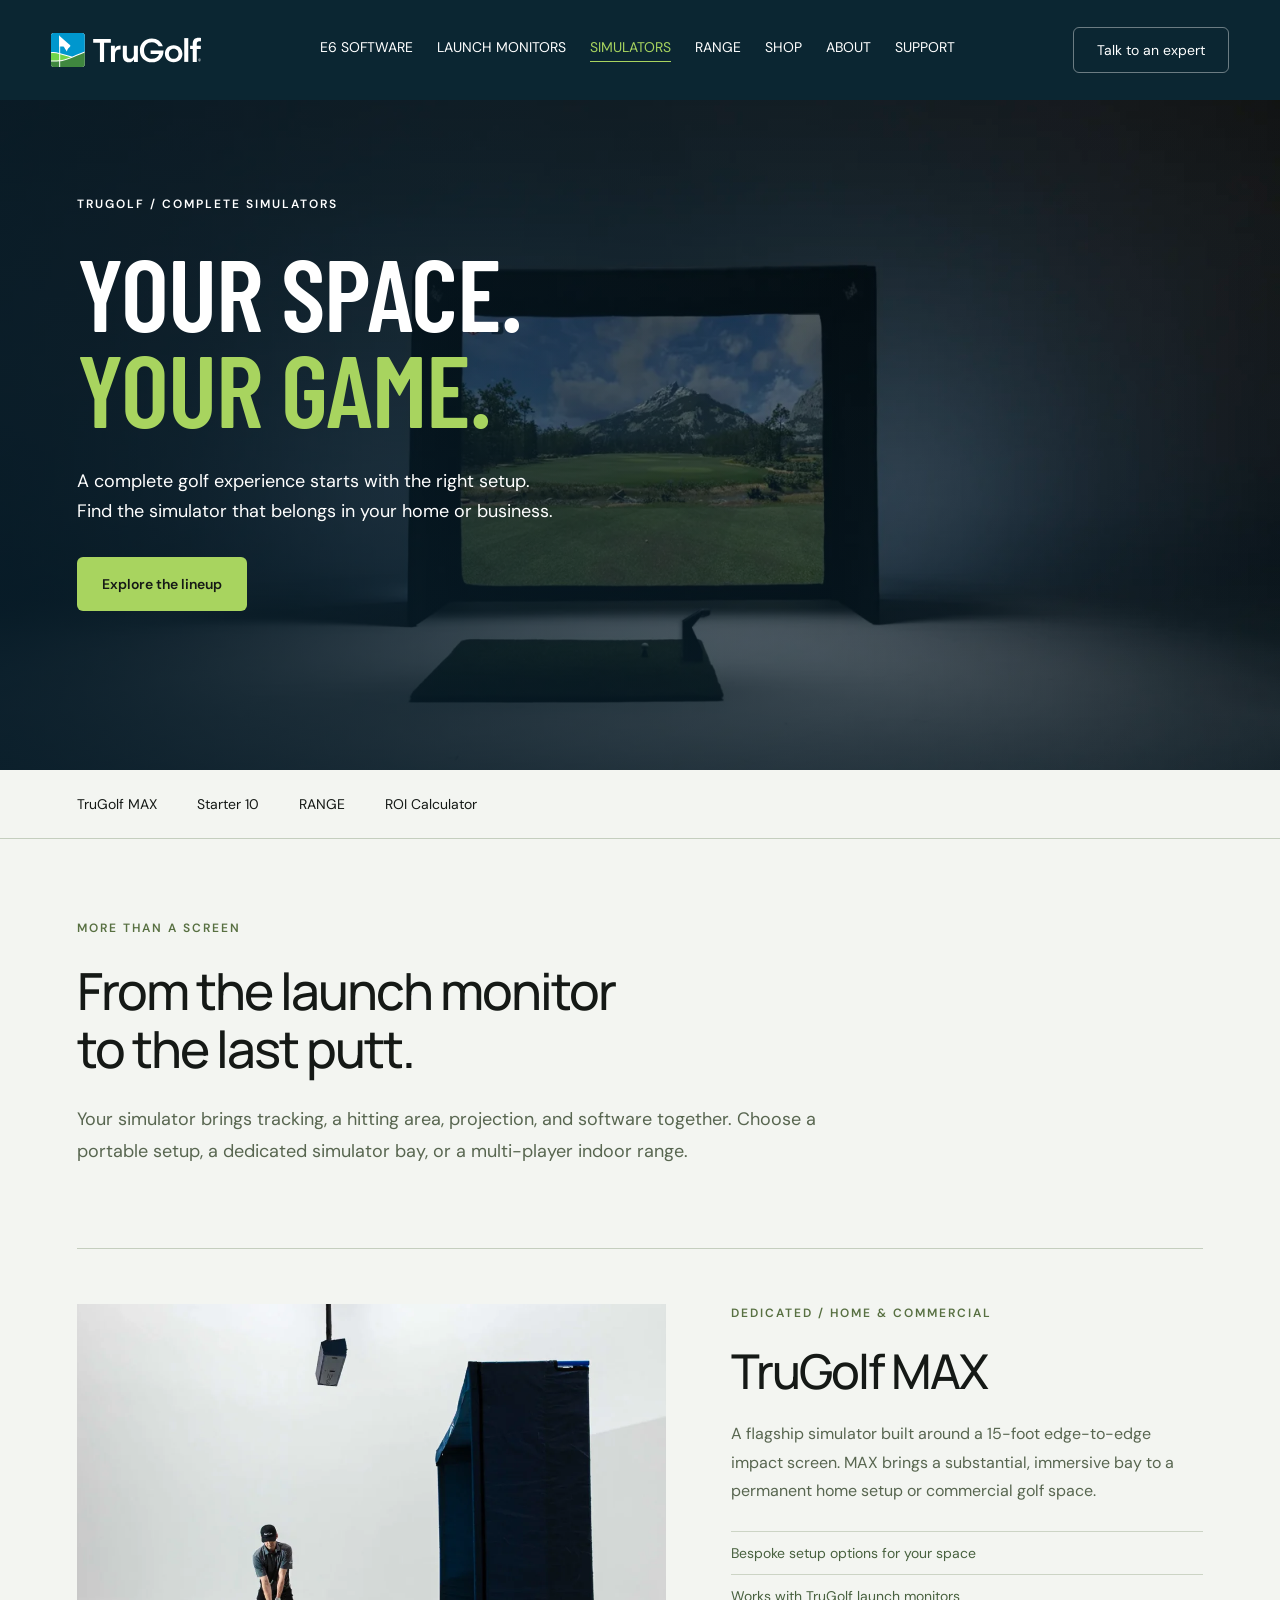
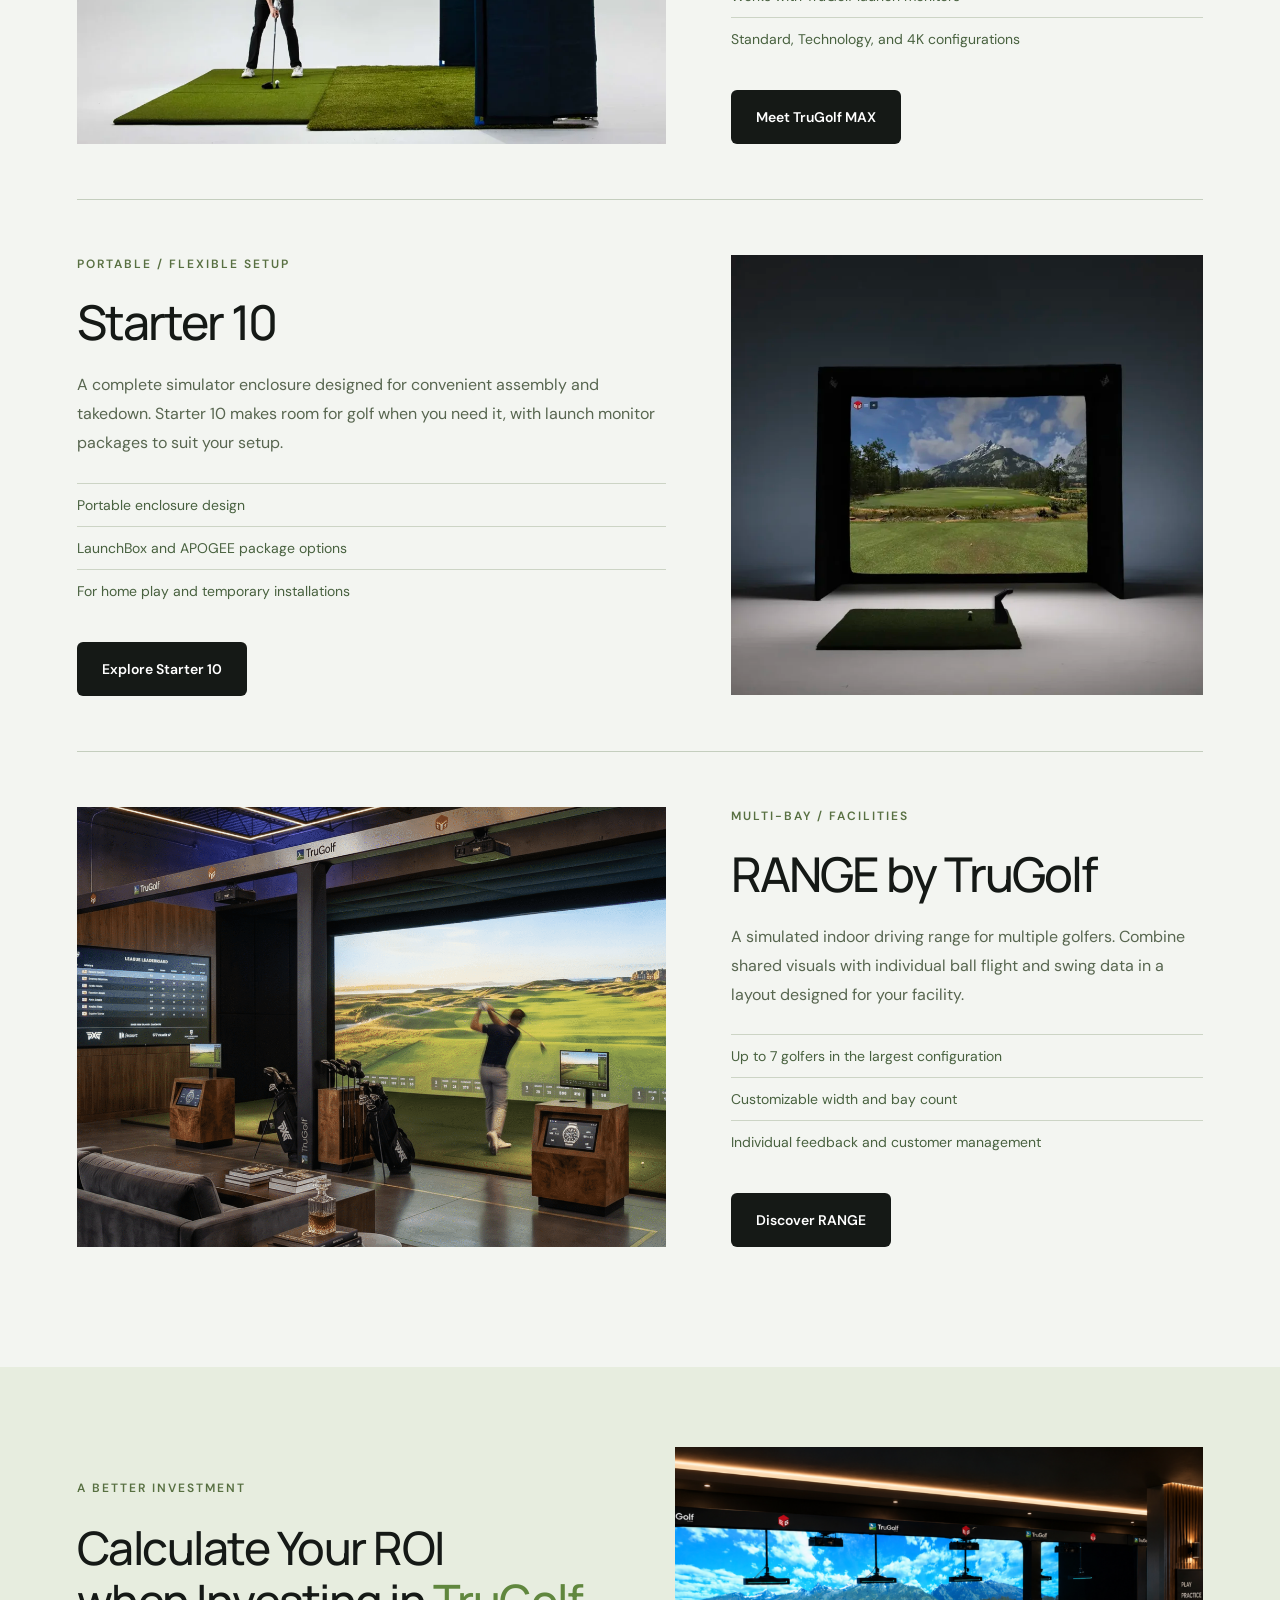
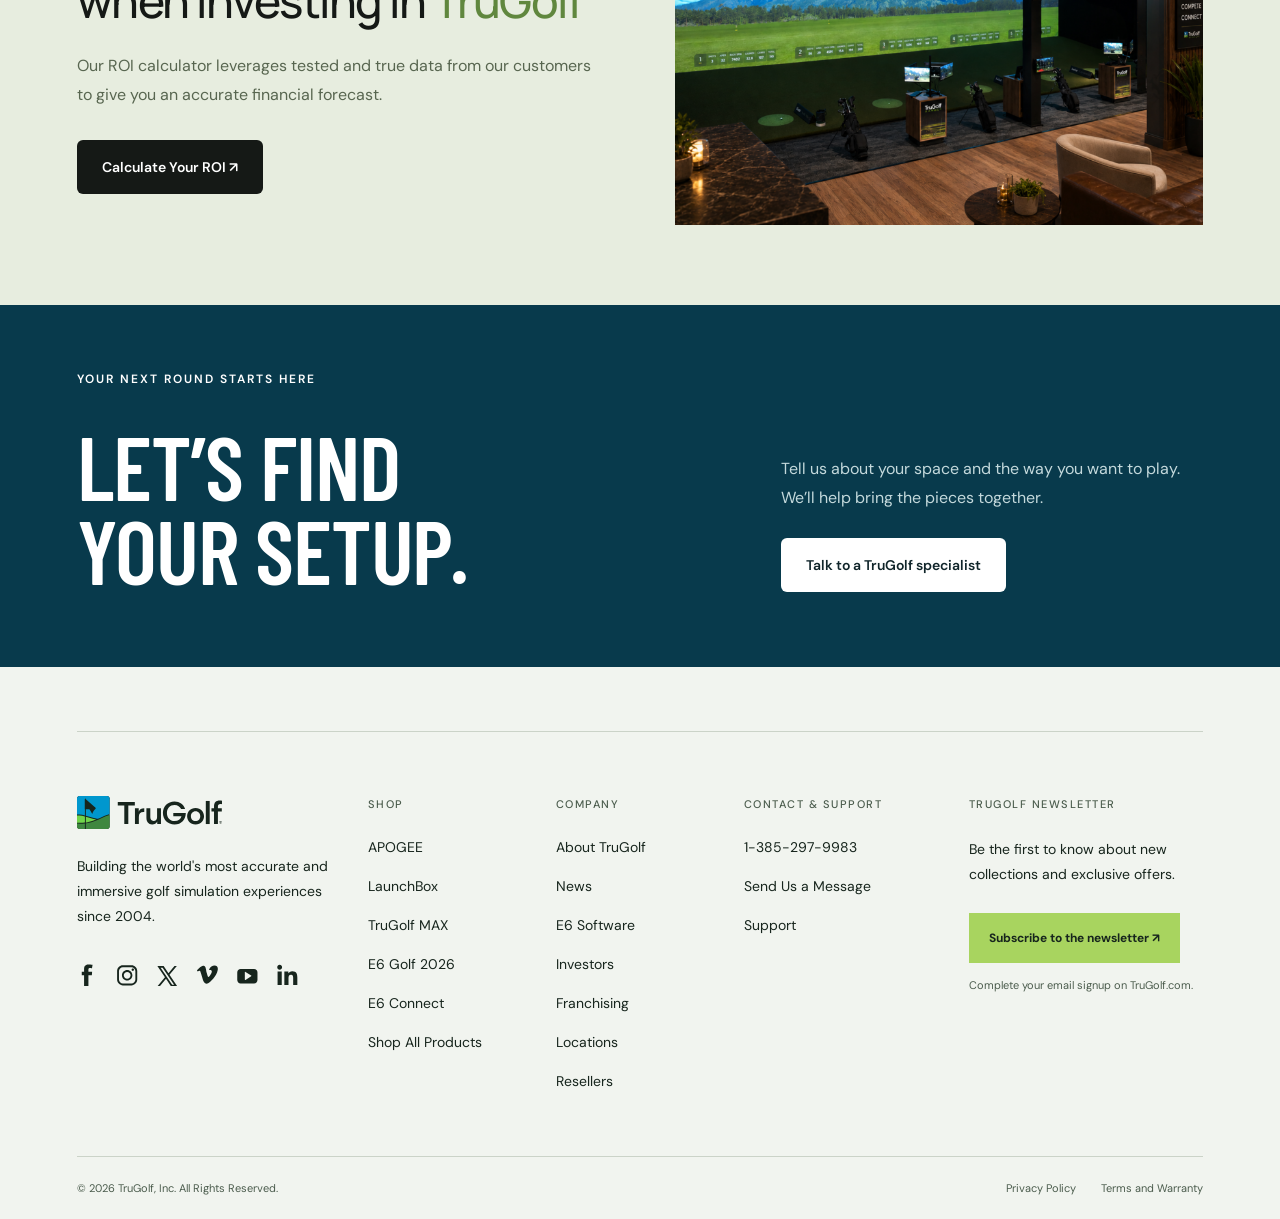
<file: simulators.html>
<!DOCTYPE html><html lang="en"><head><meta charset="UTF-8"><meta name="viewport" content="width=device-width,initial-scale=1"><title>Golf simulators | TruGolf</title><meta name="description" content="Explore Golf simulators and find the TruGolf experience for your game."><link rel="icon" href="assets/logo.svg"><link rel="stylesheet" href="style.css"><link rel="stylesheet" href="premium.css"><link rel="stylesheet" href="pages.css"><link rel="stylesheet" href="ui-corners.css?v=soft-corners"><link rel="stylesheet" href="footer-about.css"></head><body class="detail-page"><header class="nav"><a class="brand" href="index.html" aria-label="TruGolf home"><img src="assets/logo.svg" alt="TruGolf"></a><nav aria-label="Main navigation"><a href="software.html" >E6 Software</a><a href="launch-monitors.html" >Launch monitors</a><a href="simulators.html" aria-current="page">Simulators</a><a href="range.html" >RANGE</a><a href="https://shop.trugolf.com/" target="_blank" rel="noopener">Shop</a><a href="about.html">About</a><a href="support.html" >Support</a></nav><a class="nav-cta" href="https://trugolf.com/contact/" target="_blank" rel="noopener">Talk to an expert</a><button class="menu" aria-label="Open menu" aria-expanded="false">Menu</button></header><main id="main">
<section class="page-hero photo-hero"><img src="assets/starter.webp" alt="TruGolf simulator enclosure and hitting area"><div class="photo-shade"></div><div class="wrap"><p class="eyebrow">TRUGOLF / COMPLETE SIMULATORS</p><h1>YOUR SPACE.<br><span>YOUR GAME.</span></h1><p>A complete golf experience starts with the right setup.<br>Find the simulator that belongs in your home or business.</p><a class="button green" href="#lineup">Explore the lineup</a></div></section>
<nav class="page-jumps wrap" aria-label="Simulator lineup"><a href="#max">TruGolf MAX</a><a href="#starter">Starter 10</a><a href="#range-card">RANGE</a><a href="#roi">ROI Calculator</a></nav>
<section class="page-intro wrap"><p class="eyebrow dark">MORE THAN A SCREEN</p><h2>From the launch monitor<br>to the last putt.</h2><p>Your simulator brings tracking, a hitting area, projection, and software together. Choose a portable setup, a dedicated simulator bay, or a multi-player indoor range.</p></section>
<section class="catalog wrap" id="lineup">
<article class="catalog-row" id="max"><div class="catalog-image"><img src="assets/max.webp" alt="TruGolf MAX" loading="lazy"></div><div class="catalog-copy"><p class="eyebrow dark">DEDICATED / HOME & COMMERCIAL</p><h2>TruGolf MAX</h2><p>A flagship simulator built around a 15-foot edge-to-edge impact screen. MAX brings a substantial, immersive bay to a permanent home setup or commercial golf space.</p><ul><li>Bespoke setup options for your space</li><li>Works with TruGolf launch monitors</li><li>Standard, Technology, and 4K configurations</li></ul><a class="button black" href="max.html">Meet TruGolf MAX</a></div></article>
<article class="catalog-row" id="starter"><div class="catalog-image"><img src="assets/starter.webp" alt="Starter 10" loading="lazy"></div><div class="catalog-copy"><p class="eyebrow dark">PORTABLE / FLEXIBLE SETUP</p><h2>Starter 10</h2><p>A complete simulator enclosure designed for convenient assembly and takedown. Starter 10 makes room for golf when you need it, with launch monitor packages to suit your setup.</p><ul><li>Portable enclosure design</li><li>LaunchBox and APOGEE package options</li><li>For home play and temporary installations</li></ul><a class="button black" href="starter-10.html">Explore Starter 10</a></div></article>
<article class="catalog-row" id="range-card"><div class="catalog-image"><img src="assets/range-facility.png" alt="RANGE by TruGolf" loading="lazy"></div><div class="catalog-copy"><p class="eyebrow dark">MULTI-BAY / FACILITIES</p><h2>RANGE by TruGolf</h2><p>A simulated indoor driving range for multiple golfers. Combine shared visuals with individual ball flight and swing data in a layout designed for your facility.</p><ul><li>Up to 7 golfers in the largest configuration</li><li>Customizable width and bay count</li><li>Individual feedback and customer management</li></ul><a class="button black" href="range.html">Discover RANGE</a></div></article>
</section>
<section class="roi-section wrap" id="roi"><div><p class="eyebrow dark">A Better Investment</p><h2>Calculate Your ROI<br>when Investing in <span>TruGolf</span></h2><p>Our ROI calculator leverages tested and true data from our customers to give you an accurate financial forecast.</p><a class="button black" href="https://range-roi.trugolf.com/" target="_blank" rel="noopener">Calculate Your ROI ↗</a></div><img src="assets/range-customizable.png" alt="TruGolf multi-bay indoor golf facility" loading="lazy"></section>
<section class="page-cta wrap"><p class="eyebrow">YOUR NEXT ROUND STARTS HERE</p><div><h2>LET’S FIND<br>YOUR SETUP.</h2><aside><p>Tell us about your space and the way you want to play. We’ll help bring the pieces together.</p><a class="button white" href="https://trugolf.com/contact/" target="_blank" rel="noopener">Talk to a TruGolf specialist</a></aside></div></section></main><footer class="site-footer wrap"><div class="site-footer-grid"><div class="footer-brand"><a class="brand" href="index.html"><img src="assets/logo-dark.svg" alt="TruGolf"></a><p>Building the world's most accurate and immersive golf simulation experiences since 2004.</p><ul class="footer-social-links">
                                                    <li><a href="https://www.facebook.com/TruGolfSimulators/" target="_blank" rel="noopener"><span aria-hidden="true"><svg aria-labelledby="facebook-logo" xmlns="http://www.w3.org/2000/svg" width="12" height="22" viewBox="0 0 12 22" fill="none">
    <title id="facebook-logo">Facebook</title>
    <path fill-rule="evenodd" clip-rule="evenodd" d="M0.265137 7.84449H2.57998V5.58343C2.57998 4.58547 2.60486 3.04725 3.32525 2.09431C4.08484 1.08571 5.12686 0.400391 6.91976 0.400391C9.84052 0.400391 11.0704 0.818711 11.0704 0.818711L10.4912 4.2672C10.4912 4.2672 9.52699 3.98581 8.6268 3.98581C7.726 3.98581 6.91976 4.31034 6.91976 5.21514V7.84449H10.6119L10.3544 11.2123H6.91976V22.9109H2.57998V11.2123H0.265137V7.84449Z" fill="white"/>
</svg>
</span><span class="sr-only">facebook</span></a></li>
                                                    <li><a href="https://www.instagram.com/trugolfsim/?hl=en" target="_blank" rel="noopener"><span aria-hidden="true"><svg aria-labelledby="instagram-logo" xmlns="http://www.w3.org/2000/svg" width="24" height="24" viewBox="0 0 24 23" fill="none">
    <title id="instagram-logo">Instagram</title>
    <path fill-rule="evenodd" clip-rule="evenodd" d="M5.64415 11.9004C5.64415 15.2031 8.32148 17.8804 11.6241 17.8804C14.9268 17.8804 17.6041 15.2031 17.6041 11.9004C17.6041 8.59773 14.9268 5.92039 11.6241 5.92039C8.32148 5.92039 5.64415 8.59773 5.64415 11.9004ZM15.5006 11.9004C15.5006 14.0413 13.7651 15.7769 11.6241 15.7769C9.48322 15.7769 7.74766 14.0413 7.74766 11.9004C7.74766 9.75947 9.48322 8.02391 11.6241 8.02391C13.7651 8.02391 15.5006 9.75947 15.5006 11.9004Z" fill="white"/>
    <path fill-rule="evenodd" clip-rule="evenodd" d="M6.72619 0.400391C3.07966 0.400391 0.124146 3.37182 0.124146 7.03759V16.7632C0.124146 20.4285 3.08013 23.4004 6.72619 23.4004H16.5221C20.1686 23.4004 23.1241 20.429 23.1241 16.7632V7.03759C23.1241 3.37229 20.1682 0.400391 16.5221 0.400391H6.72619ZM2.25378 16.7632V7.03759C2.25378 4.55421 4.25586 2.54135 6.72619 2.54135H16.5221C18.992 2.54135 20.9945 4.55468 20.9945 7.03759V16.7632C20.9945 19.2466 18.9924 21.2594 16.5221 21.2594H6.72619C4.25632 21.2594 2.25378 19.2461 2.25378 16.7632Z" fill="white"/>
    <path d="M19.4441 5.46039C19.4441 6.22254 18.8263 6.84039 18.0641 6.84039C17.302 6.84039 16.6841 6.22254 16.6841 5.46039C16.6841 4.69824 17.302 4.08039 18.0641 4.08039C18.8263 4.08039 19.4441 4.69824 19.4441 5.46039Z" fill="white"/>
</svg>
</span><span class="sr-only">instagram</span></a></li>
                                                    <li><a href="https://twitter.com/TruGolfSim" target="_blank" rel="noopener"><span aria-hidden="true"><svg aria-labelledby="x-logo" xmlns="http://www.w3.org/2000/svg" width="20" height="22" viewBox="0 0 20 18" fill="none">
    <title id="x-logo">X</title>
    <path fill-rule="evenodd" clip-rule="evenodd" d="M6.33525 0.400391H0.332792L7.5697 11.1969L0.265137 19.9004H2.51792L8.56988 12.689L13.4038 19.9004H19.4062L11.9072 8.71243L18.8828 0.400391H16.6301L10.9066 7.22034L6.33525 0.400391ZM14.422 18.2218L3.45097 2.13509H5.30329L16.2743 18.2218H14.422Z" fill="white"/>
</svg>
</span><span class="sr-only">x</span></a></li>
                                                    <li><a href="https://vimeo.com/trugolfsimulators" target="_blank" rel="noopener"><span aria-hidden="true"><svg aria-labelledby="vimeo-logo" xmlns="http://www.w3.org/2000/svg" width="21" height="19" viewBox="0 0 21 19" fill="none">
    <title id="vimeo-logo">Vimeo</title>
    <path d="M0.101951 4.69491C0.0359957 4.77622 0 4.87772 0 4.98241C0 5.08711 0.0359957 5.18861 0.101951 5.26992L0.467031 5.74452C0.536262 5.83699 0.638589 5.89908 0.752578 5.9178C0.866566 5.93651 0.983375 5.9104 1.07854 5.84492C1.62616 5.47984 2.65751 4.93222 3.07735 5.39769C3.66148 6.09134 5.89759 14.4608 6.64601 16.0033C7.30315 17.3541 9.10117 19.1429 11.0726 17.8287C13.044 16.5144 19.5424 10.9743 20.7381 4.3846C21.8424 -1.80351 13.8746 -0.972949 12.1405 3.95563C12.113 4.03645 12.1078 4.1232 12.1254 4.20673C12.1431 4.29025 12.183 4.36747 12.2409 4.43023C12.3014 4.48883 12.3762 4.53061 12.4578 4.55142C12.5395 4.57223 12.6251 4.57136 12.7063 4.54888C14.5317 3.97388 15.4444 5.78103 14.3492 7.79809C13.1536 10.0616 12.0036 11.5858 11.4194 11.5858C10.8353 11.5858 10.4155 10.0616 9.71267 7.36912C9.0099 4.67666 9.01902 -0.388821 6.14402 0.177053C3.85315 0.624275 0.950761 3.72745 0.101951 4.69491Z" fill="white"/>
</svg>
</span><span class="sr-only">vimeo</span></a></li>
                                                    <li><a href="https://www.youtube.com/user/trugolf" target="_blank" rel="noopener"><span aria-hidden="true"><svg aria-labelledby="youtube-logo" xmlns="http://www.w3.org/2000/svg" width="27" height="24" viewBox="0 0 27 16" fill="none">
    <title id="youtube-logo">YouTube</title>
    <path d="M22.0508 0.400391H4.58743C3.46062 0.41717 2.38468 0.872255 1.58782 1.66911C0.790956 2.46597 0.335871 3.54192 0.319092 4.66872L0.319092 14.5487C0.335871 15.6755 0.790956 16.7515 1.58782 17.5483C2.38468 18.3452 3.46062 18.8003 4.58743 18.8171H22.0508C23.1776 18.8003 24.2535 18.3452 25.0504 17.5483C25.8472 16.7515 26.3023 15.6755 26.3191 14.5487V4.66872C26.3023 3.54192 25.8472 2.46597 25.0504 1.66911C24.2535 0.872255 23.1776 0.41717 22.0508 0.400391ZM18.2374 9.60872L10.9033 14.3321C10.8175 14.3915 10.715 14.4219 10.6108 14.4187C10.52 14.4192 10.4306 14.3968 10.3508 14.3537C10.266 14.3061 10.1954 14.2369 10.1459 14.1532C10.0965 14.0695 10.07 13.9743 10.0691 13.8771V4.49539C10.07 4.39818 10.0965 4.30292 10.1459 4.21923C10.1954 4.13554 10.266 4.06637 10.3508 4.01872C10.434 3.96801 10.5296 3.94118 10.627 3.94118C10.7245 3.94118 10.82 3.96801 10.9033 4.01872L18.2374 8.70956C18.3134 8.75866 18.376 8.82603 18.4192 8.90551C18.4625 8.985 18.4852 9.07405 18.4852 9.16456C18.4852 9.25506 18.4625 9.34412 18.4192 9.4236C18.376 9.50308 18.3134 9.57045 18.2374 9.61956V9.60872Z" fill="white"/>
</svg>
</span><span class="sr-only">youtube</span></a></li>
                                                    <li><a href="https://www.linkedin.com/company/trugolf" target="_blank" rel="noopener"><span aria-hidden="true"><svg aria-labelledby="linkedin-logo" xmlns="http://www.w3.org/2000/svg" width="23" height="23" viewBox="0 0 23 23" fill="none">
    <title id="linkedin-logo">LinkedIn</title>
    <path d="M5.19017 22.4004H0.628935V7.71225H5.19017V22.4004ZM2.9068 5.70868C1.44846 5.70868 0.265137 4.50025 0.265137 3.04196C0.265137 2.34137 0.543454 1.66948 1.03886 1.17409C1.53427 0.678698 2.20619 0.400391 2.9068 0.400391C3.60742 0.400391 4.27933 0.678698 4.77474 1.17409C5.27015 1.66948 5.54847 2.34137 5.54847 3.04196C5.54847 4.50025 4.36514 5.70868 2.9068 5.70868ZM22.2612 22.4004H17.7102V15.2504C17.7102 13.5462 17.6756 11.3611 15.3388 11.3611C12.9674 11.3611 12.6036 13.2122 12.6036 15.1278V22.4004H8.04713V7.71225H12.4214V9.71582H12.485C13.094 8.5616 14.5814 7.34375 16.8003 7.34375C21.4165 7.34375 22.2651 10.3837 22.2651 14.3319V22.4004H22.2612Z" fill="white"/>
</svg>
</span><span class="sr-only">linkedin</span></a></li>
                                            </ul></div><div class="footer-column"><h2>Shop</h2><a href="https://shop.trugolf.com/products/apogee-by-trugolf" target="_blank" rel="noopener">APOGEE</a><a href="https://shop.trugolf.com/products/launchbox-by-trugolf" target="_blank" rel="noopener">LaunchBox</a><a href="https://shop.trugolf.com/products/trugolf-max" target="_blank" rel="noopener">TruGolf MAX</a><a href="https://shop.trugolf.com/pages/e6-by-trugolf" target="_blank" rel="noopener">E6 Golf 2026</a><a href="https://portal.e6golf.com/shop/connect/trugolf" target="_blank" rel="noopener">E6 Connect</a><a href="https://shop.trugolf.com/" target="_blank" rel="noopener">Shop All Products</a></div><div class="footer-column"><h2>Company</h2><a href="about.html">About TruGolf</a><a href="https://trugolf.com/news/" target="_blank" rel="noopener">News</a><a href="software.html">E6 Software</a><a href="https://ir.trugolf.com/" target="_blank" rel="noopener">Investors</a><a href="https://franchise.trugolflinks.com/" target="_blank" rel="noopener">Franchising</a><a href="https://trugolflinks.com/" target="_blank" rel="noopener">Locations</a><a href="https://trugolf.com/resellers/" target="_blank" rel="noopener">Resellers</a></div><div class="footer-column"><h2>Contact &amp; Support</h2><a href="tel:+13852979983">1-385-297-9983</a><a href="support.html#contact-us">Send Us a Message</a><a href="support.html">Support</a></div><div class="footer-newsletter"><h2>TruGolf Newsletter</h2><p>Be the first to know about new collections and exclusive offers.</p><a href="https://trugolf.com/#gform_wrapper_1" target="_blank" rel="noopener">Subscribe to the newsletter ↗</a><small>Complete your email signup on TruGolf.com.</small></div></div><div class="site-footer-bottom"><span>© 2026 TruGolf, Inc. All Rights Reserved.</span><div><a href="https://trugolf.com/privacy-policy/" target="_blank" rel="noopener">Privacy Policy</a><a href="https://trugolf.com/terms-and-warranty/" target="_blank" rel="noopener">Terms and Warranty</a></div></div></footer><script src="pages.js"></script></body></html>
</file>
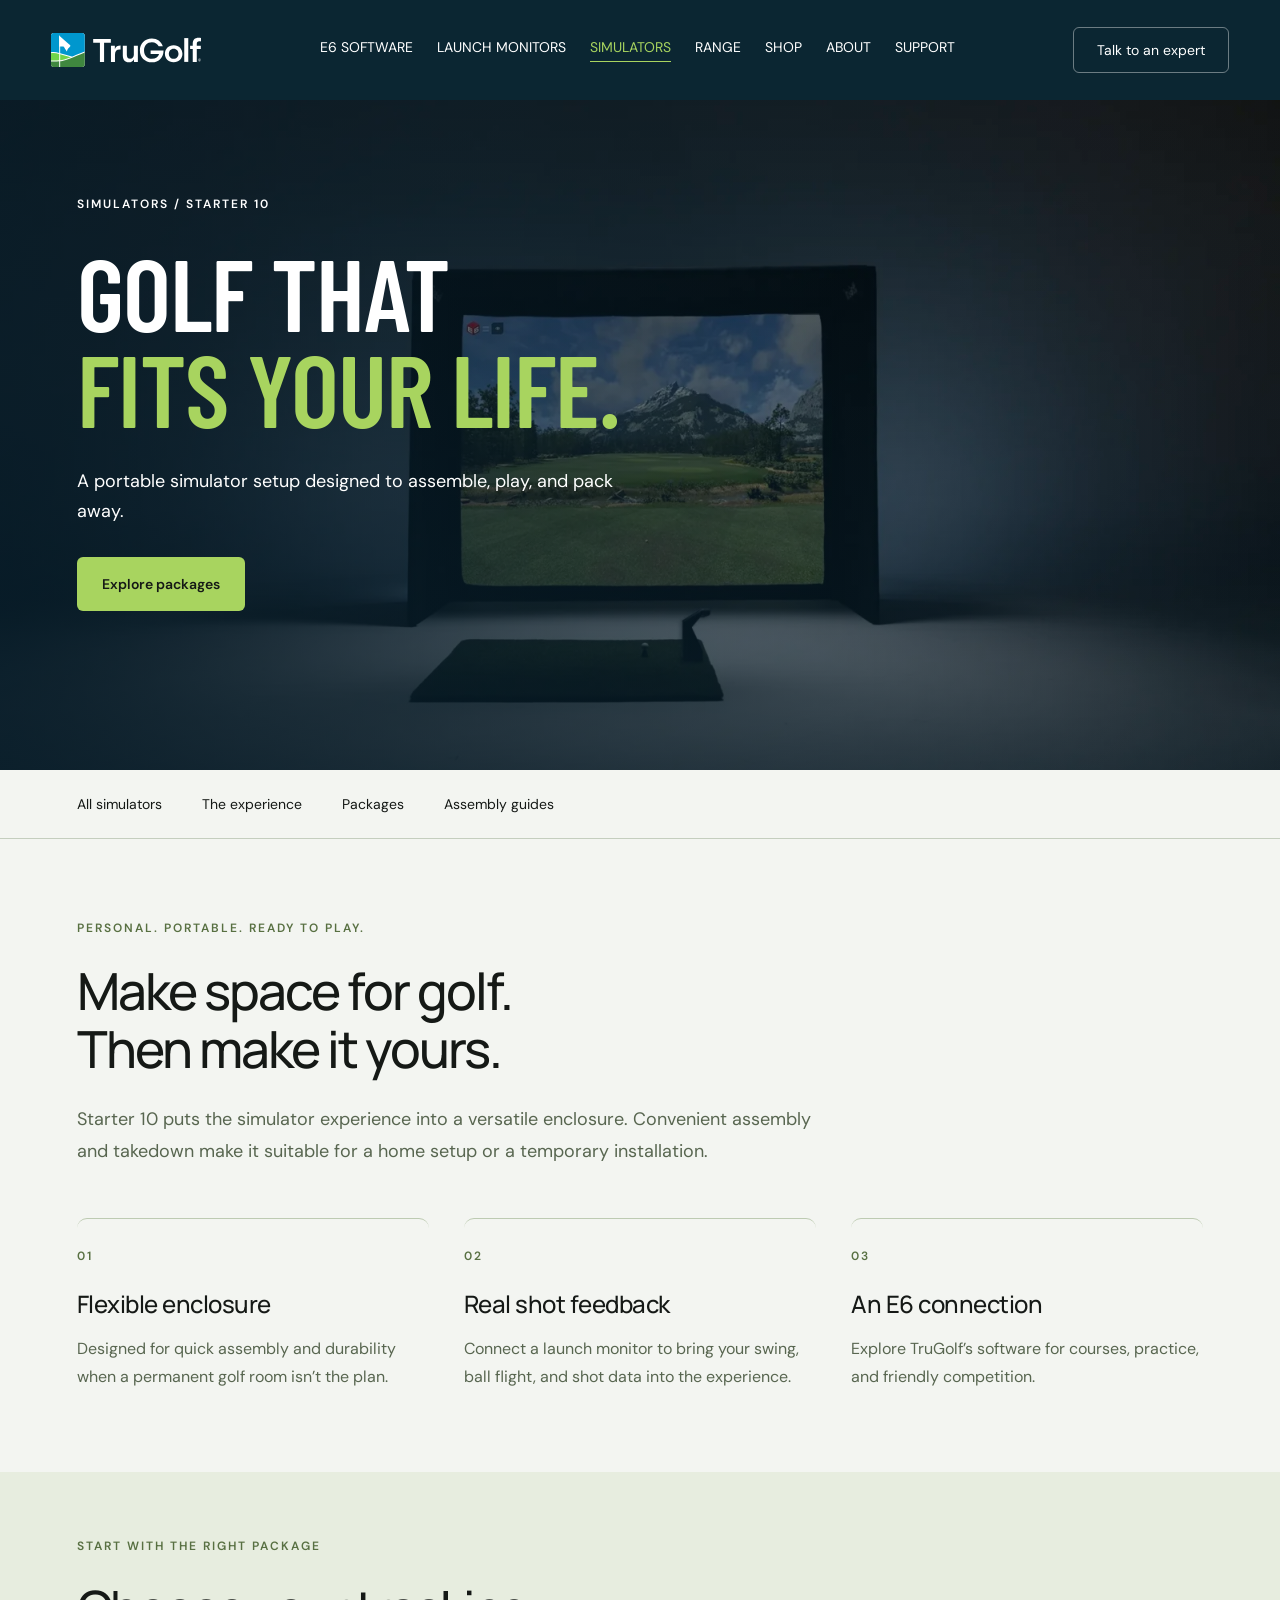
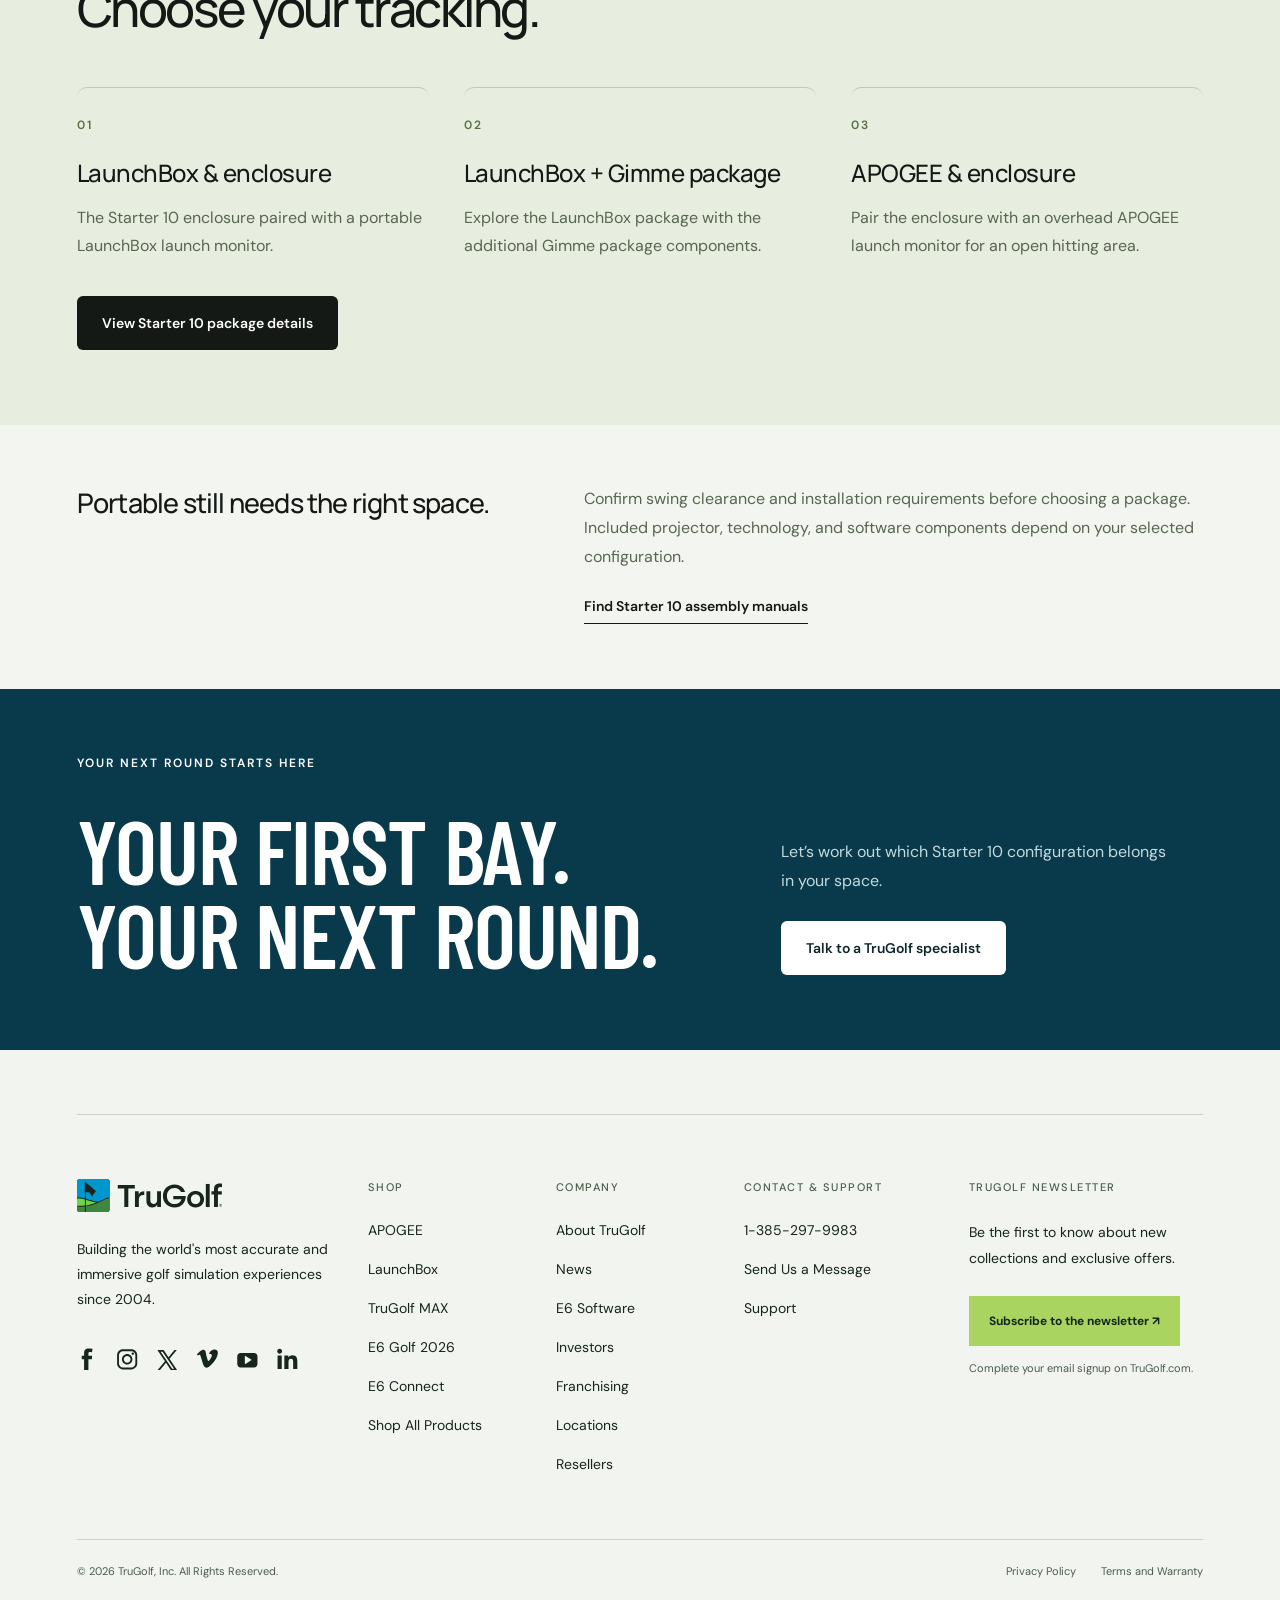
<file: starter-10.html>
<!DOCTYPE html><html lang="en"><head><meta charset="UTF-8"><meta name="viewport" content="width=device-width,initial-scale=1"><title>Starter 10 | TruGolf</title><meta name="description" content="Explore Starter 10 and find the TruGolf experience for your game."><link rel="icon" href="assets/logo.svg"><link rel="stylesheet" href="style.css"><link rel="stylesheet" href="premium.css"><link rel="stylesheet" href="pages.css"><link rel="stylesheet" href="ui-corners.css?v=soft-corners"><link rel="stylesheet" href="footer-about.css"></head><body class="detail-page"><header class="nav"><a class="brand" href="index.html" aria-label="TruGolf home"><img src="assets/logo.svg" alt="TruGolf"></a><nav aria-label="Main navigation"><a href="software.html" >E6 Software</a><a href="launch-monitors.html" >Launch monitors</a><a href="simulators.html" aria-current="page">Simulators</a><a href="range.html" >RANGE</a><a href="https://shop.trugolf.com/" target="_blank" rel="noopener">Shop</a><a href="about.html">About</a><a href="support.html" >Support</a></nav><a class="nav-cta" href="https://trugolf.com/contact/" target="_blank" rel="noopener">Talk to an expert</a><button class="menu" aria-label="Open menu" aria-expanded="false">Menu</button></header><main id="main">
<section class="page-hero photo-hero"><img src="assets/starter.webp" alt="Starter 10 simulator"><div class="photo-shade"></div><div class="wrap"><p class="eyebrow">SIMULATORS / STARTER 10</p><h1>GOLF THAT<br><span>FITS YOUR LIFE.</span></h1><p>A portable simulator setup designed to assemble, play, and pack away.</p><a class="button green" href="#packages">Explore packages</a></div></section>
<nav class="page-jumps wrap"><a href="simulators.html">All simulators</a><a href="#experience">The experience</a><a href="#packages">Packages</a><a href="support.html#resources">Assembly guides</a></nav>
<section class="page-intro wrap" id="experience"><p class="eyebrow dark">PERSONAL. PORTABLE. READY TO PLAY.</p><h2>Make space for golf.<br>Then make it yours.</h2><p>Starter 10 puts the simulator experience into a versatile enclosure. Convenient assembly and takedown make it suitable for a home setup or a temporary installation.</p><div class="feature-grid"><article><span class="eyebrow dark">01</span><h3>Flexible enclosure</h3><p>Designed for quick assembly and durability when a permanent golf room isn’t the plan.</p></article><article><span class="eyebrow dark">02</span><h3>Real shot feedback</h3><p>Connect a launch monitor to bring your swing, ball flight, and shot data into the experience.</p></article><article><span class="eyebrow dark">03</span><h3>An E6 connection</h3><p>Explore TruGolf’s software for courses, practice, and friendly competition.</p></article></div></section>
<section class="configuration-section wrap" id="packages"><p class="eyebrow dark">START WITH THE RIGHT PACKAGE</p><h2>Choose your tracking.</h2><div class="feature-grid"><article><span class="eyebrow dark">01</span><h3>LaunchBox & enclosure</h3><p>The Starter 10 enclosure paired with a portable LaunchBox launch monitor.</p></article><article><span class="eyebrow dark">02</span><h3>LaunchBox + Gimme package</h3><p>Explore the LaunchBox package with the additional Gimme package components.</p></article><article><span class="eyebrow dark">03</span><h3>APOGEE & enclosure</h3><p>Pair the enclosure with an overhead APOGEE launch monitor for an open hitting area.</p></article></div><a class="button black" href="https://trugolf.com/simulators/starter-10/" target="_blank" rel="noopener">View Starter 10 package details</a></section><section class="page-notes wrap"><h3>Portable still needs the right space.</h3><p>Confirm swing clearance and installation requirements before choosing a package. Included projector, technology, and software components depend on your selected configuration.</p><a class="text-link" href="support.html#resources">Find Starter 10 assembly manuals</a></section><section class="page-cta wrap"><p class="eyebrow">YOUR NEXT ROUND STARTS HERE</p><div><h2>YOUR FIRST BAY.<br>YOUR NEXT ROUND.</h2><aside><p>Let’s work out which Starter 10 configuration belongs in your space.</p><a class="button white" href="https://trugolf.com/contact/" target="_blank" rel="noopener">Talk to a TruGolf specialist</a></aside></div></section></main><footer class="site-footer wrap"><div class="site-footer-grid"><div class="footer-brand"><a class="brand" href="index.html"><img src="assets/logo-dark.svg" alt="TruGolf"></a><p>Building the world's most accurate and immersive golf simulation experiences since 2004.</p><ul class="footer-social-links">
                                                    <li><a href="https://www.facebook.com/TruGolfSimulators/" target="_blank" rel="noopener"><span aria-hidden="true"><svg aria-labelledby="facebook-logo" xmlns="http://www.w3.org/2000/svg" width="12" height="22" viewBox="0 0 12 22" fill="none">
    <title id="facebook-logo">Facebook</title>
    <path fill-rule="evenodd" clip-rule="evenodd" d="M0.265137 7.84449H2.57998V5.58343C2.57998 4.58547 2.60486 3.04725 3.32525 2.09431C4.08484 1.08571 5.12686 0.400391 6.91976 0.400391C9.84052 0.400391 11.0704 0.818711 11.0704 0.818711L10.4912 4.2672C10.4912 4.2672 9.52699 3.98581 8.6268 3.98581C7.726 3.98581 6.91976 4.31034 6.91976 5.21514V7.84449H10.6119L10.3544 11.2123H6.91976V22.9109H2.57998V11.2123H0.265137V7.84449Z" fill="white"/>
</svg>
</span><span class="sr-only">facebook</span></a></li>
                                                    <li><a href="https://www.instagram.com/trugolfsim/?hl=en" target="_blank" rel="noopener"><span aria-hidden="true"><svg aria-labelledby="instagram-logo" xmlns="http://www.w3.org/2000/svg" width="24" height="24" viewBox="0 0 24 23" fill="none">
    <title id="instagram-logo">Instagram</title>
    <path fill-rule="evenodd" clip-rule="evenodd" d="M5.64415 11.9004C5.64415 15.2031 8.32148 17.8804 11.6241 17.8804C14.9268 17.8804 17.6041 15.2031 17.6041 11.9004C17.6041 8.59773 14.9268 5.92039 11.6241 5.92039C8.32148 5.92039 5.64415 8.59773 5.64415 11.9004ZM15.5006 11.9004C15.5006 14.0413 13.7651 15.7769 11.6241 15.7769C9.48322 15.7769 7.74766 14.0413 7.74766 11.9004C7.74766 9.75947 9.48322 8.02391 11.6241 8.02391C13.7651 8.02391 15.5006 9.75947 15.5006 11.9004Z" fill="white"/>
    <path fill-rule="evenodd" clip-rule="evenodd" d="M6.72619 0.400391C3.07966 0.400391 0.124146 3.37182 0.124146 7.03759V16.7632C0.124146 20.4285 3.08013 23.4004 6.72619 23.4004H16.5221C20.1686 23.4004 23.1241 20.429 23.1241 16.7632V7.03759C23.1241 3.37229 20.1682 0.400391 16.5221 0.400391H6.72619ZM2.25378 16.7632V7.03759C2.25378 4.55421 4.25586 2.54135 6.72619 2.54135H16.5221C18.992 2.54135 20.9945 4.55468 20.9945 7.03759V16.7632C20.9945 19.2466 18.9924 21.2594 16.5221 21.2594H6.72619C4.25632 21.2594 2.25378 19.2461 2.25378 16.7632Z" fill="white"/>
    <path d="M19.4441 5.46039C19.4441 6.22254 18.8263 6.84039 18.0641 6.84039C17.302 6.84039 16.6841 6.22254 16.6841 5.46039C16.6841 4.69824 17.302 4.08039 18.0641 4.08039C18.8263 4.08039 19.4441 4.69824 19.4441 5.46039Z" fill="white"/>
</svg>
</span><span class="sr-only">instagram</span></a></li>
                                                    <li><a href="https://twitter.com/TruGolfSim" target="_blank" rel="noopener"><span aria-hidden="true"><svg aria-labelledby="x-logo" xmlns="http://www.w3.org/2000/svg" width="20" height="22" viewBox="0 0 20 18" fill="none">
    <title id="x-logo">X</title>
    <path fill-rule="evenodd" clip-rule="evenodd" d="M6.33525 0.400391H0.332792L7.5697 11.1969L0.265137 19.9004H2.51792L8.56988 12.689L13.4038 19.9004H19.4062L11.9072 8.71243L18.8828 0.400391H16.6301L10.9066 7.22034L6.33525 0.400391ZM14.422 18.2218L3.45097 2.13509H5.30329L16.2743 18.2218H14.422Z" fill="white"/>
</svg>
</span><span class="sr-only">x</span></a></li>
                                                    <li><a href="https://vimeo.com/trugolfsimulators" target="_blank" rel="noopener"><span aria-hidden="true"><svg aria-labelledby="vimeo-logo" xmlns="http://www.w3.org/2000/svg" width="21" height="19" viewBox="0 0 21 19" fill="none">
    <title id="vimeo-logo">Vimeo</title>
    <path d="M0.101951 4.69491C0.0359957 4.77622 0 4.87772 0 4.98241C0 5.08711 0.0359957 5.18861 0.101951 5.26992L0.467031 5.74452C0.536262 5.83699 0.638589 5.89908 0.752578 5.9178C0.866566 5.93651 0.983375 5.9104 1.07854 5.84492C1.62616 5.47984 2.65751 4.93222 3.07735 5.39769C3.66148 6.09134 5.89759 14.4608 6.64601 16.0033C7.30315 17.3541 9.10117 19.1429 11.0726 17.8287C13.044 16.5144 19.5424 10.9743 20.7381 4.3846C21.8424 -1.80351 13.8746 -0.972949 12.1405 3.95563C12.113 4.03645 12.1078 4.1232 12.1254 4.20673C12.1431 4.29025 12.183 4.36747 12.2409 4.43023C12.3014 4.48883 12.3762 4.53061 12.4578 4.55142C12.5395 4.57223 12.6251 4.57136 12.7063 4.54888C14.5317 3.97388 15.4444 5.78103 14.3492 7.79809C13.1536 10.0616 12.0036 11.5858 11.4194 11.5858C10.8353 11.5858 10.4155 10.0616 9.71267 7.36912C9.0099 4.67666 9.01902 -0.388821 6.14402 0.177053C3.85315 0.624275 0.950761 3.72745 0.101951 4.69491Z" fill="white"/>
</svg>
</span><span class="sr-only">vimeo</span></a></li>
                                                    <li><a href="https://www.youtube.com/user/trugolf" target="_blank" rel="noopener"><span aria-hidden="true"><svg aria-labelledby="youtube-logo" xmlns="http://www.w3.org/2000/svg" width="27" height="24" viewBox="0 0 27 16" fill="none">
    <title id="youtube-logo">YouTube</title>
    <path d="M22.0508 0.400391H4.58743C3.46062 0.41717 2.38468 0.872255 1.58782 1.66911C0.790956 2.46597 0.335871 3.54192 0.319092 4.66872L0.319092 14.5487C0.335871 15.6755 0.790956 16.7515 1.58782 17.5483C2.38468 18.3452 3.46062 18.8003 4.58743 18.8171H22.0508C23.1776 18.8003 24.2535 18.3452 25.0504 17.5483C25.8472 16.7515 26.3023 15.6755 26.3191 14.5487V4.66872C26.3023 3.54192 25.8472 2.46597 25.0504 1.66911C24.2535 0.872255 23.1776 0.41717 22.0508 0.400391ZM18.2374 9.60872L10.9033 14.3321C10.8175 14.3915 10.715 14.4219 10.6108 14.4187C10.52 14.4192 10.4306 14.3968 10.3508 14.3537C10.266 14.3061 10.1954 14.2369 10.1459 14.1532C10.0965 14.0695 10.07 13.9743 10.0691 13.8771V4.49539C10.07 4.39818 10.0965 4.30292 10.1459 4.21923C10.1954 4.13554 10.266 4.06637 10.3508 4.01872C10.434 3.96801 10.5296 3.94118 10.627 3.94118C10.7245 3.94118 10.82 3.96801 10.9033 4.01872L18.2374 8.70956C18.3134 8.75866 18.376 8.82603 18.4192 8.90551C18.4625 8.985 18.4852 9.07405 18.4852 9.16456C18.4852 9.25506 18.4625 9.34412 18.4192 9.4236C18.376 9.50308 18.3134 9.57045 18.2374 9.61956V9.60872Z" fill="white"/>
</svg>
</span><span class="sr-only">youtube</span></a></li>
                                                    <li><a href="https://www.linkedin.com/company/trugolf" target="_blank" rel="noopener"><span aria-hidden="true"><svg aria-labelledby="linkedin-logo" xmlns="http://www.w3.org/2000/svg" width="23" height="23" viewBox="0 0 23 23" fill="none">
    <title id="linkedin-logo">LinkedIn</title>
    <path d="M5.19017 22.4004H0.628935V7.71225H5.19017V22.4004ZM2.9068 5.70868C1.44846 5.70868 0.265137 4.50025 0.265137 3.04196C0.265137 2.34137 0.543454 1.66948 1.03886 1.17409C1.53427 0.678698 2.20619 0.400391 2.9068 0.400391C3.60742 0.400391 4.27933 0.678698 4.77474 1.17409C5.27015 1.66948 5.54847 2.34137 5.54847 3.04196C5.54847 4.50025 4.36514 5.70868 2.9068 5.70868ZM22.2612 22.4004H17.7102V15.2504C17.7102 13.5462 17.6756 11.3611 15.3388 11.3611C12.9674 11.3611 12.6036 13.2122 12.6036 15.1278V22.4004H8.04713V7.71225H12.4214V9.71582H12.485C13.094 8.5616 14.5814 7.34375 16.8003 7.34375C21.4165 7.34375 22.2651 10.3837 22.2651 14.3319V22.4004H22.2612Z" fill="white"/>
</svg>
</span><span class="sr-only">linkedin</span></a></li>
                                            </ul></div><div class="footer-column"><h2>Shop</h2><a href="https://shop.trugolf.com/products/apogee-by-trugolf" target="_blank" rel="noopener">APOGEE</a><a href="https://shop.trugolf.com/products/launchbox-by-trugolf" target="_blank" rel="noopener">LaunchBox</a><a href="https://shop.trugolf.com/products/trugolf-max" target="_blank" rel="noopener">TruGolf MAX</a><a href="https://shop.trugolf.com/pages/e6-by-trugolf" target="_blank" rel="noopener">E6 Golf 2026</a><a href="https://portal.e6golf.com/shop/connect/trugolf" target="_blank" rel="noopener">E6 Connect</a><a href="https://shop.trugolf.com/" target="_blank" rel="noopener">Shop All Products</a></div><div class="footer-column"><h2>Company</h2><a href="about.html">About TruGolf</a><a href="https://trugolf.com/news/" target="_blank" rel="noopener">News</a><a href="software.html">E6 Software</a><a href="https://ir.trugolf.com/" target="_blank" rel="noopener">Investors</a><a href="https://franchise.trugolflinks.com/" target="_blank" rel="noopener">Franchising</a><a href="https://trugolflinks.com/" target="_blank" rel="noopener">Locations</a><a href="https://trugolf.com/resellers/" target="_blank" rel="noopener">Resellers</a></div><div class="footer-column"><h2>Contact &amp; Support</h2><a href="tel:+13852979983">1-385-297-9983</a><a href="support.html#contact-us">Send Us a Message</a><a href="support.html">Support</a></div><div class="footer-newsletter"><h2>TruGolf Newsletter</h2><p>Be the first to know about new collections and exclusive offers.</p><a href="https://trugolf.com/#gform_wrapper_1" target="_blank" rel="noopener">Subscribe to the newsletter ↗</a><small>Complete your email signup on TruGolf.com.</small></div></div><div class="site-footer-bottom"><span>© 2026 TruGolf, Inc. All Rights Reserved.</span><div><a href="https://trugolf.com/privacy-policy/" target="_blank" rel="noopener">Privacy Policy</a><a href="https://trugolf.com/terms-and-warranty/" target="_blank" rel="noopener">Terms and Warranty</a></div></div></footer><script src="pages.js"></script></body></html>
</file>
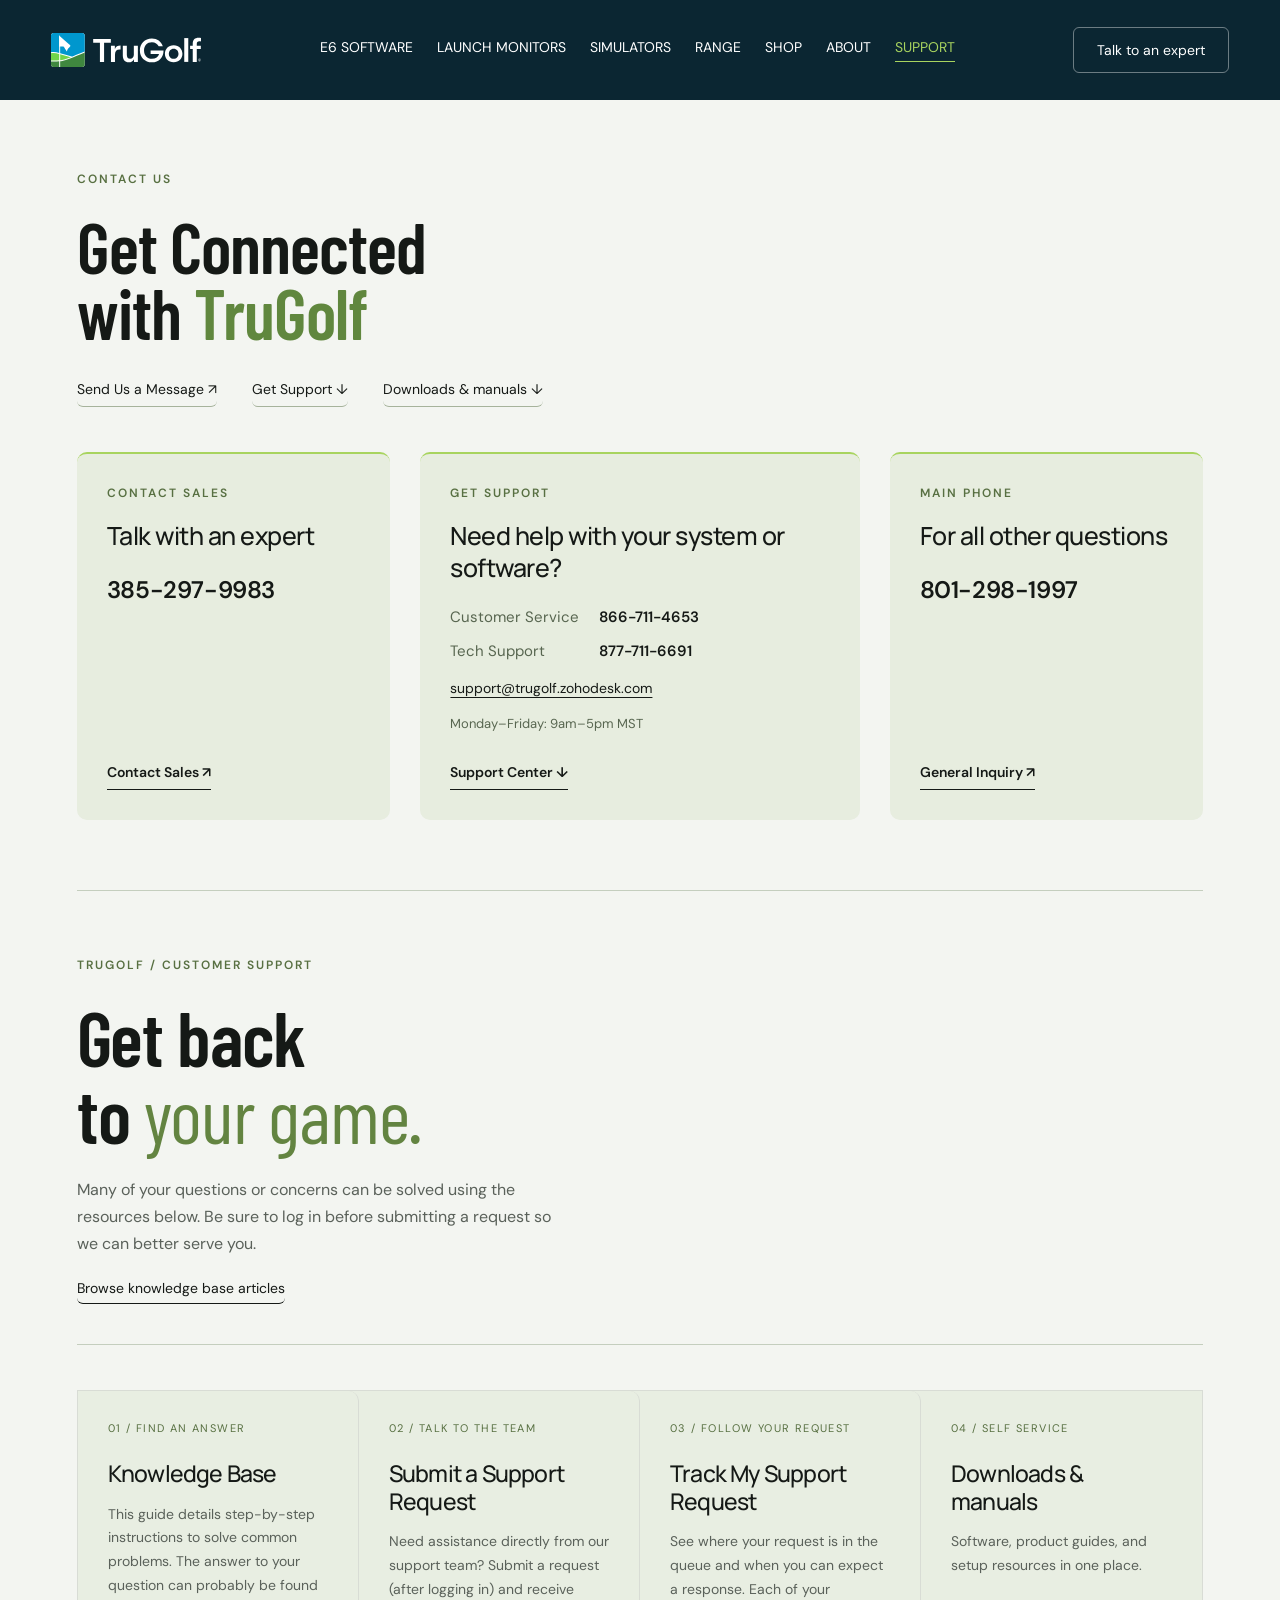
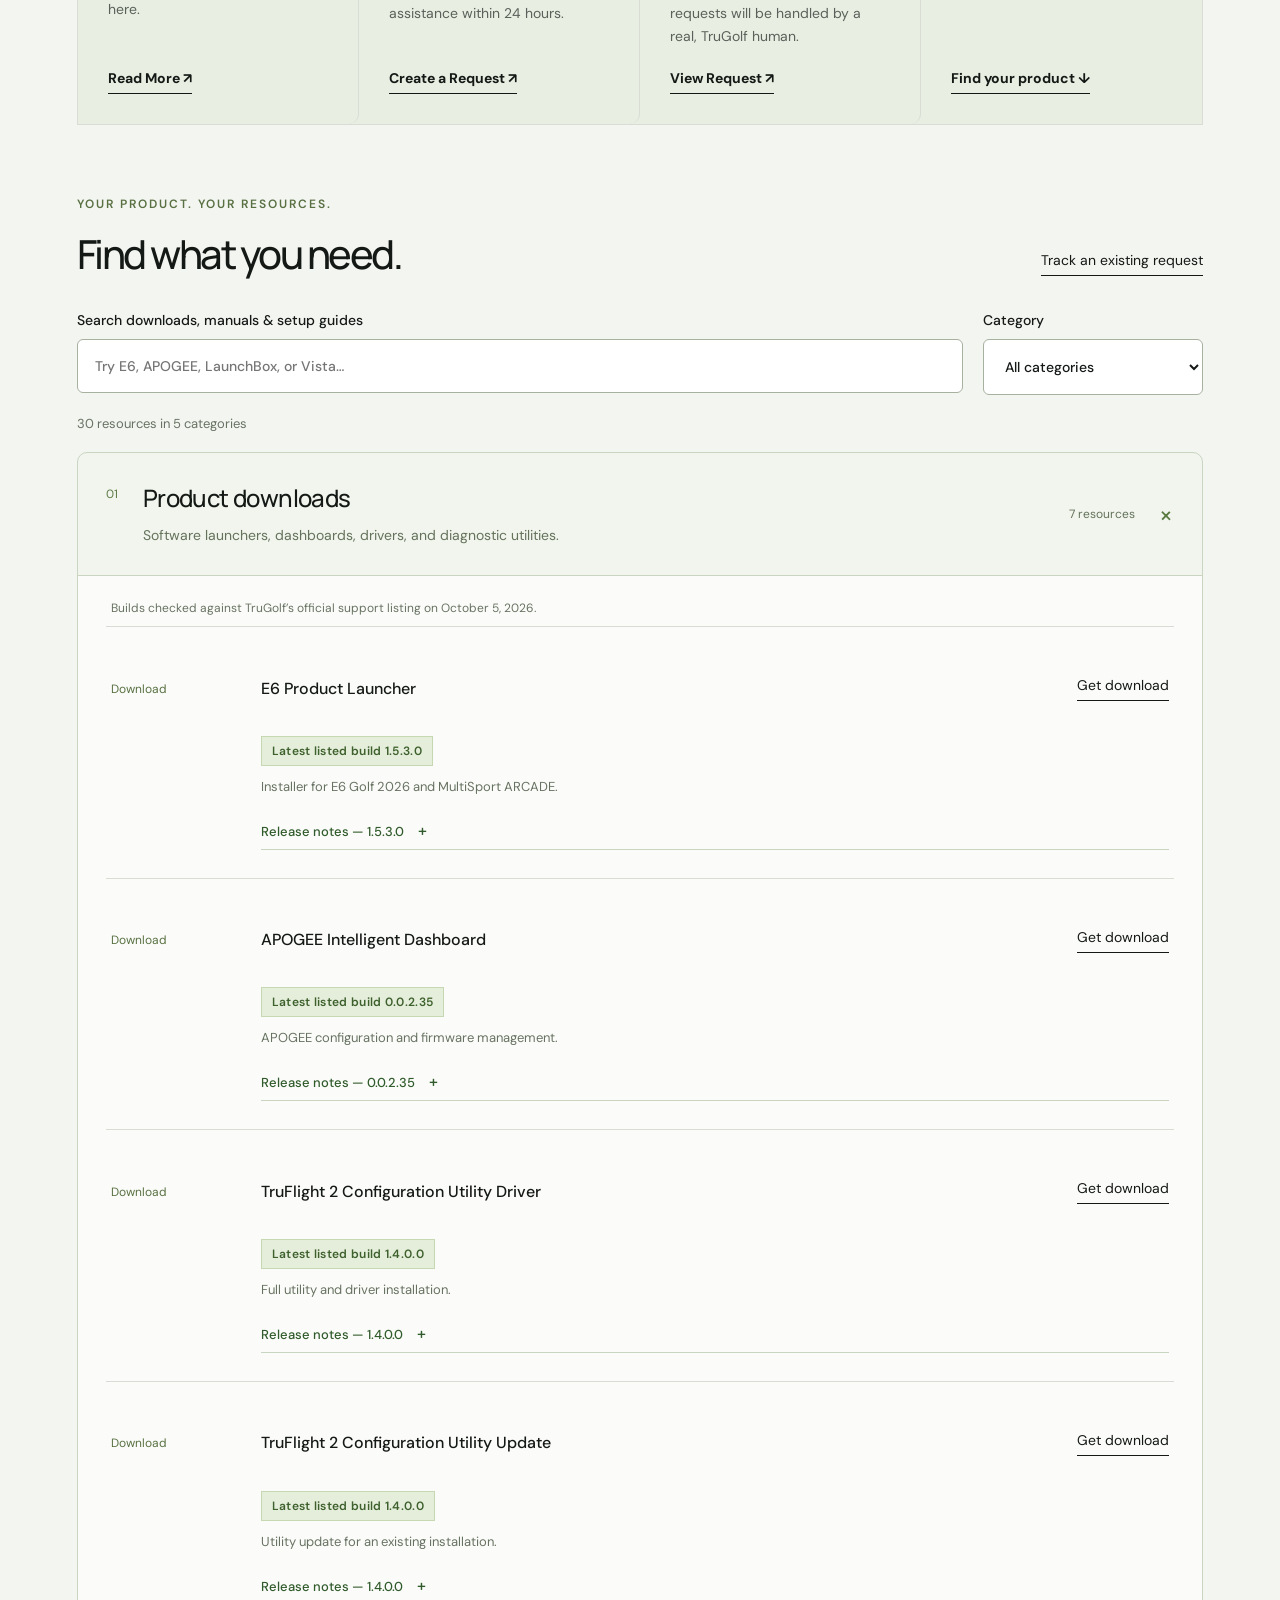
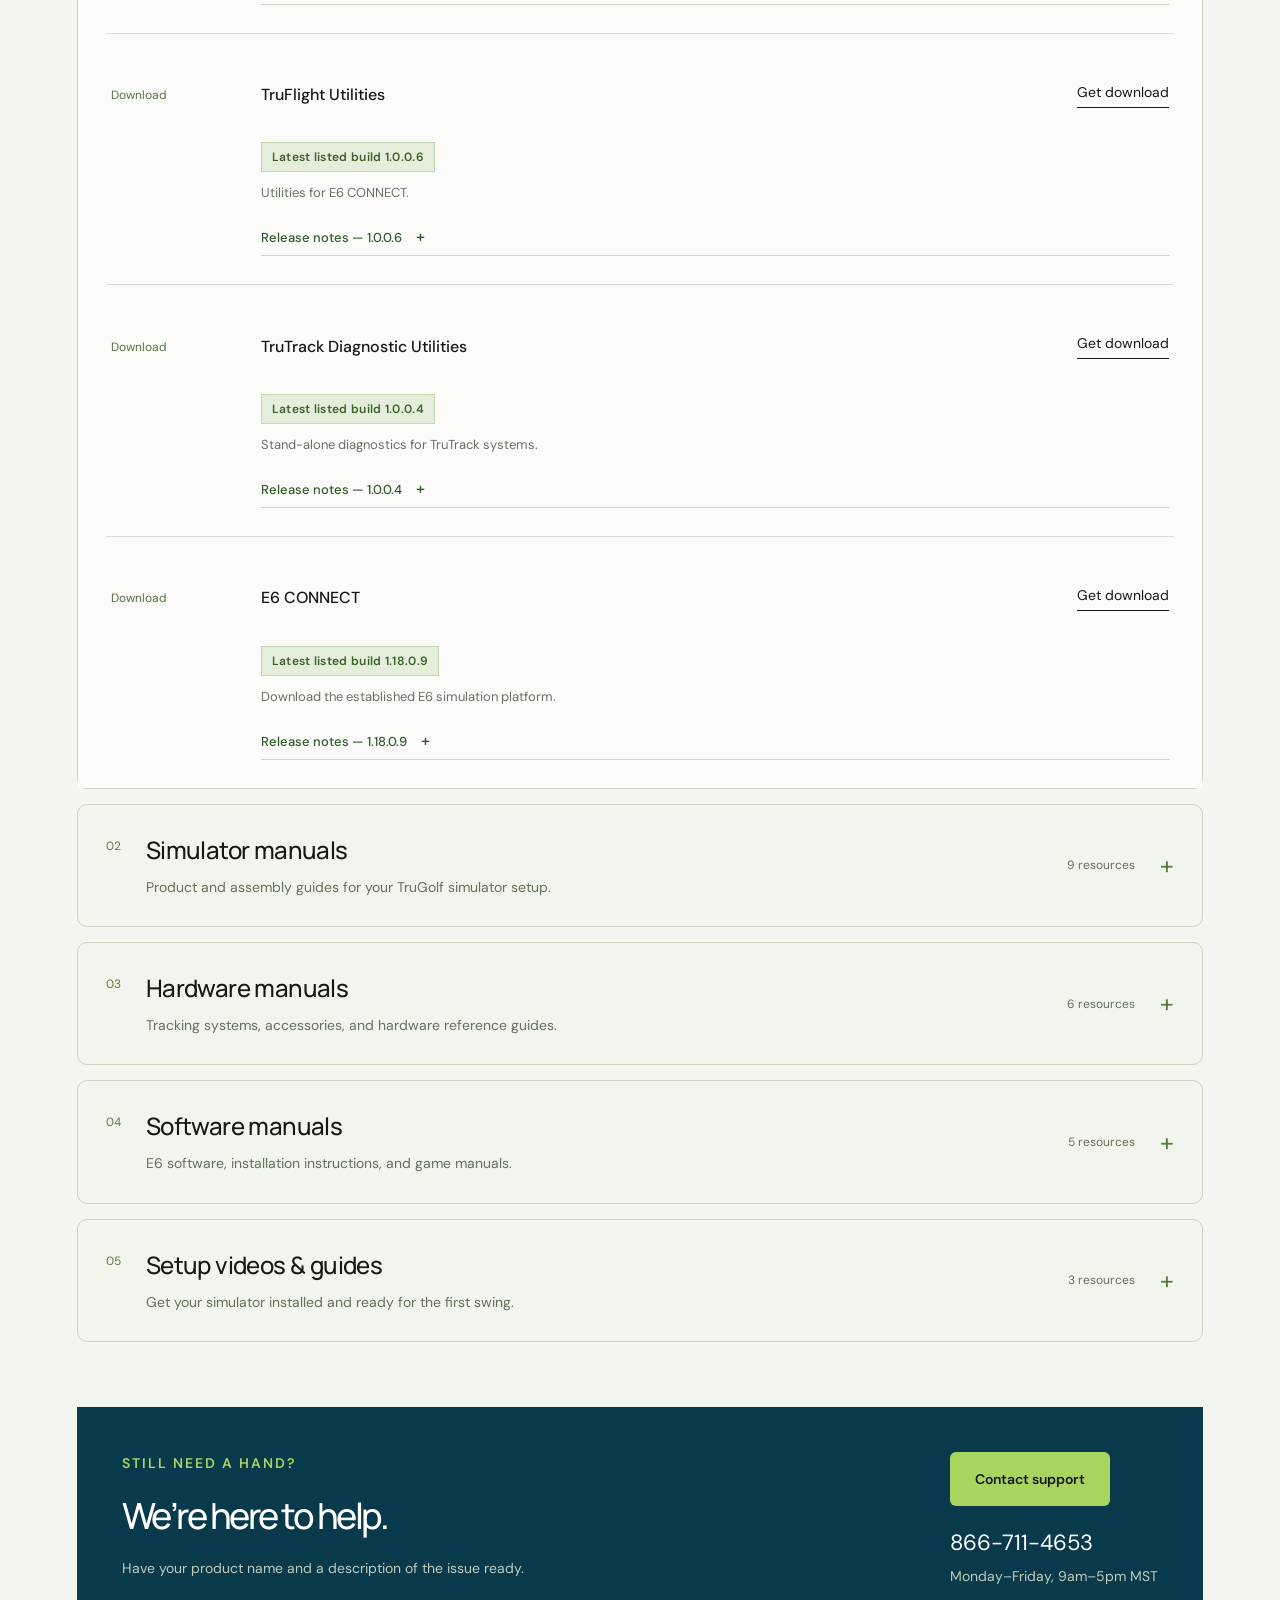
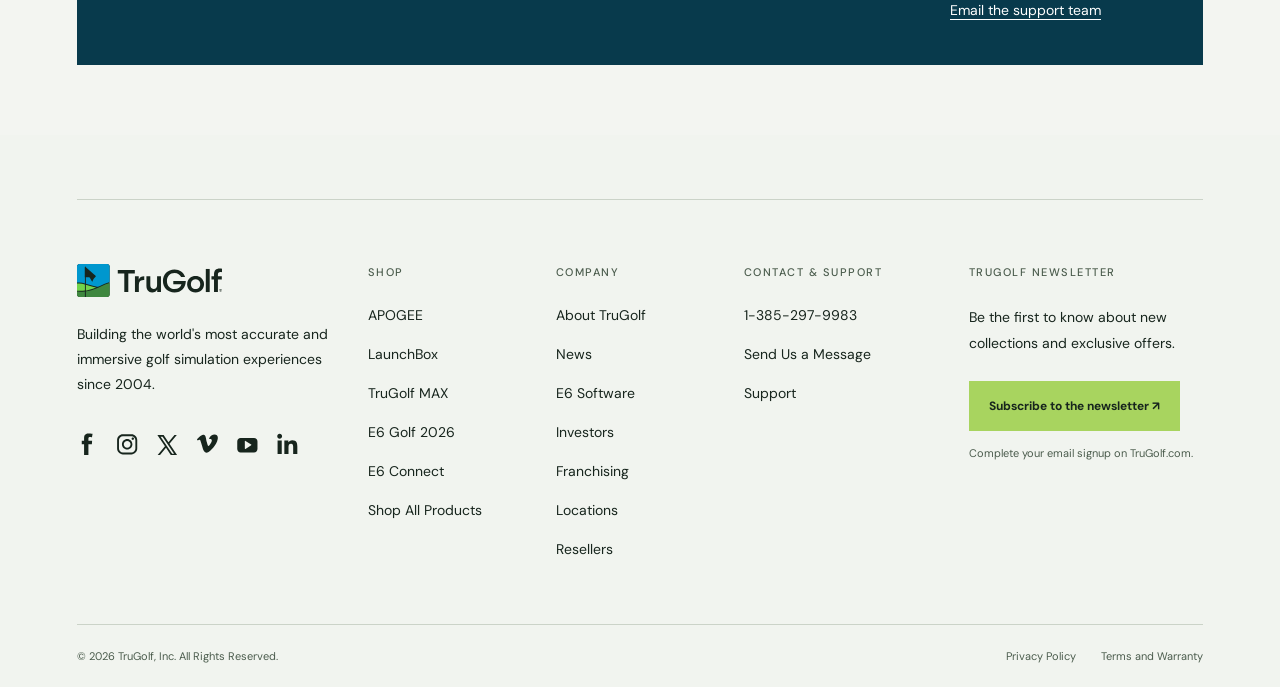
<file: support.html>
<!DOCTYPE html><html lang="en"><head><meta charset="UTF-8"><meta name="viewport" content="width=device-width, initial-scale=1"><title>TruGolf Support — Get back to your game</title><meta name="description" content="Find TruGolf downloads, manuals, setup guides and customer support."><link rel="stylesheet" href="style.css"><link rel="stylesheet" href="support.css"><link rel="stylesheet" href="premium.css"><link rel="stylesheet" href="pages.css"><link rel="icon" href="assets/logo.svg"><link rel="stylesheet" href="ui-corners.css?v=soft-corners"><link rel="stylesheet" href="footer-about.css"></head><body class="detail-page support-page">
<header class="nav"><a class="brand" href="index.html" aria-label="TruGolf home"><img src="assets/logo.svg" alt="TruGolf"></a><nav aria-label="Main navigation"><a href="software.html" >E6 Software</a><a href="launch-monitors.html" >Launch monitors</a><a href="simulators.html" >Simulators</a><a href="range.html" >RANGE</a><a href="https://shop.trugolf.com/" target="_blank" rel="noopener">Shop</a><a href="about.html">About</a><a href="support.html" aria-current="page">Support</a></nav><a class="nav-cta" href="https://trugolf.com/contact/" target="_blank" rel="noopener">Talk to an expert</a><button class="menu" aria-label="Open menu" aria-expanded="false">Menu</button></header>
<main class="support-main wrap"><section class="support-contact-overview" id="contact-us"><p class="eyebrow dark">CONTACT US</p><h1>Get Connected<br>with <span>TruGolf</span></h1><nav class="support-quick-links" aria-label="Contact and support"><a href="https://trugolf.com/contact/" target="_blank" rel="noopener">Send Us a Message ↗</a><a href="#get-support">Get Support ↓</a><a href="#resources">Downloads & manuals ↓</a></nav><div class="contact-info-grid"><article><p class="eyebrow dark">CONTACT SALES</p><h2>Talk with an expert</h2><a class="contact-number" href="tel:+13852979983">385-297-9983</a><a class="text-link" href="https://trugolf.com/contact/" target="_blank" rel="noopener">Contact Sales ↗</a></article><article><p class="eyebrow dark">GET SUPPORT</p><h2>Need help with your system or software?</h2><dl><dt>Customer Service</dt><dd><a href="tel:+18667114653">866-711-4653</a></dd><dt>Tech Support</dt><dd><a href="tel:+18777116691">877-711-6691</a></dd></dl><a class="contact-email" href="mailto:support@trugolf.zohodesk.com">support@trugolf.zohodesk.com</a><p>Monday–Friday: 9am–5pm MST</p><a class="text-link" href="#get-support">Support Center ↓</a></article><article><p class="eyebrow dark">MAIN PHONE</p><h2>For all other questions</h2><a class="contact-number" href="tel:+18012981997">801-298-1997</a><a class="text-link" href="https://trugolf.com/contact/" target="_blank" rel="noopener">General Inquiry ↗</a></article></div></section><section class="support-intro" id="get-support"><p class="eyebrow dark">TRUGOLF / CUSTOMER SUPPORT</p><h1>Get back<br>to <em>your game.</em></h1><p>Many of your questions or concerns can be solved using the resources below. Be sure to log in before submitting a request so we can better serve you.</p><a class="kb-link" href="https://trugolf.zohodesk.com/portal/en/kb" target="_blank" rel="noopener">Browse knowledge base articles</a></section>
<section class="help-paths support-live-paths" aria-label="Support options"><a href="https://trugolf.zohodesk.com/portal/en/kb" target="_blank" rel="noopener"><span>01 / FIND AN ANSWER</span><h2>Knowledge Base</h2><p>This guide details step-by-step instructions to solve common problems. The answer to your question can probably be found here.</p><b>Read More ↗</b></a><a href="https://trugolf.zohodesk.com/portal/en/newticket" target="_blank" rel="noopener"><span>02 / TALK TO THE TEAM</span><h2>Submit a Support Request</h2><p>Need assistance directly from our support team? Submit a request (after logging in) and receive assistance within 24 hours.</p><b>Create a Request ↗</b></a><a href="https://trugolf.zohodesk.com/portal/en/myarea" target="_blank" rel="noopener"><span>03 / FOLLOW YOUR REQUEST</span><h2>Track My Support Request</h2><p>See where your request is in the queue and when you can expect a response. Each of your requests will be handled by a real, TruGolf human.</p><b>View Request ↗</b></a><a href="#resources"><span>04 / SELF SERVICE</span><h2>Downloads & manuals</h2><p>Software, product guides, and setup resources in one place.</p><b>Find your product ↓</b></a></section>
<section class="resource-library" id="resources"><div class="library-heading"><div><p class="eyebrow dark">YOUR PRODUCT. YOUR RESOURCES.</p><h2>Find what you need.</h2></div><a href="https://trugolf.zohodesk.com/portal/en/myarea" target="_blank" rel="noopener">Track an existing request</a></div><div class="resource-controls"><label for="resource-search">Search downloads, manuals & setup guides<input id="resource-search" type="search" placeholder="Try E6, APOGEE, LaunchBox, or Vista…"></label><label for="resource-filter">Category<select id="resource-filter"><option value="all">All categories</option><option>Product downloads</option><option>Simulator manuals</option><option>Hardware manuals</option><option>Software manuals</option><option>Setup videos &amp; guides</option></select></label></div><p id="result-count" role="status"></p><div id="resource-results"></div><div id="empty" hidden><h3>No matching resources.</h3><p>Try another product name, or search the knowledge base for help.</p><a class="text-link" href="https://trugolf.zohodesk.com/portal/en/kb" target="_blank" rel="noopener">Open knowledge base</a></div></section>
<section class="support-contact"><div><p class="eyebrow">STILL NEED A HAND?</p><h2>We’re here to help.</h2><p>Have your product name and a description of the issue ready.</p></div><div><a class="button green" href="https://trugolf.zohodesk.com/portal/en/newticket" target="_blank" rel="noopener">Contact support</a><a class="phone" href="tel:8667114653">866-711-4653</a><p>Monday–Friday, 9am–5pm MST</p><a href="mailto:support@trugolf.zohodesk.com">Email the support team</a></div></section></main><footer class="site-footer wrap"><div class="site-footer-grid"><div class="footer-brand"><a class="brand" href="index.html"><img src="assets/logo-dark.svg" alt="TruGolf"></a><p>Building the world's most accurate and immersive golf simulation experiences since 2004.</p><ul class="footer-social-links">
                                                    <li><a href="https://www.facebook.com/TruGolfSimulators/" target="_blank" rel="noopener"><span aria-hidden="true"><svg aria-labelledby="facebook-logo" xmlns="http://www.w3.org/2000/svg" width="12" height="22" viewBox="0 0 12 22" fill="none">
    <title id="facebook-logo">Facebook</title>
    <path fill-rule="evenodd" clip-rule="evenodd" d="M0.265137 7.84449H2.57998V5.58343C2.57998 4.58547 2.60486 3.04725 3.32525 2.09431C4.08484 1.08571 5.12686 0.400391 6.91976 0.400391C9.84052 0.400391 11.0704 0.818711 11.0704 0.818711L10.4912 4.2672C10.4912 4.2672 9.52699 3.98581 8.6268 3.98581C7.726 3.98581 6.91976 4.31034 6.91976 5.21514V7.84449H10.6119L10.3544 11.2123H6.91976V22.9109H2.57998V11.2123H0.265137V7.84449Z" fill="white"/>
</svg>
</span><span class="sr-only">facebook</span></a></li>
                                                    <li><a href="https://www.instagram.com/trugolfsim/?hl=en" target="_blank" rel="noopener"><span aria-hidden="true"><svg aria-labelledby="instagram-logo" xmlns="http://www.w3.org/2000/svg" width="24" height="24" viewBox="0 0 24 23" fill="none">
    <title id="instagram-logo">Instagram</title>
    <path fill-rule="evenodd" clip-rule="evenodd" d="M5.64415 11.9004C5.64415 15.2031 8.32148 17.8804 11.6241 17.8804C14.9268 17.8804 17.6041 15.2031 17.6041 11.9004C17.6041 8.59773 14.9268 5.92039 11.6241 5.92039C8.32148 5.92039 5.64415 8.59773 5.64415 11.9004ZM15.5006 11.9004C15.5006 14.0413 13.7651 15.7769 11.6241 15.7769C9.48322 15.7769 7.74766 14.0413 7.74766 11.9004C7.74766 9.75947 9.48322 8.02391 11.6241 8.02391C13.7651 8.02391 15.5006 9.75947 15.5006 11.9004Z" fill="white"/>
    <path fill-rule="evenodd" clip-rule="evenodd" d="M6.72619 0.400391C3.07966 0.400391 0.124146 3.37182 0.124146 7.03759V16.7632C0.124146 20.4285 3.08013 23.4004 6.72619 23.4004H16.5221C20.1686 23.4004 23.1241 20.429 23.1241 16.7632V7.03759C23.1241 3.37229 20.1682 0.400391 16.5221 0.400391H6.72619ZM2.25378 16.7632V7.03759C2.25378 4.55421 4.25586 2.54135 6.72619 2.54135H16.5221C18.992 2.54135 20.9945 4.55468 20.9945 7.03759V16.7632C20.9945 19.2466 18.9924 21.2594 16.5221 21.2594H6.72619C4.25632 21.2594 2.25378 19.2461 2.25378 16.7632Z" fill="white"/>
    <path d="M19.4441 5.46039C19.4441 6.22254 18.8263 6.84039 18.0641 6.84039C17.302 6.84039 16.6841 6.22254 16.6841 5.46039C16.6841 4.69824 17.302 4.08039 18.0641 4.08039C18.8263 4.08039 19.4441 4.69824 19.4441 5.46039Z" fill="white"/>
</svg>
</span><span class="sr-only">instagram</span></a></li>
                                                    <li><a href="https://twitter.com/TruGolfSim" target="_blank" rel="noopener"><span aria-hidden="true"><svg aria-labelledby="x-logo" xmlns="http://www.w3.org/2000/svg" width="20" height="22" viewBox="0 0 20 18" fill="none">
    <title id="x-logo">X</title>
    <path fill-rule="evenodd" clip-rule="evenodd" d="M6.33525 0.400391H0.332792L7.5697 11.1969L0.265137 19.9004H2.51792L8.56988 12.689L13.4038 19.9004H19.4062L11.9072 8.71243L18.8828 0.400391H16.6301L10.9066 7.22034L6.33525 0.400391ZM14.422 18.2218L3.45097 2.13509H5.30329L16.2743 18.2218H14.422Z" fill="white"/>
</svg>
</span><span class="sr-only">x</span></a></li>
                                                    <li><a href="https://vimeo.com/trugolfsimulators" target="_blank" rel="noopener"><span aria-hidden="true"><svg aria-labelledby="vimeo-logo" xmlns="http://www.w3.org/2000/svg" width="21" height="19" viewBox="0 0 21 19" fill="none">
    <title id="vimeo-logo">Vimeo</title>
    <path d="M0.101951 4.69491C0.0359957 4.77622 0 4.87772 0 4.98241C0 5.08711 0.0359957 5.18861 0.101951 5.26992L0.467031 5.74452C0.536262 5.83699 0.638589 5.89908 0.752578 5.9178C0.866566 5.93651 0.983375 5.9104 1.07854 5.84492C1.62616 5.47984 2.65751 4.93222 3.07735 5.39769C3.66148 6.09134 5.89759 14.4608 6.64601 16.0033C7.30315 17.3541 9.10117 19.1429 11.0726 17.8287C13.044 16.5144 19.5424 10.9743 20.7381 4.3846C21.8424 -1.80351 13.8746 -0.972949 12.1405 3.95563C12.113 4.03645 12.1078 4.1232 12.1254 4.20673C12.1431 4.29025 12.183 4.36747 12.2409 4.43023C12.3014 4.48883 12.3762 4.53061 12.4578 4.55142C12.5395 4.57223 12.6251 4.57136 12.7063 4.54888C14.5317 3.97388 15.4444 5.78103 14.3492 7.79809C13.1536 10.0616 12.0036 11.5858 11.4194 11.5858C10.8353 11.5858 10.4155 10.0616 9.71267 7.36912C9.0099 4.67666 9.01902 -0.388821 6.14402 0.177053C3.85315 0.624275 0.950761 3.72745 0.101951 4.69491Z" fill="white"/>
</svg>
</span><span class="sr-only">vimeo</span></a></li>
                                                    <li><a href="https://www.youtube.com/user/trugolf" target="_blank" rel="noopener"><span aria-hidden="true"><svg aria-labelledby="youtube-logo" xmlns="http://www.w3.org/2000/svg" width="27" height="24" viewBox="0 0 27 16" fill="none">
    <title id="youtube-logo">YouTube</title>
    <path d="M22.0508 0.400391H4.58743C3.46062 0.41717 2.38468 0.872255 1.58782 1.66911C0.790956 2.46597 0.335871 3.54192 0.319092 4.66872L0.319092 14.5487C0.335871 15.6755 0.790956 16.7515 1.58782 17.5483C2.38468 18.3452 3.46062 18.8003 4.58743 18.8171H22.0508C23.1776 18.8003 24.2535 18.3452 25.0504 17.5483C25.8472 16.7515 26.3023 15.6755 26.3191 14.5487V4.66872C26.3023 3.54192 25.8472 2.46597 25.0504 1.66911C24.2535 0.872255 23.1776 0.41717 22.0508 0.400391ZM18.2374 9.60872L10.9033 14.3321C10.8175 14.3915 10.715 14.4219 10.6108 14.4187C10.52 14.4192 10.4306 14.3968 10.3508 14.3537C10.266 14.3061 10.1954 14.2369 10.1459 14.1532C10.0965 14.0695 10.07 13.9743 10.0691 13.8771V4.49539C10.07 4.39818 10.0965 4.30292 10.1459 4.21923C10.1954 4.13554 10.266 4.06637 10.3508 4.01872C10.434 3.96801 10.5296 3.94118 10.627 3.94118C10.7245 3.94118 10.82 3.96801 10.9033 4.01872L18.2374 8.70956C18.3134 8.75866 18.376 8.82603 18.4192 8.90551C18.4625 8.985 18.4852 9.07405 18.4852 9.16456C18.4852 9.25506 18.4625 9.34412 18.4192 9.4236C18.376 9.50308 18.3134 9.57045 18.2374 9.61956V9.60872Z" fill="white"/>
</svg>
</span><span class="sr-only">youtube</span></a></li>
                                                    <li><a href="https://www.linkedin.com/company/trugolf" target="_blank" rel="noopener"><span aria-hidden="true"><svg aria-labelledby="linkedin-logo" xmlns="http://www.w3.org/2000/svg" width="23" height="23" viewBox="0 0 23 23" fill="none">
    <title id="linkedin-logo">LinkedIn</title>
    <path d="M5.19017 22.4004H0.628935V7.71225H5.19017V22.4004ZM2.9068 5.70868C1.44846 5.70868 0.265137 4.50025 0.265137 3.04196C0.265137 2.34137 0.543454 1.66948 1.03886 1.17409C1.53427 0.678698 2.20619 0.400391 2.9068 0.400391C3.60742 0.400391 4.27933 0.678698 4.77474 1.17409C5.27015 1.66948 5.54847 2.34137 5.54847 3.04196C5.54847 4.50025 4.36514 5.70868 2.9068 5.70868ZM22.2612 22.4004H17.7102V15.2504C17.7102 13.5462 17.6756 11.3611 15.3388 11.3611C12.9674 11.3611 12.6036 13.2122 12.6036 15.1278V22.4004H8.04713V7.71225H12.4214V9.71582H12.485C13.094 8.5616 14.5814 7.34375 16.8003 7.34375C21.4165 7.34375 22.2651 10.3837 22.2651 14.3319V22.4004H22.2612Z" fill="white"/>
</svg>
</span><span class="sr-only">linkedin</span></a></li>
                                            </ul></div><div class="footer-column"><h2>Shop</h2><a href="https://shop.trugolf.com/products/apogee-by-trugolf" target="_blank" rel="noopener">APOGEE</a><a href="https://shop.trugolf.com/products/launchbox-by-trugolf" target="_blank" rel="noopener">LaunchBox</a><a href="https://shop.trugolf.com/products/trugolf-max" target="_blank" rel="noopener">TruGolf MAX</a><a href="https://shop.trugolf.com/pages/e6-by-trugolf" target="_blank" rel="noopener">E6 Golf 2026</a><a href="https://portal.e6golf.com/shop/connect/trugolf" target="_blank" rel="noopener">E6 Connect</a><a href="https://shop.trugolf.com/" target="_blank" rel="noopener">Shop All Products</a></div><div class="footer-column"><h2>Company</h2><a href="about.html">About TruGolf</a><a href="https://trugolf.com/news/" target="_blank" rel="noopener">News</a><a href="software.html">E6 Software</a><a href="https://ir.trugolf.com/" target="_blank" rel="noopener">Investors</a><a href="https://franchise.trugolflinks.com/" target="_blank" rel="noopener">Franchising</a><a href="https://trugolflinks.com/" target="_blank" rel="noopener">Locations</a><a href="https://trugolf.com/resellers/" target="_blank" rel="noopener">Resellers</a></div><div class="footer-column"><h2>Contact &amp; Support</h2><a href="tel:+13852979983">1-385-297-9983</a><a href="support.html#contact-us">Send Us a Message</a><a href="support.html">Support</a></div><div class="footer-newsletter"><h2>TruGolf Newsletter</h2><p>Be the first to know about new collections and exclusive offers.</p><a href="https://trugolf.com/#gform_wrapper_1" target="_blank" rel="noopener">Subscribe to the newsletter ↗</a><small>Complete your email signup on TruGolf.com.</small></div></div><div class="site-footer-bottom"><span>© 2026 TruGolf, Inc. All Rights Reserved.</span><div><a href="https://trugolf.com/privacy-policy/" target="_blank" rel="noopener">Privacy Policy</a><a href="https://trugolf.com/terms-and-warranty/" target="_blank" rel="noopener">Terms and Warranty</a></div></div></footer><script src="support.js"></script></body></html>
</file>
<file: style.css>
@import url('https://fonts.googleapis.com/css2?family=DM+Sans:wght@400;500;600;700&family=Manrope:wght@400;500;600;700;800&display=swap');
:root{--green:#c5ef59;--ink:#151916;--paper:#f8f9f6;--line:#d8dcd5}*{box-sizing:border-box}html{scroll-behavior:smooth;scroll-padding-top:80px}body{margin:0;color:var(--ink);background:var(--paper);font-family:'DM Sans',Arial,sans-serif;font-size:16px}button,a{-webkit-tap-highlight-color:transparent}a{color:inherit;text-decoration:none}button{font:inherit;cursor:pointer}button:focus-visible,a:focus-visible{outline:3px solid #58a33d;outline-offset:5px}h1,h2,h3,p{margin:0}h1,h2,h3{font-family:'Manrope',Arial,sans-serif;font-weight:500}em{font-family:Georgia,'Times New Roman',serif;font-weight:400}img{max-width:100%;display:block}.wrap{padding-left:6%;padding-right:6%}.nav{height:90px;background:#fafbf8;display:flex;align-items:center;gap:40px;padding:0 4%;position:relative;z-index:10}.brand img{width:142px;height:auto}.nav nav{display:flex;gap:32px;margin:auto;font-size:14px}.nav nav a:hover{color:#588421}.nav-cta{font-size:14px;border:1px solid #202820;padding:13px 23px}.menu{display:none}.hero{position:relative;min-height:740px;height:calc(100svh - 90px);max-height:1050px;overflow:hidden;color:#fff;background:#253526}.hero-image{position:absolute;width:100%;height:100%;object-fit:cover;object-position:center;filter:brightness(.83)}.hero-shade{position:absolute;inset:0;background:linear-gradient(90deg,rgba(8,21,14,.64),transparent 80%),linear-gradient(0deg,rgba(8,21,14,.5),transparent 35%)}.hero-content{position:relative;padding:90px 6% 110px;max-width:1150px}.eyebrow{font-size:12px;font-weight:600;letter-spacing:2px;line-height:1.5}.hero .eyebrow{color:var(--green);margin-bottom:30px}.hero h1{font-size:clamp(72px,7.7vw,120px);letter-spacing:-6px;line-height:1.03}.hero h1 em{letter-spacing:-5px}.hero-copy{font-size:18px;line-height:1.65;margin-top:30px;color:#e4e9df}.hero-actions{display:flex;gap:28px;align-items:center;margin-top:35px}.button{padding:18px 25px;font-size:14px;font-weight:600;display:inline-flex;align-items:center;justify-content:center;border:0;transition:background .2s,transform .2s}.button:hover{transform:translateY(-3px)}.green{background:var(--green);color:var(--ink)}.green:hover{background:#d4ff72}.black{background:var(--ink);color:white}.film{border:0;background:transparent;color:white;display:flex;align-items:center;gap:12px;font-size:14px}.play{border:1px solid #ffffff70;border-radius:50%;width:44px;height:44px;display:grid;place-items:center;font-size:11px}.hero-bottom{position:absolute;bottom:0;left:6%;right:6%;border-top:1px solid #ffffff45;padding:22px 0;display:flex;justify-content:space-between;font-size:11px;letter-spacing:1.6px}.intro{display:grid;grid-template-columns:1fr 2fr;gap:40px;padding-top:110px;padding-bottom:115px}.dark{color:#587042}h2{font-size:clamp(40px,4vw,64px);line-height:1.13;letter-spacing:-2.5px}.intro p:last-child{max-width:620px;margin-top:28px;color:#5a615a;line-height:1.8}.section-heading{border-top:1px solid var(--line);padding-top:24px;display:flex;justify-content:space-between;font-size:11px;letter-spacing:1.5px}.software{padding-bottom:110px}.software-layout{display:grid;grid-template-columns:1fr 1.3fr;gap:65px;margin-top:60px;align-items:center}.e6-mark{display:inline-flex;align-items:center;font-family:'Manrope',Arial,sans-serif;font-weight:800;font-size:48px;letter-spacing:-4px;gap:14px;margin-bottom:30px}.e6-mark span{font-family:'DM Sans',sans-serif;font-size:10px;letter-spacing:2px;width:58px;line-height:1.6}.software-copy h2{font-size:45px}.software-copy>p{margin:25px 0;max-width:390px;color:#5a615a;line-height:1.7}.text-link{display:inline-block;border-bottom:1px solid;padding-bottom:8px;font-size:14px;font-weight:600}.software-facts{display:flex;gap:50px;border-top:1px solid var(--line);padding-top:26px;margin-top:35px}.software-facts strong{font-family:'Manrope',sans-serif;font-size:31px;font-weight:500;display:block}.software-facts span{color:#5a615a;font-size:13px;display:block;margin-top:5px}.course-frame{position:relative;height:540px;background:#2e492a;overflow:hidden}.course-frame img{height:100%;width:100%;object-fit:cover;object-position:57% center}.course-caption{position:absolute;bottom:0;left:0;right:0;padding:22px;color:white;background:linear-gradient(transparent,#102016b0);display:flex;justify-content:space-between;gap:20px;font-size:10px;letter-spacing:1px}.hardware{background:#171c19;color:#f6f8f4;padding:65px 0}.hardware .section-heading{border-color:#414940;color:#abb4a6}.hardware .eyebrow{color:var(--green)}.hardware-heading{display:flex;justify-content:space-between;align-items:end;margin:55px 0}.hardware-heading>p{line-height:1.8;color:#b3bcb2}.product-grid{display:grid;grid-template-columns:1fr 1fr;gap:28px}.product{background:#222923;padding:26px 30px 30px}.product-top{display:flex;justify-content:space-between;font-size:11px;letter-spacing:1.5px;color:#bfc8ba}.product-top span:last-child{color:var(--green)}.product-image{height:300px;display:flex;align-items:center;justify-content:center;margin:20px 0}.product-image img{max-height:100%;width:100%;object-fit:contain;mix-blend-mode:screen}.product-info{display:flex;gap:22px;border-top:1px solid #495046;padding-top:28px;align-items:center}.product-info h3{font-size:28px;letter-spacing:-.7px}.product-info p{color:#b6bfb3;font-size:15px;line-height:1.7;margin-top:14px;max-width:350px}.detail-button{background:none;border:1px solid #73806d;border-radius:50%;flex-shrink:0;width:46px;height:46px;font-size:28px;color:var(--green)}.detail-button:hover{background:#34412d}.hardware-foot{display:flex;justify-content:space-between;gap:20px;padding-top:35px;font-size:11px;letter-spacing:1.3px;color:#b5beb0}.hardware-foot a{font-size:14px;color:#fff;letter-spacing:0;border-bottom:1px solid #798371;padding-bottom:5px}.spaces{display:grid;grid-template-columns:1.05fr 1fr;min-height:690px}.space-photo img{width:100%;height:100%;object-fit:cover;object-position:65% center}.space-content{padding:85px 12%}.space-content h2{margin:25px 0 35px}.tabs{display:flex;border-bottom:1px solid var(--line);gap:30px;margin-bottom:30px}.tabs button{border:0;background:none;padding:0 0 14px;color:#6e766c;font-size:14px}.tabs button[aria-selected=true]{border-bottom:2px solid #1c241b;color:#1c241b}.space-content h3{font-size:21px;margin-bottom:15px}.space-content #space-text{line-height:1.8;color:#5a615a;min-height:116px;margin-bottom:27px}.closing{text-align:center;padding-top:100px;padding-bottom:100px;background:#e8ede2}.closing h2{font-size:clamp(48px,6vw,86px);margin:30px 0 35px}.closing .button{background:#1d2a1d;color:white}footer{background:#f8f9f6}.footer-top{padding:50px 0;display:flex;align-items:center;gap:40px}.footer-top p{color:#65705e}.footer-top>a:last-child{margin-left:auto;font-size:14px}.footer-bottom{display:flex;justify-content:space-between;border-top:1px solid var(--line);padding:24px 0;font-size:11px;color:#6b7367;letter-spacing:.7px}dialog{padding:50px;border:0;max-width:650px;width:calc(100% - 40px);background:var(--paper);color:var(--ink)}dialog::backdrop{background:#07110deb;backdrop-filter:blur(5px)}.close{position:absolute;right:15px;top:12px;border:0;background:none;font-size:22px}.close:hover{color:#578726}#product-dialog h2{font-size:42px;margin:20px 0}#detail-copy{line-height:1.8;margin-bottom:30px;color:#5a615a}#film-dialog{max-width:1100px;padding:45px 20px 20px}#film-dialog iframe{width:100%;aspect-ratio:16/9;border:0}@media(min-width:1700px){.wrap{padding-left:max(6%,calc((100vw - 1480px)/2));padding-right:max(6%,calc((100vw - 1480px)/2))}}@media(max-width:1000px){.nav{gap:20px}.nav nav{gap:20px}.hero{min-height:700px}.hero-content{padding-top:90px}.hero h1{font-size:90px}.software-layout{gap:35px}.software-copy h2{font-size:36px}.course-frame{height:480px}.product{padding:24px}.product-image{height:240px}.space-content{padding:65px 9%}.spaces{min-height:650px}.space-content #space-text{min-height:150px}}@media(max-width:700px){.nav{height:74px;justify-content:space-between;padding:0 6%}.brand img{width:119px}.nav-cta{display:none}.menu{display:block;border:0;border-bottom:1px solid;background:none;padding:8px 0;font-size:14px}.nav nav{display:none;position:absolute;top:74px;left:0;right:0;margin:0;background:var(--paper);padding:25px 6%;box-shadow:0 12px 18px #0002}.nav.open nav{display:flex;flex-direction:column;gap:25px}.hero{height:calc(100svh - 74px);min-height:690px;max-height:860px}.hero-content{padding-top:90px}.hero h1{font-size:clamp(58px,11vw,82px);letter-spacing:-3px}.hero h1 em{letter-spacing:-3px}.hero .eyebrow{font-size:10px;letter-spacing:1.5px}.hero-copy{font-size:16px;max-width:320px}.hero-copy br{display:none}.hero-actions{align-items:start;flex-direction:column;gap:22px}.hero-bottom{font-size:9px;line-height:1.8;padding:18px 0}.hero-bottom span:first-child{max-width:180px}.hero-bottom span:last-child{max-width:110px;text-align:right}.intro{grid-template-columns:1fr;gap:25px;padding-top:65px;padding-bottom:65px}h2{font-size:39px;letter-spacing:-1.7px}.intro p:last-child{font-size:16px}.section-heading>span{display:none}.software-layout{grid-template-columns:1fr;gap:40px;margin-top:35px}.software-copy h2{font-size:39px}.software-copy>p{max-width:none}.e6-mark{margin-bottom:22px}.software-facts{gap:65px}.course-frame{height:390px}.software{padding-bottom:60px}.course-caption span:last-child{display:none}.hardware{padding-top:40px;padding-bottom:45px}.hardware-heading{flex-direction:column;align-items:start;gap:25px;margin:35px 0}.hardware-heading p br{display:none}.product-grid{grid-template-columns:1fr;gap:20px}.product-image{height:250px}.product-info h3{font-size:25px}.hardware-foot{flex-direction:column;gap:22px;font-size:10px}.hardware-foot a{align-self:start}.spaces{grid-template-columns:1fr}.space-photo{height:340px}.space-content{padding:50px 6% 60px}.space-content #space-text{min-height:110px}.closing{padding-top:70px;padding-bottom:70px}.closing h2{font-size:51px}.footer-top{flex-wrap:wrap;gap:20px}.footer-top p{font-size:14px}.footer-top>a:last-child{margin:5px 0 0;width:100%}.footer-bottom{flex-direction:column;gap:14px}dialog{padding:40px 25px}#product-dialog h2{font-size:35px}}@media(prefers-reduced-motion:reduce){html{scroll-behavior:auto}*{transition:none!important}}
.hero-video{position:absolute;inset:0;width:100%;height:100%;object-fit:cover;opacity:0;transition:opacity 1s;filter:brightness(.8)}.hero-video.ready{opacity:1}.video-toggle{position:absolute;z-index:2;right:6%;top:30px;background:#0f211967;border:1px solid #ffffff70;color:white;padding:10px 16px;font-size:12px;backdrop-filter:blur(8px)}.software-release{font-size:11px;letter-spacing:1.6px;color:#587042;font-weight:600;margin-bottom:15px}.e6-mark span{width:80px;font-size:13px;letter-spacing:1.5px}.connect-showcase{display:grid;grid-template-columns:1.3fr 1fr;gap:65px;align-items:center;border-top:1px solid var(--line);margin-top:65px;padding-top:65px}.connect-image{position:relative;height:450px;overflow:hidden;background:#203621}.connect-image img{height:100%;width:100%;object-fit:cover}.connect-image>span{position:absolute;bottom:0;left:0;right:0;padding:25px;background:linear-gradient(transparent,#0d2418b8);color:white;font-size:10px;letter-spacing:1.3px}.connect-copy h3{font-weight:800;letter-spacing:-2px;font-size:38px;margin-bottom:24px}.connect-copy h3 span{font-size:22px;letter-spacing:1px;font-weight:500}.connect-copy h2{font-size:45px}.connect-copy>p:not(.software-release){line-height:1.7;color:#5a615a;margin:24px 0}.connect-copy .compatibility{font-size:14px;border-top:1px solid var(--line);padding-top:20px}@media(max-width:1000px){.connect-showcase{gap:35px}.connect-copy h2{font-size:36px}}@media(max-width:700px){.connect-showcase{grid-template-columns:1fr;gap:35px;margin-top:45px;padding-top:45px}.connect-copy{grid-row:1}.connect-copy h2{font-size:39px}.connect-image{height:340px}.video-toggle{top:20px;font-size:11px;padding:8px 12px}}.nav .brand img,footer .brand img{filter:brightness(.4)}
.hero-modes{position:absolute;z-index:3;top:30px;left:6%;display:flex;background:#102319a6;border:1px solid #ffffff60;backdrop-filter:blur(8px)}.hero-modes a{font-size:12px;padding:10px 15px;color:#eee}.hero-modes a[aria-current=true]{background:var(--green);color:var(--ink)}.hero-mode-scroll .hero-scroll{height:230vh}.hero-mode-scroll .hero{position:sticky;top:0;height:100svh;max-height:none;min-height:600px}.hero-mode-scroll .hero-content{padding-top:115px}.hero-mode-autoplay .hero-scroll{height:auto}@media(max-width:700px){.hero-modes{top:20px}.hero-modes a{font-size:10px;padding:9px}.hero-mode-scroll .hero{min-height:650px}.hero-mode-scroll .hero-content{padding-top:105px}}
.nav nav[aria-label="Main navigation"] a{text-transform:uppercase}
</file>
<file: premium.css>
@import url('https://fonts.googleapis.com/css2?family=Barlow+Condensed:wght@500;600;700;800&display=swap');
.premium-home{--green:#a8d45f;--paper:#f3f5f1;background:var(--paper)}.premium-home h1,.premium-home .hardware-heading h2,.premium-home .closing h2,.premium-home .software-stage h2{font-family:'Barlow Condensed',Impact,sans-serif;font-weight:600}.premium-home .nav{position:absolute;top:0;left:0;right:0;background:transparent;color:#fff;height:100px;border-bottom:1px solid #ffffff30;margin:0 4%;padding:0;z-index:20}.premium-home .nav .brand img{filter:none;width:155px}.premium-home .nav nav{font-size:14px;gap:35px}.premium-home .nav-cta{border-color:#ffffff65;padding:14px 23px}.premium-home .hero{height:100svh;min-height:800px;max-height:1200px}.premium-home .hero-video,.premium-home .hero-image{filter:brightness(.83);object-position:center}.premium-home .hero-shade{background:linear-gradient(90deg,#071b26b0 0%,#071b2620 75%),linear-gradient(0deg,#071b26c9,transparent 55%)}.premium-home .hero-content{padding:180px 6% 150px;max-width:none}.premium-home .hero .eyebrow{font-size:12px;color:#fff;letter-spacing:2.5px;margin-bottom:30px}.premium-home .hero h1{font-size:clamp(105px,11.3vw,188px);line-height:.88;letter-spacing:-3px}.premium-home .hero h1 span{color:var(--green)}.hero-description{display:flex;align-items:center;gap:65px;margin-top:45px}.hero-description>p{font-size:17px;line-height:1.7}.premium-home .button{padding:18px 27px;font-size:14px}.premium-home .green{background:var(--green)}.premium-home .video-toggle{top:auto;bottom:110px;right:6%;border-radius:30px;padding:10px 18px;font-size:11px;background:#0e273555}.premium-home .hero-bottom{padding:25px 0;font-size:10px}.hero-bottom a{border-bottom:1px solid #ffffff70;padding-bottom:4px}.premium-home .intro{grid-template-columns:1fr 2.2fr;padding-top:110px;padding-bottom:95px}.intro-index{font-family:'Barlow Condensed',sans-serif;font-size:100px;color:#d2d9cc;display:block;margin-top:60px;letter-spacing:-4px}.premium-home .intro h2{font-size:clamp(45px,4.8vw,76px);letter-spacing:-3px;font-weight:500;line-height:1.1}.premium-home .intro h2 span{color:#648243}.intro-bottom{display:flex;gap:50px;align-items:end;margin-top:35px}.premium-home .intro-bottom p{margin:0!important;max-width:460px;line-height:1.8;color:#5a615a}.intro-bottom>a{flex-shrink:0}.system-strip{display:grid;grid-template-columns:repeat(3,1fr);border-top:1px solid #ccd3c7;border-bottom:1px solid #ccd3c7;margin:0 6% 100px}.system-strip>a{padding:25px 25px 25px 0;display:grid;grid-template-columns:40px 1fr;gap:8px 15px;border-right:1px solid #ccd3c7}.system-strip>a:not(:first-child){padding-left:30px}.system-strip>a:last-child{border-right:0}.system-strip span{grid-row:1/3;font-size:12px;color:#5e7647;padding-top:5px}.system-strip strong{font-family:'Barlow Condensed',sans-serif;font-size:27px;font-weight:500}.system-strip small{font-size:13px;color:#6a7463}.system-strip>a:hover strong{color:#578135}.premium-home .software{padding:0}.software-top{display:flex;justify-content:space-between;background:#102d36;color:white;padding-top:26px;padding-bottom:26px}.section-meta{font-size:10px;letter-spacing:1.6px}.software-stage{position:relative;background:#112b23;min-height:790px;overflow:hidden;color:white}.software-stage>#feature-image{position:absolute;width:100%;height:100%;object-fit:cover;transition:opacity .25s}.stage-shade{position:absolute;inset:0;background:linear-gradient(90deg,#0b2419d9,#0b241926 85%),linear-gradient(0deg,#0b2419c9,transparent 40%)}.software-stage-copy{position:relative;padding:85px 6% 150px}.software-stage-copy>.eyebrow{color:var(--green)}.software-stage h2{font-size:clamp(88px,9vw,144px);letter-spacing:-2px;line-height:.9;margin:30px 0}.software-stage h2 span{color:var(--green)}.software-stage-copy>p:not(.eyebrow){font-size:18px;line-height:1.7;min-height:62px;margin-bottom:30px;max-width:400px}.white{background:#fff;color:#10252a}.software-stat{position:absolute;right:6%;bottom:145px;text-align:right}.software-stat strong{display:block;font-family:'Barlow Condensed',sans-serif;font-size:80px;font-weight:500;letter-spacing:-2px}.software-stat span{font-size:11px;letter-spacing:1.8px}.feature-controls{position:absolute;bottom:0;left:6%;right:6%;display:flex;border-top:1px solid #ffffff55;gap:0}.feature-controls button{border:0;border-top:3px solid transparent;background:none;color:#c8d3c3;flex:1;padding:26px 10px;text-align:left;font-size:14px}.feature-controls button[aria-selected=true]{border-top-color:var(--green);color:#fff}.feature-controls button:hover{background:#ffffff0e}.sr-only{position:absolute;width:1px;height:1px;padding:0;margin:-1px;overflow:hidden;clip:rect(0,0,0,0);white-space:nowrap}.premium-home .connect-showcase{display:grid;grid-template-columns:1fr 1.2fr;border:0;margin:0;padding-top:80px;padding-bottom:85px;gap:80px;align-items:center;background:#e8eee3}.connect-wordmark h3{font-family:'Manrope',sans-serif;font-size:125px;letter-spacing:-10px;font-weight:800;line-height:1;margin-top:28px}.connect-wordmark h3 span{font-size:20px;letter-spacing:6px;display:block;line-height:1.4;margin:15px 0 0 8px}.premium-home .connect-copy h2{font-size:48px}.premium-home .connect-copy>p{max-width:470px}.premium-home .hardware{background:#0e171d;padding:65px 0 45px}.premium-home .hardware-heading{margin:70px 0 65px}.premium-home .hardware-heading h2{font-size:clamp(70px,7vw,110px);letter-spacing:-1px;line-height:.94}.premium-home .hardware-heading h2 span{color:#82aabb}.premium-home .hardware-heading p{font-size:16px;line-height:1.9;color:#acb9bc}.premium-home .hardware .eyebrow{color:#a9ccdc}.premium-home .product-grid{gap:0;border-top:1px solid #45545e}.premium-home .product{padding:0;background:transparent}.premium-home .product:first-child{border-right:1px solid #45545e}.premium-home .product-image{height:460px;position:relative;margin:0;overflow:hidden;background:#172127}.premium-home .product-image img{width:100%;height:100%;max-height:none;object-fit:cover;mix-blend-mode:normal;filter:brightness(.8);transition:transform .8s}.premium-home .product:hover .product-image img{transform:scale(1.04)}.product-stamp{position:absolute;top:32px;left:35px;font-family:'Barlow Condensed',sans-serif;font-weight:600;font-size:65px;line-height:1;letter-spacing:1px;color:#fff}.product-tag{position:absolute;bottom:0;left:0;right:0;padding:25px 35px;background:linear-gradient(transparent,#0a121bcc);font-size:10px;letter-spacing:1.6px}.premium-home .product-info{padding:35px 7% 40px;border-top:0;align-items:center;gap:35px;min-height:240px}.premium-home .product-info h3{font-size:35px;letter-spacing:-1px;margin-top:15px}.premium-home .product-info p:not(.eyebrow){max-width:490px;font-size:16px;color:#b1bfc1}.premium-home .detail-button{width:55px;height:55px;color:#fff;border-color:#667981}.premium-home .hardware-foot{padding-top:35px;align-items:center;color:#fff;letter-spacing:0}.premium-home .spaces{display:block;position:relative;color:white;min-height:850px;overflow:hidden}.premium-home .space-photo{position:absolute;inset:0}.premium-home .space-photo img{height:100%;width:100%;object-fit:cover;object-position:center;filter:brightness(1.25)}.space-overlay{position:absolute;inset:0;background:linear-gradient(90deg,#091b23b8,#091b2360 70%),linear-gradient(0deg,#091b23cc,transparent 70%)}.premium-home .space-content{position:relative;padding:70px 6% 60px}.premium-home .space-content>.eyebrow{color:#c3d7ba}.premium-home .space-content h2{font-family:'Barlow Condensed',sans-serif;font-size:clamp(65px,6.8vw,105px);font-weight:500;line-height:1;letter-spacing:-1px;margin:35px 0 50px}.premium-home .space-content h2 em{font-size:1.15em;color:var(--green);letter-spacing:-4px}.space-details{margin-left:auto;width:400px;margin-top:-135px;padding:30px;background:#0e2531b0;backdrop-filter:blur(12px);border:1px solid #b3cad330}.premium-home .tabs{border-color:#c1d3d455}.premium-home .tabs button{color:#bed0d0}.premium-home .tabs button[aria-selected=true]{color:#fff;border-color:var(--green)}.premium-home .space-content #space-text{color:#d3dddd;min-height:116px;font-size:15px}.premium-home .space-content h3{font-size:20px}.premium-home .closing{background:#083a4c;color:#fff;text-align:left;padding-top:70px;padding-bottom:80px}.closing-layout{display:grid;grid-template-columns:1.6fr 1fr;align-items:end;gap:70px;margin-top:45px}.premium-home .closing h2{font-size:clamp(80px,8vw,130px);line-height:.92;letter-spacing:-2px;margin:0}.premium-home .closing h2 span{color:#8ecbdb}.closing-layout>div{max-width:360px;padding-bottom:5px}.closing-layout p{line-height:1.8;color:#c0d5da;margin-bottom:30px}.premium-home .closing .button{background:white;color:#12333f}.support-ribbon{display:flex;justify-content:space-between;align-items:center;gap:40px;padding-top:50px;padding-bottom:50px;background:#e5ebdf}.support-ribbon h3{font-size:27px;margin-top:15px;letter-spacing:-.6px}.support-ribbon a{font-size:14px;border-bottom:1px solid;padding-bottom:8px}.premium-home footer{background:#f3f5f1}.premium-home .footer-top{padding:50px 0}.footer-links{display:flex;gap:30px;margin-left:auto;font-size:14px}.premium-home .footer-top p{font-size:14px}.premium-home footer .brand img{filter:brightness(.4)}.premium-home .footer-bottom{font-size:12px}.premium-home .nav a:hover{color:#c5df99}
@media(max-width:1100px){.premium-home .hero h1{font-size:135px}.premium-home .hero-content{padding-top:180px}.intro-bottom{flex-direction:column;align-items:start;gap:25px}.premium-home .product-image{height:370px}.premium-home .hardware-heading p{max-width:240px}.premium-home .space-content h2{font-size:80px}.space-details{margin-top:-70px}.connect-wordmark h3{font-size:105px}}
@media(max-width:700px){.premium-home .nav{height:80px;margin:0 6%}.premium-home .nav .brand img{width:128px}.premium-home .menu{color:white}.premium-home .nav nav{top:80px;background:#0d2b36;color:white;margin:0 -7%;padding:28px 7%;font-size:16px}.premium-home .hero{min-height:760px;height:100svh;max-height:960px}.premium-home .hero-content{padding-top:165px;padding-bottom:140px}.premium-home .hero .eyebrow{font-size:10px;letter-spacing:1.5px}.premium-home .hero h1{font-size:clamp(68px,16vw,112px);letter-spacing:-1px;line-height:.94}.hero-description{flex-direction:column;align-items:start;gap:25px;margin-top:35px}.hero-description>p{font-size:16px}.premium-home .video-toggle{bottom:110px;font-size:10px}.premium-home .hero-bottom{font-size:9px;padding:20px 0}.premium-home .hero-bottom span:nth-child(2){display:none}.premium-home .hero-bottom a{max-width:none;text-align:left}.premium-home .intro{grid-template-columns:1fr;padding-top:65px;padding-bottom:50px;gap:25px}.intro-label{display:flex;justify-content:space-between;align-items:center}.intro-index{font-size:30px;letter-spacing:-1px;margin:0}.premium-home .intro h2{font-size:44px;letter-spacing:-2px}.intro-bottom{margin-top:25px}.system-strip{grid-template-columns:1fr;margin-bottom:55px}.system-strip>a,.system-strip>a:not(:first-child){padding:20px 0;border-right:0;border-bottom:1px solid #ccd3c7}.system-strip>a:last-child{border-bottom:0}.system-strip strong{font-size:25px}.software-top{padding-top:22px;padding-bottom:22px}.section-meta{display:none}.software-stage{min-height:730px}.software-stage-copy{padding-top:60px;padding-bottom:150px}.software-stage h2{font-size:88px}.software-stage-copy>p:not(.eyebrow){font-size:16px;max-width:310px}.software-stat{right:6%;bottom:105px}.software-stat strong{font-size:45px}.software-stat span{font-size:9px}.feature-controls{display:grid;grid-template-columns:1fr 1fr;bottom:0}.feature-controls button{font-size:12px;padding:18px 8px}.premium-home .connect-showcase{grid-template-columns:1fr;gap:40px;padding-top:50px;padding-bottom:55px}.connect-wordmark h3{font-size:100px;margin-top:20px}.connect-wordmark h3 span{font-size:15px;letter-spacing:4px;margin-top:10px}.premium-home .connect-copy h2{font-size:38px}.premium-home .hardware{padding-top:40px}.premium-home .hardware-heading{margin:40px 0;align-items:start;gap:25px}.premium-home .hardware-heading h2{font-size:65px}.premium-home .hardware-heading p{max-width:none}.premium-home .product-grid{grid-template-columns:1fr}.premium-home .product:first-child{border-right:0;border-bottom:1px solid #45545e}.premium-home .product-image{height:340px}.product-stamp{font-size:50px;left:6%;top:25px}.product-tag{padding:22px 6%;font-size:9px}.premium-home .product-info{padding:30px 6% 40px;min-height:0;gap:20px}.premium-home .product-info h3{font-size:30px}.premium-home .product-info p:not(.eyebrow){font-size:15px}.premium-home .detail-button{width:45px;height:45px}.premium-home .hardware-foot{align-items:start;gap:25px}.premium-home .spaces{min-height:860px}.premium-home .space-content{padding:50px 6%}.premium-home .space-content h2{font-size:57px;line-height:1.05;margin-bottom:35px}.premium-home .space-content h2 em{letter-spacing:-2px}.space-details{width:100%;margin:0;padding:24px}.premium-home .space-content #space-text{min-height:0}.closing-layout{grid-template-columns:1fr;gap:35px;margin-top:30px}.premium-home .closing{padding-top:50px;padding-bottom:55px}.premium-home .closing h2{font-size:80px}.support-ribbon{align-items:start;flex-direction:column;gap:25px;padding-top:35px;padding-bottom:35px}.support-ribbon h3{font-size:25px}.support-ribbon .eyebrow{font-size:10px}.support-ribbon a{font-size:13px}.footer-links{margin:10px 0 0;width:100%;gap:25px}.premium-home .footer-top{gap:20px}.premium-home .footer-top p{margin-left:auto}}@media(prefers-reduced-motion:reduce){.premium-home .product-image img{transition:none}}
.software-stage.screen-mode{background:#0e2833}.software-stage.screen-mode>#feature-image{width:52%;height:72%;top:8%;right:4%;object-fit:contain;filter:none;box-shadow:0 25px 80px #0005}.software-stage.screen-mode .stage-shade{background:linear-gradient(90deg,#0e2833 25%,transparent 65%);pointer-events:none}.software-stage.screen-mode .software-stage-copy{max-width:48%}.software-stage.screen-mode .software-stage-copy h2{font-size:clamp(75px,8vw,130px)}@media(max-width:700px){.software-stage.screen-mode{min-height:1020px}.software-stage.screen-mode .software-stage-copy{max-width:none;padding-bottom:360px}.software-stage.screen-mode .software-stage-copy h2{font-size:78px}.software-stage.screen-mode>#feature-image{width:88%;height:300px;top:auto;bottom:110px;right:6%;box-shadow:none}.software-stage.screen-mode .stage-shade{background:none}}
.premium-home .nav nav{gap:25px}.range-showcase{position:relative;overflow:hidden;background:#071a25;color:white;min-height:900px}.range-backdrop{position:absolute;inset:0}.range-backdrop img,.range-backdrop video{width:100%;height:100%;position:absolute;inset:0;object-fit:cover;object-position:center}.range-backdrop video{opacity:0;transition:opacity 1s}.range-backdrop video.ready{opacity:1}.range-shade{position:absolute;inset:0;background:linear-gradient(90deg,#061d2cce,#061d2c55),linear-gradient(0deg,#061d2ce6,transparent 85%)}.range-content{position:relative;padding-top:45px;padding-bottom:70px}.range-top,.franchise-top{display:flex;justify-content:space-between;align-items:center;gap:25px;border-top:1px solid #ffffff50;padding-top:25px}.range-top>span,.franchise-top>span{font-size:10px;letter-spacing:1.5px}.range-showcase :is(h1,h2){font-family:'Barlow Condensed',Impact,sans-serif;font-size:clamp(80px,8vw,128px);line-height:.95;font-weight:600;letter-spacing:-1px;margin:75px 0 65px}.range-showcase :is(h1,h2) span{color:#a8d45f}.range-bottom{display:grid;grid-template-columns:1.15fr 1fr;gap:120px;align-items:start}.range-description h3{font-size:27px;letter-spacing:-.6px}.range-description>p{max-width:460px;line-height:1.8;color:#d3dfe0;margin:20px 0 30px}.range-facts{display:grid;grid-template-columns:1fr 1fr;gap:25px;border-top:1px solid #ffffff50;padding-top:25px}.range-facts strong{font-family:'Barlow Condensed',Impact,sans-serif;font-size:65px;font-weight:500;display:block;line-height:1}.range-facts span{font-size:10px;letter-spacing:1.2px;line-height:1.8;display:block;margin-top:12px;color:#d0e1e4}.range-facts>p{grid-column:1/-1;color:#cbdcdd;line-height:1.7;font-size:14px;border-top:1px solid #ffffff30;padding-top:20px}.range-motion{position:absolute;right:6%;bottom:25px;background:#06243380;color:white;border:1px solid #ffffff50;padding:9px 15px;font-size:11px;border-radius:25px}.franchise-showcase{background:#edf1e7;padding-top:55px;padding-bottom:55px}.franchise-top{border-color:#bfcbb8;color:#567545}.franchise-layout{display:grid;grid-template-columns:1.1fr 1fr;gap:90px;margin:70px 0}.links-wordmark{font-family:'Manrope',sans-serif;font-size:24px;display:inline-block;font-weight:700;letter-spacing:-1px;line-height:1}.links-wordmark>span{font-family:'Barlow Condensed',Impact,sans-serif;font-size:110px;letter-spacing:-2px;display:block;margin:8px 0 30px}.franchise-title h2{font-size:clamp(40px,4vw,64px);letter-spacing:-2px;line-height:1.12}.franchise-copy>p{font-size:18px;line-height:1.8;color:#4e5f4b;margin-bottom:30px}.franchise-path{display:flex;gap:25px;border-top:1px solid #bac8b0;padding:23px 0}.franchise-path>span{color:#587443;font-size:12px;padding-top:4px}.franchise-path h3{font-size:21px;letter-spacing:-.4px}.franchise-path p{font-size:15px;color:#5b6a56;line-height:1.7;margin-top:10px}.franchise-copy .button{margin-top:12px}.franchise-locations{display:block;margin-top:20px;font-size:14px;text-decoration:underline;text-underline-offset:6px}.franchise-pillars{border-top:1px solid #bac8b0;padding-top:25px;display:flex;justify-content:space-between;gap:20px;font-size:11px;letter-spacing:1.3px}.premium-home .footer-links{gap:23px}@media(min-width:701px) and (max-width:1100px){.premium-home .nav nav{gap:12px;font-size:12px}.premium-home .nav .brand img{width:120px}.premium-home .nav{gap:15px}.premium-home .nav-cta{padding:12px;font-size:12px}.range-bottom{gap:50px}.franchise-layout{gap:45px}}@media(max-width:700px){.range-showcase{min-height:980px}.range-content{padding-top:35px;padding-bottom:65px}.range-top>span,.franchise-top>span{display:none}.range-showcase :is(h1,h2){font-size:62px;margin:45px 0 40px}.range-bottom{grid-template-columns:1fr;gap:35px}.range-description h3{font-size:24px}.range-description>p{font-size:16px}.range-facts strong{font-size:50px}.range-facts span{font-size:9px}.franchise-showcase{padding-top:40px;padding-bottom:40px}.franchise-layout{grid-template-columns:1fr;gap:35px;margin:40px 0}.links-wordmark>span{font-size:95px;margin-bottom:25px}.franchise-title h2{font-size:40px}.franchise-copy>p{font-size:16px}.franchise-path{gap:18px}.franchise-pillars{display:grid;grid-template-columns:1fr 1fr;gap:20px;font-size:9px}.premium-home .footer-links{flex-wrap:wrap;gap:20px}.premium-home .nav.open nav{gap:20px}}
/* Three hardware stories, from golf tracking to shared sports play. */
.premium-home .product-grid{grid-template-columns:repeat(3,minmax(0,1fr))}.premium-home .product:not(:last-child){border-right:1px solid #45545e}.premium-home .product-image{height:360px}.premium-home .product-stamp{font-size:48px;top:25px;left:7%;text-shadow:0 2px 18px #0008}.premium-home .product-stamp small{display:block;font-family:'DM Sans',sans-serif;font-size:11px;letter-spacing:3px;margin-bottom:8px}.premium-home .product-tag{padding:24px 7%;font-size:9px}.premium-home .product-info{min-height:290px;padding:30px 7%;gap:18px}.premium-home .product-info h3{font-size:30px}.premium-home .product-info p:not(.eyebrow){font-size:15px}.premium-home .product-info .eyebrow{font-size:10px;letter-spacing:1.3px}.premium-home .detail-button{flex-shrink:0;display:grid;place-items:center;width:45px;height:45px}.premium-home .arcade-product .product-image img{filter:brightness(.88)}
@media(min-width:701px) and (max-width:1100px){.premium-home .product-image{height:280px}.premium-home .product-info{min-height:340px;align-items:start}.premium-home .product-info h3{font-size:25px}.premium-home .product-info p:not(.eyebrow){font-size:14px}.premium-home .product-stamp{font-size:36px}.premium-home .detail-button{width:34px;height:34px}}
@media(max-width:700px){.premium-home .product-grid{grid-template-columns:1fr}.premium-home .product:not(:last-child){border-right:0;border-bottom:1px solid #45545e}.premium-home .product-image{height:320px}.premium-home .product-info{min-height:0;padding:30px 6% 40px}.premium-home .product-stamp{font-size:48px}.premium-home .product-info h3{font-size:30px}}
/* Full-bleed film with the headline anchored below the central video titles. */
.premium-home .hero{background:#071a25;height:100svh;min-height:800px;max-height:1200px}.premium-home .hero-image,.premium-home .hero-video{inset:0;width:100%;height:100%;object-fit:cover;object-position:center;filter:none}.premium-home .hero-shade{display:block;background:linear-gradient(180deg,#061a29a6 0%,#061a2900 22%,#061a2900 48%,#061a29b8 74%,#061a29f2 100%)}.premium-home .nav{background:transparent}.premium-home .hero-content{position:absolute;left:6%;right:6%;bottom:115px;width:auto;max-width:none;padding:0;z-index:1}.premium-home .hero .eyebrow{font-size:10px;letter-spacing:2.5px;margin-bottom:20px}.premium-home .hero h1{font-size:clamp(76px,7.2vw,120px);line-height:.95;letter-spacing:-1.5px;white-space:nowrap}.premium-home .hero-description{display:flex;flex-direction:row;align-items:center;gap:40px;margin-top:26px}.premium-home .hero-description>p{font-size:15px;line-height:1.6}.premium-home .hero-content .button{padding:16px 24px;font-size:13px}.premium-home .hero-bottom{left:6%;right:6%}.premium-home .video-toggle{right:6%;bottom:115px;top:auto;background:#06243380}.premium-home .hero-description>p br{display:none}
@media(min-width:701px) and (max-width:1100px){.premium-home .hero h1{font-size:8vw}.premium-home .hero-description{gap:25px}.premium-home .hero-description>p{max-width:250px}.premium-home .video-toggle{bottom:210px}}
@media(max-width:700px){.premium-home .hero{height:100svh;min-height:800px;max-height:none}.premium-home .hero-content{left:6%;right:6%;bottom:115px}.premium-home .hero h1{white-space:normal;font-size:70px;max-width:340px;line-height:.92;letter-spacing:-1px}.premium-home .hero h1 span{display:block}.premium-home .hero .eyebrow{font-size:9px;letter-spacing:1.5px;margin-bottom:18px}.premium-home .hero-description{flex-direction:column;align-items:start;gap:20px;margin-top:22px}.premium-home .hero-description>p{font-size:14px;max-width:260px}.premium-home .hero-description>p br{display:block}.premium-home .video-toggle{top:105px;bottom:auto;font-size:10px;padding:8px 12px}.premium-home .hero-shade{background:linear-gradient(180deg,#061a29a6 0%,#061a2900 22%,#061a2920 42%,#061a29c9 66%,#061a29f2 100%)}.premium-home .hero-image,.premium-home .hero-video{object-position:58% center}}
.premium-home .official-hardware-cards{margin:0 6%;gap:28px;border:0;align-items:stretch}.premium-home .official-hardware-cards .product{border:1px solid #45545e;background:#142128;padding:28px;display:flex;flex-direction:column}.home-product-heading h3{font-size:28px;margin:12px 0 26px;letter-spacing:-.5px}.premium-home .home-product-heading .eyebrow{color:#a8d45f}.premium-home .official-hardware-cards .product-image{height:auto;aspect-ratio:406/300;background:transparent;flex-shrink:0}.premium-home .official-hardware-cards .product-image img{object-fit:contain;filter:none}.premium-home .official-hardware-cards .product:hover .product-image img{transform:none}.premium-home .official-hardware-cards .product-info{padding:25px 0 0;min-height:0;flex:1}.premium-home .official-hardware-cards .product-info>div{display:flex;flex-direction:column;height:100%}.premium-home .official-hardware-cards .product-info p{margin-top:0;max-width:none;font-size:16px;line-height:1.8;color:#c5d0d1}.home-product-link{display:inline-block;align-self:start;margin-top:auto;padding-top:25px;font-size:14px;color:white}@media(max-width:1100px){.premium-home .official-hardware-cards{gap:18px}.premium-home .official-hardware-cards .product{padding:20px}.premium-home .official-hardware-cards .product-info p{font-size:14px}}@media(max-width:700px){.premium-home .official-hardware-cards{grid-template-columns:1fr}.premium-home .official-hardware-cards .product{padding:25px}.premium-home .official-hardware-cards .product-info p{font-size:15px}}
.premium-home .hero h1{font-size:clamp(52px,5.1vw,86px);line-height:1.02;letter-spacing:-1px;text-transform:uppercase;max-width:1200px}.premium-home .hero-description>p{max-width:600px}.premium-home .hero-description{gap:40px}@media(max-width:700px){.premium-home .hero h1{font-size:44px;line-height:1.04}.premium-home .hero-description{flex-direction:column;align-items:flex-start;gap:20px}.premium-home .hero-description>p{font-size:14px;max-width:340px}}
.premium-home .trust-intro{display:block;text-align:center;padding-top:80px;padding-bottom:80px}.premium-home .trust-intro h2{font-size:clamp(38px,4vw,64px);margin-bottom:25px}.premium-home .trust-intro>p{max-width:760px;margin:0 auto;font-size:18px;line-height:1.8;color:#586650}.premium-home .space-details .tabs{display:grid;grid-template-columns:1fr 1fr;gap:12px;border:0;margin-bottom:30px}.premium-home .space-details .tabs button{padding:18px 20px;font-size:18px;font-weight:700;text-transform:uppercase;letter-spacing:.8px;background:#ffffff12;border:1px solid #ffffff80;color:#fff}.premium-home .space-details .tabs button[aria-selected=true]{background:#a8d45f;color:#10252e;border-color:#a8d45f}.premium-home .space-details .tabs button:hover{border-color:#a8d45f}.premium-home .space-details .tabs button:focus-visible{outline:2px solid white;outline-offset:4px}@media(max-width:700px){.premium-home .trust-intro{padding-top:55px;padding-bottom:55px}.premium-home .trust-intro>p{font-size:16px}.premium-home .space-details .tabs button{font-size:14px;padding:16px 10px}}
/* Live home/business photos stay fully visible beside their original copy. */
.premium-home .spaces.live-solutions{background:#e5ecdf;color:#14313c;min-height:0}
.premium-home .live-solutions .space-content{padding:75px 6% 85px}
.premium-home .live-solutions .space-content>.eyebrow{color:#587448}
.premium-home .live-solutions .space-content h2{font-size:clamp(48px,5vw,76px);margin:28px 0 45px;line-height:1.02}
.premium-home .live-solutions .space-content h2 em{color:#608344;letter-spacing:-2px}
.premium-home .live-solutions .space-details{width:100%;margin:0;padding:0;background:transparent;border:0;backdrop-filter:none}
.premium-home .live-solutions .tabs{display:flex;gap:12px;border:0;margin-bottom:35px;max-width:650px}
.premium-home .live-solutions .tabs button{flex:1;background:transparent;color:#14313c;border:1px solid #8aa19c;padding:18px 22px;font-size:16px;text-transform:uppercase;letter-spacing:1px}
.premium-home .live-solutions .tabs button[aria-selected=true]{background:#0b394a;border-color:#0b394a;color:white}
.space-solution-layout{display:grid;grid-template-columns:1.15fr 1fr;gap:7%;align-items:center}
.premium-home .live-solutions .space-photo{position:relative;inset:auto}
.premium-home .live-solutions .space-photo img{display:block;width:100%;height:auto;aspect-ratio:650/465;object-fit:contain;filter:none}
.premium-home .live-solutions #space-panel h3{font-size:clamp(28px,2.7vw,44px);line-height:1.15;letter-spacing:-1px;margin:0 0 24px}
.premium-home .live-solutions #space-text{font-size:17px;line-height:1.8;color:#52676b;min-height:0;margin-bottom:30px}
.premium-home .live-solutions #space-link{background:#0b394a;color:white}
@media(max-width:700px){.premium-home .live-solutions .space-content{padding:50px 6%}.premium-home .live-solutions .space-content h2{font-size:48px}.space-solution-layout{grid-template-columns:1fr;gap:30px}.premium-home .live-solutions .tabs button{font-size:13px;padding:16px 10px}.premium-home .live-solutions #space-panel h3{font-size:30px}}
/* Reduce the home/business section to roughly 70% of its earlier desktop height. */
.premium-home .live-solutions .space-content{padding-top:52px;padding-bottom:60px}
.premium-home .live-solutions .space-content h2{font-size:clamp(34px,3.5vw,53px);margin:20px 0 31px}
.premium-home .live-solutions .tabs{margin-bottom:24px;max-width:455px}
.premium-home .live-solutions .tabs button{font-size:13px;padding:13px 16px}
.premium-home .live-solutions .space-solution-layout{grid-template-columns:.77fr 1.23fr;gap:6%}
.premium-home .live-solutions #space-panel h3{font-size:clamp(25px,2vw,33px);margin-bottom:17px}
.premium-home .live-solutions #space-text{font-size:16px;line-height:1.75;margin-bottom:22px}
.premium-home .live-solutions .space-photo img{aspect-ratio:1600/840;object-fit:contain}
@media(max-width:700px){.premium-home .live-solutions .space-content{padding:35px 6% 40px}.premium-home .live-solutions .space-content h2{font-size:37px}.premium-home .live-solutions .space-solution-layout{grid-template-columns:1fr;gap:24px}.premium-home .live-solutions #space-panel h3{font-size:26px}}
/* Compact home/business overview: heading and tabs share a row. */
.premium-home .live-solutions .space-content{display:grid;grid-template-columns:1fr 1fr;gap:20px 45px;max-width:1500px;margin:0 auto;padding:40px 6% 45px}
.premium-home .live-solutions .space-content>.eyebrow{grid-column:1/-1;margin:0}
.premium-home .live-solutions .space-content h2{grid-column:1;grid-row:2;font-size:clamp(32px,2.7vw,43px);line-height:1.05;margin:0;max-width:560px}
.premium-home .live-solutions .space-content h2 em{font-size:1em;letter-spacing:-1px}
.premium-home .live-solutions .space-details{display:contents}
.premium-home .live-solutions .tabs{grid-column:2;grid-row:2;align-self:center;width:100%;max-width:455px;margin:0}
.premium-home .live-solutions .space-solution-layout{grid-column:1/-1;grid-template-columns:.8fr 1.2fr;gap:45px;align-items:center}
.premium-home .live-solutions .space-photo{max-width:440px}
.premium-home .live-solutions #space-panel h3{font-size:clamp(24px,1.7vw,29px);max-width:600px;margin-bottom:14px}
.premium-home .live-solutions #space-text{font-size:15px;line-height:1.65;max-width:650px;margin-bottom:18px}
.premium-home .live-solutions #space-link{padding:14px 20px;font-size:13px}
@media(max-width:700px){.premium-home .live-solutions .space-content{grid-template-columns:1fr;gap:22px;padding:30px 6% 35px}.premium-home .live-solutions .space-content h2{font-size:35px;grid-column:1;grid-row:2}.premium-home .live-solutions .tabs{grid-column:1;grid-row:3;max-width:none}.premium-home .live-solutions .space-solution-layout{grid-column:1;grid-template-columns:1fr;gap:22px}.premium-home .live-solutions .space-photo{max-width:none}.premium-home .live-solutions #space-panel h3{font-size:25px}}
/* Give the compact solutions section a little more height and a larger room photo. */
.premium-home .live-solutions .space-content{padding-top:60px;padding-bottom:65px;gap:30px 45px}
.premium-home .live-solutions .space-photo{max-width:520px}
.premium-home .live-solutions .space-solution-layout{grid-template-columns:.9fr 1.1fr}
@media(max-width:700px){.premium-home .live-solutions .space-content{padding-top:42px;padding-bottom:45px;gap:26px}.premium-home .live-solutions .space-solution-layout{grid-template-columns:1fr}.premium-home .live-solutions .space-photo{max-width:none}}
/* Official CONNECT branding and course imagery alongside the existing introduction. */
.premium-home .connect-showcase.connect-with-course{grid-template-columns:150px 1.15fr 1fr;gap:50px;align-items:center}
.connect-with-course .connect-official-logo{display:block;width:150px;height:150px;object-fit:contain;margin-top:25px}
.connect-with-course .connect-wordmark .eyebrow{font-size:10px;letter-spacing:1.3px;line-height:1.6}
.connect-course-photo{margin:0;min-width:0}
.connect-course-photo>img{display:block;width:100%;height:auto;aspect-ratio:16/9;object-fit:contain}
.connect-course-photo figcaption{font-size:10px;letter-spacing:.7px;color:#52696f;margin-top:12px}
.premium-home .connect-with-course .connect-copy h2{font-size:clamp(32px,2.8vw,44px);margin-bottom:22px}
@media(max-width:1100px){.premium-home .connect-showcase.connect-with-course{grid-template-columns:120px 1fr;gap:30px}.connect-with-course .connect-official-logo{width:120px;height:120px}.connect-with-course .connect-course-photo{grid-column:1/-1;grid-row:2;max-width:760px}.connect-with-course .connect-copy{grid-column:2;grid-row:1}}
@media(max-width:700px){.premium-home .connect-showcase.connect-with-course{grid-template-columns:1fr;gap:30px;padding-top:45px;padding-bottom:50px}.connect-with-course .connect-wordmark{display:flex;align-items:center;justify-content:space-between;gap:25px}.connect-with-course .connect-official-logo{width:100px;height:100px;margin:0}.connect-with-course .connect-copy{grid-column:1;grid-row:auto}.connect-with-course .connect-course-photo{grid-column:1;grid-row:2}.premium-home .connect-with-course .connect-copy h2{font-size:36px}}
/* Unnumbered overview links and a tighter trust introduction. */
.premium-home .trust-intro{padding-top:60px;padding-bottom:55px}
.premium-home .trust-intro h2{font-size:clamp(36px,3.6vw,58px);margin-bottom:20px}
.premium-home .trust-intro>p{font-size:17px;line-height:1.75}
.system-strip{margin-bottom:70px}
.system-strip>a{grid-template-columns:1fr;gap:8px;padding-top:21px;padding-bottom:21px}
@media(max-width:700px){.premium-home .trust-intro{padding-top:40px;padding-bottom:35px}.premium-home .trust-intro>p{font-size:16px}.system-strip{margin-bottom:45px}.system-strip>a,.system-strip>a:not(:first-child){padding-top:17px;padding-bottom:17px}}
/* Lead with the two defining E6 Golf 2026 benefits. */
.premium-home .software-stat{display:flex;gap:45px;align-items:end}
.premium-home .software-stat[hidden]{display:none}
.premium-home .software-stat strong{font-size:clamp(56px,5vw,84px);line-height:1.05;margin-bottom:12px}
.premium-home .software-stat span{color:#fff;font-size:11px;font-weight:600;letter-spacing:1.5px}
@media(max-width:700px){.premium-home .software-stat{gap:25px;bottom:115px}.premium-home .software-stat strong{font-size:42px;margin-bottom:8px}.premium-home .software-stat span{font-size:9px;letter-spacing:.8px}}
/* Balance the homepage section heights and make customer support easy to spot. */
.premium-home .support-ribbon{padding-top:70px;padding-bottom:70px;gap:50px}
.premium-home .support-ribbon h3{font-size:36px;margin-top:18px}
.premium-home .support-ribbon>a{display:inline-block;padding:20px 27px;background:#0b394a;color:#fff;border:0;font-size:17px;font-weight:600;line-height:1.5;text-align:center}
.premium-home .support-ribbon>a:hover{background:#164f61}
.premium-home .live-solutions .space-content{padding-top:80px;padding-bottom:85px;gap:40px 45px}
.premium-home .hardware{padding-top:45px;padding-bottom:35px}
.premium-home .hardware-heading{margin-top:45px;margin-bottom:45px}
.premium-home .hardware-heading h2{font-size:clamp(62px,6vw,94px)}
.premium-home .hardware .hardware-foot{padding-top:25px}
@media(max-width:700px){.premium-home .support-ribbon{padding-top:50px;padding-bottom:50px;gap:30px}.premium-home .support-ribbon h3{font-size:30px}.premium-home .support-ribbon>a{font-size:15px;padding:18px 22px}.premium-home .live-solutions .space-content{padding-top:55px;padding-bottom:60px;gap:30px}.premium-home .hardware{padding-top:30px;padding-bottom:30px}.premium-home .hardware-heading{margin-top:30px;margin-bottom:30px}.premium-home .hardware-heading h2{font-size:58px}}
/* Center the CONNECT title directly over the official cube logo. */
.premium-home .connect-with-course .connect-wordmark{display:flex;flex-direction:column;align-items:center;justify-content:center;text-align:center;gap:20px}
.premium-home .connect-with-course .connect-wordmark .connect-logo-title{font-family:'Barlow Condensed',Impact,sans-serif;font-size:30px;font-weight:600;line-height:1.1;letter-spacing:.5px;white-space:nowrap;margin:0;color:#14313c}
.premium-home .connect-with-course .connect-official-logo{margin:0 auto}
@media(max-width:1100px){.premium-home .connect-with-course .connect-wordmark .connect-logo-title{font-size:25px}}
@media(max-width:700px){.premium-home .connect-with-course .connect-wordmark{flex-direction:column;justify-content:center;gap:18px}.premium-home .connect-with-course .connect-wordmark .connect-logo-title{font-size:30px}}
/* Fit the complete E6 Golf 2026 headline and introduction beside the course view. */
.premium-home .software-stage h2{font-size:clamp(56px,5.2vw,88px);line-height:1;letter-spacing:-1px;max-width:800px;margin:28px 0}
.premium-home .software-stage-copy>p:not(.eyebrow){max-width:640px;font-size:18px;line-height:1.75;margin-bottom:30px}
@media(max-width:700px){.premium-home .software-stage h2{font-size:48px;line-height:1.05}.premium-home .software-stage-copy{padding-bottom:235px}.premium-home .software-stage-copy>p:not(.eyebrow){font-size:16px;line-height:1.7;max-width:100%}}
/* Match the live Meet E6 image and wording, retaining the right-side specialist CTA. */
.premium-home .closing.closing-e6-photo{position:relative;isolation:isolate;overflow:hidden;min-height:560px;display:flex;flex-direction:column;justify-content:center;padding-top:80px;padding-bottom:85px;background:#163c3b}
.closing-e6-photo .closing-course-image{position:absolute;inset:0;width:100%;height:100%;object-fit:cover;object-position:center;z-index:-2}
.closing-e6-photo:before{content:"";position:absolute;inset:0;z-index:-1;background:linear-gradient(90deg,rgba(5,26,32,.78),rgba(5,26,32,.48)),linear-gradient(0deg,rgba(5,26,32,.3),transparent 70%)}
.premium-home .closing-e6-photo>.eyebrow{color:#a8d45f;text-transform:uppercase}
.premium-home .closing-e6-photo .closing-layout{grid-template-columns:1.3fr 1fr;gap:90px;align-items:center;margin-top:35px}
.premium-home .closing-e6-photo h2{font-size:clamp(52px,5.2vw,84px);line-height:1.04;letter-spacing:-1px}
.premium-home .closing-e6-photo h2 span{color:#a8d45f}
.premium-home .closing-e6-photo .closing-layout>div{max-width:460px;justify-self:end}
.premium-home .closing-e6-photo .closing-layout p{color:#f0f5f3;font-size:18px;line-height:1.8}
@media(max-width:700px){.premium-home .closing.closing-e6-photo{min-height:660px;padding-top:55px;padding-bottom:60px}.premium-home .closing-e6-photo .closing-layout{grid-template-columns:1fr;gap:32px;margin-top:28px}.premium-home .closing-e6-photo h2{font-size:50px}.premium-home .closing-e6-photo .closing-layout>div{justify-self:start;max-width:none}.premium-home .closing-e6-photo .closing-layout p{font-size:16px}.closing-e6-photo .closing-course-image{object-position:65% center}}
</file>
<file: ui-corners.css>
/* Shared, subtle corners for controls and content cards. */
:root{--control-radius:6px;--card-radius:10px}
.button,.solution-page .btn,.nav-cta,.support-ribbon a,
.support-quick-links a,.kb-link,.page-jumps a,
.jump-links a,.connect-gallery-controls button,
.tabs button,.resource-controls button,
button:not(.detail-button):not(.video-toggle):not(.arcade-film-toggle):not(.close):not(.film),
input:not([type="checkbox"]):not([type="radio"]),select,textarea{border-radius:var(--control-radius)}
.product,.comparison-card,.image-content-card,
.contact-info-grid>article,.help-paths>a,.help-paths>article,
.feature-grid>article,.ownership-grid>article,.operations-grid>article,
.range-benefits>article,.range-reviews>article,.arcade-games article,
.monitor-section,.monitor-setup,.connect-platform-callout,
.arcade-requirements,.resource-library article,.resource-library details,
.pricing-table-scroll,.table-wrap,dialog{border-radius:var(--card-radius)}
.product,.comparison-card,.image-content-card,.pricing-table-scroll,.table-wrap{overflow:hidden}
</file>
<file: footer-about.css>
.site-footer{background:#080b09;color:#fff;padding-top:64px;padding-bottom:0}.site-footer-grid{border-top:1px solid #ffffff26;padding:64px 0;display:grid;grid-template-columns:1.35fr .8fr .8fr 1fr 1.25fr;gap:38px}.site-footer h2{font-family:inherit;font-size:11px;letter-spacing:1.5px;text-transform:uppercase;color:#a1a7a1;margin:0 0 25px;line-height:1.5}.site-footer p{font-size:14px;line-height:1.8;margin:25px 0;max-width:300px}.site-footer .brand img{filter:none;width:145px}.footer-column{display:flex;flex-direction:column;align-items:flex-start;gap:18px}.footer-column h2{margin-bottom:7px}.footer-column a{font-size:14px;line-height:1.5}.site-footer a:hover{color:var(--green)}.site-footer a:focus-visible{outline:2px solid var(--green);outline-offset:6px}.footer-social-links{list-style:none;padding:0;display:flex;gap:19px;align-items:center;margin-top:35px}.footer-social-links svg{width:21px;height:22px}.footer-social-links .sr-only{position:absolute;width:1px;height:1px;overflow:hidden;clip-path:inset(50%)}.footer-newsletter p{margin-top:0}.footer-newsletter>a{display:inline-flex;background:var(--green);color:#12200e;padding:17px 20px;font-size:12px;font-weight:700}.footer-newsletter>a:hover{background:#c5e68d;color:#12200e}.footer-newsletter small{display:block;color:#a1a7a1;font-size:11px;line-height:1.6;margin-top:14px}.site-footer-bottom{border-top:1px solid #ffffff26;display:flex;justify-content:space-between;gap:24px;padding:24px 0;font-size:11px;color:#a1a7a1}.site-footer-bottom>div{display:flex;gap:25px}.about-main{padding-top:160px;padding-bottom:90px}.about-hero{max-width:980px;padding-bottom:70px}.about-hero h1{font-size:clamp(48px,7vw,96px);line-height:1.05;letter-spacing:-3px;margin:25px 0}.about-hero>p:last-child{font-size:20px;line-height:1.8;max-width:680px;color:#576153}.about-story{display:grid;grid-template-columns:1fr 1fr;gap:70px;align-items:center;padding:60px 0;border-top:1px solid #ccd1c6}.about-story img{width:100%;aspect-ratio:1.25;object-fit:cover}.about-story h2{font-size:40px;margin:20px 0}.about-story p{line-height:1.85;margin-bottom:20px;color:#576153}.about-values{display:grid;grid-template-columns:repeat(3,1fr);gap:40px;padding:50px 0 65px}.about-values h2{font-size:26px;letter-spacing:-.6px;margin:15px 0}.about-values p{line-height:1.8;color:#576153}.about-cta{padding:45px;background:#e8ede2}.about-cta h2{margin-bottom:25px}@media(min-width:701px) and (max-width:1100px){.nav nav{gap:13px}.nav nav a{font-size:10px}.nav{gap:16px}.site-footer-grid{grid-template-columns:repeat(3,1fr)}.footer-brand{grid-column:span 2}.footer-newsletter{grid-column:span 2}}@media(max-width:700px){.site-footer-grid{grid-template-columns:1fr 1fr;gap:40px 24px;padding:40px 0}.footer-brand,.footer-newsletter{grid-column:1/-1}.site-footer-bottom{flex-direction:column;line-height:1.8}.about-main{padding-top:115px}.about-story,.about-values{grid-template-columns:1fr;gap:30px}.about-hero{padding-bottom:35px}.about-hero h1{letter-spacing:-2px}.about-cta{padding:30px}}body footer.site-footer .brand img{filter:none}

.about-official-copy{padding:45px 0 60px;border-top:1px solid #ccd1c6}.about-official-copy h2{font-size:clamp(30px,4vw,44px);margin:15px 0 25px}.about-official-copy>p:not(.eyebrow){max-width:900px;line-height:1.85;color:#576153;font-size:17px;margin-bottom:25px}.about-cta>p{line-height:1.85;margin-bottom:25px;max-width:800px}.about-phone{display:inline-block;margin:20px}

.about-photo-hero{position:relative;isolation:isolate;max-width:none;min-height:620px;display:flex;align-items:flex-end;padding:70px 6%;margin-bottom:55px;overflow:hidden;background:#17302a;color:#fff}.about-hero-photo{position:absolute;inset:0;width:100%;height:100%;object-fit:cover;z-index:-2}.about-photo-hero::before{content:"";position:absolute;inset:0;background:linear-gradient(90deg,#061710bd,#06171025),linear-gradient(0deg,#061710b3,transparent 80%);z-index:-1}.about-hero-copy{max-width:850px}.about-photo-hero .eyebrow{color:#c4e695}.about-photo-hero h1{font-size:clamp(45px,5.8vw,82px)}.about-hero-copy>p:last-child{max-width:680px;font-size:18px;line-height:1.8;color:#fff}.about-page .about-main{padding-top:120px}@media(max-width:700px){.about-page .about-main{padding-top:94px}.about-photo-hero{min-height:560px;padding:45px 7%;margin-bottom:30px}.about-hero-copy>p:last-child{font-size:16px}.about-hero-photo{object-position:60% center}}

/* Full-screen About hero */
.about-page .about-main{padding-top:0}
.about-page .about-photo-hero{width:100vw;margin-left:calc(50% - 50vw);margin-right:calc(50% - 50vw);min-height:100svh;box-sizing:border-box;padding:150px 6% 75px}
.about-page .nav{position:absolute;top:0;left:0;right:0;z-index:10;background:transparent;color:#fff;border-bottom:1px solid #ffffff30}
.about-page .nav .brand img{filter:none}
.about-page .nav .nav-cta{color:#fff;border-color:#ffffff70}
.about-page .nav nav a{color:#fff}
.about-page .nav nav a[aria-current="page"]{color:var(--green)}
@media(max-width:700px){.about-page .about-photo-hero{min-height:100svh;padding:120px 6% 55px}.about-page .nav.open nav{background:#13231c}.about-page .menu{color:#fff}}

.about-everyone img{aspect-ratio:650/465;height:auto}.about-everyone .button{margin-top:5px}@media(max-width:700px){.about-everyone img{grid-row:1}}

.about-legacy-photo{position:relative;isolation:isolate;width:100vw;margin:45px calc(50% - 50vw) 80px;aspect-ratio:1600/720;display:flex;align-items:center;justify-content:center;text-align:center;color:#fff;background:#17291f;overflow:hidden}.about-legacy-photo>img{position:absolute;inset:0;width:100%;height:100%;object-fit:cover;z-index:-2}.about-legacy-photo::before{content:"";position:absolute;inset:0;background:#07171066;z-index:-1}.about-legacy-copy{padding:65px 6%;max-width:1000px}.about-legacy-copy .eyebrow{color:#c4e695}.about-legacy-copy h2{font-size:clamp(40px,5.5vw,80px);margin:24px 0;line-height:1.08}.about-legacy-copy>p:not(.eyebrow){font-size:18px;line-height:1.8;margin-bottom:30px}.about-legacy-copy .button{background:var(--green);color:#172012}@media(max-width:700px){.about-legacy-photo{aspect-ratio:auto;min-height:520px;margin-top:25px;margin-bottom:45px}.about-legacy-photo>img{object-position:center}.about-legacy-copy>p:not(.eyebrow){font-size:16px}}

.about-history-image{margin:0;padding:30px;background:#e8eae3;text-align:center}.about-story .about-history-image img{width:auto;max-width:100%;height:auto;max-height:580px;aspect-ratio:auto;object-fit:contain;display:block;margin:auto;box-shadow:0 8px 25px #17231925}.about-history-image figcaption{font-size:11px;line-height:1.8;color:#596253;margin-top:22px}.about-history-image figcaption a{display:block;text-decoration:underline;text-underline-offset:3px}@media(max-width:700px){.about-history-image{padding:22px}.about-story .about-history-image img{max-height:480px}}

/* Crop the baked-in E6 interface from the upper edge of the source photo. */
.about-page .about-photo-hero .about-hero-photo{top:-12%;height:112%;object-position:center bottom}

/* Light footer with readable contrast on every page. */
body footer.site-footer{background:#f1f4ef;color:#17251d}
body footer.site-footer .site-footer-grid,body footer.site-footer .site-footer-bottom{border-color:#cbd3c8}
body footer.site-footer h2{color:#4b5c4d}
body footer.site-footer .footer-column a,body footer.site-footer .footer-brand p,body footer.site-footer .footer-newsletter p{color:#17251d}
body footer.site-footer .footer-social-links svg path{fill:#17251d}
body footer.site-footer .footer-newsletter small,body footer.site-footer .site-footer-bottom{color:#4b5c4d}
body footer.site-footer a:hover{color:#345b19}
body footer.site-footer .footer-newsletter>a{color:#17251d}
body footer.site-footer .brand img{filter:none}

/* Keep complete software screenshots visible, without the course overlay. */
.premium-home .software-stage.screen-mode>#feature-image{object-fit:contain;object-position:center;filter:none}.premium-home .software-stage.screen-mode .stage-shade{background:none}

/* Space the E6 Golf section navigation clearly at every width. */
.e6-golf-page .jump-links-row>.container{display:flex;align-items:center;flex-wrap:wrap;gap:18px 32px;padding-top:24px;padding-bottom:24px}.e6-golf-page .jump-links-headline{flex:none;margin:0;font-size:16px;line-height:1.5;letter-spacing:0}.e6-golf-page .jump-links{display:flex;align-items:center;flex-wrap:wrap;gap:16px 30px;margin:0}.e6-golf-page .jump-links a{display:inline-block;padding:8px 0;font-size:14px;line-height:1.5}@media(max-width:700px){.e6-golf-page .jump-links-row>.container{gap:12px 24px}.e6-golf-page .jump-links{gap:10px 22px}}

/* Align the CONNECT callout and actions with consistent vertical rhythm. */
#e6-connect .connect-platform-callout{margin:24px 0;padding:16px 20px}
#e6-connect .connect-platform-callout strong{font-size:16px;line-height:1.5}
#e6-connect .connect-action-row{display:flex;align-items:center;flex-wrap:wrap;gap:14px}
#e6-connect .connect-action-row .button{margin:0;min-height:50px;display:inline-flex;align-items:center;justify-content:center}
/* Keep landscape footage complete on portrait screens instead of zooming into its center. */
@media(max-width:700px){
.premium-home .hero{height:auto;min-height:100svh;max-height:none;background:#0a2632;display:flex;flex-direction:column;padding-top:74px}
.premium-home .hero-video,.premium-home .hero-image{top:74px;bottom:auto;height:auto;aspect-ratio:16/9;width:100%;object-fit:contain;object-position:center}
.premium-home .hero-shade{background:linear-gradient(180deg,transparent 74px,transparent 25%,#0a2632 52%)}
.premium-home .hero-content{position:relative;left:auto;right:auto;bottom:auto;padding:calc(56.25vw + 28px) 6% 110px;z-index:2}
.premium-home .hero h1{font-size:clamp(36px,10.5vw,48px);max-width:none}
.premium-home .hero-description{gap:20px}
.premium-home .video-toggle{top:calc(74px + 56.25vw - 42px);bottom:auto;right:6%;font-size:11px;padding:8px 12px;z-index:4}
.premium-home .hero-bottom{bottom:0}
#e6-connect .connect-action-row{gap:12px}
#e6-connect .connect-action-row .button{flex:1 1 190px}
}

@media(max-width:700px){.premium-home .hero h1 span{display:inline}}

.pricing-mobile-cards{display:none}@media(max-width:700px){#plans .pricing-table-scroll,#plans .pricing-mobile-hint{display:none}.pricing-mobile-cards{display:grid;grid-template-columns:minmax(0,1fr);gap:20px;margin-top:28px}.pricing-mobile-card{min-width:0;background:#f7f9f4;border:1px solid #bdccb8;border-radius:8px;overflow:hidden}.pricing-mobile-card header{background:#12313c;color:#fff;padding:20px}.pricing-mobile-card h3{font-size:22px;color:#b4d96c;margin:0 0 10px}.pricing-mobile-card header p{margin:0;color:#fff}.pricing-mobile-card header strong{font-size:30px}.pricing-mobile-card header span{font-size:12px}.pricing-card-platform{padding:18px 18px 6px}.pricing-card-platform h4{font-size:12px;letter-spacing:1px;text-transform:uppercase;margin:0 0 12px;color:#49633d}.pricing-card-platform ul{list-style:none;padding:0;margin:0}.pricing-card-platform li{display:flex;align-items:center;justify-content:space-between;gap:12px;border-top:1px solid #d9e1d3;padding:10px 0;font-size:13px;line-height:1.5}.pricing-card-platform li>span:last-child{white-space:nowrap;font-size:11px}.pricing-card-platform .plan-included>span:last-child{color:#345d20;font-weight:700}.pricing-card-platform .plan-excluded{color:#59675b}#plans .pricing-heading{display:flex;flex-direction:column;align-items:flex-start;gap:20px}#plans .pricing-foot{flex-direction:column;align-items:flex-start;gap:20px}}

@media(max-width:700px){#e6-connect .connect-action-row{display:flex;flex-direction:column;align-items:stretch;gap:16px}#e6-connect .connect-action-row .button{flex:0 0 auto;width:100%;min-height:50px;margin:0;box-sizing:border-box}}

@media(max-width:700px){.arcade-page .arcade-video-hero{height:auto;min-height:0;max-height:none;padding:0;background:#0a2632;display:block}.arcade-page .arcade-video-hero>video{position:relative;inset:auto;display:block;width:100%;height:auto;aspect-ratio:16/9;object-fit:contain}.arcade-page .arcade-video-hero .photo-shade{display:none}.arcade-page .arcade-video-hero>.wrap{position:relative;inset:auto;padding-top:34px;padding-bottom:45px}.arcade-page .arcade-video-hero h1{font-size:clamp(40px,12vw,60px);line-height:1.04;margin:20px 0}.arcade-page .arcade-video-hero .arcade-film-toggle{top:calc(56.25vw - 44px);bottom:auto;right:6%;z-index:3}}
</file>
<file: support.css>
.support-main{padding-top:70px;padding-bottom:70px}.support-intro h1{font-size:clamp(55px,6vw,90px);letter-spacing:-4px;line-height:1.03;margin:24px 0}.support-intro>p:last-of-type{color:#5a615a;max-width:480px;line-height:1.7}.kb-link{display:inline-block;margin-top:22px;border-bottom:1px solid;padding-bottom:6px;font-size:14px}.help-paths{display:grid;grid-template-columns:repeat(3,1fr);gap:0;border:1px solid var(--line);margin:45px 0 70px}.help-paths>a{padding:30px;border-right:1px solid var(--line);transition:background .2s}.help-paths>a:last-child{border:0}.help-paths>a:hover{background:#e9eedf}.help-paths span{font-size:11px;letter-spacing:1.4px;color:#587042}.help-paths h2{font-size:26px;letter-spacing:-.8px;margin:25px 0 15px}.help-paths p{line-height:1.7;color:#5a615a;min-height:60px}.help-paths b{font-size:14px;display:inline-block;margin-top:22px;border-bottom:1px solid;padding-bottom:6px}.library-heading{display:flex;justify-content:space-between;align-items:end;gap:20px}.library-heading h2{font-size:40px;margin-top:18px}.library-heading>a{font-size:14px;border-bottom:1px solid;padding-bottom:6px}.resource-controls{display:grid;grid-template-columns:1fr 220px;gap:20px;margin-top:35px}label{font-size:14px;font-weight:500}input,select{width:100%;display:block;margin-top:10px;border:1px solid #a7b19f;background:white;padding:17px;font:inherit;border-radius:0;color:var(--ink)}input:focus,select:focus{outline:2px solid #58863f;outline-offset:2px}#result-count{font-size:13px;color:#687262;margin:20px 0}.resource-row{display:grid;grid-template-columns:130px 1fr 120px;gap:20px;align-items:center;padding:23px 5px;border-top:1px solid var(--line)}.resource-row .resource-type{font-size:12px;color:#587042}.resource-row h3{font-size:18px;letter-spacing:-.3px}.resource-row a{font-size:14px;justify-self:end;border-bottom:1px solid;padding-bottom:6px}#empty{padding:40px 0}#empty p{margin:15px 0;color:#5a615a}.support-contact{background:#19241b;color:white;margin-top:65px;padding:45px;display:flex;justify-content:space-between;gap:35px}.support-contact h2{font-size:36px;margin:20px 0}.support-contact p{color:#c1ccbb;line-height:1.7;font-size:14px}.support-contact .phone{display:block;font-size:22px;margin:22px 0 8px}.support-contact>div:last-child>a:last-child{display:inline-block;margin-top:12px;font-size:14px;border-bottom:1px solid}.support-contact .eyebrow{color:var(--green)}@media(max-width:700px){.support-main{padding-top:45px}.support-intro h1{letter-spacing:-2px}.help-paths{grid-template-columns:1fr;margin:35px 0 50px}.help-paths>a{border-right:0;border-bottom:1px solid var(--line);padding:24px}.help-paths h2{margin-top:15px}.help-paths p{min-height:0}.help-paths b{margin-top:15px}.library-heading{align-items:start;flex-direction:column}.library-heading h2{font-size:32px}.resource-controls{grid-template-columns:1fr}.resource-row{grid-template-columns:1fr auto;gap:10px}.resource-row .resource-type{grid-column:1/-1}.resource-row h3{font-size:16px}.support-contact{flex-direction:column;padding:30px}.support-contact h2{font-size:30px}}
.resource-category{border:1px solid #c9d4c1;margin-bottom:15px;background:#f1f5ed}.resource-category summary{display:flex;gap:25px;align-items:center;padding:28px;cursor:pointer;list-style:none}.resource-category summary::-webkit-details-marker{display:none}.category-number{font-size:12px;color:#5e7b47;align-self:start;padding-top:5px}.resource-category summary h3{font-size:24px;letter-spacing:-.6px}.resource-category summary p{font-size:14px;color:#64725b;line-height:1.6;margin-top:10px}.category-count{margin-left:auto;font-size:12px;color:#64725b;white-space:nowrap}.category-toggle{font-size:25px;color:#577b3f;font-weight:400}.resource-category[open] .category-toggle{transform:rotate(45deg)}.resource-category[open] summary{border-bottom:1px solid #c9d4c1}.resource-category summary:hover{background:#e8eee1}.category-list{padding:0 28px;background:#fbfcf9}.category-list .resource-row:first-child{border-top:0}.resource-row h4{font-size:16px;font-weight:500;line-height:1.5}.resource-category summary:focus-visible{outline:2px solid #58863f;outline-offset:3px}@media(max-width:700px){.resource-category summary{padding:22px 18px;gap:14px;flex-wrap:wrap}.resource-category summary>div{flex:1;min-width:180px}.resource-category summary h3{font-size:20px}.resource-category summary p{font-size:13px}.category-count{margin-left:30px;font-size:11px}.category-toggle{margin-left:auto}.category-list{padding:0 18px}.resource-row h4{font-size:15px}}
.release-checked{font-size:12px;color:#687262;line-height:1.7;padding:22px 5px 8px}.download-row{padding-top:28px;padding-bottom:28px;row-gap:14px}.download-info{grid-column:2 / -1}.build-badge{display:inline-block;background:#e5eedb;color:#3d602c;border:1px solid #c5d8b1;padding:6px 10px;font-size:12px;font-weight:600;letter-spacing:.3px}.download-info p{font-size:13px;line-height:1.7;color:#687262;margin-top:10px}.release-notes{grid-column:2 / -1}.release-notes summary{padding:8px 0;display:list-item;font-size:13px;font-weight:500;cursor:pointer;background:none;border:0;color:#315b2c}.release-notes[open] summary{border:0}.release-notes summary:hover{background:none;text-decoration:underline;text-underline-offset:4px}.release-notes ul{margin:14px 0 16px;padding-left:20px}.release-notes li,.release-notes>p{font-size:14px;color:#53624d;line-height:1.8;margin:5px 0}.release-notes>a{display:inline-block;font-size:12px;margin:10px 0 0;justify-self:start}.release-notes summary:focus-visible{outline:2px solid #58863f;outline-offset:4px}@media(max-width:700px){.download-info,.release-notes{grid-column:1 / -1}.download-row{row-gap:12px}.release-checked{font-size:11px;padding-top:18px}.build-badge{font-size:11px}.release-notes li,.release-notes>p{font-size:13px}}
.release-notes summary::after{content:" +";margin-left:10px;font-size:16px}.release-notes[open] summary::after{content:" −"}
.support-contact-overview{padding-bottom:70px;border-bottom:1px solid #c4cebe;margin-bottom:65px}.support-contact-overview h1{font-family:"Barlow Condensed",Impact,sans-serif;font-size:clamp(56px,5.5vw,90px);line-height:1.03;letter-spacing:-1px;margin:25px 0 35px}.support-contact-overview h1 span{color:#60873e}.support-quick-links{display:flex;gap:35px;flex-wrap:wrap;margin-bottom:45px;font-size:14px}.support-quick-links a{border-bottom:1px solid #a6b39c;padding-bottom:8px}.contact-info-grid{display:grid;grid-template-columns:1fr 1.4fr 1fr;gap:30px}.contact-info-grid article{padding:30px;background:#e7eddf;border-top:2px solid #a8d45f;display:flex;flex-direction:column;align-items:flex-start}.contact-info-grid h2{font-size:25px;line-height:1.25;letter-spacing:-.5px;margin:18px 0 22px}.contact-number{font-size:24px;font-weight:600;letter-spacing:-.4px}.contact-info-grid dl{display:grid;grid-template-columns:auto auto;gap:10px 20px;font-size:15px;line-height:1.6;margin:0 0 16px}.contact-info-grid dt{color:#586650}.contact-info-grid dd{margin:0;font-weight:600}.contact-email{font-size:14px;overflow-wrap:anywhere;text-decoration:underline;text-underline-offset:4px}.contact-info-grid article>p:not(.eyebrow){font-size:13px;color:#586650;margin-top:16px;line-height:1.7}.contact-info-grid .text-link{margin-top:auto;padding-top:28px;font-size:14px}.support-live-paths{grid-template-columns:repeat(4,1fr)}.support-live-paths>a{display:flex;flex-direction:column}.support-live-paths h2{font-size:23px;line-height:1.2}.support-live-paths p{min-height:0;margin-bottom:20px;font-size:14px}.support-live-paths b{margin-top:auto;align-self:flex-start}.support-intro[id]{scroll-margin-top:30px}@media(max-width:1000px){.contact-info-grid{grid-template-columns:1fr 1fr}.contact-info-grid article:nth-child(2){grid-row:span 2}.support-live-paths{grid-template-columns:1fr 1fr}.support-live-paths>a{border-bottom:1px solid #c4cebe}}@media(max-width:700px){.support-contact-overview{padding-bottom:45px;margin-bottom:45px}.contact-info-grid{grid-template-columns:1fr;gap:20px}.contact-info-grid article:nth-child(2){grid-row:auto}.contact-info-grid article{padding:25px}.support-quick-links{gap:20px;font-size:13px}.support-live-paths{grid-template-columns:1fr}.support-live-paths>a{border-right:0}.support-contact-overview h1{font-size:58px}}
</file>
<file: pages.css>
.detail-page{--green:#a8d45f;background:#f3f5f1}.detail-page .nav{height:100px;background:#0b2632;color:white;padding:0 4%;gap:25px}.detail-page .nav .brand img{filter:none;width:150px}.detail-page .nav nav{gap:24px;font-size:14px}.detail-page .nav-cta{border-color:#ffffff65}.detail-page .nav a[aria-current=page]{color:#a8d45f;border-bottom:1px solid #a8d45f;padding-bottom:5px}.detail-page h1,.detail-heading h2,.connect-detail h2,.page-cta h2{font-family:'Barlow Condensed',Impact,sans-serif;font-weight:600;letter-spacing:-1px;line-height:.94}.page-hero{position:relative;background:#0b2632;color:white;min-height:670px;overflow:hidden}.photo-hero>img{position:absolute;inset:0;width:100%;height:100%;object-fit:cover}.photo-shade{position:absolute;inset:0;background:linear-gradient(90deg,#071d2ace,#071d2a15),linear-gradient(0deg,#071d2a9e,transparent)}.page-hero>.wrap{position:relative;padding-top:95px;padding-bottom:85px}.page-hero h1{font-size:clamp(80px,8vw,130px);margin:30px 0}.page-hero h1 span{color:var(--green)}.page-hero p:not(.eyebrow){font-size:18px;line-height:1.7;max-width:540px;margin-bottom:30px}.page-jumps{display:flex;gap:40px;border-bottom:1px solid #c4cebe;padding-top:25px;padding-bottom:25px;font-size:14px;flex-wrap:wrap}.page-jumps a:hover{color:#567c39}.page-intro{padding-top:80px;padding-bottom:80px}.page-intro>h2,.choose-section>h2,.operations>h2{font-size:clamp(36px,4vw,58px);margin:25px 0;letter-spacing:-2px}.page-intro>p:not(.eyebrow){font-size:18px;line-height:1.8;max-width:750px;color:#586650}.catalog{padding-bottom:65px}.catalog-row{display:grid;grid-template-columns:1.25fr 1fr;gap:65px;align-items:center;padding:55px 0;border-top:1px solid #c4cebe}.catalog-row:nth-child(even) .catalog-image{grid-column:2;grid-row:1}.catalog-row:nth-child(even) .catalog-copy{grid-column:1;grid-row:1}.catalog-image{height:440px;background:#152c35}.catalog-image img{width:100%;height:100%;object-fit:cover}.catalog-copy h2{font-size:48px;margin:22px 0;letter-spacing:-2px}.catalog-copy p:not(.eyebrow){line-height:1.8;color:#586650}.catalog-copy ul{padding:0;list-style:none;margin:25px 0 30px}.catalog-copy li{border-top:1px solid #ccd4c5;padding:12px 0;font-size:14px;color:#48613f}.choose-section{background:#e8eee2;padding-top:70px;padding-bottom:75px}.table-wrap{overflow-x:auto;margin-top:35px}table{border-collapse:collapse;width:100%;text-align:left}th{font-size:12px;letter-spacing:1px;text-transform:uppercase;color:#5d7450;padding:18px;border-bottom:1px solid #a9b89e}td{font-size:15px;line-height:1.7;padding:23px 18px;border-bottom:1px solid #c7d1bf}td:first-child{font-weight:600;min-width:150px}td a{text-decoration:underline;text-underline-offset:4px}.table-note{line-height:1.8;font-size:14px;color:#5d6a55;margin:25px 0;max-width:820px}.page-cta{background:#083a4c;color:white;padding-top:65px;padding-bottom:75px}.page-cta>div{display:grid;grid-template-columns:1.5fr 1fr;gap:70px;align-items:end;margin-top:35px}.page-cta h2{font-size:clamp(65px,7vw,110px)}.page-cta aside{max-width:400px}.page-cta aside p{line-height:1.8;color:#c4d9dc;margin-bottom:25px}.feature-grid{display:grid;grid-template-columns:repeat(3,1fr);gap:35px;margin-top:50px}.feature-grid article{border-top:1px solid #bdcbb2;padding-top:25px}.feature-grid h3{font-size:24px;letter-spacing:-.5px;margin:22px 0 15px}.feature-grid p{color:#586650;line-height:1.8;font-size:16px}.configuration-section{background:#e7eddf;padding-top:65px;padding-bottom:75px}.configuration-section>h2{font-size:50px;margin-top:25px}.configuration-section>.button{margin-top:35px}.page-notes{padding-top:60px;padding-bottom:65px;display:grid;grid-template-columns:1fr 1.4fr;gap:25px 65px}.page-notes h3{font-size:27px;line-height:1.3;letter-spacing:-.8px}.page-notes p{color:#586650;line-height:1.8}.page-notes>a{grid-column:2;justify-self:start}.software-page-hero{display:grid;grid-template-columns:1.1fr 1fr;gap:50px;align-items:center;padding-top:70px;padding-bottom:70px;min-height:650px}.software-page-hero img{height:460px;width:100%;object-fit:cover}.software-page-hero h1{font-size:clamp(75px,6.5vw,105px)}.software-page-hero p:not(.eyebrow){font-size:16px}.software-detail{padding-top:80px;padding-bottom:85px}.detail-heading{max-width:840px}.detail-heading h2{font-size:85px;margin:25px 0}.detail-heading h2 span{color:#5d883d}.detail-heading>p:last-child{font-size:18px;color:#586650;line-height:1.8}.stat-band{display:grid;grid-template-columns:repeat(4,1fr);border-top:1px solid #c4cebe;border-bottom:1px solid #c4cebe;margin:40px 0;padding:28px 0;gap:25px}.stat-band strong{font-family:'Barlow Condensed',sans-serif;font-size:50px;font-weight:500;display:block}.stat-band span{font-size:13px;color:#586650}.software-tools{display:grid;grid-template-columns:repeat(3,1fr);gap:30px}.software-tools img{width:100%;height:260px;object-fit:cover;background:#10232c}.software-tools h3{font-size:23px;letter-spacing:-.7px;margin:22px 0 15px}.software-tools p{color:#586650;line-height:1.8;font-size:16px}.detail-actions{display:flex;align-items:center;gap:35px;margin-top:40px;flex-wrap:wrap}.connect-detail{display:grid;grid-template-columns:1fr 1.2fr;gap:70px;background:#102d36;color:white;padding-top:75px;padding-bottom:80px;align-items:center}.connect-detail h2{font-size:90px;margin:30px 0}.connect-detail h2 span{color:#a8d45f}.connect-detail>div>p:not(.eyebrow){max-width:470px;color:#c3d5d6;line-height:1.8;margin-bottom:30px}.connect-detail img{width:100%;height:370px;object-fit:cover}.connect-detail ul{list-style:none;padding:0;margin:25px 0 0}.connect-detail li{border-top:1px solid #78959755;padding:12px 0;font-size:14px;color:#d4dfdf}.operations{padding-top:65px;padding-bottom:75px;background:#e8eee2}.operations-grid{display:grid;grid-template-columns:1fr 1fr;gap:50px;margin-top:40px}.operations-grid img{height:340px;width:100%;object-fit:cover}.operations-grid h3{font-size:26px;margin:25px 0 15px;letter-spacing:-.6px}.operations-grid p{color:#586650;line-height:1.8}.detail-page .footer-top{padding:45px 0}.detail-page footer .brand img{filter:brightness(.4)}.detail-page .footer-links{font-size:14px;gap:30px}.support-page .support-intro h1{font-size:clamp(65px,6vw,100px);line-height:1;letter-spacing:-1px}.support-page .support-intro h1 em{font-family:'Barlow Condensed',Impact,sans-serif;font-style:normal;color:#638441}.support-page .support-intro{border-bottom:1px solid #c4cebe;padding-bottom:40px}.support-page .help-paths{background:#e8eee2}.support-page .support-contact{background:#083a4c}.detail-page .menu{color:white}
@media(min-width:701px) and (max-width:1100px){.detail-page .nav nav{gap:12px;font-size:12px}.detail-page .nav .brand img{width:120px}.detail-page .nav{gap:15px}.detail-page .nav-cta{font-size:12px;padding:12px}.catalog-row{gap:35px}.catalog-image{height:350px}.software-page-hero{gap:30px}.software-page-hero h1{font-size:75px}.software-tools img{height:210px}}
@media(max-width:700px){.detail-page .nav{height:80px;padding:0 6%}.detail-page .nav .brand img{width:128px}.detail-page .nav nav{top:80px;background:#0b2632;color:white;padding:25px 6%}.detail-page .nav.open nav{display:flex}.page-hero{min-height:620px}.page-hero>.wrap{padding-top:70px;padding-bottom:65px}.page-hero h1{font-size:70px;line-height:.96}.page-hero p:not(.eyebrow){font-size:16px}.page-hero p br{display:none}.page-jumps{gap:20px;font-size:12px;padding-top:20px;padding-bottom:20px}.page-intro{padding-top:50px;padding-bottom:50px}.page-intro>h2,.choose-section>h2,.operations>h2{font-size:36px;letter-spacing:-1.5px}.page-intro>p:not(.eyebrow){font-size:16px}.catalog-row{grid-template-columns:1fr;gap:30px;padding:40px 0}.catalog-row:nth-child(even) .catalog-image,.catalog-row:nth-child(even) .catalog-copy{grid-column:auto;grid-row:auto}.catalog-image{height:280px}.catalog-copy h2{font-size:40px;margin:20px 0}.catalog-copy p{font-size:16px}.choose-section{padding-top:45px;padding-bottom:50px}th,td{padding:15px 10px}td{font-size:13px;min-width:170px}.page-cta{padding-top:45px;padding-bottom:50px}.page-cta>div{grid-template-columns:1fr;gap:30px}.page-cta h2{font-size:68px}.feature-grid{grid-template-columns:1fr;gap:30px;margin-top:35px}.feature-grid h3{font-size:23px;margin-top:15px}.configuration-section{padding-top:45px;padding-bottom:50px}.configuration-section>h2{font-size:38px}.page-notes{grid-template-columns:1fr;gap:20px;padding-top:40px;padding-bottom:45px}.page-notes>a{grid-column:1}.software-page-hero{grid-template-columns:1fr;gap:35px;padding-top:50px;padding-bottom:45px;min-height:0}.software-page-hero h1{font-size:67px}.software-page-hero img{height:280px}.software-detail{padding-top:50px;padding-bottom:55px}.detail-heading h2{font-size:60px}.detail-heading>p:last-child{font-size:16px}.stat-band{grid-template-columns:1fr 1fr;gap:25px;margin:30px 0}.stat-band strong{font-size:43px}.software-tools{grid-template-columns:1fr;gap:35px}.software-tools img{height:260px;object-fit:contain}.detail-actions{gap:25px}.connect-detail{grid-template-columns:1fr;gap:35px;padding-top:50px;padding-bottom:55px}.connect-detail h2{font-size:75px}.connect-detail img{height:260px}.operations{padding-top:45px;padding-bottom:50px}.operations-grid{grid-template-columns:1fr;gap:35px}.operations-grid img{height:260px}.detail-page .footer-links{width:100%;margin:5px 0 0;flex-wrap:wrap;gap:25px}.support-page .support-intro h1{font-size:65px}.detail-page .footer-top p{font-size:14px}}
.arcade-games-layout{display:grid;grid-template-columns:1fr 1fr;gap:60px;align-items:start;margin-top:45px}.arcade-games-layout>img{width:100%;height:540px;object-fit:cover}.arcade-games{list-style:none;padding:0;margin:0;display:grid;grid-template-columns:1fr 1fr;gap:0 25px}.arcade-games li{padding:18px 0;border-top:1px solid #bac8b0;font-size:14px;line-height:1.5;display:flex;gap:15px}.arcade-games li span{font-size:10px;color:#638441;padding-top:3px}.arcade-source-link{display:block;margin-top:22px;font-size:13px;text-decoration:underline;text-underline-offset:5px}@media(max-width:700px){.arcade-games-layout{grid-template-columns:1fr;gap:30px;margin-top:30px}.arcade-games-layout>img{height:280px}.arcade-games{gap:0 20px}.arcade-games li{font-size:13px;padding:15px 0;gap:10px}}
.software-arcade{padding-top:80px;padding-bottom:80px;background:#f3f5f1}.arcade-library{display:grid;grid-template-columns:1fr 1.5fr;gap:70px;border-top:1px solid #bac8b0;margin-top:60px;padding-top:40px}.arcade-library h3{font-size:36px;letter-spacing:-1px;margin:20px 0}.arcade-library>div>p:last-child{font-size:16px;line-height:1.8;color:#586650;max-width:340px}.arcade-requirements{display:flex;gap:30px;align-items:center;flex-wrap:wrap;border-top:1px solid #bac8b0;margin-top:40px;padding-top:30px}.arcade-requirements p{font-size:14px;line-height:1.8;color:#586650;width:100%;max-width:790px}.arcade-game-highlights img{object-fit:cover}@media(max-width:700px){.software-arcade{padding-top:50px;padding-bottom:55px}.arcade-library{grid-template-columns:1fr;gap:30px;margin-top:40px;padding-top:30px}.arcade-library h3{font-size:31px}.arcade-requirements{gap:25px}.arcade-game-highlights img{object-fit:cover}}
.connect-detail .connect-gallery>img{width:100%;height:auto;aspect-ratio:16/9;object-fit:contain;background:#071d25;border:1px solid #ffffff25}.connect-gallery-caption{display:flex;justify-content:space-between;gap:20px;margin:15px 0 22px;font-size:11px;line-height:1.6;color:#c3d5d6}.connect-gallery-caption>a{text-decoration:underline;text-underline-offset:4px}.connect-gallery-controls{display:grid;grid-template-columns:repeat(3,minmax(0,1fr));gap:14px}.connect-gallery-controls button{padding:0 0 10px;border:1px solid #78959766;background:#ffffff08;color:#c3d5d6;text-align:left;transition:border-color .2s}.connect-detail .connect-gallery-controls img{width:100%;height:auto;aspect-ratio:16/9;object-fit:contain}.connect-gallery-controls button span{display:block;font-size:12px;padding:10px 10px 0}.connect-gallery-controls button[aria-pressed=true]{border-color:#a8d45f;color:#a8d45f;background:#a8d45f0b}.connect-gallery-controls button:hover{border-color:#a8d45f}@media(max-width:700px){.connect-gallery-caption{flex-direction:column;gap:6px}.connect-gallery-controls{gap:8px}.connect-gallery-controls button span{font-size:10px;padding:8px 6px 0}}
.connect-view{display:none;margin:0}.connect-radio-gallery:has(input[value=analysis]:checked) [data-view=analysis],.connect-radio-gallery:has(input[value=practice]:checked) [data-view=practice],.connect-radio-gallery:has(input[value=scoring]:checked) [data-view=scoring]{display:block}.connect-detail .connect-view>img{width:100%;height:auto;aspect-ratio:16/9;object-fit:contain;background:#071d25;border:1px solid #ffffff25}.connect-gallery-controls label{cursor:pointer;padding:0 0 10px;border:1px solid #78959766;background:#ffffff08;color:#c3d5d6;position:relative}.connect-gallery-controls label:has(input:checked){border-color:#a8d45f;color:#a8d45f;background:#a8d45f0b}.connect-gallery-controls label:has(input:focus-visible){outline:3px solid #a8d45f;outline-offset:4px}.connect-gallery-controls label span{display:block;font-size:12px;padding:10px 10px 0}.connect-gallery-source{display:inline-block;font-size:11px;color:#c3d5d6;text-decoration:underline;text-underline-offset:4px;margin-top:18px}@media(max-width:700px){.connect-gallery-controls label span{font-size:10px;padding:8px 6px 0}}
.software-pricing{padding-top:75px;padding-bottom:75px;background:#e7eddf}.pricing-heading{display:flex;align-items:end;justify-content:space-between;gap:40px;margin-bottom:40px}.pricing-heading h2{font-size:60px;letter-spacing:-2px;margin:25px 0}.pricing-heading p:not(.eyebrow){color:#586650;line-height:1.8}.pricing-heading>a{font-size:13px;flex-shrink:0}.pricing-table-scroll{overflow-x:auto;border:1px solid #bdcbb2;background:#f8faf5}.pricing-checklist{min-width:850px}.pricing-checklist thead th{padding:28px 20px;background:#102d36;color:#fff;border-color:#78959740;text-transform:none;letter-spacing:0}.pricing-checklist thead th:not(:first-child){text-align:center;width:15%}.pricing-checklist thead th span{display:block;font-size:17px;color:#a8d45f}.pricing-checklist thead strong{display:block;font-family:Barlow Condensed,sans-serif;font-size:45px;font-weight:500;margin:8px 0 3px}.pricing-checklist small{display:block;font-size:11px;font-weight:400;color:#c3d5d6}.pricing-checklist tbody th{font-size:14px;font-weight:500;letter-spacing:0;text-transform:none;padding:17px 25px;color:#34452d;border-bottom:1px solid #d1dbc8}.pricing-checklist td{text-align:center;padding:14px 20px;border-bottom:1px solid #d1dbc8;font-size:21px;min-width:0}.pricing-checklist .included{color:#47752d;background:#a8d45f0a;font-weight:600}.pricing-checklist .not-included{color:#a5b19a}.pricing-checklist .pricing-platform th{background:#dde7d3;color:#486a35;font-size:12px;font-weight:600;letter-spacing:1.3px;text-transform:uppercase;padding:18px 25px}.pricing-foot{display:flex;justify-content:space-between;align-items:center;gap:40px;margin-top:28px}.pricing-foot p{font-size:12px;color:#586650;line-height:1.8;max-width:620px}.pricing-foot a{flex-shrink:0}.official-pricing-chart{border-top:1px solid #bdcbb2;padding-top:22px;margin-top:30px}.official-pricing-chart summary{font-size:13px;cursor:pointer;color:#476b35}.official-pricing-chart img{width:100%;height:auto;margin-top:25px}.pricing-mobile-hint{display:none}@media(max-width:700px){.software-pricing{padding-top:50px;padding-bottom:55px}.pricing-heading{flex-direction:column;align-items:start;gap:25px;margin-bottom:25px}.pricing-heading h2{font-size:42px;letter-spacing:-1.5px}.pricing-foot{flex-direction:column;align-items:start;gap:22px}.pricing-mobile-hint{display:block;font-size:11px;color:#586650;margin:20px 0 12px}.pricing-checklist thead strong{font-size:38px}}
.pricing-table-scroll{contain:inline-size paint;max-width:100%;width:100%}
.software-hero-course{margin:0;min-width:0}.software-page-hero .software-hero-course img{height:auto;width:100%;aspect-ratio:5/3;object-fit:cover}.software-hero-course figcaption{display:flex;justify-content:space-between;gap:20px;padding-top:17px;font-size:10px;line-height:1.7;letter-spacing:1.2px;color:#c3d5d6}.software-hero-course figcaption a{letter-spacing:0;text-decoration:underline;text-underline-offset:4px}@media(max-width:700px){.software-hero-course figcaption{font-size:9px;gap:12px}}
.arcade-games-with-images{gap:0 24px;min-width:0}.arcade-games-with-images li{align-items:center;gap:16px;padding:16px 0;min-width:0}.arcade-games-with-images li>img{width:96px;height:72px;object-fit:cover;flex:0 0 96px;border-radius:3px;background:#dce4d4}.arcade-games-with-images li>div{min-width:0}.arcade-games-with-images li span{display:block;font-size:9px;letter-spacing:1.1px;padding:0;margin-bottom:5px}.arcade-games-with-images li strong{display:block;font-size:14px;font-weight:600;line-height:1.4}.arcade-games-with-images li:hover img{filter:brightness(1.06)}@media(max-width:1100px){.arcade-library{grid-template-columns:1fr 2fr;gap:35px}.arcade-games-with-images li>img{width:76px;height:60px;flex-basis:76px}.arcade-games-with-images li{gap:12px}}@media(max-width:700px){.arcade-library{grid-template-columns:1fr}.arcade-games-with-images{grid-template-columns:1fr}.arcade-games-with-images li>img{width:96px;height:72px;flex-basis:96px}.arcade-games-with-images li{gap:18px}.arcade-games-with-images li strong{font-size:15px}}
.franchise-page-hero .photo-shade{background:linear-gradient(90deg,#071d2af2,#071d2a50),linear-gradient(0deg,#071d2ac2,transparent)}.franchise-page-hero h1{font-size:clamp(65px,7vw,112px);max-width:960px}.business-editorial{display:grid;grid-template-columns:1.25fr 1fr;gap:60px;align-items:center;margin-top:55px}.business-editorial img{width:100%;height:380px;object-fit:cover}.business-editorial h3{font-size:36px;letter-spacing:-1px;margin:22px 0}.business-editorial p:not(.eyebrow){color:#586650;line-height:1.8;margin-bottom:25px}.revenue-strip{margin-top:45px;border-top:1px solid #bdcbb2;padding-top:30px}.revenue-strip ul{display:flex;flex-wrap:wrap;gap:12px;padding:0;list-style:none;margin-top:22px}.revenue-strip li{padding:12px 18px;border:1px solid #bdcbb2;font-size:14px}.ownership-grid{display:grid;grid-template-columns:repeat(3,1fr);gap:30px;margin-top:40px}.ownership-grid article{display:flex;flex-direction:column;border-top:1px solid #a9b99d;padding-top:25px}.ownership-grid h3{font-size:29px;margin:25px 0 15px;letter-spacing:-.7px}.ownership-grid p{line-height:1.8;color:#586650;margin-bottom:25px}.ownership-grid a{margin-top:auto;align-self:start;font-size:13px}.business-source{display:inline-block;margin-top:30px}.business-faq{padding-top:65px;padding-bottom:70px;background:#e8eee2}.business-faq h2{font-size:clamp(34px,4vw,52px);letter-spacing:-1.5px;margin:25px 0 35px}.business-faq details{border-top:1px solid #bdcbb2;padding:22px 0}.business-faq summary{cursor:pointer;font-size:20px;font-weight:600}.business-faq details p{max-width:750px;line-height:1.8;color:#586650;margin:20px 0}.range-player-flow{background:#102d36;color:white;padding-top:70px;padding-bottom:75px}.range-player-flow h2{font-family:'Barlow Condensed',Impact,sans-serif;font-size:clamp(60px,6vw,95px);line-height:1;margin:30px 0}.range-player-flow h2 span{color:#a8d45f}.range-player-flow .feature-grid p{color:#c3d5d6}.range-player-flow .feature-grid article{border-color:#78959755}.range-planning{display:grid;grid-template-columns:1fr 1fr;gap:70px;padding-top:75px;padding-bottom:80px}.range-planning h2{font-size:clamp(34px,3.8vw,52px);letter-spacing:-1.5px;margin:25px 0}.range-planning p{line-height:1.8;color:#586650}.range-planning .button{margin-top:30px}.range-planning ol{list-style:none;padding:0;margin:0}.range-planning li{display:flex;gap:24px;border-top:1px solid #bdcbb2;padding:24px 0}.range-planning li>span{font-family:'Barlow Condensed',sans-serif;font-size:35px;color:#5d883d}.range-planning h3{font-size:22px;margin-bottom:10px}@media(max-width:700px){.franchise-page-hero h1{font-size:60px}.business-editorial,.ownership-grid,.range-planning{grid-template-columns:1fr;gap:30px}.business-editorial img{height:260px}.business-editorial h3{font-size:29px}.business-faq{padding-top:45px;padding-bottom:45px}.business-faq summary{font-size:18px}.range-player-flow,.range-planning{padding-top:50px;padding-bottom:55px}.range-player-flow h2{font-size:60px}.revenue-strip li{font-size:12px;padding:10px 13px}}
.software-pricing{padding-top:40px;padding-bottom:40px}.pricing-heading{margin-bottom:22px;gap:25px}.pricing-heading h2{font-size:38px;letter-spacing:-1.2px;margin:12px 0 8px}.pricing-heading p:not(.eyebrow){font-size:14px;line-height:1.5}.pricing-checklist thead th{padding:12px 16px}.pricing-checklist thead th span{font-size:14px}.pricing-checklist thead strong{display:inline-block;font-size:32px;margin:4px 7px 0 0}.pricing-checklist small{display:inline-block;font-size:10px}.pricing-checklist tbody th{padding:8px 18px;font-size:13px}.pricing-checklist td{padding:5px 16px;font-size:17px;line-height:1.5}.pricing-checklist .pricing-platform th{padding:8px 18px;font-size:10px}.pricing-foot{margin-top:18px;gap:25px}.pricing-foot p{font-size:11px;line-height:1.6;max-width:720px}.pricing-foot .button{padding:13px 20px;font-size:12px}.official-pricing-chart{padding-top:14px;margin-top:18px}@media(max-width:700px){.software-pricing{padding-top:32px;padding-bottom:32px}.pricing-heading{gap:14px;margin-bottom:18px}.pricing-heading h2{font-size:32px}.pricing-checklist thead strong{font-size:30px}.pricing-foot{gap:14px}.pricing-mobile-hint{margin:12px 0 8px}}
.software-arcade .arcade-library{grid-template-columns:1fr;gap:32px}.software-arcade .arcade-library>div{display:grid;grid-template-columns:1fr 1fr;gap:0 40px;align-items:end}.software-arcade .arcade-library>div .eyebrow{grid-column:1/-1}.software-arcade .arcade-library h3{margin:14px 0 0}.software-arcade .arcade-library h3 br{display:none}.software-arcade .arcade-library>div>p:last-child{max-width:540px;margin:0}.arcade-games.arcade-games-with-images{grid-template-columns:repeat(4,minmax(0,1fr));gap:24px}.arcade-games.arcade-games-with-images li{display:flex;flex-direction:column;align-items:stretch;gap:15px;border-top:0;padding:0 0 18px;border-bottom:1px solid #bac8b0}.arcade-games.arcade-games-with-images li>img{width:100%;height:auto;aspect-ratio:406/300;flex:0 0 auto;object-fit:cover;border-radius:3px}.arcade-games.arcade-games-with-images li>div{padding:0 2px}.arcade-games.arcade-games-with-images li strong{font-size:18px}.arcade-games.arcade-games-with-images li span{font-size:10px;margin-bottom:7px}.arcade-games-layout:has(.arcade-games-with-images){grid-template-columns:1fr}.arcade-games-layout:has(.arcade-games-with-images)>img{height:320px}@media(max-width:900px){.arcade-games.arcade-games-with-images{grid-template-columns:repeat(2,minmax(0,1fr));gap:24px}.software-arcade .arcade-library>div{grid-template-columns:1fr;gap:18px}}@media(max-width:480px){.arcade-games.arcade-games-with-images{gap:22px 14px}.arcade-games.arcade-games-with-images li{gap:12px}.arcade-games.arcade-games-with-images li strong{font-size:14px}.arcade-games.arcade-games-with-images li span{font-size:8px;letter-spacing:.7px}.software-arcade .arcade-library>div>p:last-child{font-size:15px}}

.software-course-hero{display:block;position:relative;padding:0;min-height:760px;height:calc(100svh - 100px);max-height:1000px;isolation:isolate}.software-course-hero .software-hero-course{position:absolute;inset:0;z-index:-2}.software-course-hero .software-hero-course img{width:100%;height:100%;aspect-ratio:auto;object-fit:cover;object-position:center}.software-course-shade{position:absolute;inset:0;z-index:-1;background:linear-gradient(0deg,#071d2aeb 0%,#071d2a60 36%,transparent 68%),linear-gradient(90deg,#071d2a55,transparent 60%)}.software-course-hero .software-course-copy{position:absolute;left:0;right:0;bottom:80px;padding-top:0;padding-bottom:0}.software-course-hero h1{font-size:clamp(65px,5.5vw,95px);margin:20px 0;max-width:650px}.software-course-hero .software-course-copy p:not(.eyebrow){font-size:16px;line-height:1.7;margin-bottom:25px;color:#e3edee}.software-course-hero .software-hero-course figcaption{position:absolute;right:4%;bottom:30px;z-index:2;color:white;font-size:10px;gap:25px;align-items:center}.software-course-hero .software-hero-course figcaption a{color:#d4e2e4}@media(max-width:700px){.software-course-hero{height:calc(100svh - 80px);min-height:680px;max-height:900px}.software-course-hero .software-hero-course img{object-position:65% center}.software-course-hero .software-course-copy{bottom:90px}.software-course-hero h1{font-size:65px;line-height:.96;margin:18px 0}.software-course-hero .software-course-copy p:not(.eyebrow){font-size:14px;max-width:300px}.software-course-hero .software-hero-course figcaption{left:6%;right:6%;bottom:25px;justify-content:space-between;gap:15px;font-size:8px}.software-course-shade{background:linear-gradient(0deg,#071d2af5,#071d2a90 42%,transparent 80%)}}
.software-course-hero .software-hero-course{z-index:auto}.software-course-hero .software-hero-course img{position:absolute;inset:0;z-index:-2}

.monitor-hero{background:#0b2632;color:white;padding-top:65px;padding-bottom:65px;display:grid;grid-template-columns:1fr 1fr;align-items:center;gap:65px}.monitor-hero h1{font-size:clamp(65px,5.8vw,100px);margin:28px 0}.monitor-hero h1 span{color:#a8d45f}.monitor-hero p:not(.eyebrow){color:#c3d5d6;line-height:1.8;margin-bottom:30px}.monitor-hero-images{display:grid;grid-template-columns:1fr 1fr;gap:15px}.monitor-hero-images a{position:relative;display:block;background:#102d36;overflow:hidden}.monitor-hero-images a:first-child{grid-column:1/-1}.monitor-hero-images img{display:block;width:100%;height:190px;object-fit:cover}.monitor-hero-images a:first-child img{height:260px}.monitor-hero-images span{position:absolute;bottom:0;left:0;right:0;background:#071d2abf;padding:14px 18px;font-size:10px;letter-spacing:1px}.monitor-lineup{padding-top:35px;padding-bottom:55px}.monitor-section{display:grid;grid-template-columns:1fr 1fr;align-items:start;gap:70px;padding:65px 0;border-bottom:1px solid #c4cebe;scroll-margin-top:30px}.monitor-photo{position:sticky;top:35px;background:#102d36;overflow:hidden}.monitor-photo img{width:100%;display:block;aspect-ratio:4/3;object-fit:cover}.monitor-photo>span{display:block;padding:20px 25px;color:#c3d5d6;font-size:10px;letter-spacing:1px}.monitor-copy h2{font-family:'Barlow Condensed',Impact,sans-serif;font-size:72px;line-height:1;margin:20px 0}.monitor-copy .monitor-lead{font-size:18px;line-height:1.8;color:#586650}.monitor-copy ul{list-style:none;padding:0;margin:28px 0}.monitor-copy li{border-top:1px solid #c4cebe;padding:18px 0}.monitor-copy li h3{font-size:19px;margin:0 0 8px}.monitor-copy li p,.monitor-setup p{font-size:14px;line-height:1.8;color:#586650}.monitor-setup{background:#e7eddf;padding:22px 25px}.monitor-setup strong{display:block;font-size:13px;margin-bottom:8px}.monitor-copy .detail-actions{gap:20px;margin-top:25px}.monitor-copy .text-link{font-size:13px}.detail-page .footer-links{flex-wrap:wrap}@media(max-width:900px){.monitor-hero{gap:30px}.monitor-section{gap:35px}.monitor-copy h2{font-size:60px}.monitor-copy .monitor-lead{font-size:16px}}@media(max-width:700px){.monitor-hero{grid-template-columns:1fr;padding-top:45px;padding-bottom:45px;gap:35px}.monitor-hero h1{font-size:65px}.monitor-hero-images img{height:155px}.monitor-hero-images a:first-child img{height:220px}.monitor-hero-images span{font-size:8px;padding:12px}.monitor-section{grid-template-columns:1fr;padding:40px 0;gap:30px}.monitor-photo{position:static}.monitor-copy h2{font-size:60px}.monitor-lineup{padding-top:10px;padding-bottom:40px}.monitor-copy .detail-actions{align-items:start;flex-direction:column}.monitor-hero p br{display:none}}

.premium-courses{background:#0b2632;color:white;padding-top:65px;padding-bottom:65px}.premium-course-heading{display:grid;grid-template-columns:1.2fr 1fr;align-items:end;gap:60px;margin-bottom:40px}.premium-course-heading h2{font-family:'Barlow Condensed',Impact,sans-serif;font-size:clamp(55px,5vw,80px);line-height:1;margin-top:25px;letter-spacing:-.7px}.premium-course-heading h2 span{color:#a8d45f}.premium-course-heading>p{color:#c3d5d6;font-size:17px;line-height:1.8;max-width:460px}.premium-course-grid{display:grid;grid-template-columns:1fr 1fr;gap:35px}.premium-course-image{display:block;position:relative;background:#102d36;height:360px;overflow:hidden}.premium-course-image img{width:100%;height:100%;object-fit:cover;display:block}.premium-course-image.prairie-release img{object-fit:contain}.premium-course-image>span{position:absolute;bottom:0;left:0;right:0;padding:14px 20px;background:#071d2ae0;color:#d7e6e6;font-size:9px;letter-spacing:1px}.premium-course-copy{padding:25px 0 30px;border-bottom:1px solid #78959755}.premium-course-copy h3{font-size:28px;letter-spacing:-.7px;margin:15px 0}.premium-course-copy p:not(.eyebrow){color:#c3d5d6;line-height:1.8;font-size:15px;max-width:550px;margin-bottom:25px}.premium-course-copy a{font-size:13px}.premium-course-footer{display:flex;align-items:center;justify-content:space-between;gap:35px;margin-top:35px}.premium-course-footer p{font-size:12px;color:#c3d5d6;line-height:1.7;max-width:650px}.premium-course-footer a{flex-shrink:0}@media(max-width:700px){.premium-courses{padding-top:45px;padding-bottom:45px}.premium-course-heading,.premium-course-grid{grid-template-columns:1fr;gap:30px}.premium-course-heading{margin-bottom:30px}.premium-course-heading h2{font-size:55px}.premium-course-heading>p{font-size:15px}.premium-course-image{height:270px}.premium-course-copy h3{font-size:25px}.premium-course-footer{align-items:start;flex-direction:column;gap:20px}.premium-course-image.prairie-release{height:310px}}

.monitor-hero-images a{background:#fff}.monitor-hero-images img{height:225px;object-fit:contain;background:#fff}.monitor-hero-images a:first-child img{height:280px;object-fit:cover;object-position:center 53%}.monitor-hero-images span{position:static;display:block;background:#102d36;color:#e4eded;padding:14px 18px}.monitor-photo img{object-fit:contain;background:#fff}.monitor-hero-images a:nth-child(2){background:#102d36}.monitor-hero-images a:nth-child(2) img{background:#102d36}@media(max-width:700px){.monitor-hero-images img{height:170px}.monitor-hero-images a:first-child img{height:200px}.monitor-hero-images span{padding:12px;font-size:8px}}
@media(min-width:701px){.monitor-hero-images a:nth-child(3) img{object-fit:cover;object-position:center}}
#apogee .monitor-photo img{aspect-ratio:1/1;height:auto;object-fit:contain}
.arcade-game-tagline{font-size:13px;line-height:1.7;color:#586650;margin:10px 0 0}.software-arcade .arcade-library{margin-top:30px}@media(max-width:480px){.arcade-game-tagline{font-size:12px;line-height:1.6}}
.monitor-hero-images a:first-child img{height:auto;width:100%;aspect-ratio:40/21;object-fit:contain;background:#102d36}
.apogee-reference-frame{position:relative;width:100%;aspect-ratio:476/245;overflow:hidden;background:#101820}.monitor-hero-images a:first-child .apogee-reference-frame img{position:absolute;left:-11.3445%;top:-22.8571%;width:126.4706%;max-width:none;height:auto;aspect-ratio:602/450;object-fit:fill}
#launchbox .monitor-photo img{aspect-ratio:756/550;height:auto;object-fit:contain;background:#000}.monitor-hero-images a:nth-child(2) img{background:#000;object-fit:contain}
.monitor-photo-hero{position:relative;isolation:isolate;display:flex;align-items:center;min-height:690px;padding-top:110px;padding-bottom:110px;overflow:hidden}.monitor-photo-hero .monitor-hero-background{position:absolute;inset:0;width:100%;height:100%;object-fit:cover;object-position:center;z-index:-2}.monitor-photo-hero:before{content:"";position:absolute;inset:0;z-index:-1;background:linear-gradient(90deg,rgba(2,12,20,.9),rgba(2,12,20,.5) 48%,rgba(2,12,20,.08))}.monitor-hero-copy{max-width:760px}.monitor-photo-hero h1{font-size:clamp(62px,5.8vw,100px)}#apogee .monitor-photo .apogee-reference-frame img{position:absolute;left:-11.3445%;top:-22.8571%;width:126.4706%;max-width:none;height:auto;aspect-ratio:602/450;object-fit:fill;background:#101820}@media(max-width:700px){.monitor-photo-hero{min-height:610px;padding-top:70px;padding-bottom:70px}.monitor-photo-hero .monitor-hero-background{object-position:65% center}.monitor-photo-hero:before{background:linear-gradient(90deg,rgba(2,12,20,.88),rgba(2,12,20,.4))}.monitor-photo-hero h1{font-size:62px}}
.range-page-film{min-height:780px;display:flex;align-items:flex-end}.range-page-film .range-content{width:100%;padding-top:300px;padding-bottom:65px}.range-page-film .range-shade{background:linear-gradient(0deg,rgba(3,18,25,.85),rgba(3,18,25,.08) 65%,transparent)}.range-page-film h1{font-size:clamp(48px,4.3vw,76px);line-height:1.02;max-width:1000px;margin:22px 0}.range-page-film h1 span{color:#a8d45f}.range-hero-description{max-width:670px;font-size:17px;line-height:1.7;margin-bottom:24px;color:#eef3f1}.range-page-film .range-motion{bottom:65px}.range-stat-row{display:grid;grid-template-columns:repeat(3,1fr);gap:30px;margin-top:45px;padding-top:30px;border-top:1px solid #c4cebe}.range-stat-row strong{display:block;font:52px "Barlow Condensed",sans-serif}.range-stat-row span{display:block;margin-top:10px;font-size:13px;color:#586650}.range-solutions .operations-grid{grid-template-columns:repeat(3,1fr);gap:30px}.range-solutions .operations-grid img{aspect-ratio:4/3;height:auto}.range-benefits{padding-top:75px;padding-bottom:75px}.range-benefits article{display:grid;grid-template-columns:1fr 1fr;gap:70px;align-items:center;margin-bottom:65px}.range-benefits article:last-child{margin-bottom:0}.range-benefits article:nth-child(2) img{order:2}.range-benefits img{width:100%;aspect-ratio:650/465;object-fit:cover}.range-benefits h2,.range-reviews h2,.range-contact h2{font-size:clamp(36px,3.3vw,58px);letter-spacing:-1.5px;line-height:1.15;margin:24px 0}.range-benefits h2 span,.range-contact h2 span,.range-solutions h2 span,.page-intro h2 span{color:#60873e}.range-benefits p:not(.eyebrow),.range-contact p:not(.eyebrow){color:#586650;line-height:1.8}.range-reviews{background:#102d36;color:white;padding-top:70px;padding-bottom:75px}.range-reviews>div{display:grid;grid-template-columns:1fr 1fr;gap:55px}.range-reviews blockquote{margin:15px 0 0;padding-top:25px;border-top:1px solid #ffffff40}.range-reviews blockquote p{line-height:1.8}.range-reviews cite{display:block;margin-top:25px;font-size:14px;font-style:normal;color:#bfd1d1}.range-reviews h2 span,.review-stars{color:#a8d45f}.review-stars{letter-spacing:5px;margin-bottom:20px}.range-contact{display:grid;grid-template-columns:1.2fr 1fr;gap:75px;padding-top:70px;padding-bottom:80px}.range-contact-actions{display:flex;flex-direction:column;gap:25px;align-items:flex-start;justify-content:center}@media(max-width:700px){.range-page-film{min-height:690px}.range-page-film .range-content{padding-top:270px;padding-bottom:80px}.range-page-film h1{font-size:47px}.range-page-film .range-motion{bottom:22px}.range-stat-row{gap:18px;grid-template-columns:1fr}.range-stat-row strong{font-size:40px}.range-solutions .operations-grid,.range-benefits article,.range-reviews>div,.range-contact{grid-template-columns:1fr;gap:30px}.range-benefits article:nth-child(2) img{order:0}.range-benefits,.range-reviews,.range-contact{padding-top:45px;padding-bottom:45px}.range-hero-description{font-size:15px}.range-benefits article{margin-bottom:45px}}
.arcade-video-hero>video{position:absolute;inset:0;width:100%;height:100%;object-fit:cover}.arcade-video-hero .photo-shade{background:linear-gradient(90deg,#071d2acc,#071d2a10 85%),linear-gradient(0deg,#071d2a66,transparent 65%)}.arcade-film-toggle{position:absolute;right:25px;bottom:25px;border:1px solid #ffffff70;border-radius:25px;background:#071d2abb;color:white;padding:10px 16px;font-size:12px;z-index:3}.arcade-video-panel video{display:block;width:100%;aspect-ratio:16/9;object-fit:cover}.arcade-video-panel .arcade-film-toggle{bottom:75px}.arcade-video-hero{overflow:hidden}
.range-final{position:relative;isolation:isolate;min-height:600px;display:flex;flex-direction:column;justify-content:flex-end;background:#0b2632 url("assets/range-generation.jpg") center/cover no-repeat;padding-top:100px;padding-bottom:80px}.range-final:before{content:"";position:absolute;inset:0;z-index:-1;background:linear-gradient(0deg,rgba(3,20,28,.9),rgba(3,20,28,.3) 70%,rgba(3,20,28,.08))}.range-final h2 span{color:#a8d45f}.range-final>div{align-items:end}.range-final aside p{color:#f1f5f2}@media(max-width:700px){.range-final{min-height:660px;padding-top:90px;padding-bottom:50px;background-position:60% center}}
.arcade-games-layout:has(.arcade-games-with-images)>.arcade-games-banner{width:100%;height:auto;aspect-ratio:auto;object-fit:contain;display:block}.arcade-game-description{margin-top:12px;color:#586650;font-size:14px;line-height:1.75}.monitor-faq{background:#e7eddf;padding-top:75px;padding-bottom:80px}.monitor-faq h2{font-size:54px;margin:24px 0 35px;letter-spacing:-1.5px}.monitor-faq details{border-top:1px solid #bac8b0;padding:23px 0}.monitor-faq details:last-child{border-bottom:1px solid #bac8b0}.monitor-faq summary{font-size:21px;font-weight:600;cursor:pointer;line-height:1.5}.monitor-faq .rtecontent{max-width:960px;margin-top:22px;line-height:1.8;color:#586650}.monitor-faq .rtecontent p+p{margin-top:16px}.monitor-faq .rtecontent ul{margin:18px 0;padding-left:24px}.monitor-faq .rtecontent li{margin-bottom:10px}.monitor-faq a{text-decoration:underline;text-underline-offset:3px;color:#426b2c}@media(max-width:700px){.arcade-game-description{font-size:13px;line-height:1.65}.monitor-faq{padding-top:50px;padding-bottom:55px}.monitor-faq summary{font-size:18px}.monitor-faq h2{font-size:42px}}
.connect-video-view{display:none;margin:0}.connect-video-active .connect-video-view{display:block}.connect-radio-gallery.connect-video-active .connect-view{display:none}.connect-video-view video{display:block;width:100%;height:auto;aspect-ratio:16/9;object-fit:contain;background:#071d25;border:1px solid #ffffff25}.connect-show-video{padding:0;border:0;background:transparent;color:#a8d45f;text-decoration:underline;text-underline-offset:4px;font-size:11px;cursor:pointer}.connect-radio-gallery.connect-video-active .connect-gallery-controls label:has(input:checked){border-color:#78959766;color:#c3d5d6;background:#ffffff08}
.connect-video-background{position:relative;isolation:isolate;overflow:hidden}.connect-video-background>.connect-background-film{position:absolute;inset:0;width:100%;height:100%;object-fit:cover;z-index:-2}.connect-video-background>.connect-background-shade{position:absolute;inset:0;z-index:-1;background:linear-gradient(90deg,rgba(4,24,32,.86),rgba(4,24,32,.5)),linear-gradient(0deg,rgba(4,24,32,.55),transparent 65%)}.connect-video-background>div:not(.connect-background-shade){position:relative;z-index:1}
.roi-section,.suite-overview{display:grid;grid-template-columns:1fr 1fr;gap:70px;align-items:center;padding-top:80px;padding-bottom:80px}.roi-section{background:#e7eddf}.roi-section h2,.suite-overview h2{font-size:clamp(34px,3.6vw,56px);letter-spacing:-1.5px;line-height:1.14;margin:25px 0}.roi-section h2 span,.suite-overview h2 span{color:#60873e}.roi-section p:not(.eyebrow),.suite-overview p:not(.eyebrow),.suite-intro p{line-height:1.8;color:#586650}.roi-section .button{margin-top:30px}.roi-section img,.suite-overview img{width:100%;height:auto;aspect-ratio:650/465;object-fit:cover}.suite-intro{max-width:950px;margin-bottom:35px}.suite-intro p+p{margin-top:18px}.suite-about>.button{margin-top:35px}#e6-connect h2{font-size:clamp(40px,4vw,64px);line-height:1.03}#e6-2026 .detail-heading h2{font-size:clamp(42px,4.5vw,72px);max-width:1050px;line-height:1.03}.software-course-copy h1{font-size:clamp(50px,5vw,82px);line-height:1.03;max-width:1100px}.software-course-copy>p:not(.eyebrow){max-width:760px}.suite-overview .eyebrow,.roi-section .eyebrow{text-transform:uppercase}@media(max-width:700px){.roi-section,.suite-overview{grid-template-columns:1fr;gap:35px;padding-top:50px;padding-bottom:55px}.roi-section h2,.suite-overview h2{font-size:36px}.software-course-copy h1{font-size:48px}#e6-connect h2{font-size:42px}}
/* Launch monitor showroom: charcoal surfaces and restrained product lighting. */
.monitors-page{background:#101a20;color:#f3f6f3}
.monitors-page .page-jumps{background:#12252d;color:#d9e5e5;border-color:#31454d;padding-top:28px;padding-bottom:28px;font-size:13px;letter-spacing:.4px}
.monitors-page .page-jumps a:hover{color:#a8d45f}
.monitors-page .monitor-lineup{background-color:#101a20;background-image:radial-gradient(circle at 1px 1px,#a3bcc008 1px,transparent 0);background-size:24px 24px;padding-top:25px;padding-bottom:35px}
.monitors-page .monitor-section{position:relative;border-bottom:1px solid #31434a;padding-top:85px;padding-bottom:85px;gap:80px;align-items:center}
.monitors-page .monitor-section:nth-child(2){background:linear-gradient(90deg,transparent,#18282e 50%,transparent)}
.monitors-page .monitor-photo{border:1px solid #48646b;background:#0b151c;box-shadow:0 24px 60px #0004;position:relative;top:auto}
.monitors-page .monitor-photo>span{background:#152c35;border-top:1px solid #38515b;color:#b4c9cc;letter-spacing:1.6px;font-size:10px;padding:20px 25px}
.monitors-page .monitor-copy .eyebrow{color:#a8d45f;letter-spacing:2px}
.monitors-page .monitor-copy h2{font-size:clamp(60px,5.5vw,86px);margin:22px 0 25px;color:#f6f8f3}
.monitors-page .monitor-copy .monitor-lead{color:#bacbcf;font-size:18px}
.monitors-page .monitor-copy li{border-color:#31474f;padding:22px 0}
.monitors-page .monitor-copy li h3{font-size:21px;color:#f3f6f3}
.monitors-page .monitor-copy li p,.monitors-page .monitor-setup p{color:#b1c3c8;font-size:14px}
.monitors-page .monitor-setup{background:#1b3038;border:1px solid #354e55;border-left:3px solid #a8d45f;padding:24px 28px}
.monitors-page .monitor-setup strong{color:#e1eddd}
.monitors-page .monitor-copy .button.black{background:#a8d45f;color:#10231c;border:1px solid #a8d45f}
.monitors-page .monitor-copy .text-link{color:#d5e4e6;border-color:#6c858b}
.monitors-page .monitor-copy .text-link:hover{color:#a8d45f}
.monitors-page .monitor-faq{background:#192b32;color:#f3f6f3;border-top:1px solid #3a515a;padding-top:80px;padding-bottom:85px}
.monitors-page .monitor-faq>.eyebrow{color:#a8d45f}
.monitors-page .monitor-faq details{border-color:#3c5159;padding:25px 0}
.monitors-page .monitor-faq summary{font-weight:500;color:#edf3ed}
.monitors-page .monitor-faq summary::marker{color:#a8d45f}
.monitors-page .monitor-faq .rtecontent{color:#becfd0}
.monitors-page .monitor-faq a{color:#badc83}
.monitors-page .page-cta{background:#0e222d;border-top:1px solid #3c5159}
.monitors-page footer{background:#0b171e;color:#d7e2e0}
.monitors-page footer .brand img{filter:none}
.monitors-page footer .footer-top p,.monitors-page footer .footer-bottom{color:#9eb4b8}
.monitors-page footer .footer-bottom{border-color:#31474f}
@media(max-width:900px){.monitors-page .monitor-section{gap:40px}.monitors-page .monitor-copy h2{font-size:65px}}
@media(max-width:700px){.monitors-page .monitor-section{padding-top:50px;padding-bottom:55px;gap:32px}.monitors-page .monitor-copy h2{font-size:60px}.monitors-page .monitor-copy .monitor-lead{font-size:16px}.monitors-page .monitor-setup{padding:22px}.monitors-page .monitor-faq{padding-top:50px;padding-bottom:55px}.monitors-page .page-jumps{gap:22px;font-size:12px}.monitors-page .monitor-section:nth-child(2){background:transparent}}
/* Match the homepage teal, pale blue, and sage palette. */
.monitors-page{background:#0b394a;color:#f5f8f6}
.monitors-page .page-jumps{background:#e5ecdf;color:#10303c;border-color:#c4d1c1}
.monitors-page .page-jumps a:hover{color:#426e7c}
.monitors-page .monitor-lineup{background:#0b394a;background-image:none}
.monitors-page .monitor-section{border-color:#387080}
.monitors-page .monitor-section:nth-child(2){background:transparent}
.monitors-page .monitor-photo{border-color:#4b8290;background:#0b394a;box-shadow:none}
.monitors-page .monitor-photo>span{background:#16495a;border-color:#4b8290;color:#d0e4e8}
.monitors-page .monitor-copy .eyebrow{color:#91c8d7}
.monitors-page .monitor-copy h2{color:#fff}
.monitors-page .monitor-copy .monitor-lead{color:#d0e2e6}
.monitors-page .monitor-copy li{border-color:#387080}
.monitors-page .monitor-copy li h3{color:#fff}
.monitors-page .monitor-copy li p{color:#c5dce2}
.monitors-page .monitor-setup{background:#e5ecdf;border:0;border-left:3px solid #91c8d7}
.monitors-page .monitor-setup strong{color:#173a46}
.monitors-page .monitor-setup p{color:#526b69}
.monitors-page .monitor-copy .button.black{background:#fff;color:#103345;border-color:#fff}
.monitors-page .monitor-copy .text-link{color:#e1eef0;border-color:#91c8d7}
.monitors-page .monitor-copy .text-link:hover{color:#91c8d7}
.monitors-page .monitor-faq{background:#e5ecdf;color:#14313c;border-color:#c4d1c1}
.monitors-page .monitor-faq>.eyebrow{color:#5b754e}
.monitors-page .monitor-faq details{border-color:#becdbc}
.monitors-page .monitor-faq summary{color:#14313c}
.monitors-page .monitor-faq summary::marker{color:#477a86}
.monitors-page .monitor-faq .rtecontent{color:#50676c}
.monitors-page .monitor-faq a{color:#285c6e}
.monitors-page .page-cta{background:#0b394a;border-color:#387080}
.monitors-page .page-cta h2{color:#fff}
.monitors-page .page-cta aside p{color:#c5dce2}
.monitors-page footer{background:#f3f5f1;color:#16333d}
.monitors-page footer .brand img{filter:brightness(.45)}
.monitors-page footer .footer-top p,.monitors-page footer .footer-bottom{color:#657d82}
.monitors-page footer .footer-bottom{border-color:#c4d1c1}
/* Product stories: spacious media and introductions, followed by concise feature columns. */
.monitors-page .monitor-lineup{padding-top:60px;padding-bottom:60px}
.monitors-page .monitor-section{grid-template-columns:1.1fr 1fr;gap:35px 50px;padding:45px;margin-bottom:40px;background:#e5ecdf;border:0;color:#14313c;align-items:center}
.monitors-page .monitor-section:last-child{margin-bottom:0}
.monitors-page .monitor-section:nth-child(2){background:#f0f3eb}
.monitors-page .monitor-copy{display:contents}
.monitors-page .monitor-introduction{grid-column:2;grid-row:1}
.monitors-page .monitor-photo{grid-column:1;grid-row:1;border:0;background:transparent;overflow:hidden}
.monitors-page .monitor-photo>span{display:none}
.monitors-page .monitor-copy .eyebrow{color:#537a83;font-size:11px;letter-spacing:1.7px}
.monitors-page .monitor-copy h2{color:#14313c;font-size:clamp(48px,4.6vw,74px);margin:20px 0 24px;line-height:1}
.monitors-page .monitor-copy .monitor-lead{color:#52696f;font-size:17px;line-height:1.8;margin:0;max-width:540px}
.monitors-page .monitor-copy ul{grid-column:1/-1;display:grid;grid-template-columns:repeat(3,1fr);gap:30px;margin:10px 0 0;padding:0}
.monitors-page .monitor-copy li{border-top:2px solid #9bb8ba;padding:22px 0 0}
.monitors-page .monitor-copy li h3{color:#14313c;font-size:20px;line-height:1.35;margin-bottom:10px}
.monitors-page .monitor-copy li p{color:#52696f;font-size:14px;line-height:1.8}
.monitors-page .monitor-setup{grid-column:1;background:transparent;border:0;padding:0;margin:0;max-width:550px}
.monitors-page .monitor-setup strong{font-size:12px;text-transform:uppercase;letter-spacing:1px;color:#537a83}
.monitors-page .monitor-setup p{font-size:13px;line-height:1.7;color:#52696f;margin-top:8px}
.monitors-page .monitor-copy .detail-actions{grid-column:2;margin:0;justify-content:flex-start;flex-wrap:wrap;gap:20px}
.monitors-page .monitor-copy .button.black{background:#0b394a;color:white;border-color:#0b394a;padding:17px 22px}
.monitors-page .monitor-copy .text-link{color:#14313c;border-color:#537a83}
.monitors-page .monitor-photo img{background:transparent}
.monitors-page .arcade-video-panel .arcade-film-toggle{bottom:16px;right:16px}
@media(max-width:1000px){.monitors-page .monitor-section{padding:30px;gap:30px}.monitors-page .monitor-copy h2{font-size:54px}.monitors-page .monitor-copy ul{gap:20px}}
@media(max-width:700px){.monitors-page .monitor-lineup{padding-top:30px;padding-bottom:30px}.monitors-page .monitor-section{grid-template-columns:1fr;padding:24px;gap:28px;margin-bottom:25px}.monitors-page .monitor-introduction{grid-column:1;grid-row:1}.monitors-page .monitor-photo{grid-column:1;grid-row:2}.monitors-page .monitor-copy h2{font-size:52px;margin:16px 0 20px}.monitors-page .monitor-copy .monitor-lead{font-size:16px}.monitors-page .monitor-copy ul{grid-column:1;grid-template-columns:1fr;gap:20px;margin:0}.monitors-page .monitor-copy li{padding-top:18px}.monitors-page .monitor-setup,.monitors-page .monitor-copy .detail-actions{grid-column:1}.monitors-page .monitor-copy .detail-actions{gap:20px}}
/* Original product photography, without screenshot crops or caption bars. */
.monitors-page #apogee .monitor-photo .apogee-original-photo{display:block;width:100%;height:auto;aspect-ratio:1300/930;object-fit:contain;filter:none}
.monitors-page #multisport .arcade-system-photo{display:grid;grid-template-columns:1fr 1fr;gap:0;background:#fff;align-items:center}
.monitors-page #multisport .arcade-system-photo img{display:block;width:100%;height:auto;aspect-ratio:1/1;object-fit:contain;background:transparent}
@media(max-width:700px){.monitors-page #multisport .arcade-system-photo{grid-template-columns:1fr 1fr}}
/* Give included subscription features a clear green highlight. */
.pricing-checklist td.included{background:#c3df94;color:#294f20;font-weight:700;border-bottom-color:#a9c780}
/* Keep each included feature highlight separate from adjacent rows and columns. */
.pricing-checklist td.included{background-color:transparent;background-image:linear-gradient(#c3df94,#c3df94);background-repeat:no-repeat;background-position:center;background-size:calc(100% - 12px) calc(100% - 6px);border-bottom-color:#d1dbc8}
/* Golf-ball frame experiment for the commercial suite photo. */
.suite-golf-ball{position:relative;width:100%;max-width:620px;aspect-ratio:1;justify-self:center}
.suite-overview .suite-golf-ball>.suite-ball-photo{position:absolute;inset:14%;width:72%;height:72%;aspect-ratio:1;object-fit:cover;object-position:center;border-radius:50%}
.suite-overview .suite-golf-ball>.suite-ball-border{position:absolute;inset:0;width:100%;height:100%;aspect-ratio:1;object-fit:contain;pointer-events:none}
@media(max-width:700px){.suite-golf-ball{max-width:420px}}
/* Make CONNECT's Windows and iOS availability a prominent part of the introduction. */
#e6-connect .connect-platform-callout{margin:25px 0 30px;padding:20px 23px;background:#e5ecdf;border-left:4px solid #a8d45f;color:#14313c}
#e6-connect .connect-platform-callout strong{display:block;font-size:18px;line-height:1.5;font-weight:700}
#e6-connect .connect-platform-callout p{font-size:14px;line-height:1.6;margin:8px 0 0;color:#425d63;max-width:none}
</file>
<file: solutions.css>
.solution-page{background:#f3f5f1;color:#14313c}
.solution-page .container{width:100%;padding:0 8%;max-width:1600px;margin:0 auto}
.solution-page .hero{height:auto;min-height:650px;max-height:none;position:relative;display:flex;align-items:center;padding:90px 8%;color:white;isolation:isolate}
.solution-page .hero__bg{position:absolute;inset:0;z-index:-2}
.solution-page .hero__bg img{width:100%;height:100%;object-fit:cover}
.solution-page .hero:after{content:"";position:absolute;inset:0;z-index:-1;background:linear-gradient(90deg,#082536d9,#08253625)}
.solution-page .hero__content{max-width:800px}
.solution-page h1{font:600 clamp(48px,5vw,80px)/1.04 'Barlow Condensed',Impact,sans-serif;margin:25px 0}
.solution-page h1 span{color:#a8d45f}
.solution-page .label{font-size:12px;letter-spacing:1.6px;text-transform:uppercase;color:#608344}
.solution-page .hero .label{color:#d2e6e9}
.solution-page .subtext{font-size:18px;line-height:1.8;max-width:620px}
.solution-page .btn{display:inline-block;padding:17px 25px;background:#0b394a;color:white;font-size:14px;font-weight:600;margin-top:25px}
.solution-page .hero .btn{background:#a8d45f;color:#14313c}
.solution-page .jump-links-row{padding:25px 0;background:#e5ecdf}
.solution-page .jump-links-row>.container{display:flex;gap:35px;align-items:center}
.solution-page .jump-links-headline{font-size:14px;font-weight:500}
.solution-page .jump-links{display:flex;gap:30px;font-size:14px;flex-wrap:wrap}
.solution-page .pattern{padding:65px 0;scroll-margin-top:25px}
.solution-page .pattern--intro-copy{text-align:center;padding:80px 0;background:#e5ecdf}
.solution-page .pattern__headline,.solution-page .headline{font-size:clamp(30px,3.2vw,48px);line-height:1.15;font-weight:500;letter-spacing:-1px;margin:0 0 25px}
.solution-page :is(.pattern__headline,.headline) span{color:#608344}
.solution-page .rtecontent{font-size:16px;line-height:1.85;color:#52696f}
.solution-page .pattern--intro-copy .rtecontent{max-width:800px;margin:auto}
.solution-page .pattern--intro-copy .pattern__headline{max-width:1000px;margin:0 auto 25px}
.solution-page .image-content-row{display:grid;grid-template-columns:1fr 1fr;align-items:center;gap:7%}
.solution-page .image-content-row img{width:100%;height:auto;display:block}
.solution-page .image-content-row--reverse .image-content-row__asset{order:2}
.solution-page .image-content-row .label{margin-bottom:20px}
.solution-page .pattern--full-bleed{padding:0 8%}
.solution-page .pattern--full-bleed>img{width:100%;height:auto;display:block}
.solution-page .pattern--comparison-cards{background:#e5ecdf}
.solution-page .pattern__headline--center{text-align:center;margin-bottom:45px}
.solution-page .comparison-card-grid{display:grid;grid-template-columns:1fr 1fr;gap:35px}
.solution-page .comparison-card{padding:35px;background:#f3f5f1}
.solution-page .comparison-card h2{font-size:32px;margin:20px 0}
.solution-page .comparison-card img{width:100%;height:auto;display:block;margin:25px 0}
.solution-page .header-label,.solution-page .price-label{font-size:12px;color:#608344}
.solution-page .price{font-size:20px}
.solution-page .pattern--cta-banner,.solution-page .solution-contact{background:#0b394a;color:white;padding:65px 0}
.solution-page .pattern--cta-banner .label{color:#91c8d7}
.solution-page .pattern--cta-banner .headline span{color:#91c8d7}
.solution-page .pattern--cta-banner .btn,.solution-page .solution-contact .btn{background:white;color:#14313c}
.solution-page .pattern--accordion{background:#e5ecdf}
.solution-page details{border-top:1px solid #b8c8bb;padding:22px 0}
.solution-page summary{font-size:20px;line-height:1.5;cursor:pointer;font-weight:500}
.solution-page details .rtecontent{margin-top:20px}
.solution-page details p+p{margin-top:15px}
.solution-page details ul{padding-left:24px;margin:15px 0}
.solution-page details a{text-decoration:underline;text-underline-offset:3px}
.solution-page .solution-contact h2{font-size:44px;margin-bottom:25px}
.solution-page .solution-contact h2 span{color:#91c8d7}
.solution-page .solution-contact p{max-width:720px;line-height:1.8;color:#d2e4e7}
.solution-page .solution-phone{display:inline-block;margin-left:25px;text-decoration:underline;text-underline-offset:5px}
@media(max-width:700px){.solution-page .hero{min-height:610px;padding:65px 6%}.solution-page h1{font-size:52px}.solution-page .container{padding:0 6%}.solution-page .pattern{padding:45px 0}.solution-page .pattern--full-bleed{padding:0 6%}.solution-page .image-content-row,.solution-page .comparison-card-grid{grid-template-columns:1fr;gap:30px}.solution-page .image-content-row--reverse .image-content-row__asset{order:0}.solution-page .jump-links-row>.container{align-items:start;flex-direction:column;gap:15px}.solution-page .jump-links{gap:20px}.solution-page .solution-contact h2{font-size:36px}.solution-page .solution-phone{display:block;margin:25px 0 0}}
/* E6 CONNECT detail page uses the same teal and sage layout as the solution pages. */
.connect-product-page .hero__bg video{display:block;width:100%;height:100%;object-fit:cover}
.connect-product-page .hero .arcade-film-toggle{z-index:2;bottom:25px;right:6%}
.connect-product-page .connect-device-note{display:block;margin-top:24px;padding:18px 22px;background:#fff;color:#14313c}
.connect-product-page .connect-device-note strong{display:block;margin-bottom:6px}
.connect-product-page .pattern--image-cta{position:relative;isolation:isolate;padding:80px 8%;min-height:480px;display:flex;align-items:center;color:white}
.connect-product-page .image-cta__background{position:absolute;inset:0;z-index:-2}
.connect-product-page .image-cta__background img{display:block;width:100%;height:100%;object-fit:cover}
.connect-product-page .pattern--image-cta:before{content:"";position:absolute;inset:0;z-index:-1;background:linear-gradient(90deg,#082536df,#08253644)}
.connect-product-page .image-cta__content{max-width:720px}
.connect-product-page .image-cta__content .label{color:#91c8d7;margin-bottom:24px}
.connect-product-page .image-cta__content .headline span{color:#a8d45f}
.connect-product-page .image-cta__content .btn{background:white;color:#14313c}
.connect-product-page .comparison-card__content ul{padding-left:22px;line-height:1.9}
.connect-product-page .comparison-card__header{margin-bottom:18px}
.connect-product-page .connect-subscriptions{background:#f3f5f1}
.connect-product-page .connect-subscriptions>.container>.label{margin-bottom:20px}
.connect-product-page .connect-subscriptions .comparison-card{background:#e5ecdf;display:flex;flex-direction:column}
.connect-product-page .connect-subscriptions h3{font-size:32px;margin:18px 0 24px}
.connect-product-page .connect-subscriptions .btn{align-self:start;margin-top:25px}
.connect-product-page .connect-course-list{font-size:14px;text-decoration:underline;text-underline-offset:4px;margin-top:20px}
.connect-product-page .connect-premium-note,.connect-product-page .subscription-shop-note{font-size:14px;color:#52696f;line-height:1.7;margin-top:18px}
.connect-product-page .subscription-shop-note{margin-top:30px}
@media(max-width:700px){.connect-product-page .pattern--image-cta{min-height:480px;padding:55px 6%}.connect-product-page .connect-subscriptions h3{font-size:28px}}
/* E6 Golf 2026 features, metrics, and three subscription tiers. */
.e6-golf-page .stats-row{display:grid;grid-template-columns:repeat(4,1fr);gap:35px}
.e6-golf-page .stat-column{border-top:1px solid #b8c8bb;padding-top:25px}
.e6-golf-page .stat-column__number{font:600 64px/1 'Barlow Condensed',Impact,sans-serif;margin-bottom:15px}
.e6-golf-page .stat-column__label{font-size:14px;color:#52696f}
.e6-golf-page .pattern--full-bleed{position:relative}
.e6-golf-page .pattern--full-bleed video{display:block;width:100%;height:auto;aspect-ratio:16/9;max-height:680px;object-fit:cover}
.e6-golf-page .pattern--full-bleed .arcade-film-toggle{right:10%;bottom:25px}
.e6-golf-page .image-card-grid{display:grid;grid-template-columns:repeat(3,1fr);gap:30px}
.e6-golf-page .image-content-card{padding:25px;background:#e5ecdf}
.e6-golf-page .image-content-card h3{font-size:23px;margin:0 0 22px;line-height:1.3;min-height:60px}
.e6-golf-page .image-content-card img{display:block;width:100%;height:auto;aspect-ratio:406/300;object-fit:contain}
.e6-golf-page .image-content-card .subtext{font-size:15px;line-height:1.8;color:#52696f;margin-top:20px}
.e6-golf-page .e6-subscriptions .comparison-card-grid{grid-template-columns:repeat(3,1fr);margin-top:35px}
.e6-golf-page .e6-subscriptions .label{margin-bottom:20px}
.e6-golf-page .e6-subscriptions .comparison-card{display:flex;flex-direction:column}
.e6-golf-page .e6-subscriptions h3{font-size:34px;margin:20px 0}
.e6-golf-page .e6-plan-price{display:flex;gap:12px;align-items:baseline;margin-bottom:22px}
.e6-golf-page .e6-plan-price strong{font:600 54px/1 'Barlow Condensed',Impact,sans-serif}
.e6-golf-page .e6-plan-price span{font-size:13px;color:#52696f}
.e6-golf-page .e6-subscriptions ul{padding-left:20px;margin:22px 0;line-height:1.8;font-size:15px;color:#52696f;flex:1}
.e6-golf-page .e6-subscriptions li+li{margin-top:10px}
.e6-golf-page .e6-subscriptions .btn{align-self:start}
@media(max-width:1000px){.e6-golf-page .image-card-grid{grid-template-columns:repeat(2,1fr)}.e6-golf-page .e6-subscriptions .comparison-card{padding:25px}}
@media(max-width:700px){.e6-golf-page .stats-row{grid-template-columns:1fr 1fr;gap:25px}.e6-golf-page .stat-column__number{font-size:48px}.e6-golf-page .image-card-grid,.e6-golf-page .e6-subscriptions .comparison-card-grid{grid-template-columns:1fr}.e6-golf-page .image-content-card h3{min-height:0}.e6-golf-page .pattern--full-bleed .arcade-film-toggle{font-size:11px;bottom:15px;right:9%}}
/* Four E6 subscription choices with room for both-platform details. */
.e6-golf-page .e6-subscriptions .comparison-card-grid{grid-template-columns:repeat(4,1fr);gap:24px}
.e6-golf-page .e6-subscriptions .comparison-card{padding:26px}
.e6-golf-page .e6-subscriptions h3{font-size:30px}
.e6-golf-page .e6-subscriptions .connect-premium-note{font-size:12px;line-height:1.6;margin:0 0 10px}
@media(max-width:1200px){.e6-golf-page .e6-subscriptions .comparison-card-grid{grid-template-columns:repeat(2,1fr)}}
@media(max-width:700px){.e6-golf-page .e6-subscriptions .comparison-card-grid{grid-template-columns:1fr}}
/* Modest official branding above the CONNECT hero introduction. */
.connect-hero-brand{display:flex;align-items:center;gap:20px;margin-bottom:30px}
.connect-hero-brand img{display:block;width:100px;height:100px;object-fit:contain}
.connect-hero-brand span{font-family:'Barlow Condensed',Impact,sans-serif;font-weight:600;font-size:32px;line-height:1.1;letter-spacing:1px;color:white}
@media(max-width:700px){.connect-hero-brand{gap:16px;margin-bottom:25px}.connect-hero-brand img{width:80px;height:80px}.connect-hero-brand span{font-size:28px}}
/* Roomier CONNECT jump navigation with distinct, readable links. */
.connect-product-page:not(.e6-golf-page) .jump-links-row{padding:22px 0}
.connect-product-page:not(.e6-golf-page) .jump-links-row>.container{gap:32px;min-height:54px;flex-wrap:wrap}
.connect-product-page:not(.e6-golf-page) .jump-links-headline{font-size:17px;line-height:1.5;letter-spacing:0;margin:0;flex-shrink:0}
.connect-product-page:not(.e6-golf-page) .jump-links{display:flex;align-items:center;gap:16px;flex-wrap:wrap}
.connect-product-page:not(.e6-golf-page) .jump-links a{display:block;padding:13px 22px;border:1px solid #acbfb3;font-size:16px;line-height:1.5;color:#14313c;background:#f3f5f1;text-decoration:none}
.connect-product-page:not(.e6-golf-page) .jump-links a:hover{background:#0b394a;color:#fff;border-color:#0b394a}
@media(max-width:700px){.connect-product-page:not(.e6-golf-page) .jump-links-row>.container{gap:15px}.connect-product-page:not(.e6-golf-page) .jump-links{display:grid;grid-template-columns:1fr 1fr;width:100%;gap:12px}.connect-product-page:not(.e6-golf-page) .jump-links a{font-size:15px;padding:12px 15px;text-align:center}}
/* Size the CONNECT device badge to its text. */
.connect-product-page .connect-device-note{display:inline-block;width:auto;max-width:100%;padding:12px 22px;border-radius:999px;margin-top:24px;line-height:1.5}
.connect-product-page .connect-device-note strong{display:inline;margin:0}

/* Keep the E6 course colors clear, with shade concentrated behind the copy. */
.e6-golf-page .hero:after{background:linear-gradient(90deg,rgba(4,23,31,.82) 0%,rgba(4,23,31,.68) 28%,rgba(4,23,31,.28) 48%,rgba(4,23,31,0) 70%)}
.e6-golf-page .hero__bg img{object-position:center 54%}
.e6-golf-page .hero .title,.e6-golf-page .hero .subtext{text-shadow:0 2px 12px rgba(0,0,0,.3)}
@media(max-width:700px){.e6-golf-page .hero:after{background:linear-gradient(90deg,rgba(4,23,31,.82),rgba(4,23,31,.48))}.e6-golf-page .hero__bg img{object-position:43% center}}
</file>
